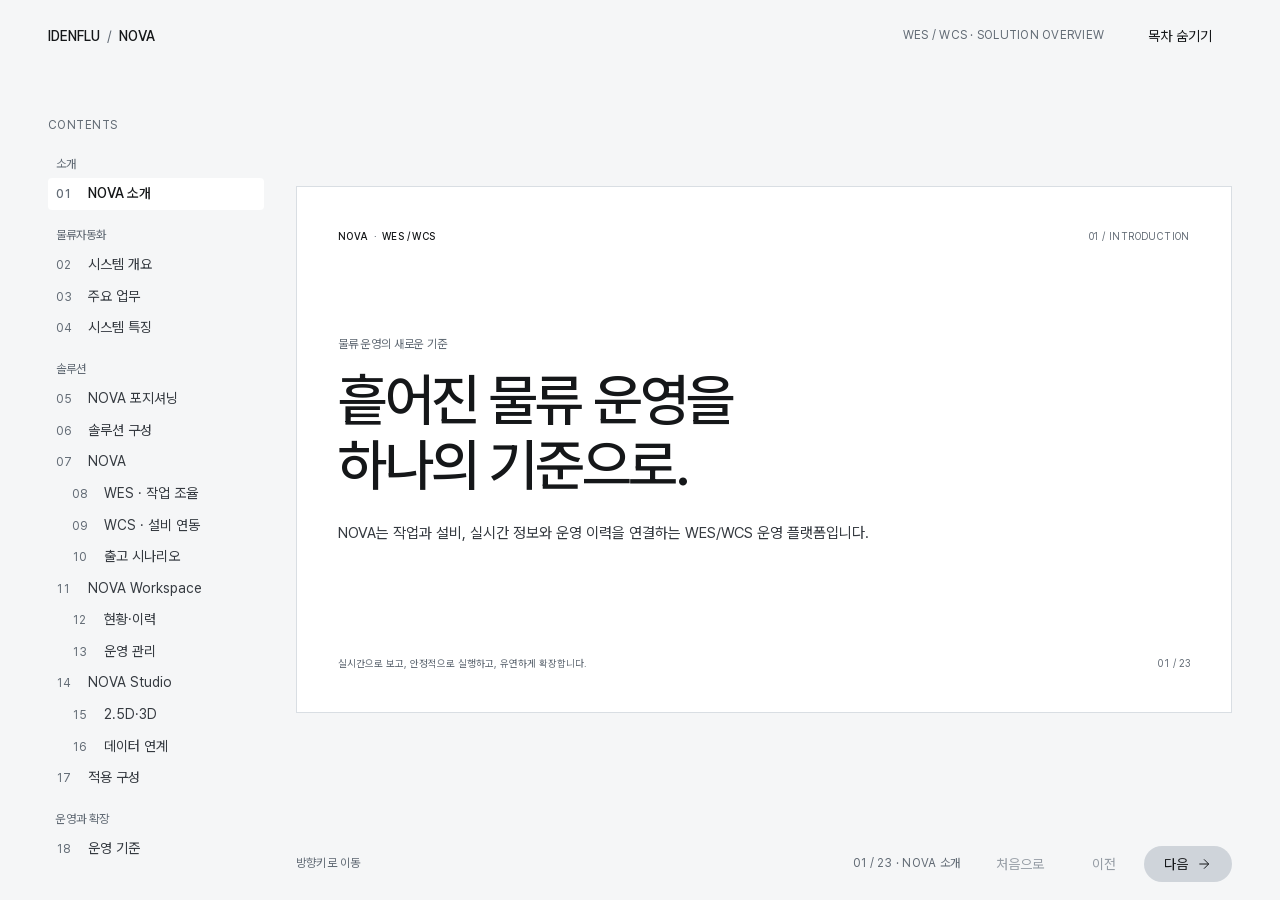
<file: index.html>
<!doctype html>
<html lang="ko">
<head>
  <meta charset="utf-8">
  <meta name="viewport" content="width=device-width, initial-scale=1">
  <meta name="description" content="NOVA WES/WCS 운영 플랫폼 소개 자료">
  <title>NOVA | WES/WCS 운영 플랫폼 소개</title>
  <link rel="stylesheet" href="design-system/font.css">
  <link rel="stylesheet" href="design-system/components.css">
  <link rel="stylesheet" href="presentation/presentation.css?v=eeff4f5d">
  <link rel="stylesheet" href="presentation/diagrams.css?v=619f875d">
  <link rel="stylesheet" href="presentation/product-details.css">
  <script src="presentation/presentation.js" defer></script>
</head>
<body>
  <div class="presentation">
    <header class="presentation-bar" aria-label="소개 자료 정보">
      <a class="presentation-brand" href="#slide-1" data-slide-link="1" aria-label="NOVA 소개 첫 장으로">IDENFLU <span aria-hidden="true">/</span> NOVA</a>
      <div class="presentation-bar__actions"><span class="presentation-bar__meta">WES / WCS <span aria-hidden="true">·</span> SOLUTION OVERVIEW</span><button class="nova-button nova-button--ghost presentation-menu-button" type="button" aria-controls="slide-menu" aria-expanded="true" hidden>목차 숨기기</button></div>
    </header>

    <div class="presentation-layout">
      <details class="slide-menu" id="slide-menu" open>
        <summary class="slide-menu__toggle"><span class="slide-menu__show">목차 보기</span><span class="slide-menu__hide">목차 숨기기</span><svg class="slide-menu__chevron" viewBox="0 0 24 24" fill="none" stroke="currentColor" stroke-width="1.5" stroke-linecap="butt" stroke-linejoin="miter" aria-hidden="true" focusable="false"><path d="m6 9 6 6 6-6"></path></svg></summary>
        <nav class="slide-nav" aria-label="슬라이드 목차">
          <p class="slide-nav__title">CONTENTS</p>
          <ol class="slide-nav__groups">
            <li class="slide-nav__group"><span class="slide-nav__group-title">소개</span><ol>
              <li><a class="slide-nav__link" href="#slide-1" data-slide-link="1"><span aria-hidden="true">01</span><span>NOVA 소개</span></a></li>
            </ol></li>
            <li class="slide-nav__group"><span class="slide-nav__group-title">물류자동화</span><ol>
              <li><a class="slide-nav__link" href="#slide-2" data-slide-link="2"><span aria-hidden="true">02</span><span>시스템 개요</span></a></li>
              <li><a class="slide-nav__link" href="#slide-3" data-slide-link="3"><span aria-hidden="true">03</span><span>주요 업무</span></a></li>
              <li><a class="slide-nav__link" href="#slide-4" data-slide-link="4"><span aria-hidden="true">04</span><span>시스템 특징</span></a></li>
            </ol></li>
            <li class="slide-nav__group"><span class="slide-nav__group-title">솔루션</span><ol>
              <li><a class="slide-nav__link" href="#slide-5" data-slide-link="5"><span aria-hidden="true">05</span><span>NOVA 포지셔닝</span></a></li>
              <li><a class="slide-nav__link" href="#slide-6" data-slide-link="6"><span aria-hidden="true">06</span><span>솔루션 구성</span></a></li>
              <li><a class="slide-nav__link" href="#slide-7" data-slide-link="7"><span aria-hidden="true">07</span><span>NOVA</span></a><ol>
                <li><a class="slide-nav__link slide-nav__link--nested" href="#slide-8" data-slide-link="8"><span aria-hidden="true">08</span><span>WES · 작업 조율</span></a></li>
                <li><a class="slide-nav__link slide-nav__link--nested" href="#slide-9" data-slide-link="9"><span aria-hidden="true">09</span><span>WCS · 설비 연동</span></a></li>
                <li><a class="slide-nav__link slide-nav__link--nested" href="#slide-10" data-slide-link="10"><span aria-hidden="true">10</span><span>출고 시나리오</span></a></li>
              </ol></li>
              <li><a class="slide-nav__link" href="#slide-11" data-slide-link="11"><span aria-hidden="true">11</span><span>NOVA Workspace</span></a><ol>
                <li><a class="slide-nav__link slide-nav__link--nested" href="#slide-12" data-slide-link="12"><span aria-hidden="true">12</span><span>현황·이력</span></a></li>
                <li><a class="slide-nav__link slide-nav__link--nested" href="#slide-13" data-slide-link="13"><span aria-hidden="true">13</span><span>운영 관리</span></a></li>
              </ol></li>
              <li><a class="slide-nav__link" href="#slide-14" data-slide-link="14"><span aria-hidden="true">14</span><span>NOVA Studio</span></a><ol>
                <li><a class="slide-nav__link slide-nav__link--nested" href="#slide-15" data-slide-link="15"><span aria-hidden="true">15</span><span>2.5D·3D</span></a></li>
                <li><a class="slide-nav__link slide-nav__link--nested" href="#slide-16" data-slide-link="16"><span aria-hidden="true">16</span><span>데이터 연계</span></a></li>
              </ol></li>
              <li><a class="slide-nav__link" href="#slide-17" data-slide-link="17"><span aria-hidden="true">17</span><span>적용 구성</span></a></li>
            </ol></li>
            <li class="slide-nav__group"><span class="slide-nav__group-title">운영과 확장</span><ol>
              <li><a class="slide-nav__link" href="#slide-18" data-slide-link="18"><span aria-hidden="true">18</span><span>운영 기준</span></a></li>
              <li><a class="slide-nav__link" href="#slide-19" data-slide-link="19"><span aria-hidden="true">19</span><span>확장 범위</span></a></li>
              <li><a class="slide-nav__link" href="#slide-20" data-slide-link="20"><span aria-hidden="true">20</span><span>플랫폼 구조</span></a></li>
            </ol></li>
            <li class="slide-nav__group"><span class="slide-nav__group-title">도입</span><ol>
              <li><a class="slide-nav__link" href="#slide-21" data-slide-link="21"><span aria-hidden="true">21</span><span>도입 방식</span></a></li>
              <li><a class="slide-nav__link" href="#slide-22" data-slide-link="22"><span aria-hidden="true">22</span><span>도입사례</span></a></li>
              <li><a class="slide-nav__link" href="#slide-23" data-slide-link="23"><span aria-hidden="true">23</span><span>다음 단계</span></a></li>
            </ol></li>
          </ol>
        </nav>
      </details>
      <div class="presentation-content">
    <main class="presentation-main" id="presentation-main" aria-label="NOVA 소개 슬라이드">
      <div class="slide-frame">
        <section class="slide slide--cover slide--section-start" id="slide-1" aria-labelledby="title-1" data-title="NOVA 소개">
          <div class="slide__top"><span class="slide__eyebrow">NOVA <span class="slide__dot" aria-hidden="true">·</span> WES / WCS</span><span class="slide__section">01 / INTRODUCTION</span></div>
          <div class="slide__content cover-content">
            <p class="cover-kicker">물류 운영의 새로운 기준</p>
            <h1 class="cover-title" id="title-1">흩어진 물류 운영을<br>하나의 기준으로.</h1>
            <p class="cover-description">NOVA는 작업과 설비, 실시간 정보와 운영 이력을 연결하는 WES/WCS 운영 플랫폼입니다.</p>
          </div>
          <div class="slide__bottom"><span>실시간으로 보고, 안정적으로 실행하고, 유연하게 확장합니다.</span><span class="slide__page">01 / 23</span></div>
        </section>

        <section class="slide slide--section-start" id="slide-2" aria-labelledby="title-2" data-title="물류자동화 개요">
          <div class="slide__top"><span class="slide__eyebrow">LOGISTICS AUTOMATION / SYSTEM</span><span class="slide__section">02 / 시스템 개요</span></div>
          <div class="slide__content diagram-content">
            <div class="diagram-heading"><h2 class="slide-title" id="title-2">업무 요청에서 현장 실행까지</h2><p class="slide-copy">시스템의 요청을 작업과 설비 명령으로 연결하고, 실행 결과를 다시 운영에 반영합니다.</p></div>
            <figure class="explain-diagram" aria-label="업무 시스템에서 실행·제어 계층을 거쳐 자동화 설비로 요청이 전달되고 결과가 돌아오는 구조">
              <div class="diagram-flow diagram-flow--three">
                <div class="diagram-node "><span class="diagram-node__kicker">주문 · 재고 · 생산</span><h3>업무 시스템</h3><p>ERP · WMS · MES</p></div><div class="diagram-link" aria-hidden="true"><span>요청</span><svg class="diagram-arrow" viewBox="0 0 40 20" fill="none" stroke="currentColor" stroke-width="1.25" stroke-linecap="butt" stroke-linejoin="miter" aria-hidden="true" focusable="false"><path d="M2 10h34m-6-6 6 6-6 6"/></svg></div><div class="diagram-node diagram-node--ink"><span class="diagram-node__kicker">작업과 실행을 연결</span><h3>실행·제어</h3><p>작업 조율 · 설비 연동</p></div><div class="diagram-link" aria-hidden="true"><span>명령</span><svg class="diagram-arrow" viewBox="0 0 40 20" fill="none" stroke="currentColor" stroke-width="1.25" stroke-linecap="butt" stroke-linejoin="miter" aria-hidden="true" focusable="false"><path d="M2 10h34m-6-6 6 6-6 6"/></svg></div><div class="diagram-node "><span class="diagram-node__kicker">보관 · 이송 · 분류</span><h3>자동화 설비</h3><p>ASRS · AGV/AMR · 컨베이어</p></div>
              </div>
              <div class="diagram-return"><span>진행 · 완료 · 알람을 다시 운영에 반영</span></div>
            </figure>
          </div>
          <div class="slide__bottom"><span>실제 연계 대상과 구성은 현장 조건에 따라 달라집니다.</span><span class="slide__page">02 / 23</span></div>
        </section>

        <section class="slide" id="slide-3" aria-labelledby="title-3" data-title="물류자동화 주요 업무">
          <div class="slide__top"><span class="slide__eyebrow">LOGISTICS AUTOMATION / WORK</span><span class="slide__section">03 / 주요 업무</span></div>
          <div class="slide__content problem-layout">
            <div><p class="slide__overline">요청부터 확인까지</p><h2 class="slide-title" id="title-3">작업을 실행하고,<br>설비를 연결하고,<br>운영을 확인합니다.</h2><p class="slide-copy">현장 업무와 설비 조건을 함께 살펴 필요한 실행·제어 범위를 정합니다.</p></div>
            <div class="problem-list" aria-label="물류자동화 주요 업무">
              <article class="problem-item"><span class="problem-item__number">01</span><div><h3>작업 실행 관리</h3><p>요청을 작업으로 구성하고 순서와 진행 상태를 관리합니다.</p></div></article>
              <article class="problem-item"><span class="problem-item__number">02</span><div><h3>설비 연동·제어</h3><p>설비별 명령을 전달하고 진행·완료·알람을 수집합니다.</p></div></article>
              <article class="problem-item"><span class="problem-item__number">03</span><div><h3>운영 현황과 이력</h3><p>작업과 설비 상태, 알람과 운영 이력을 확인합니다.</p></div></article>
            </div>
          </div>
          <div class="slide__bottom"><span>작업 관리 <span aria-hidden="true">/</span> 설비 연동 <span aria-hidden="true">/</span> 현황과 이력</span><span class="slide__page">03 / 23</span></div>
        </section>

        <section class="slide" id="slide-4" aria-labelledby="title-4" data-title="물류자동화 특징">
          <div class="slide__top"><span class="slide__eyebrow">LOGISTICS AUTOMATION / PRINCIPLES</span><span class="slide__section">04 / 시스템 특징</span></div>
          <div class="slide__content stacked-content">
            <div><p class="slide__overline">일관된 기준 위에 현장의 차이를 반영</p><h2 class="slide-title" id="title-4">연결하고, 확인하고,<br>현장에 맞춰 확장합니다.</h2><p class="slide-copy">공통 운영 기준을 바탕으로 시스템과 설비를 연결하고, 실제 업무 조건에 맞게 적용 범위를 설계합니다.</p></div>
            <div class="value-grid" aria-label="물류자동화 특징">
              <article class="value-item"><span class="value-item__index">01 / CONNECT</span><h3>연결된 실행</h3><p>상위 시스템의 요청과 설비의 실행 결과를 같은 흐름으로 이어갑니다.</p></article>
              <article class="value-item"><span class="value-item__index">02 / VISIBILITY</span><h3>운영 가시성</h3><p>작업 진행, 설비 상태와 알람을 확인할 수 있도록 정보를 연결합니다.</p></article>
              <article class="value-item"><span class="value-item__index">03 / ADAPT</span><h3>현장 맞춤 확장</h3><p>업무 규칙과 설비 인터페이스를 확인해 필요한 구간부터 구성합니다.</p></article>
            </div>
          </div>
          <div class="slide__bottom"><span>연결 <span aria-hidden="true">/</span> 가시성 <span aria-hidden="true">/</span> 확장</span><span class="slide__page">04 / 23</span></div>
        </section>

        <section class="slide slide--section-start" id="slide-5" aria-labelledby="title-5" data-title="NOVA 도입 방식의 위치">
          <div class="slide__top"><span class="slide__eyebrow">NOVA / POSITIONING</span><span class="slide__section">05 / NOVA 포지셔닝</span></div>
          <div class="slide__content diagram-content">
            <div class="diagram-heading"><h2 class="slide-title" id="title-5">표준화된 기반, 현장에 맞춘 확장</h2><p class="slide-copy">표준화와 검증을 바탕으로 안정적인 서비스를 제공합니다.</p></div>
            <figure class="explain-diagram position-spectrum" aria-label="SI 개발과 패키지 제품 사이에서, NOVA가 표준화된 플랫폼과 현장별 확장·검증을 결합하는 개념적 범위">
              <ol class="position-spectrum__items">
                <li><h3>SI 개발</h3><p><span class="position-spectrum__point">프로젝트별 설계·개발</span><span class="position-spectrum__point">기간·비용·안정성 확보 부담</span></p></li>
                <li class="position-spectrum__nova"><h3>NOVA</h3><p><span class="position-spectrum__point">표준화·검증된 플랫폼 기반</span><span class="position-spectrum__point">현장에 맞춘 업무·설비 확장</span></p></li>
                <li><h3>패키지 제품</h3><p><span class="position-spectrum__point">제품 기능에 맞춘 도입</span><span class="position-spectrum__point">업무·운영 방식을 조정하는 부담</span></p></li>
              </ol>
            </figure>
          </div>
          <div class="slide__bottom"><span>개념적 위치이며, 개발과 설정 범위는 현장 요구에 따라 달라집니다.</span><span class="slide__page">05 / 23</span></div>
        </section>

        <section class="slide" id="slide-6" aria-labelledby="title-6" data-title="솔루션 구성">
          <div class="slide__top"><span class="slide__eyebrow">NOVA / SOLUTIONS</span><span class="slide__section">06 / 솔루션 구성</span></div>
          <div class="slide__content diagram-content">
            <div class="diagram-heading"><h2 class="slide-title" id="title-6">실행·운영·시각화의 연결</h2><p class="slide-copy">NOVA의 실행 데이터를 운영 화면과 현장 시각화에 연결합니다.</p></div>
            <figure class="explain-diagram solution-map" aria-label="NOVA WES·WCS의 운영 데이터가 NOVA Workspace와 NOVA Studio로 연결되는 관계">
              <div class="solution-map__views">
                <div class="diagram-node "><span class="diagram-node__kicker">NOVA의 운영 화면</span><h3>NOVA Workspace</h3><p>현황 · 이력 · 사용자 · 설정</p></div><div class="diagram-node "><span class="diagram-node__kicker">현장 시각화</span><h3>NOVA Studio</h3><p>2.5D·3D 현장 배치 · 상태 · 알람</p></div>
              </div>
              <div class="diagram-branches" aria-hidden="true"><svg viewBox="0 0 800 48" preserveAspectRatio="none" fill="none" stroke="currentColor" stroke-width="1.25"><path d="M400 47V27H200V2M400 27H600V2" vector-effect="non-scaling-stroke"/><path d="m194 8 6-6 6 6m388 0 6-6 6 6" vector-effect="non-scaling-stroke"/></svg></div>
              <div class="solution-map__core"><h3>NOVA</h3><span>WES · 작업 조율</span><span>WCS · 설비 연동</span></div>
            </figure>
          </div>
          <div class="slide__bottom"><span>Workspace는 NOVA의 운영 화면이며, Studio는 NOVA 또는 기존 시스템과 연계합니다.</span><span class="slide__page">06 / 23</span></div>
        </section>

        <section class="slide" id="slide-7" aria-labelledby="title-7" data-title="NOVA 실행·제어">
          <div class="slide__top"><span class="slide__eyebrow">NOVA / EXECUTION &amp; CONTROL</span><span class="slide__section">07 / NOVA 실행·제어</span></div>
          <div class="slide__content diagram-content">
            <div class="diagram-heading"><h2 class="slide-title" id="title-7">작업 순서를 설비 실행으로</h2><p class="slide-copy">WES가 실행할 작업을 조율하고, WCS가 설비별 명령 전달과 상태 수집을 맡습니다.</p></div>
            <figure class="explain-diagram" aria-label="상위 시스템의 요청이 WES 작업 조율, WCS 명령 변환을 거쳐 설비에 전달되고 상태가 회수되는 흐름">
              <div class="diagram-flow diagram-flow--four">
                <div class="diagram-node"><span class="diagram-node__kicker">요청</span><h3>상위 시스템</h3><p>ERP · WMS · MES</p></div>
                <div class="diagram-link" aria-hidden="true"><span>작업 요청</span><svg class="diagram-arrow" viewBox="0 0 40 20" fill="none" stroke="currentColor" stroke-width="1.25" stroke-linecap="butt" stroke-linejoin="miter" aria-hidden="true" focusable="false"><path d="M2 10h34m-6-6 6 6-6 6"/></svg></div>
                <div class="execution-group" role="group" aria-labelledby="execution-group-title">
                  <div class="execution-group__header"><h3 id="execution-group-title">NOVA</h3><span>실행·제어</span></div>
                  <div class="execution-group__flow">
                    <div class="diagram-node"><span class="diagram-node__kicker">작업 조율</span><h4>WES</h4><p>작업 구성<br>우선순위 · 예외 관리</p></div>
                    <div class="diagram-link" aria-hidden="true"><span>작업 지시</span><svg class="diagram-arrow" viewBox="0 0 40 20" fill="none" stroke="currentColor" stroke-width="1.25" stroke-linecap="butt" stroke-linejoin="miter" aria-hidden="true" focusable="false"><path d="M2 10h34m-6-6 6 6-6 6"/></svg></div>
                    <div class="diagram-node"><span class="diagram-node__kicker">설비 연동</span><h4>WCS</h4><p>명령 변환<br>상태 수집 · 연결 확인</p></div>
                  </div>
                </div>
                <div class="diagram-link" aria-hidden="true"><span>설비 명령</span><svg class="diagram-arrow" viewBox="0 0 40 20" fill="none" stroke="currentColor" stroke-width="1.25" stroke-linecap="butt" stroke-linejoin="miter" aria-hidden="true" focusable="false"><path d="M2 10h34m-6-6 6 6-6 6"/></svg></div>
                <div class="diagram-node"><span class="diagram-node__kicker">현장</span><h3>설비</h3><p>지시 실행<br>진행 · 완료 · 알람</p></div>
              </div>
              <div class="diagram-return"><span>설비 상태 · 실행 결과를 회수해 다음 작업에 반영</span></div>
            </figure>
          </div>
          <div class="slide__bottom"><span>연동 설비 예시: ASRS / AGV·AMR / 컨베이어 / 소터</span><span class="slide__page">07 / 23</span></div>
        </section>

        <section class="slide slide--detail" id="slide-8" aria-labelledby="title-8" data-title="NOVA · WES 상세" data-detail-product="NOVA">
          <div class="slide__top"><span class="slide__eyebrow">NOVA / WES · DETAIL</span><span class="slide__section">08 / WES 상세</span></div>
          <div class="slide__content product-detail-content">
            <h2 class="slide-title" id="title-8">작업 구성과 실행 순서 관리</h2>
            <div class="product-detail-layout"><div class="product-detail-list"><article><span>01</span><div><h3>작업 구성</h3><p>상위 요청을 현장에서 처리할 작업으로 나눕니다.</p></div></article><article><span>02</span><div><h3>순서 조정</h3><p>우선순위와 현장 상황에 맞춰 대기 작업을 정렬합니다.</p></div></article><article><span>03</span><div><h3>상태 관리</h3><p>진행·완료·예외를 확인해 후속 실행에 반영합니다.</p></div></article></div>
            <figure class="explain-diagram detail-state-model" aria-label="작업 상태 개념: 대기에서 진행, 완료로 이어지며 예외는 운영 기준에 따라 확인">
              <figcaption class="detail-figure-label">작업 상태의 개념</figcaption>
              <ol class="detail-states"><li>대기</li><li>진행</li><li>완료</li></ol>
              <div class="detail-exception"><img class="diagram-icon" src="design-system/icons/warning.svg" alt=""><div><h3>예외</h3><p>현장 기준에 따라 확인</p></div></div>
            </figure></div>
          </div>
          <div class="slide__bottom"><span>상태와 전이 기준은 적용 업무에 맞춰 정합니다.</span><span class="slide__page">08 / 23</span></div>
        </section>

        <section class="slide slide--detail" id="slide-9" aria-labelledby="title-9" data-title="NOVA · WCS 상세" data-detail-product="NOVA">
          <div class="slide__top"><span class="slide__eyebrow">NOVA / WCS · DETAIL</span><span class="slide__section">09 / WCS 상세</span></div>
          <div class="slide__content product-detail-content">
            <h2 class="slide-title" id="title-9">설비 명령과 실행 결과 연결</h2>
            <div class="product-detail-layout"><div class="product-detail-list"><article><span>01</span><div><h3>설비 연결</h3><p>장비별 통신 방식과 명령·상태 정보를 연결합니다.</p></div></article><article><span>02</span><div><h3>명령·결과 처리</h3><p>작업 지시를 변환하고 실행 상태를 수집합니다.</p></div></article><article><span>03</span><div><h3>연결 상태 확인</h3><p>통신 단절과 응답 지연을 확인합니다.</p></div></article></div>
            <figure class="explain-diagram detail-exchange" aria-label="작업 지시는 WES에서 WCS를 거쳐 설비로, 상태와 결과는 설비에서 WCS를 거쳐 WES로 전달">
              <div><p class="detail-figure-label">작업 지시</p><div class="detail-exchange-row"><span>WES</span><svg class="diagram-arrow" viewBox="0 0 40 20" fill="none" stroke="currentColor" stroke-width="1.25" stroke-linecap="butt" stroke-linejoin="miter" aria-hidden="true" focusable="false"><path d="M2 10h34m-6-6 6 6-6 6"/></svg><span>WCS</span><svg class="diagram-arrow" viewBox="0 0 40 20" fill="none" stroke="currentColor" stroke-width="1.25" stroke-linecap="butt" stroke-linejoin="miter" aria-hidden="true" focusable="false"><path d="M2 10h34m-6-6 6 6-6 6"/></svg><span>설비</span></div></div>
              <div><p class="detail-figure-label">상태·결과</p><div class="detail-exchange-row"><span>설비</span><svg class="diagram-arrow" viewBox="0 0 40 20" fill="none" stroke="currentColor" stroke-width="1.25" stroke-linecap="butt" stroke-linejoin="miter" aria-hidden="true" focusable="false"><path d="M2 10h34m-6-6 6 6-6 6"/></svg><span>WCS</span><svg class="diagram-arrow" viewBox="0 0 40 20" fill="none" stroke="currentColor" stroke-width="1.25" stroke-linecap="butt" stroke-linejoin="miter" aria-hidden="true" focusable="false"><path d="M2 10h34m-6-6 6 6-6 6"/></svg><span>WES</span></div></div>
            </figure></div>
          </div>
          <div class="slide__bottom"><span>제어 범위와 프로토콜은 설비 사양을 확인해 정합니다.</span><span class="slide__page">09 / 23</span></div>
        </section>

        <section class="slide" id="slide-10" aria-labelledby="title-10" data-title="출고 시나리오 · 실행">
          <div class="slide__top"><span class="slide__eyebrow">NOVA / EXAMPLE</span><span class="slide__section">10 / 출고 시나리오</span></div>
          <div class="slide__content diagram-content">
            <div class="diagram-heading"><h2 class="slide-title" id="title-10">급한 출고 요청이 들어오면</h2><p class="slide-copy">우선순위와 현장 상태를 반영해 대기 작업의 실행 순서를 조정합니다.</p></div>
            <figure class="explain-diagram priority-diagram" aria-label="변경 전에는 일반 출고가 첫 번째, 우선 출고가 두 번째이며 조정 후에는 우선 출고가 먼저 배치되는 예시">
              <div class="priority-diagram__comparison"><div class="queue-state"><p class="diagram-label">변경 전</p><ol class="job-queue" aria-label="변경 전 대기 작업 순서"><li class="queue-job"><span class="queue-job__rank">01</span><div><h3>일반 출고</h3><p>먼저 대기한 작업</p></div></li><li class="queue-job queue-job--priority"><span class="queue-job__rank">02</span><div><h3>우선 출고</h3><p>변경된 우선순위</p></div></li></ol></div><div class="diagram-link" aria-hidden="true"><span>순서 조정</span><svg class="diagram-arrow" viewBox="0 0 40 20" fill="none" stroke="currentColor" stroke-width="1.25" stroke-linecap="butt" stroke-linejoin="miter" aria-hidden="true" focusable="false"><path d="M2 10h34m-6-6 6 6-6 6"/></svg></div><div class="queue-state"><p class="diagram-label">조정 후</p><ol class="job-queue" aria-label="조정 후 대기 작업 순서"><li class="queue-job queue-job--priority"><span class="queue-job__rank">01</span><div><h3>우선 출고</h3><p>변경된 우선순위</p></div></li><li class="queue-job"><span class="queue-job__rank">02</span><div><h3>일반 출고</h3><p>먼저 대기한 작업</p></div></li></ol></div></div>
              <div class="scenario-chain" aria-label="출고 실행의 네 단계"><span>WMS 요청</span><svg class="diagram-arrow" viewBox="0 0 40 20" fill="none" stroke="currentColor" stroke-width="1.25" stroke-linecap="butt" stroke-linejoin="miter" aria-hidden="true" focusable="false"><path d="M2 10h34m-6-6 6 6-6 6"/></svg><span>WES 순서 조정</span><svg class="diagram-arrow" viewBox="0 0 40 20" fill="none" stroke="currentColor" stroke-width="1.25" stroke-linecap="butt" stroke-linejoin="miter" aria-hidden="true" focusable="false"><path d="M2 10h34m-6-6 6 6-6 6"/></svg><span>WCS 실행</span><svg class="diagram-arrow" viewBox="0 0 40 20" fill="none" stroke="currentColor" stroke-width="1.25" stroke-linecap="butt" stroke-linejoin="miter" aria-hidden="true" focusable="false"><path d="M2 10h34m-6-6 6 6-6 6"/></svg><span>진행·결과 확인</span></div>
            </figure>
          </div>
          <div class="slide__bottom"><span>기능 이해를 위한 예시입니다. 작업 순서와 적용 규칙은 현장 조건에 따라 달라집니다.</span><span class="slide__page">10 / 23</span></div>
        </section>

        <section class="slide" id="slide-11" aria-labelledby="title-11" data-title="NOVA Workspace">
          <div class="slide__top"><span class="slide__eyebrow">NOVA / WORKSPACE</span><span class="slide__section">11 / 브라우저 운영 화면</span></div>
          <div class="slide__content stacked-content">
            <div class="experience-layout">
              <div><p class="slide__overline">같은 출고 작업 / 운영 확인</p><h2 class="slide-title" id="title-11">출고 작업의 진행과<br>결과를 확인합니다</h2><p class="slide-copy">NOVA Workspace에서 출고 작업의 진행과 설비 상태, 알람·이력을 확인하고 운영 환경을 관리합니다.</p></div>
              <aside class="visual-slot" aria-label="시각자료 준비 영역: NOVA Workspace 운영 화면">
                <span class="visual-slot__type">VISUAL PLACEHOLDER / 01</span>
                <div><h3>출고 작업 현황 화면</h3><p>운영 요약·작업 상태와 알람·이력 조회</p></div>
                <span class="visual-slot__note">시각자료 준비 영역</span>
              </aside>
            </div>
            <div class="experience-grid" aria-label="Workspace 주요 기능">
              <article><span>01 / 작업</span><h3>진행 확인</h3><p>대기·진행·완료 상태와 설비 현황</p></article>
              <article><span>02 / 이력</span><h3>예외 추적</h3><p>알람 발생 시각과 복구 상태 조회</p></article>
              <article><span>03 / 관리</span><h3>운영 환경</h3><p>사용자·권한·설정·스케줄 관리</p></article>
            </div>
          </div>
          <div class="slide__bottom"><span>화면 구성과 표시 항목은 적용 범위에 따라 달라질 수 있습니다.</span><span class="slide__page">11 / 23</span></div>
        </section>

        <section class="slide slide--detail" id="slide-12" aria-labelledby="title-12" data-title="Workspace · 현황·이력 상세" data-detail-product="Workspace">
          <div class="slide__top"><span class="slide__eyebrow">NOVA WORKSPACE / OPERATIONS · DETAIL</span><span class="slide__section">12 / 현황·이력 상세</span></div>
          <div class="slide__content product-detail-content">
            <h2 class="slide-title" id="title-12">작업 현황과 이력을 한곳에서</h2>
            <div class="product-detail-layout"><div class="product-detail-list"><article><span>01</span><div><h3>운영 요약</h3><p>주요 지표와 처리 추이로 현황을 살펴봅니다.</p></div></article><article><span>02</span><div><h3>작업·설비 조회</h3><p>작업 진행과 설비 사용 현황을 확인합니다.</p></div></article><article><span>03</span><div><h3>알람·이력 조회</h3><p>발생 시각과 이상 내용, 복구 상태를 확인합니다.</p></div></article></div><aside class="visual-slot product-detail-slot" aria-label="시각자료 준비 영역: 현황·이력 화면"><span class="visual-slot__type">VISUAL PLACEHOLDER / 02</span><div><h3>현황·이력 화면</h3><p>작업 진행, 설비 현황과 알람 목록을 설명할 화면</p></div><span class="visual-slot__note">실제 화면 준비 영역</span></aside></div>
          </div>
          <div class="slide__bottom"><span>표시 항목은 적용 업무와 데이터 연계 범위에 맞춰 정합니다.</span><span class="slide__page">12 / 23</span></div>
        </section>

        <section class="slide slide--detail" id="slide-13" aria-labelledby="title-13" data-title="Workspace · 운영 관리 상세" data-detail-product="Workspace">
          <div class="slide__top"><span class="slide__eyebrow">NOVA WORKSPACE / ADMINISTRATION · DETAIL</span><span class="slide__section">13 / 운영 관리 상세</span></div>
          <div class="slide__content product-detail-content">
            <h2 class="slide-title" id="title-13">사용자와 운영 환경 관리</h2>
            <div class="product-detail-layout"><div class="product-detail-list"><article><span>01</span><div><h3>사용자·역할</h3><p>업무별 권한과 접근할 메뉴를 설정합니다.</p></div></article><article><span>02</span><div><h3>설정·스케줄</h3><p>환경 설정과 정기 작업의 일정을 관리합니다.</p></div></article><article><span>03</span><div><h3>운영 점검</h3><p>일일 집계와 서버 상태를 확인합니다.</p></div></article></div><aside class="visual-slot product-detail-slot" aria-label="시각자료 준비 영역: 권한·운영 설정 화면"><span class="visual-slot__type">VISUAL PLACEHOLDER / 03</span><div><h3>권한·운영 설정 화면</h3><p>사용자·역할 또는 설정·스케줄 화면의 주요 항목</p></div><span class="visual-slot__note">실제 화면 준비 영역</span></aside></div>
          </div>
          <div class="slide__bottom"><span>메뉴와 권한의 구성은 담당 업무에 맞춰 정합니다.</span><span class="slide__page">13 / 23</span></div>
        </section>

        <section class="slide" id="slide-14" aria-labelledby="title-14" data-title="NOVA Studio">
          <div class="slide__top"><span class="slide__eyebrow">NOVA / STUDIO</span><span class="slide__section">14 / 시각화·모니터링</span></div>
          <div class="slide__content stacked-content">
            <div class="experience-layout">
              <div><p class="slide__overline">같은 출고 작업 / 현장 파악</p><h2 class="slide-title" id="title-14">출고 구간과 이상 위치를<br>현장 배치에서 확인합니다</h2><p class="slide-copy">출고 구간의 작업과 설비 상태를 2.5D·3D 배치에서 확인합니다. 알람이 발생하면 해당 위치를 함께 살펴봅니다.</p></div>
              <aside class="visual-slot" aria-label="시각자료 준비 영역: NOVA Studio 현장 시각화">
                <span class="visual-slot__type">VISUAL PLACEHOLDER / 04</span>
                <div><h3>출고 구간 현장 배치</h3><p>같은 출고 구간의 설비 상태와 알람 위치</p></div>
                <span class="visual-slot__note">시각자료 준비 영역</span>
              </aside>
            </div>
            <div class="experience-grid" aria-label="Studio 주요 특징">
              <article><span>01 / 2.5D</span><h3>전체 흐름</h3><p>라인 배치와 구역별 상태 비교</p></article>
              <article><span>02 / 3D</span><h3>공간과 구조</h3><p>설비 높이와 주변 연결 관계 확인</p></article>
              <article><span>03 / 알람</span><h3>이상 위치</h3><p>문제 설비와 주변 구간 확인</p></article>
            </div>
          </div>
          <div class="slide__bottom"><span>표현 방식과 외부 연계 범위는 현장 자료와 인터페이스에 따라 달라집니다.</span><span class="slide__page">14 / 23</span></div>
        </section>

        <section class="slide slide--detail" id="slide-15" aria-labelledby="title-15" data-title="Studio · 2.5D·3D 상세" data-detail-product="Studio">
          <div class="slide__top"><span class="slide__eyebrow">NOVA STUDIO / VIEWS · DETAIL</span><span class="slide__section">15 / 2.5D·3D 상세</span></div>
          <div class="slide__content product-detail-content">
            <h2 class="slide-title" id="title-15">확인할 정보에 맞춘 2.5D·3D</h2>
            <div class="product-detail-comparison">
              <article><h3 class="detail-comparison-title">2.5D <span>전체 흐름</span></h3><aside class="visual-slot product-detail-slot" aria-label="시각자료 준비 영역: 2.5D 라인·구역 배치"><span class="visual-slot__type">VISUAL PLACEHOLDER / 05</span><div><h3>2.5D 라인·구역 배치</h3><p>여러 구역의 작업 진행과 대기·이상을 비교할 화면</p></div><span class="visual-slot__note">실제 화면 준비 영역</span></aside><p class="detail-comparison-copy">컨베이어·분류 라인의 전체 배치와 구역 간 흐름을 살펴봅니다.</p></article>
              <article><h3 class="detail-comparison-title">3D <span>높이와 공간</span></h3><aside class="visual-slot product-detail-slot" aria-label="시각자료 준비 영역: 3D 설비·공간 배치"><span class="visual-slot__type">VISUAL PLACEHOLDER / 06</span><div><h3>3D 설비·공간 배치</h3><p>다단 랙과 높이가 다른 이송 설비를 살펴볼 화면</p></div><span class="visual-slot__note">실제 화면 준비 영역</span></aside><p class="detail-comparison-copy">설비의 높이와 주변 연결 관계, 이상 위치를 함께 파악합니다.</p></article>
            </div>
          </div>
          <div class="slide__bottom"><span>두 표현 모두 작업·설비·알람 정보를 현장 배치에 연결합니다.</span><span class="slide__page">15 / 23</span></div>
        </section>

        <section class="slide slide--detail" id="slide-16" aria-labelledby="title-16" data-title="Studio · 데이터 연계 상세" data-detail-product="Studio">
          <div class="slide__top"><span class="slide__eyebrow">NOVA STUDIO / DATA · DETAIL</span><span class="slide__section">16 / 데이터 연계 상세</span></div>
          <div class="slide__content product-detail-content">
            <h2 class="slide-title" id="title-16">운영 데이터와 현장 위치 연결</h2>
            <div class="product-detail-layout"><div class="product-detail-list"><article><span>01</span><div><h3>운영 정보</h3><p>작업 진행, 설비 상태와 알람을 연계합니다.</p></div></article><article><span>02</span><div><h3>설비 위치 연결</h3><p>설비 식별 정보와 상태 값을 현장 위치에 맞춥니다.</p></div></article><article><span>03</span><div><h3>연계 조건</h3><p>데이터 제공 방식, 갱신 기준과 구현 담당을 정합니다.</p></div></article></div>
            <figure class="explain-diagram detail-data-map" aria-label="NOVA 또는 기존 시스템의 운영 데이터를 설비 식별 정보와 맞춰 Studio 현장 배치에 표시">
              <div class="detail-data-map__source"><h3>NOVA / 기존 시스템</h3><p>WMS · WCS · MES 등</p></div>
              <div class="detail-data-map__link"><svg class="diagram-arrow" viewBox="0 0 40 20" fill="none" stroke="currentColor" stroke-width="1.25" stroke-linecap="butt" stroke-linejoin="miter" aria-hidden="true" focusable="false"><path d="M2 10h34m-6-6 6 6-6 6"/></svg><span>운영 데이터 · API</span></div>
              <div class="detail-data-map__target"><span>설비 식별 정보 · 상태 값</span><h3>Studio</h3><p>2.5D·3D 현장 배치</p></div>
            </figure></div>
          </div>
          <div class="slide__bottom"><span>표시할 구간과 데이터 제공 가능 범위를 먼저 확인합니다.</span><span class="slide__page">16 / 23</span></div>
        </section>

        <section class="slide" id="slide-17" aria-labelledby="title-17" data-title="솔루션 적용 구성">
          <div class="slide__top"><span class="slide__eyebrow">NOVA / CONFIGURATION</span><span class="slide__section">17 / 적용 구성</span></div>
          <div class="slide__content diagram-content">
            <div class="diagram-heading"><h2 class="slide-title" id="title-17">현재 시스템에 맞춘 적용 구성</h2><p class="slide-copy">NOVA 통합 또는 기존 시스템과의 Studio 연계를 선택합니다.</p></div>
            <figure class="explain-diagram configuration-map" aria-label="NOVA 통합 구성과 기존 운영 시스템에 Studio를 연결하는 구성의 비교">
              <div class="configuration-map__option"><h3 class="diagram-option-title">01 <span>NOVA 통합</span></h3>
                <div class="configuration-map__screens"><span>Workspace</span><span>Studio</span></div>
                <div class="diagram-branches" aria-hidden="true"><svg viewBox="0 0 800 48" preserveAspectRatio="none" fill="none" stroke="currentColor" stroke-width="1.25"><path d="M400 47V27H200V2M400 27H600V2" vector-effect="non-scaling-stroke"/><path d="m194 8 6-6 6 6m388 0 6-6 6 6" vector-effect="non-scaling-stroke"/></svg><span>운영 데이터</span></div>
                <div class="configuration-map__base configuration-map__base--ink"><strong>NOVA</strong><span>WES · WCS</span></div>
              </div>
              <div class="configuration-map__option"><h3 class="diagram-option-title">02 <span>기존 시스템 연계</span></h3>
                <div class="configuration-map__screens configuration-map__screens--single"><span>Studio <small>현장 뷰어 · 운영 패널</small></span></div>
                <div class="diagram-up-link" aria-hidden="true"><svg class="diagram-arrow" viewBox="0 0 40 20" fill="none" stroke="currentColor" stroke-width="1.25" stroke-linecap="butt" stroke-linejoin="miter" aria-hidden="true" focusable="false"><path d="M2 10h34m-6-6 6 6-6 6"/></svg><span>운영 데이터 · API</span></div>
                <div class="configuration-map__base"><strong>기존 운영 시스템</strong><span>WMS · WCS · MES 등</span></div>
              </div>
            </figure>
          </div>
          <div class="slide__bottom"><span>현장 배치 자료와 데이터 제공 방식에 따라 구성·연계 범위를 협의합니다.</span><span class="slide__page">17 / 23</span></div>
        </section>

        <section class="slide slide--section-start" id="slide-18" aria-labelledby="title-18" data-title="예외 대응과 운영 점검">
          <div class="slide__top"><span class="slide__eyebrow">OPERATIONS / EXCEPTIONS</span><span class="slide__section">18 / 운영 기준</span></div>
          <div class="slide__content problem-layout">
            <div><p class="slide__overline">운영 중 확인할 정보와 대응 절차</p><h2 class="slide-title" id="title-18">예외 대응과<br>운영 점검 기준</h2><p class="slide-copy">작업·설비 상태와 이력을 바탕으로 운영자가 확인할 항목과 대응 절차를 정합니다.</p></div>
            <div class="problem-list" aria-label="운영 기준 검토 항목">
              <article class="problem-item"><span class="problem-item__number">01</span><div><h3>무엇을 확인할지</h3><p>작업 예외, 설비 알람, 통신 단절·응답 지연의 확인 기준을 정합니다.</p></div></article>
              <article class="problem-item"><span class="problem-item__number">02</span><div><h3>누가 대응할지</h3><p>사용자 역할과 권한에 맞춰 확인 업무와 대응 담당을 정리합니다.</p></div></article>
              <article class="problem-item"><span class="problem-item__number">03</span><div><h3>무엇을 개선할지</h3><p>운영 이력과 점검 결과를 바탕으로 설정과 업무 규칙의 개선 범위를 검토합니다.</p></div></article>
            </div>
          </div>
          <div class="slide__bottom"><span>예외 대응과 유지보수의 범위·담당·지원 조건은 도입 시 협의합니다.</span><span class="slide__page">18 / 23</span></div>
        </section>

        <section class="slide" id="slide-19" aria-labelledby="title-19" data-title="업무·설비·화면 확장">
          <div class="slide__top"><span class="slide__eyebrow">OPERATIONS / EXPANSION</span><span class="slide__section">19 / 확장 범위</span></div>
          <div class="slide__content stacked-content">
            <div><p class="slide__overline">적용 결과를 확인한 뒤 다음 공정으로</p><h2 class="slide-title" id="title-19">업무·설비·화면의<br>확장 범위를 정합니다</h2><p class="slide-copy">추가할 공정의 업무 규칙과 인터페이스를 확인하고, 기존 운영에 미치는 영향을 함께 검토합니다.</p></div>
            <div class="value-grid" aria-label="확장 시 검토할 항목">
              <article class="value-item"><span class="value-item__index">01 / 업무</span><h3>작업과 실행 규칙</h3><p>신규 업무의 작업 구성, 우선순위와 예외 처리 기준을 정합니다.</p></article>
              <article class="value-item"><span class="value-item__index">02 / 설비</span><h3>연동 인터페이스</h3><p>추가 설비의 명령과 상태 데이터, 연결 방식을 확인합니다.</p></article>
              <article class="value-item"><span class="value-item__index">03 / 화면</span><h3>운영 정보와 현장 배치</h3><p>표시할 구역과 설비, 지표·알람을 데이터에 맞춰 구성합니다.</p></article>
            </div>
          </div>
          <div class="slide__bottom"><span>기존 구성의 활용 범위와 변경 영향을 확인한 뒤 적용 순서와 범위를 협의합니다.</span><span class="slide__page">19 / 23</span></div>
        </section>

        <section class="slide" id="slide-20" aria-labelledby="title-20" data-title="NOVA 플랫폼 구조">
          <div class="slide__top"><span class="slide__eyebrow">NOVA / STRUCTURE</span><span class="slide__section">20 / 플랫폼 구조</span></div>
          <div class="slide__content diagram-content">
            <div class="diagram-heading"><h2 class="slide-title" id="title-20">공통 기반과 현장별 확장</h2><p class="slide-copy">업무, 실행 흐름과 설비 연동의 역할을 나누고 공통 운영 기능을 함께 사용합니다.</p></div>
            <figure class="explain-diagram platform-map" aria-label="Operation, Orchestration, Agent가 공통 Platform 위에서 업무와 실행 흐름, 설비 연동을 나누어 맡는 구조">
              <div class="platform-map__modules">
                <div class="diagram-node "><span class="diagram-node__kicker">업무</span><h3>Operation</h3><p>업무 규칙 · 작업 관리</p></div><div class="diagram-node "><span class="diagram-node__kicker">흐름</span><h3>Orchestration</h3><p>실행 순서 · 예외 흐름</p></div><div class="diagram-node "><span class="diagram-node__kicker">설비</span><h3>Agent</h3><p>설비 인터페이스 · 상태 수집</p></div>
              </div>
              <div class="platform-map__supports" aria-hidden="true"><span></span><span></span><span></span></div>
              <div class="platform-map__foundation"><h3>Platform</h3><p>권한 · 감사 · 알림 · 설정 · 스케줄</p><span>공통 운영 기반</span></div>
            </figure>
          </div>
          <div class="slide__bottom"><span>하나의 플랫폼, 명확한 책임</span><span class="slide__page">20 / 23</span></div>
        </section>

        <section class="slide slide--section-start" id="slide-21" aria-labelledby="title-21" data-title="단계적 도입 방식">
          <div class="slide__top"><span class="slide__eyebrow">THE ADOPTION</span><span class="slide__section">21 / 도입 방식</span></div>
          <div class="slide__content diagram-content">
            <div class="diagram-heading"><h2 class="slide-title" id="title-21">작게 시작하고, 검증하며 확장</h2><p class="slide-copy">기존 시스템과 설비를 살펴보고, 필요한 구간부터 적용 범위를 정합니다.</p></div>
            <figure class="explain-diagram" aria-label="현장 진단, 파일럿 범위 정의, 운영 검증, 단계적 확장으로 이어지는 도입 로드맵">
              <ol class="adoption-roadmap">
                <li><span class="adoption-roadmap__number">01</span><h3>현장 진단</h3><p>현재 업무 흐름과<br>연동 대상 확인</p></li>
                <li><span class="adoption-roadmap__number">02</span><h3>파일럿 정의</h3><p>우선 적용할<br>업무와 설비 선정</p></li>
                <li><span class="adoption-roadmap__number">03</span><h3>운영 검증</h3><p>정상·예외 작업과<br>운영 절차 확인</p></li>
                <li><span class="adoption-roadmap__number">04</span><h3>단계적 확장</h3><p>검증 결과를 바탕으로<br>다음 공정에 적용</p></li>
              </ol>
            </figure>
          </div>
          <div class="slide__bottom"><span>현장 진단 <span aria-hidden="true">→</span> 파일럿 <span aria-hidden="true">→</span> 검증 <span aria-hidden="true">→</span> 확장</span><span class="slide__page">21 / 23</span></div>
        </section>

        <section class="slide" id="slide-22" aria-labelledby="title-22" data-title="도입사례">
          <div class="slide__top"><span class="slide__eyebrow">THE ADOPTION / CASE STUDY</span><span class="slide__section">22 / 도입사례</span></div>
          <div class="slide__content stacked-content">
            <div class="experience-layout">
              <div><p class="slide__overline">도입사례 준비 중</p><h2 class="slide-title" id="title-22">현장의 변화를<br>사례로 살펴봅니다.</h2><p class="slide-copy">고객사와 현장 정보를 확인한 뒤 도입 배경부터 적용 내용, 운영 결과까지 정리합니다.</p></div>
              <aside class="visual-slot visual-slot--compact" aria-label="시각자료 준비 영역: 도입 현장 이미지">
                <span class="visual-slot__type">VISUAL PLACEHOLDER / 07</span>
                <div><h3>도입 현장 이미지</h3><p>현장 사진 또는 설비·운영 화면</p></div>
                <span class="visual-slot__note">시각자료 준비 영역</span>
              </aside>
            </div>
            <div class="value-grid" aria-label="도입사례 구성">
              <article class="value-item"><span class="value-item__index">01 / BACKGROUND</span><h3>도입 배경</h3><p>고객사·현장과 해결하려던 과제</p></article>
              <article class="value-item"><span class="value-item__index">02 / SOLUTION</span><h3>적용 내용</h3><p>도입 기능과 연동 시스템·설비</p></article>
              <article class="value-item"><span class="value-item__index">03 / RESULT</span><h3>운영 결과</h3><p>운영 변화와 확인된 성과</p></article>
            </div>
          </div>
          <div class="slide__bottom"><span>실제 사례 자료 확인 후 내용을 보완합니다.</span><span class="slide__page">22 / 23</span></div>
        </section>

        <section class="slide slide--closing" id="slide-23" aria-labelledby="title-23" data-title="다음 단계">
          <div class="slide__top"><span class="slide__eyebrow">THE NEXT STEP</span><span class="slide__section">23 / 다음 단계</span></div>
          <div class="slide__content closing-content">
            <p class="slide__overline">NOVA와 함께 시작할 다음 단계</p>
            <h2 class="closing-title" id="title-23">운영의 다음 기준을<br>함께 설계합니다.</h2>
            <p class="closing-copy">현재의 병목 구간과 연결 대상을 바탕으로<br>현장에 맞는 첫 적용 범위를 정합니다.</p>
            <div class="closing-topics" aria-label="논의할 항목"><span>현재 운영 흐름</span><span>설비와 연동 대상</span><span>우선 적용 범위</span></div>
            <p class="closing-sources">참고: <a href="https://idenflu.com/business" target="_blank" rel="noopener noreferrer">물류자동화</a> · <a href="https://idenflu.com/nova" target="_blank" rel="noopener noreferrer">NOVA</a> · <a href="https://idenflu.com/nova-studio" target="_blank" rel="noopener noreferrer">NOVA Studio</a></p>
          </div>
          <div class="slide__bottom"><span>IDENFLU <span aria-hidden="true">/</span> NOVA</span><span class="slide__page">23 / 23</span></div>
        </section>
      </div>
    </main>

    <nav class="presentation-controls" aria-label="슬라이드 탐색" hidden>
      <span class="presentation-controls__hint">방향키로 이동</span>
      <div class="presentation-controls__actions">
        <span class="presentation-counter" aria-live="polite" aria-atomic="true"><span class="presentation-counter__number"></span><span class="presentation-counter__title"></span></span>
        <button class="nova-button nova-button--ghost" type="button" data-action="first" aria-label="첫 슬라이드로 이동">처음으로</button>
        <button class="nova-button nova-button--ghost" type="button" data-action="previous" aria-label="이전 슬라이드">이전</button>
        <button class="nova-button nova-button--secondary nova-button--on-surface" type="button" data-action="next" aria-label="다음 슬라이드">다음 <svg class="nova-icon" viewBox="0 0 24 24" fill="none" stroke="currentColor" stroke-width="1.5" stroke-linecap="butt" stroke-linejoin="miter" aria-hidden="true" focusable="false"><path d="M5 12h14"></path><path d="m12 5 7 7-7 7"></path></svg></button>
      </div>
    </nav>
      <template id="product-reference-notes">
        <h2>제품 소개 구성 참고</h2>
        <p>상세 설명 영역: NOVA는 WES·WCS, Workspace는 현황·이력과 운영 관리, Studio는 2.5D·3D와 데이터 연계를 각각 두 장씩 설명합니다. 실제 화면은 준비 영역에 배치하고, 상세 문구는 공식 자료를 바탕으로 작성한 초안입니다.</p>
        <p>구성 흐름: 솔루션 관계 → WES·WCS 역할 비교 → 우선 출고의 실행 → 같은 작업의 운영 확인 → 현장 위치 파악 → 적용 구성. 운영과 확장은 운영 기준, 확장 범위, 내부 플랫폼 구조 순으로 설명합니다.</p>
        <ul>
          <li><a href="https://www.dematic.com/en-us/software/">Dematic Software</a>: 제품군의 관계와 실행·제어·가시성 계층을 먼저 설명하는 구성 참고.</li>
          <li><a href="https://automation.honeywell.com/us/en/software/warehouse-automation/momentum-warehouse-execution-system">Honeywell Momentum WES</a>: 제품 정의, 주요 기능, 연동 범위, 데모로 이어지는 구성 참고.</li>
          <li><a href="https://grafana.com/products/cloud/grafana/">Grafana</a>: 운영자가 얻는 정보와 화면 예시를 연결하는 구성 참고.</li>
        </ul>
        <p>경쟁사 자료는 설명 순서만 참고합니다. NOVA의 기능 설명 근거는 <a href="https://idenflu.com/nova">NOVA</a>와 <a href="https://idenflu.com/nova-studio">NOVA Studio</a> 공식 자료입니다. 개념과 흐름은 HTML·SVG 다이어그램으로 표현하고, 실제 화면·현장 사진은 자료를 준비할 영역으로 표시합니다.</p>
      </template>
    <noscript><p class="presentation-noscript">슬라이드를 순서대로 표시합니다. JavaScript를 켜면 한 장씩 넘길 수 있습니다.</p></noscript>
      </div>
    </div>
  </div>
</body>
</html>
</file>
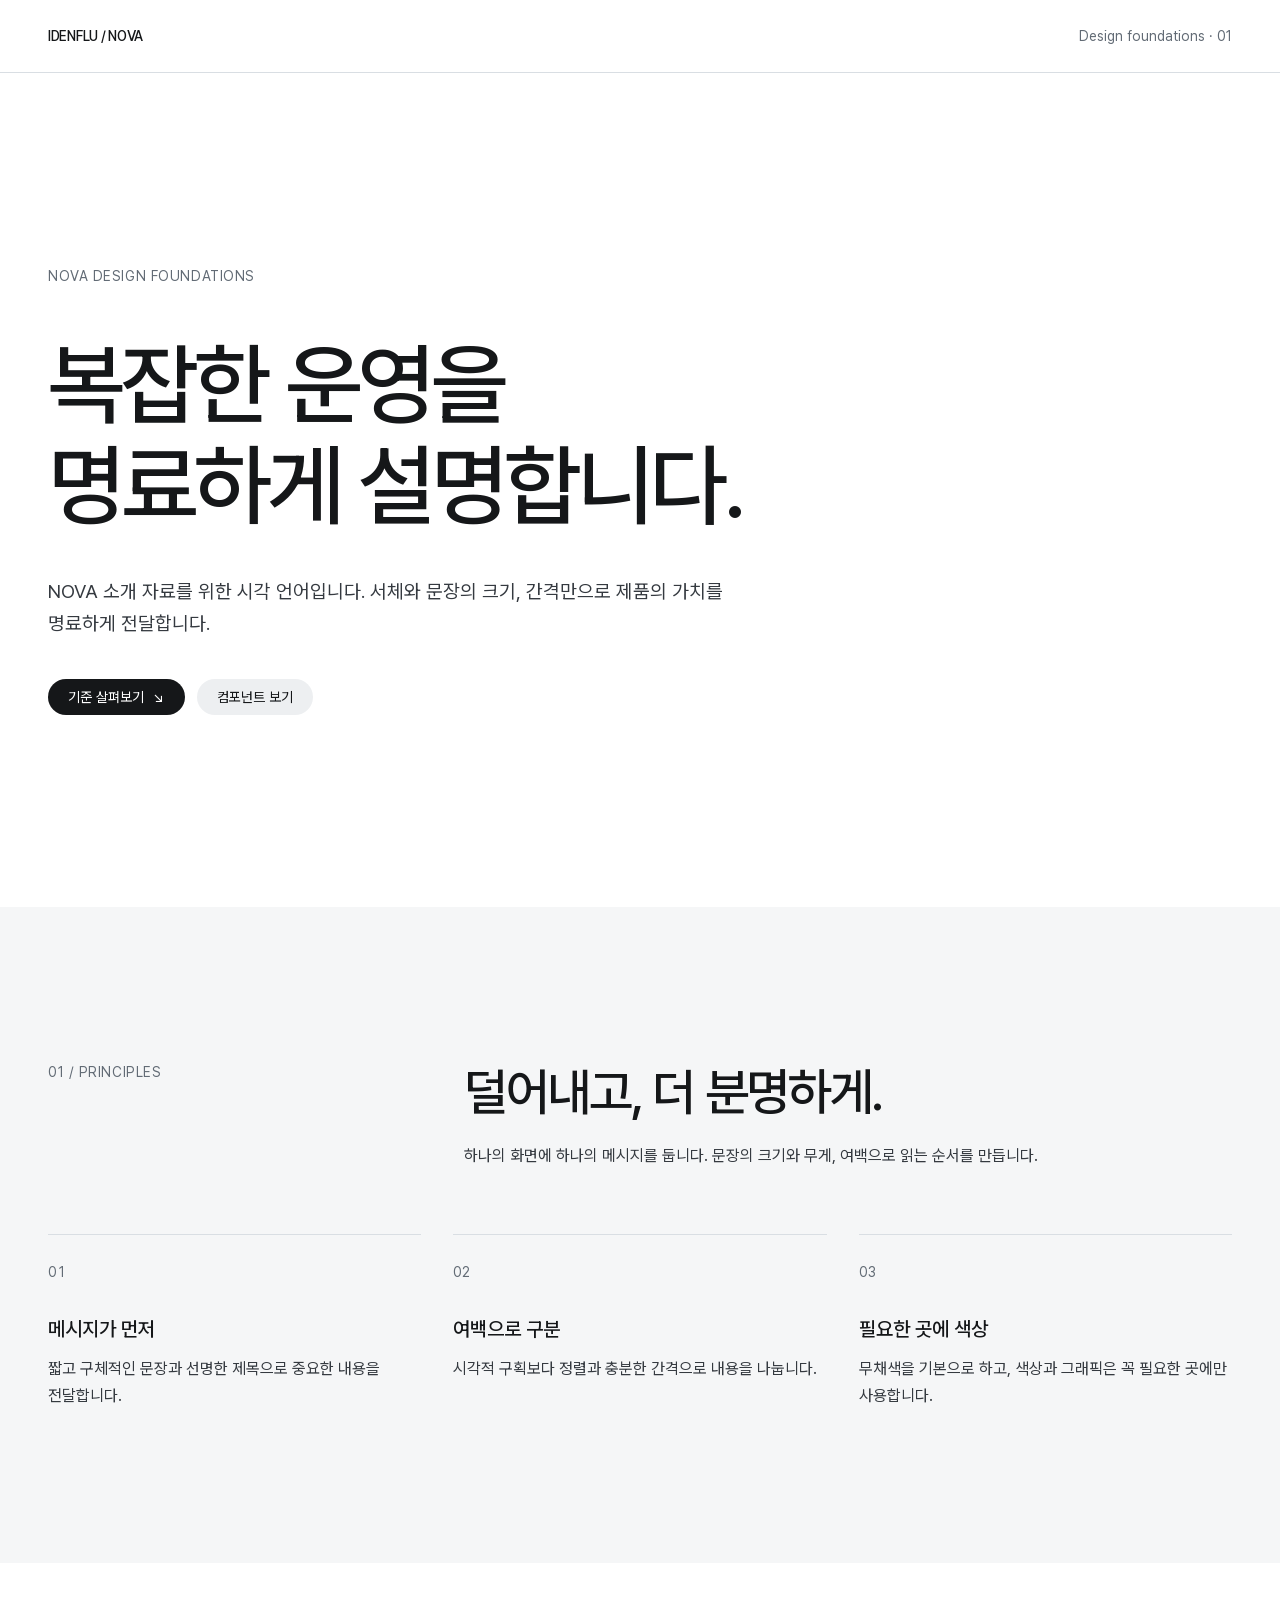
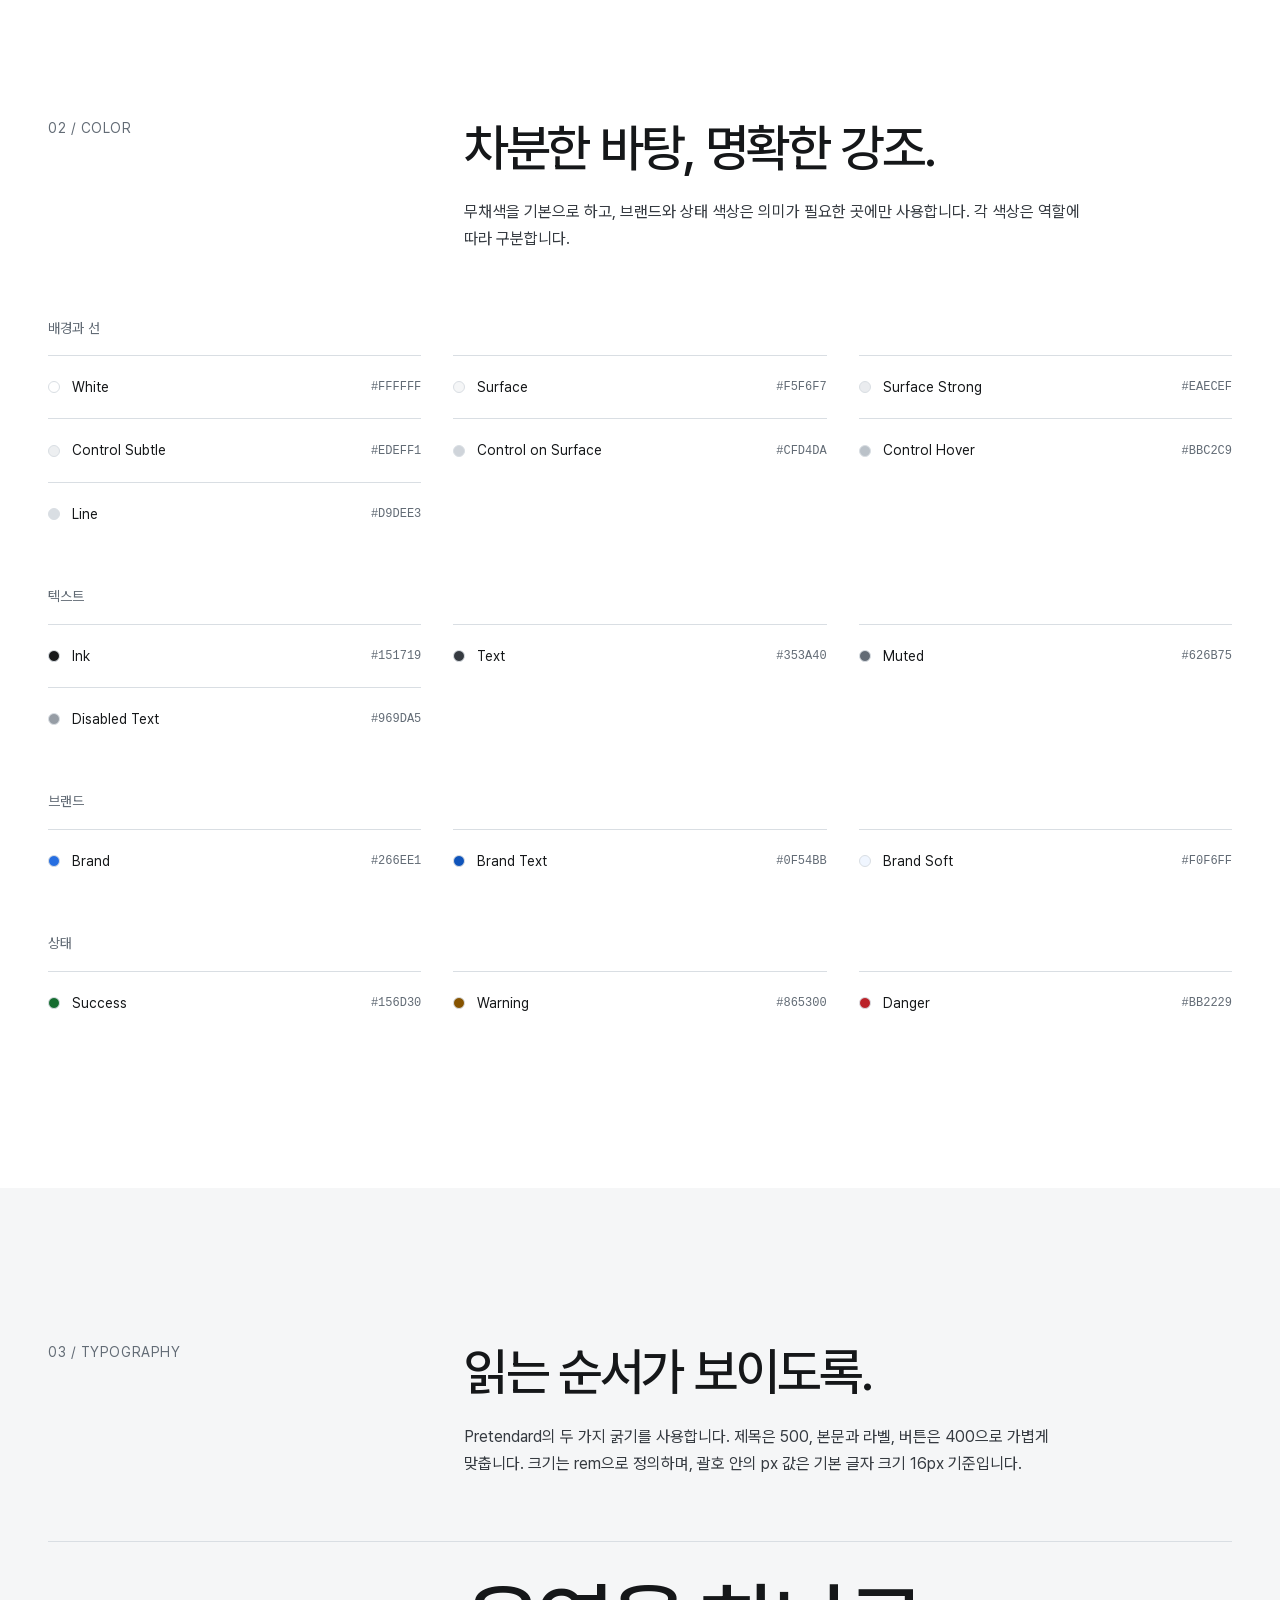
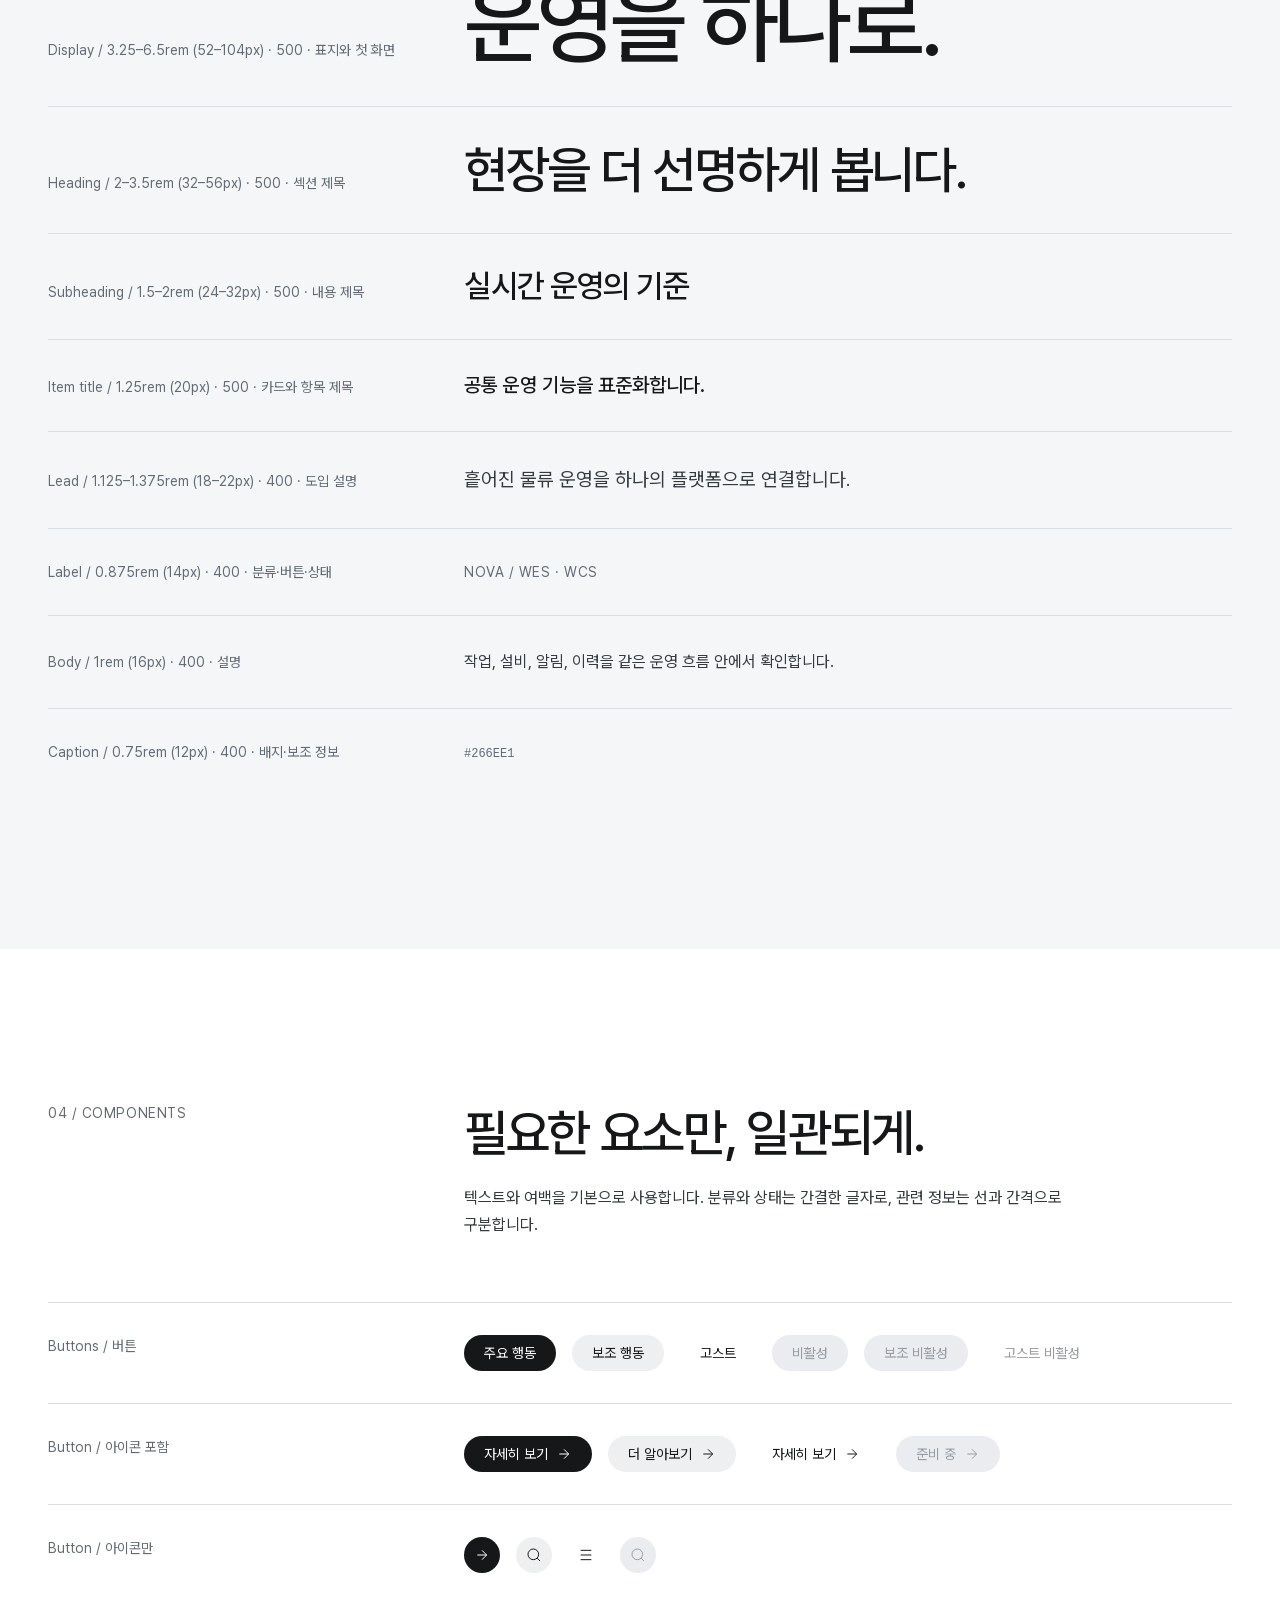
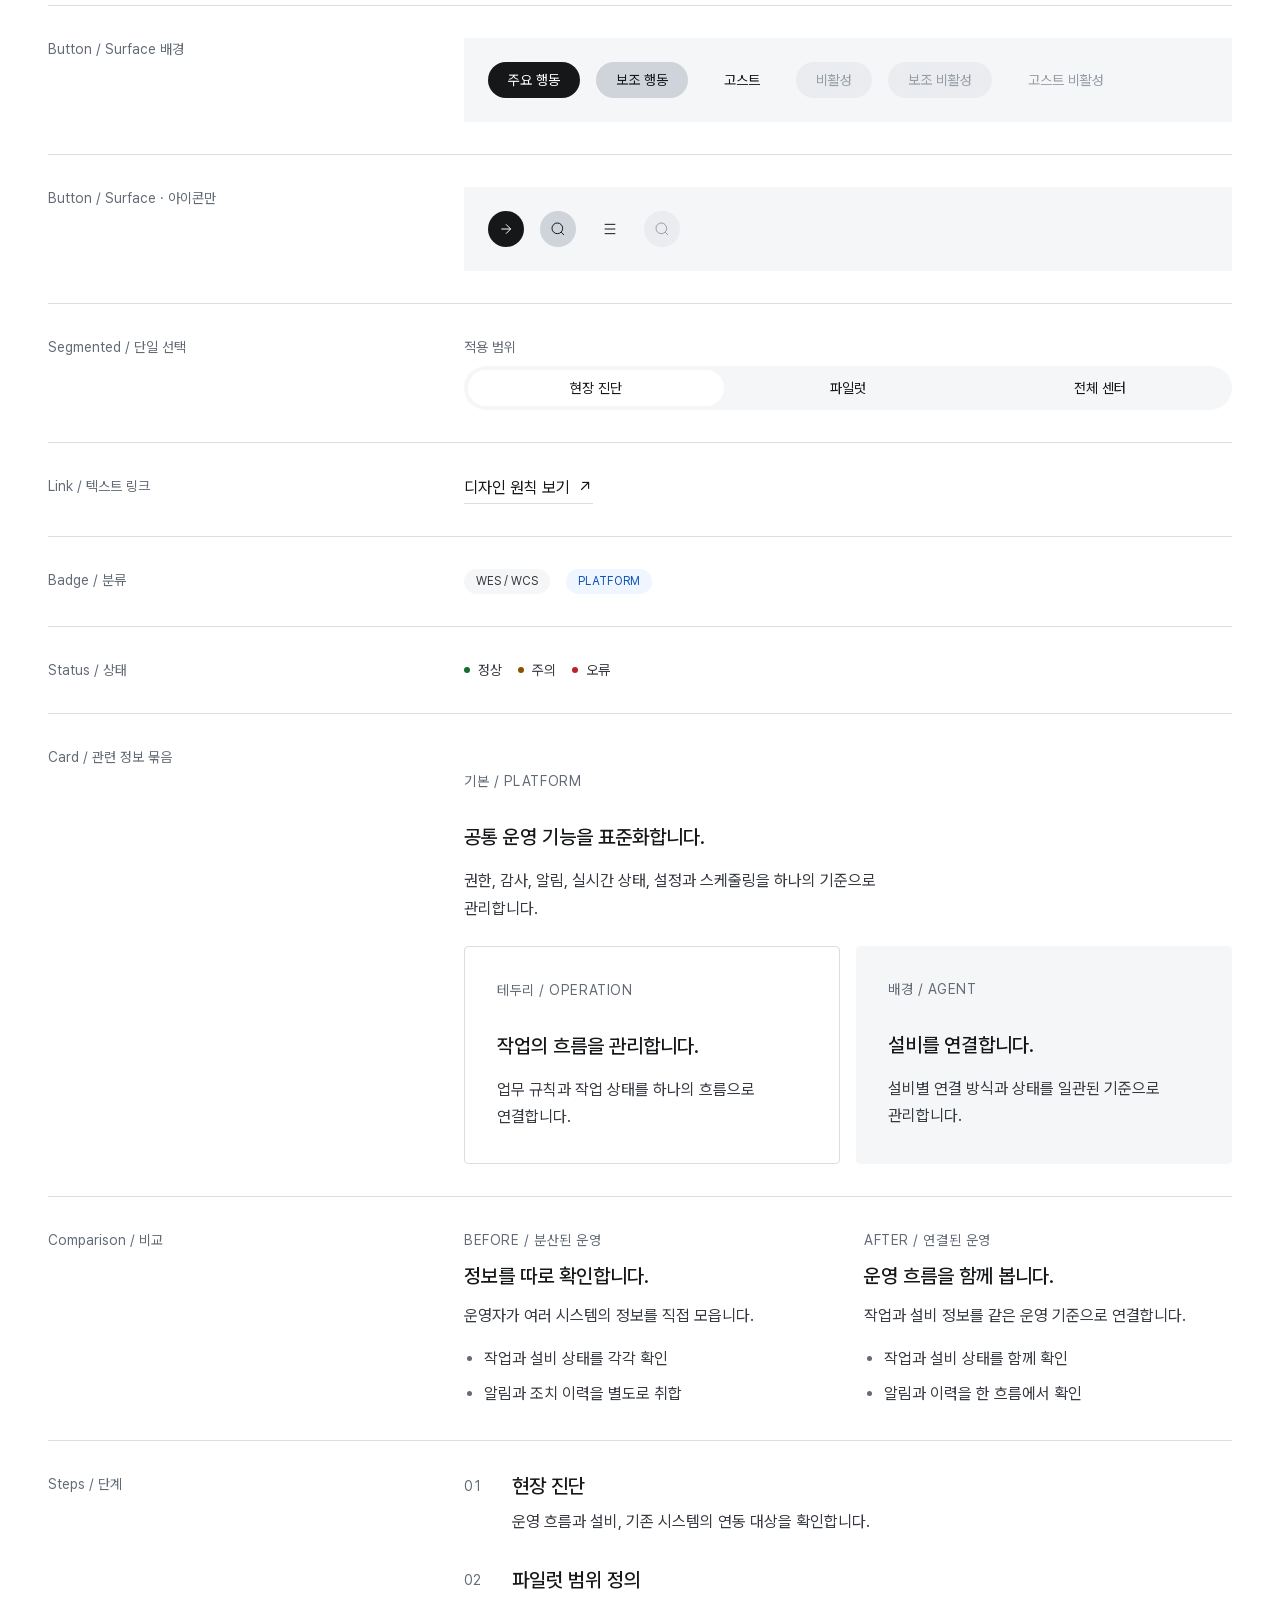
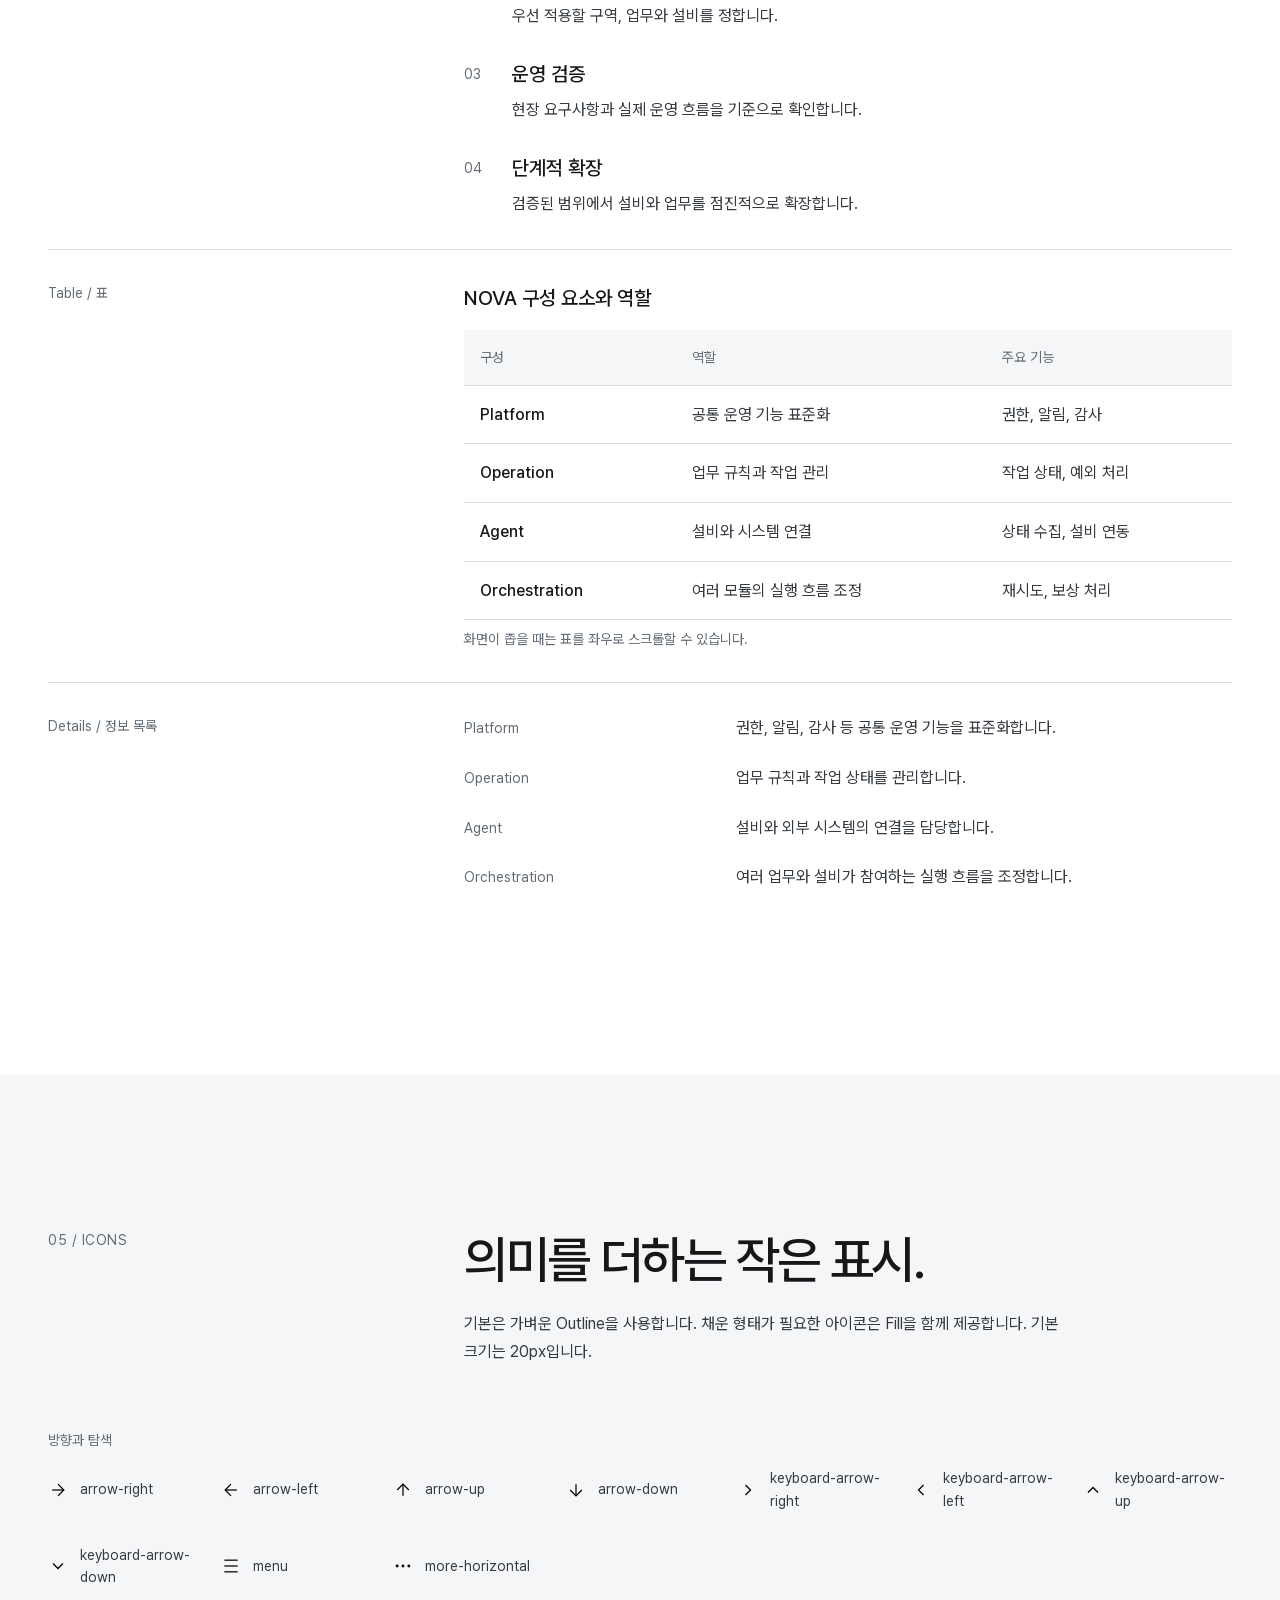
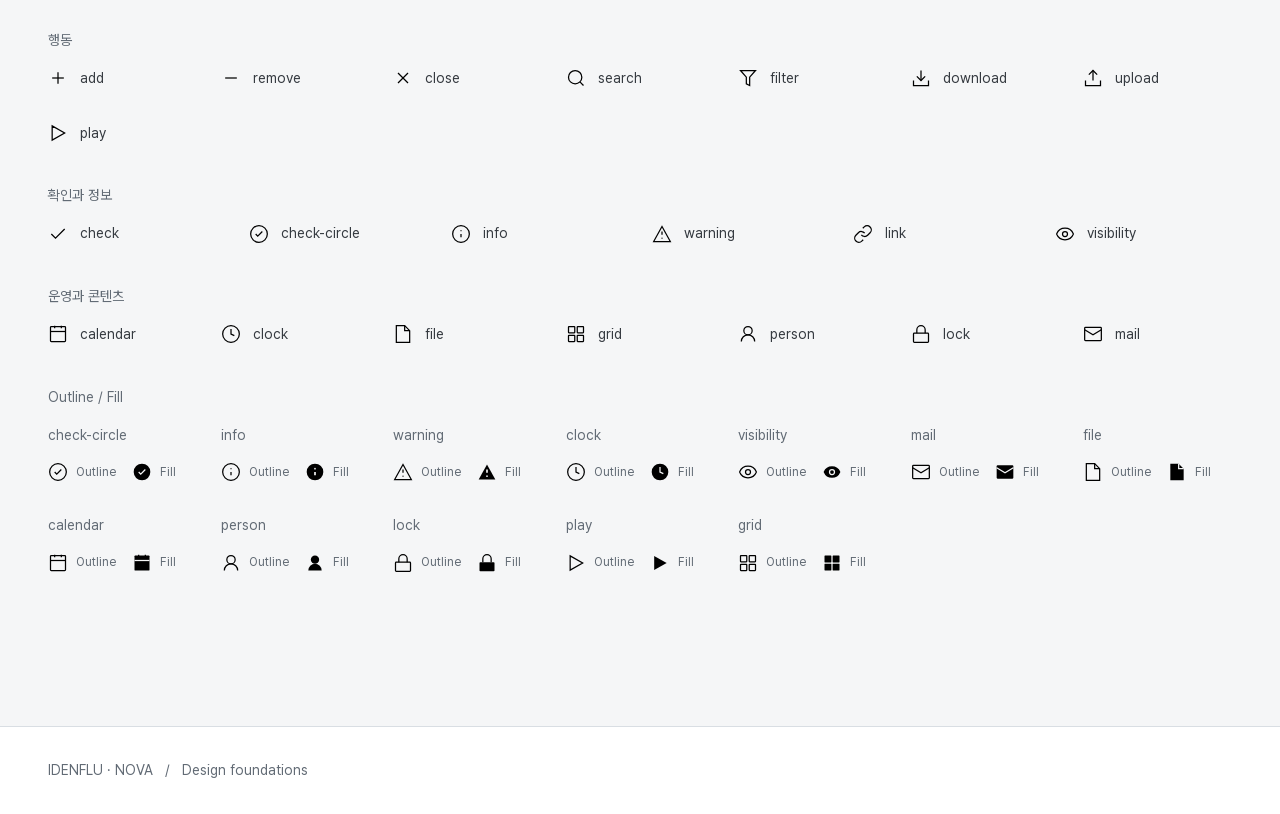
<file: design-system/index.html>
<!doctype html>
<html lang="ko">
<head>
  <meta charset="utf-8">
  <meta name="viewport" content="width=device-width, initial-scale=1">
  <title>NOVA — 디자인 기초</title>
  <link rel="stylesheet" href="font.css">
  <link rel="stylesheet" href="components.css">
  <script src="segmented.js" defer></script>
  <style>
    .guide-nav { border-bottom: 1px solid var(--nova-color-line); }
    .guide-nav__inner { min-height: 72px; display: flex; align-items: center; justify-content: space-between; gap: var(--nova-space-6); }
    .guide-brand { font-size: var(--nova-text-small); font-weight: var(--nova-weight-medium); letter-spacing: -.02em; }
    .guide-nav__label { color: var(--nova-color-muted); font-size: var(--nova-text-small); }
    .guide-hero { padding-block: clamp(7.5rem, 15vw, 13.75rem); }
    .guide-hero .nova-display { max-width: 1100px; margin-top: var(--nova-space-12); }
    .guide-hero .nova-lead { margin: var(--nova-space-10) 0 0; }
    .guide-actions { display: flex; flex-wrap: wrap; gap: var(--nova-space-3); margin-top: var(--nova-space-10); }
    .guide-heading { display: grid; grid-template-columns: 1fr 2fr; gap: var(--nova-space-8); margin-bottom: var(--nova-space-16); }
    .guide-heading p { margin: 0; }
    .guide-heading .nova-body { margin-top: var(--nova-space-5); max-width: 640px; }
    .color-group + .color-group { margin-top: var(--nova-space-10); }
    .color-group__title { margin: 0 0 var(--nova-space-4); color: var(--nova-color-muted); font-size: var(--nova-text-small); font-weight: var(--nova-weight-regular); }
    .swatches { display: grid; grid-template-columns: repeat(3, minmax(0, 1fr)); column-gap: var(--nova-space-8); }
    .swatch { display: grid; grid-template-columns: 12px minmax(0, 1fr) auto; align-items: center; gap: var(--nova-space-3); padding: var(--nova-space-5) 0; border-top: 1px solid var(--nova-color-line); }
    .swatch__sample { width: 12px; height: 12px; border: 1px solid var(--nova-color-line); border-radius: 50%; }
    .swatch strong, .swatch span { display: block; }
    .swatch strong { font-size: var(--nova-text-small); font-weight: var(--nova-weight-regular); }
    .swatch span { color: var(--nova-color-muted); font: var(--nova-text-caption) var(--nova-font-mono); }
    .type-row { display: grid; grid-template-columns: 1fr 2fr; align-items: baseline; gap: var(--nova-space-8); padding: var(--nova-space-8) 0; border-top: 1px solid var(--nova-color-line); }
    .type-label { color: var(--nova-color-muted); font-size: var(--nova-text-small); }
    .type-row p { margin: 0; }
    .component-row { display: grid; grid-template-columns: 1fr 2fr; gap: var(--nova-space-8); padding: var(--nova-space-8) 0; border-top: 1px solid var(--nova-color-line); }
    .component-row > * { min-width: 0; }
    .example-button-surface { padding: var(--nova-space-6); }
    .component-examples { display: flex; flex-wrap: wrap; align-items: center; gap: var(--nova-space-4); }
    .example-cards { display: grid; grid-template-columns: repeat(2, minmax(0, 1fr)); gap: var(--nova-space-4); }
    .example-card { max-width: 480px; }
    .example-card p { margin-bottom: 0; }
    .icon-group + .icon-group { margin-top: var(--nova-space-10); }
    .icon-pair { display: flex; align-items: center; gap: var(--nova-space-4); }
    .icon-pair__item { display: flex; align-items: center; gap: var(--nova-space-2); color: var(--nova-color-muted); font-size: var(--nova-text-caption); }
    .icon-pair__item .nova-icon { color: var(--nova-color-ink); }
    .icon-grid { display: grid; grid-template-columns: repeat(auto-fit, minmax(140px, 1fr)); gap: var(--nova-space-8) var(--nova-space-6); }
    .icon-example { display: flex; align-items: center; gap: var(--nova-space-3); min-width: 0; color: var(--nova-color-text); font-size: var(--nova-text-small); }
    .icon-example span { overflow-wrap: anywhere; }
    .guide-footer { padding: var(--nova-space-8) 0; border-top: 1px solid var(--nova-color-line); color: var(--nova-color-muted); font-size: var(--nova-text-small); }
    .type-caption { color: var(--nova-color-muted); font: var(--nova-text-caption) var(--nova-font-mono); }
    @media (max-width: 700px) { .guide-heading, .type-row, .component-row { grid-template-columns: 1fr; gap: var(--nova-space-4); } .guide-heading { margin-bottom: var(--nova-space-10); } .swatches, .example-cards { grid-template-columns: 1fr; } .guide-nav__label { display: none; } }
  </style>
</head>
<body>
  <header class="guide-nav"><div class="nova-container guide-nav__inner"><span class="guide-brand">IDENFLU / NOVA</span><span class="guide-nav__label">Design foundations · 01</span></div></header>
  <main>
    <section class="guide-hero"><div class="nova-container">
      <span class="nova-eyebrow">NOVA DESIGN FOUNDATIONS</span>
      <h1 class="nova-display">복잡한 운영을<br>명료하게 설명합니다.</h1>
      <p class="nova-lead">NOVA 소개 자료를 위한 시각 언어입니다. 서체와 문장의 크기, 간격만으로 제품의 가치를 명료하게 전달합니다.</p>
      <div class="guide-actions"><a class="nova-button" href="#principles">기준 살펴보기 <span aria-hidden="true">↘</span></a><a class="nova-button nova-button--secondary" href="#components">컴포넌트 보기</a></div>
    </div></section>
    <section class="nova-section nova-section--muted" id="principles"><div class="nova-container">
      <div class="guide-heading"><p class="nova-eyebrow">01 / PRINCIPLES</p><div><h2 class="nova-heading">덜어내고, 더 분명하게.</h2><p class="nova-body">하나의 화면에 하나의 메시지를 둡니다. 문장의 크기와 무게, 여백으로 읽는 순서를 만듭니다.</p></div></div>
      <div class="nova-grid">
        <article class="nova-feature"><span class="nova-feature__number">01</span><h3 class="nova-feature__title">메시지가 먼저</h3><p class="nova-feature__body">짧고 구체적인 문장과 선명한 제목으로 중요한 내용을 전달합니다.</p></article>
        <article class="nova-feature"><span class="nova-feature__number">02</span><h3 class="nova-feature__title">여백으로 구분</h3><p class="nova-feature__body">시각적 구획보다 정렬과 충분한 간격으로 내용을 나눕니다.</p></article>
        <article class="nova-feature"><span class="nova-feature__number">03</span><h3 class="nova-feature__title">필요한 곳에 색상</h3><p class="nova-feature__body">무채색을 기본으로 하고, 색상과 그래픽은 꼭 필요한 곳에만 사용합니다.</p></article>
      </div>
    </div></section>
    <section class="nova-section"><div class="nova-container">
      <div class="guide-heading"><p class="nova-eyebrow">02 / COLOR</p><div><h2 class="nova-heading">차분한 바탕, 명확한 강조.</h2><p class="nova-body">무채색을 기본으로 하고, 브랜드와 상태 색상은 의미가 필요한 곳에만 사용합니다. 각 색상은 역할에 따라 구분합니다.</p></div></div>
      <div class="color-group">
        <h3 class="color-group__title">배경과 선</h3>
        <div class="swatches">
          <div class="swatch"><div class="swatch__sample" style="background:var(--nova-color-white)"></div><strong>White</strong><span>#FFFFFF</span></div>
          <div class="swatch"><div class="swatch__sample" style="background:var(--nova-color-surface)"></div><strong>Surface</strong><span>#F5F6F7</span></div>
          <div class="swatch"><div class="swatch__sample" style="background:var(--nova-color-surface-strong)"></div><strong>Surface Strong</strong><span>#EAECEF</span></div>
          <div class="swatch"><div class="swatch__sample" style="background:var(--nova-color-control-subtle)"></div><strong>Control Subtle</strong><span>#EDEFF1</span></div>
          <div class="swatch"><div class="swatch__sample" style="background:var(--nova-color-control-on-surface)"></div><strong>Control on Surface</strong><span>#CFD4DA</span></div>
          <div class="swatch"><div class="swatch__sample" style="background:var(--nova-color-control-hover-on-surface)"></div><strong>Control Hover</strong><span>#BBC2C9</span></div>
          <div class="swatch"><div class="swatch__sample" style="background:var(--nova-color-line)"></div><strong>Line</strong><span>#D9DEE3</span></div>
        </div>
      </div>
      <div class="color-group">
        <h3 class="color-group__title">텍스트</h3>
        <div class="swatches">
          <div class="swatch"><div class="swatch__sample" style="background:var(--nova-color-ink)"></div><strong>Ink</strong><span>#151719</span></div>
          <div class="swatch"><div class="swatch__sample" style="background:var(--nova-color-text)"></div><strong>Text</strong><span>#353A40</span></div>
          <div class="swatch"><div class="swatch__sample" style="background:var(--nova-color-muted)"></div><strong>Muted</strong><span>#626B75</span></div>
          <div class="swatch"><div class="swatch__sample" style="background:var(--nova-color-disabled-text)"></div><strong>Disabled Text</strong><span>#969DA5</span></div>
        </div>
      </div>
      <div class="color-group">
        <h3 class="color-group__title">브랜드</h3>
        <div class="swatches">
          <div class="swatch"><div class="swatch__sample" style="background:var(--nova-color-brand)"></div><strong>Brand</strong><span>#266EE1</span></div>
          <div class="swatch"><div class="swatch__sample" style="background:var(--nova-color-brand-hover)"></div><strong>Brand Text</strong><span>#0F54BB</span></div>
          <div class="swatch"><div class="swatch__sample" style="background:var(--nova-color-brand-soft)"></div><strong>Brand Soft</strong><span>#F0F6FF</span></div>
        </div>
      </div>
      <div class="color-group">
        <h3 class="color-group__title">상태</h3>
        <div class="swatches">
          <div class="swatch"><div class="swatch__sample" style="background:var(--nova-color-success)"></div><strong>Success</strong><span>#156D30</span></div>
          <div class="swatch"><div class="swatch__sample" style="background:var(--nova-color-warning)"></div><strong>Warning</strong><span>#865300</span></div>
          <div class="swatch"><div class="swatch__sample" style="background:var(--nova-color-danger)"></div><strong>Danger</strong><span>#BB2229</span></div>
        </div>
      </div>
    </div></section>
    <section class="nova-section nova-section--muted"><div class="nova-container">
      <div class="guide-heading"><p class="nova-eyebrow">03 / TYPOGRAPHY</p><div><h2 class="nova-heading">읽는 순서가 보이도록.</h2><p class="nova-body">Pretendard의 두 가지 굵기를 사용합니다. 제목은 500, 본문과 라벨, 버튼은 400으로 가볍게 맞춥니다. 크기는 rem으로 정의하며, 괄호 안의 px 값은 기본 글자 크기 16px 기준입니다.</p></div></div>
      <div class="type-row"><span class="type-label">Display / 3.25–6.5rem (52–104px) · 500 · 표지와 첫 화면</span><p class="nova-display">운영을 하나로.</p></div>
      <div class="type-row"><span class="type-label">Heading / 2–3.5rem (32–56px) · 500 · 섹션 제목</span><p class="nova-heading">현장을 더 선명하게 봅니다.</p></div>
      <div class="type-row"><span class="type-label">Subheading / 1.5–2rem (24–32px) · 500 · 내용 제목</span><p class="nova-subheading">실시간 운영의 기준</p></div>
      <div class="type-row"><span class="type-label">Item title / 1.25rem (20px) · 500 · 카드와 항목 제목</span><p class="nova-feature__title">공통 운영 기능을 표준화합니다.</p></div>
      <div class="type-row"><span class="type-label">Lead / 1.125–1.375rem (18–22px) · 400 · 도입 설명</span><p class="nova-lead">흩어진 물류 운영을 하나의 플랫폼으로 연결합니다.</p></div>
      <div class="type-row"><span class="type-label">Label / 0.875rem (14px) · 400 · 분류·버튼·상태</span><p class="nova-eyebrow">NOVA / WES · WCS</p></div>
      <div class="type-row"><span class="type-label">Body / 1rem (16px) · 400 · 설명</span><p class="nova-body">작업, 설비, 알림, 이력을 같은 운영 흐름 안에서 확인합니다.</p></div>
      <div class="type-row"><span class="type-label">Caption / 0.75rem (12px) · 400 · 배지·보조 정보</span><p class="type-caption">#266EE1</p></div>
    </div></section>
    <section class="nova-section" id="components"><div class="nova-container">
      <div class="guide-heading"><p class="nova-eyebrow">04 / COMPONENTS</p><div><h2 class="nova-heading">필요한 요소만, 일관되게.</h2><p class="nova-body">텍스트와 여백을 기본으로 사용합니다. 분류와 상태는 간결한 글자로, 관련 정보는 선과 간격으로 구분합니다.</p></div></div>
      <div class="component-row"><span class="type-label">Buttons / 버튼</span><div class="component-examples"><button class="nova-button" type="button">주요 행동</button><button class="nova-button nova-button--secondary" type="button">보조 행동</button><button class="nova-button nova-button--ghost" type="button">고스트</button><button class="nova-button" type="button" disabled>비활성</button><button class="nova-button nova-button--secondary" type="button" disabled>보조 비활성</button><button class="nova-button nova-button--ghost" type="button" disabled>고스트 비활성</button></div></div>
      <div class="component-row"><span class="type-label">Button / 아이콘 포함</span><div class="component-examples"><button class="nova-button" type="button">자세히 보기 <svg class="nova-icon" viewBox="0 0 24 24" fill="none" stroke="currentColor" stroke-width="1.5" stroke-linecap="butt" stroke-linejoin="miter" aria-hidden="true" focusable="false"><path d="M5 12h14" />
  <path d="m12 5 7 7-7 7" /></svg></button><button class="nova-button nova-button--secondary" type="button">더 알아보기 <svg class="nova-icon" viewBox="0 0 24 24" fill="none" stroke="currentColor" stroke-width="1.5" stroke-linecap="butt" stroke-linejoin="miter" aria-hidden="true" focusable="false"><path d="M5 12h14" />
  <path d="m12 5 7 7-7 7" /></svg></button><button class="nova-button nova-button--ghost" type="button">자세히 보기 <svg class="nova-icon" viewBox="0 0 24 24" fill="none" stroke="currentColor" stroke-width="1.5" stroke-linecap="butt" stroke-linejoin="miter" aria-hidden="true" focusable="false"><path d="M5 12h14" />
  <path d="m12 5 7 7-7 7" /></svg></button><button class="nova-button" type="button" disabled>준비 중 <svg class="nova-icon" viewBox="0 0 24 24" fill="none" stroke="currentColor" stroke-width="1.5" stroke-linecap="butt" stroke-linejoin="miter" aria-hidden="true" focusable="false"><path d="M5 12h14" />
  <path d="m12 5 7 7-7 7" /></svg></button></div></div>
      <div class="component-row"><span class="type-label">Button / 아이콘만</span><div class="component-examples"><button class="nova-button nova-button--icon" type="button" aria-label="다음"><svg class="nova-icon" viewBox="0 0 24 24" fill="none" stroke="currentColor" stroke-width="1.5" stroke-linecap="butt" stroke-linejoin="miter" aria-hidden="true" focusable="false"><path d="M5 12h14" />
  <path d="m12 5 7 7-7 7" /></svg></button><button class="nova-button nova-button--secondary nova-button--icon" type="button" aria-label="검색"><svg class="nova-icon" viewBox="0 0 24 24" fill="none" stroke="currentColor" stroke-width="1.5" stroke-linecap="butt" stroke-linejoin="miter" aria-hidden="true" focusable="false"><path d="m21 21-4.34-4.34" />
  <circle cx="11" cy="11" r="8" /></svg></button><button class="nova-button nova-button--ghost nova-button--icon" type="button" aria-label="메뉴 열기"><svg class="nova-icon" viewBox="0 0 24 24" fill="none" stroke="currentColor" stroke-width="1.5" stroke-linecap="butt" stroke-linejoin="miter" aria-hidden="true" focusable="false"><path d="M4 5h16" />
  <path d="M4 12h16" />
  <path d="M4 19h16" /></svg></button><button class="nova-button nova-button--icon" type="button" aria-label="검색 준비 중" disabled><svg class="nova-icon" viewBox="0 0 24 24" fill="none" stroke="currentColor" stroke-width="1.5" stroke-linecap="butt" stroke-linejoin="miter" aria-hidden="true" focusable="false"><path d="m21 21-4.34-4.34" />
  <circle cx="11" cy="11" r="8" /></svg></button></div></div>
      <div class="component-row"><span class="type-label">Button / Surface 배경</span><div class="nova-section--muted example-button-surface component-examples"><button class="nova-button" type="button">주요 행동</button><button class="nova-button nova-button--secondary" type="button">보조 행동</button><button class="nova-button nova-button--ghost" type="button">고스트</button><button class="nova-button" type="button" disabled>비활성</button><button class="nova-button nova-button--secondary" type="button" disabled>보조 비활성</button><button class="nova-button nova-button--ghost" type="button" disabled>고스트 비활성</button></div></div>
      <div class="component-row"><span class="type-label">Button / Surface · 아이콘만</span><div class="nova-section--muted example-button-surface component-examples"><button class="nova-button nova-button--icon" type="button" aria-label="다음"><svg class="nova-icon" viewBox="0 0 24 24" fill="none" stroke="currentColor" stroke-width="1.5" stroke-linecap="butt" stroke-linejoin="miter" aria-hidden="true" focusable="false"><path d="M5 12h14" />
  <path d="m12 5 7 7-7 7" /></svg></button><button class="nova-button nova-button--secondary nova-button--icon" type="button" aria-label="검색"><svg class="nova-icon" viewBox="0 0 24 24" fill="none" stroke="currentColor" stroke-width="1.5" stroke-linecap="butt" stroke-linejoin="miter" aria-hidden="true" focusable="false"><path d="m21 21-4.34-4.34" />
  <circle cx="11" cy="11" r="8" /></svg></button><button class="nova-button nova-button--ghost nova-button--icon" type="button" aria-label="메뉴 열기"><svg class="nova-icon" viewBox="0 0 24 24" fill="none" stroke="currentColor" stroke-width="1.5" stroke-linecap="butt" stroke-linejoin="miter" aria-hidden="true" focusable="false"><path d="M4 5h16" />
  <path d="M4 12h16" />
  <path d="M4 19h16" /></svg></button><button class="nova-button nova-button--icon" type="button" aria-label="검색 준비 중" disabled><svg class="nova-icon" viewBox="0 0 24 24" fill="none" stroke="currentColor" stroke-width="1.5" stroke-linecap="butt" stroke-linejoin="miter" aria-hidden="true" focusable="false"><path d="m21 21-4.34-4.34" />
  <circle cx="11" cy="11" r="8" /></svg></button></div></div>
      <div class="component-row"><span class="type-label">Segmented / 단일 선택</span><fieldset class="nova-segmented-group"><legend class="nova-segmented-group__legend">적용 범위</legend><div class="nova-segmented"><label class="nova-segment"><input class="nova-segment__input" type="radio" name="scope-segmented" value="diagnosis" checked><span class="nova-segment__label">현장 진단</span></label><label class="nova-segment"><input class="nova-segment__input" type="radio" name="scope-segmented" value="pilot"><span class="nova-segment__label">파일럿</span></label><label class="nova-segment"><input class="nova-segment__input" type="radio" name="scope-segmented" value="center"><span class="nova-segment__label">전체 센터</span></label></div></fieldset></div>
      <div class="component-row"><span class="type-label">Link / 텍스트 링크</span><div class="component-examples"><a class="nova-text-link" href="#principles">디자인 원칙 보기 <span aria-hidden="true">↗</span></a></div></div>
      <div class="component-row"><span class="type-label">Badge / 분류</span><div class="component-examples"><span class="nova-badge">WES / WCS</span><span class="nova-badge nova-badge--brand">PLATFORM</span></div></div>
      <div class="component-row"><span class="type-label">Status / 상태</span><div class="component-examples"><span class="nova-status nova-status--success">정상</span><span class="nova-status nova-status--warning">주의</span><span class="nova-status nova-status--danger">오류</span></div></div>
      <div class="component-row"><span class="type-label">Card / 관련 정보 묶음</span><div><article class="nova-card example-card"><span class="nova-eyebrow">기본 / PLATFORM</span><h3 class="nova-feature__title">공통 운영 기능을 표준화합니다.</h3><p class="nova-body">권한, 감사, 알림, 실시간 상태, 설정과 스케줄링을 하나의 기준으로 관리합니다.</p></article><div class="example-cards"><article class="nova-card nova-card--outlined example-card"><span class="nova-eyebrow">테두리 / OPERATION</span><h3 class="nova-feature__title">작업의 흐름을 관리합니다.</h3><p class="nova-body">업무 규칙과 작업 상태를 하나의 흐름으로 연결합니다.</p></article><article class="nova-card nova-card--filled example-card"><span class="nova-eyebrow">배경 / AGENT</span><h3 class="nova-feature__title">설비를 연결합니다.</h3><p class="nova-body">설비별 연결 방식과 상태를 일관된 기준으로 관리합니다.</p></article></div></div></div>
      <div class="component-row"><span class="type-label">Comparison / 비교</span>
        <div class="nova-comparison">
          <article class="nova-comparison__item">
            <span class="nova-eyebrow">BEFORE / 분산된 운영</span>
            <h3 class="nova-comparison__title">정보를 따로 확인합니다.</h3>
            <p class="nova-comparison__body">운영자가 여러 시스템의 정보를 직접 모읍니다.</p>
            <ul class="nova-comparison__points"><li>작업과 설비 상태를 각각 확인</li><li>알림과 조치 이력을 별도로 취합</li></ul>
          </article>
          <article class="nova-comparison__item">
            <span class="nova-eyebrow">AFTER / 연결된 운영</span>
            <h3 class="nova-comparison__title">운영 흐름을 함께 봅니다.</h3>
            <p class="nova-comparison__body">작업과 설비 정보를 같은 운영 기준으로 연결합니다.</p>
            <ul class="nova-comparison__points"><li>작업과 설비 상태를 함께 확인</li><li>알림과 이력을 한 흐름에서 확인</li></ul>
          </article>
        </div>
      </div>
      <div class="component-row"><span class="type-label">Steps / 단계</span>
        <ol class="nova-steps" role="list" aria-label="NOVA 도입 과정 예시">
          <li class="nova-step"><span class="nova-step__number" aria-hidden="true">01</span><div><h3 class="nova-step__title">현장 진단</h3><p class="nova-step__body">운영 흐름과 설비, 기존 시스템의 연동 대상을 확인합니다.</p></div></li>
          <li class="nova-step"><span class="nova-step__number" aria-hidden="true">02</span><div><h3 class="nova-step__title">파일럿 범위 정의</h3><p class="nova-step__body">우선 적용할 구역, 업무와 설비를 정합니다.</p></div></li>
          <li class="nova-step"><span class="nova-step__number" aria-hidden="true">03</span><div><h3 class="nova-step__title">운영 검증</h3><p class="nova-step__body">현장 요구사항과 실제 운영 흐름을 기준으로 확인합니다.</p></div></li>
          <li class="nova-step"><span class="nova-step__number" aria-hidden="true">04</span><div><h3 class="nova-step__title">단계적 확장</h3><p class="nova-step__body">검증된 범위에서 설비와 업무를 점진적으로 확장합니다.</p></div></li>
        </ol>
      </div>
      <div class="component-row"><span class="type-label">Table / 표</span>
        <div>
          <div class="nova-table-wrap" role="region" aria-label="NOVA 구성 요소와 역할 표" aria-describedby="nova-table-scroll-hint" tabindex="0">
            <table class="nova-table">
              <caption>NOVA 구성 요소와 역할</caption>
              <thead><tr><th scope="col">구성</th><th scope="col">역할</th><th scope="col">주요 기능</th></tr></thead>
              <tbody>
                <tr><th scope="row">Platform</th><td>공통 운영 기능 표준화</td><td>권한, 알림, 감사</td></tr>
                <tr><th scope="row">Operation</th><td>업무 규칙과 작업 관리</td><td>작업 상태, 예외 처리</td></tr>
                <tr><th scope="row">Agent</th><td>설비와 시스템 연결</td><td>상태 수집, 설비 연동</td></tr>
                <tr><th scope="row">Orchestration</th><td>여러 모듈의 실행 흐름 조정</td><td>재시도, 보상 처리</td></tr>
              </tbody>
            </table>
          </div>
          <p class="nova-table-hint" id="nova-table-scroll-hint">화면이 좁을 때는 표를 좌우로 스크롤할 수 있습니다.</p>
        </div>
      </div>
      <div class="component-row"><span class="type-label">Details / 정보 목록</span>
        <dl class="nova-details">
          <div class="nova-details__row"><dt class="nova-details__term">Platform</dt><dd class="nova-details__description">권한, 알림, 감사 등 공통 운영 기능을 표준화합니다.</dd></div>
          <div class="nova-details__row"><dt class="nova-details__term">Operation</dt><dd class="nova-details__description">업무 규칙과 작업 상태를 관리합니다.</dd></div>
          <div class="nova-details__row"><dt class="nova-details__term">Agent</dt><dd class="nova-details__description">설비와 외부 시스템의 연결을 담당합니다.</dd></div>
          <div class="nova-details__row"><dt class="nova-details__term">Orchestration</dt><dd class="nova-details__description">여러 업무와 설비가 참여하는 실행 흐름을 조정합니다.</dd></div>
        </dl>
      </div>
    </div></section>
    <section class="nova-section nova-section--muted" id="icons"><div class="nova-container">
      <div class="guide-heading"><p class="nova-eyebrow">05 / ICONS</p><div><h2 class="nova-heading">의미를 더하는 작은 표시.</h2><p class="nova-body">기본은 가벼운 Outline을 사용합니다. 채운 형태가 필요한 아이콘은 Fill을 함께 제공합니다. 기본 크기는 20px입니다.</p></div></div>
      <div class="icon-group">
        <h3 class="color-group__title">방향과 탐색</h3>
        <div class="icon-grid">
          <div class="icon-example"><img class="nova-icon" src="icons/arrow-right.svg" alt=""><span>arrow-right</span></div>
          <div class="icon-example"><img class="nova-icon" src="icons/arrow-left.svg" alt=""><span>arrow-left</span></div>
          <div class="icon-example"><img class="nova-icon" src="icons/arrow-up.svg" alt=""><span>arrow-up</span></div>
          <div class="icon-example"><img class="nova-icon" src="icons/arrow-down.svg" alt=""><span>arrow-down</span></div>
          <div class="icon-example"><img class="nova-icon" src="icons/keyboard-arrow-right.svg" alt=""><span>keyboard-arrow-right</span></div>
          <div class="icon-example"><img class="nova-icon" src="icons/keyboard-arrow-left.svg" alt=""><span>keyboard-arrow-left</span></div>
          <div class="icon-example"><img class="nova-icon" src="icons/keyboard-arrow-up.svg" alt=""><span>keyboard-arrow-up</span></div>
          <div class="icon-example"><img class="nova-icon" src="icons/keyboard-arrow-down.svg" alt=""><span>keyboard-arrow-down</span></div>
          <div class="icon-example"><img class="nova-icon" src="icons/menu.svg" alt=""><span>menu</span></div>
          <div class="icon-example"><img class="nova-icon" src="icons/more-horizontal.svg" alt=""><span>more-horizontal</span></div>
        </div>
      </div>
      <div class="icon-group">
        <h3 class="color-group__title">행동</h3>
        <div class="icon-grid">
          <div class="icon-example"><img class="nova-icon" src="icons/add.svg" alt=""><span>add</span></div>
          <div class="icon-example"><img class="nova-icon" src="icons/remove.svg" alt=""><span>remove</span></div>
          <div class="icon-example"><img class="nova-icon" src="icons/close.svg" alt=""><span>close</span></div>
          <div class="icon-example"><img class="nova-icon" src="icons/search.svg" alt=""><span>search</span></div>
          <div class="icon-example"><img class="nova-icon" src="icons/filter.svg" alt=""><span>filter</span></div>
          <div class="icon-example"><img class="nova-icon" src="icons/download.svg" alt=""><span>download</span></div>
          <div class="icon-example"><img class="nova-icon" src="icons/upload.svg" alt=""><span>upload</span></div>
          <div class="icon-example"><img class="nova-icon" src="icons/play.svg" alt=""><span>play</span></div>
        </div>
      </div>
      <div class="icon-group">
        <h3 class="color-group__title">확인과 정보</h3>
        <div class="icon-grid">
          <div class="icon-example"><img class="nova-icon" src="icons/check.svg" alt=""><span>check</span></div>
          <div class="icon-example"><img class="nova-icon" src="icons/check-circle.svg" alt=""><span>check-circle</span></div>
          <div class="icon-example"><img class="nova-icon" src="icons/info.svg" alt=""><span>info</span></div>
          <div class="icon-example"><img class="nova-icon" src="icons/warning.svg" alt=""><span>warning</span></div>
          <div class="icon-example"><img class="nova-icon" src="icons/link.svg" alt=""><span>link</span></div>
          <div class="icon-example"><img class="nova-icon" src="icons/visibility.svg" alt=""><span>visibility</span></div>
        </div>
      </div>
      <div class="icon-group">
        <h3 class="color-group__title">운영과 콘텐츠</h3>
        <div class="icon-grid">
          <div class="icon-example"><img class="nova-icon" src="icons/calendar.svg" alt=""><span>calendar</span></div>
          <div class="icon-example"><img class="nova-icon" src="icons/clock.svg" alt=""><span>clock</span></div>
          <div class="icon-example"><img class="nova-icon" src="icons/file.svg" alt=""><span>file</span></div>
          <div class="icon-example"><img class="nova-icon" src="icons/grid.svg" alt=""><span>grid</span></div>
          <div class="icon-example"><img class="nova-icon" src="icons/person.svg" alt=""><span>person</span></div>
          <div class="icon-example"><img class="nova-icon" src="icons/lock.svg" alt=""><span>lock</span></div>
          <div class="icon-example"><img class="nova-icon" src="icons/mail.svg" alt=""><span>mail</span></div>
        </div>
      </div>
      <div class="icon-group">
        <h3 class="color-group__title">Outline / Fill</h3>
        <div class="icon-grid">
          <div><p class="color-group__title">check-circle</p><div class="icon-pair"><span class="icon-pair__item"><img class="nova-icon" src="icons/check-circle.svg" alt="">Outline</span><span class="icon-pair__item"><img class="nova-icon" src="icons/check-circle-fill.svg" alt="">Fill</span></div></div>
          <div><p class="color-group__title">info</p><div class="icon-pair"><span class="icon-pair__item"><img class="nova-icon" src="icons/info.svg" alt="">Outline</span><span class="icon-pair__item"><img class="nova-icon" src="icons/info-fill.svg" alt="">Fill</span></div></div>
          <div><p class="color-group__title">warning</p><div class="icon-pair"><span class="icon-pair__item"><img class="nova-icon" src="icons/warning.svg" alt="">Outline</span><span class="icon-pair__item"><img class="nova-icon" src="icons/warning-fill.svg" alt="">Fill</span></div></div>
          <div><p class="color-group__title">clock</p><div class="icon-pair"><span class="icon-pair__item"><img class="nova-icon" src="icons/clock.svg" alt="">Outline</span><span class="icon-pair__item"><img class="nova-icon" src="icons/clock-fill.svg" alt="">Fill</span></div></div>
          <div><p class="color-group__title">visibility</p><div class="icon-pair"><span class="icon-pair__item"><img class="nova-icon" src="icons/visibility.svg" alt="">Outline</span><span class="icon-pair__item"><img class="nova-icon" src="icons/visibility-fill.svg" alt="">Fill</span></div></div>
          <div><p class="color-group__title">mail</p><div class="icon-pair"><span class="icon-pair__item"><img class="nova-icon" src="icons/mail.svg" alt="">Outline</span><span class="icon-pair__item"><img class="nova-icon" src="icons/mail-fill.svg" alt="">Fill</span></div></div>
          <div><p class="color-group__title">file</p><div class="icon-pair"><span class="icon-pair__item"><img class="nova-icon" src="icons/file.svg" alt="">Outline</span><span class="icon-pair__item"><img class="nova-icon" src="icons/file-fill.svg" alt="">Fill</span></div></div>
          <div><p class="color-group__title">calendar</p><div class="icon-pair"><span class="icon-pair__item"><img class="nova-icon" src="icons/calendar.svg" alt="">Outline</span><span class="icon-pair__item"><img class="nova-icon" src="icons/calendar-fill.svg" alt="">Fill</span></div></div>
          <div><p class="color-group__title">person</p><div class="icon-pair"><span class="icon-pair__item"><img class="nova-icon" src="icons/person.svg" alt="">Outline</span><span class="icon-pair__item"><img class="nova-icon" src="icons/person-fill.svg" alt="">Fill</span></div></div>
          <div><p class="color-group__title">lock</p><div class="icon-pair"><span class="icon-pair__item"><img class="nova-icon" src="icons/lock.svg" alt="">Outline</span><span class="icon-pair__item"><img class="nova-icon" src="icons/lock-fill.svg" alt="">Fill</span></div></div>
          <div><p class="color-group__title">play</p><div class="icon-pair"><span class="icon-pair__item"><img class="nova-icon" src="icons/play.svg" alt="">Outline</span><span class="icon-pair__item"><img class="nova-icon" src="icons/play-fill.svg" alt="">Fill</span></div></div>
          <div><p class="color-group__title">grid</p><div class="icon-pair"><span class="icon-pair__item"><img class="nova-icon" src="icons/grid.svg" alt="">Outline</span><span class="icon-pair__item"><img class="nova-icon" src="icons/grid-fill.svg" alt="">Fill</span></div></div>
        </div>
      </div>
    </div></section>
  </main>
  <footer class="guide-footer"><div class="nova-container">IDENFLU · NOVA &nbsp; / &nbsp; Design foundations</div></footer>
</body>
</html>
</file>
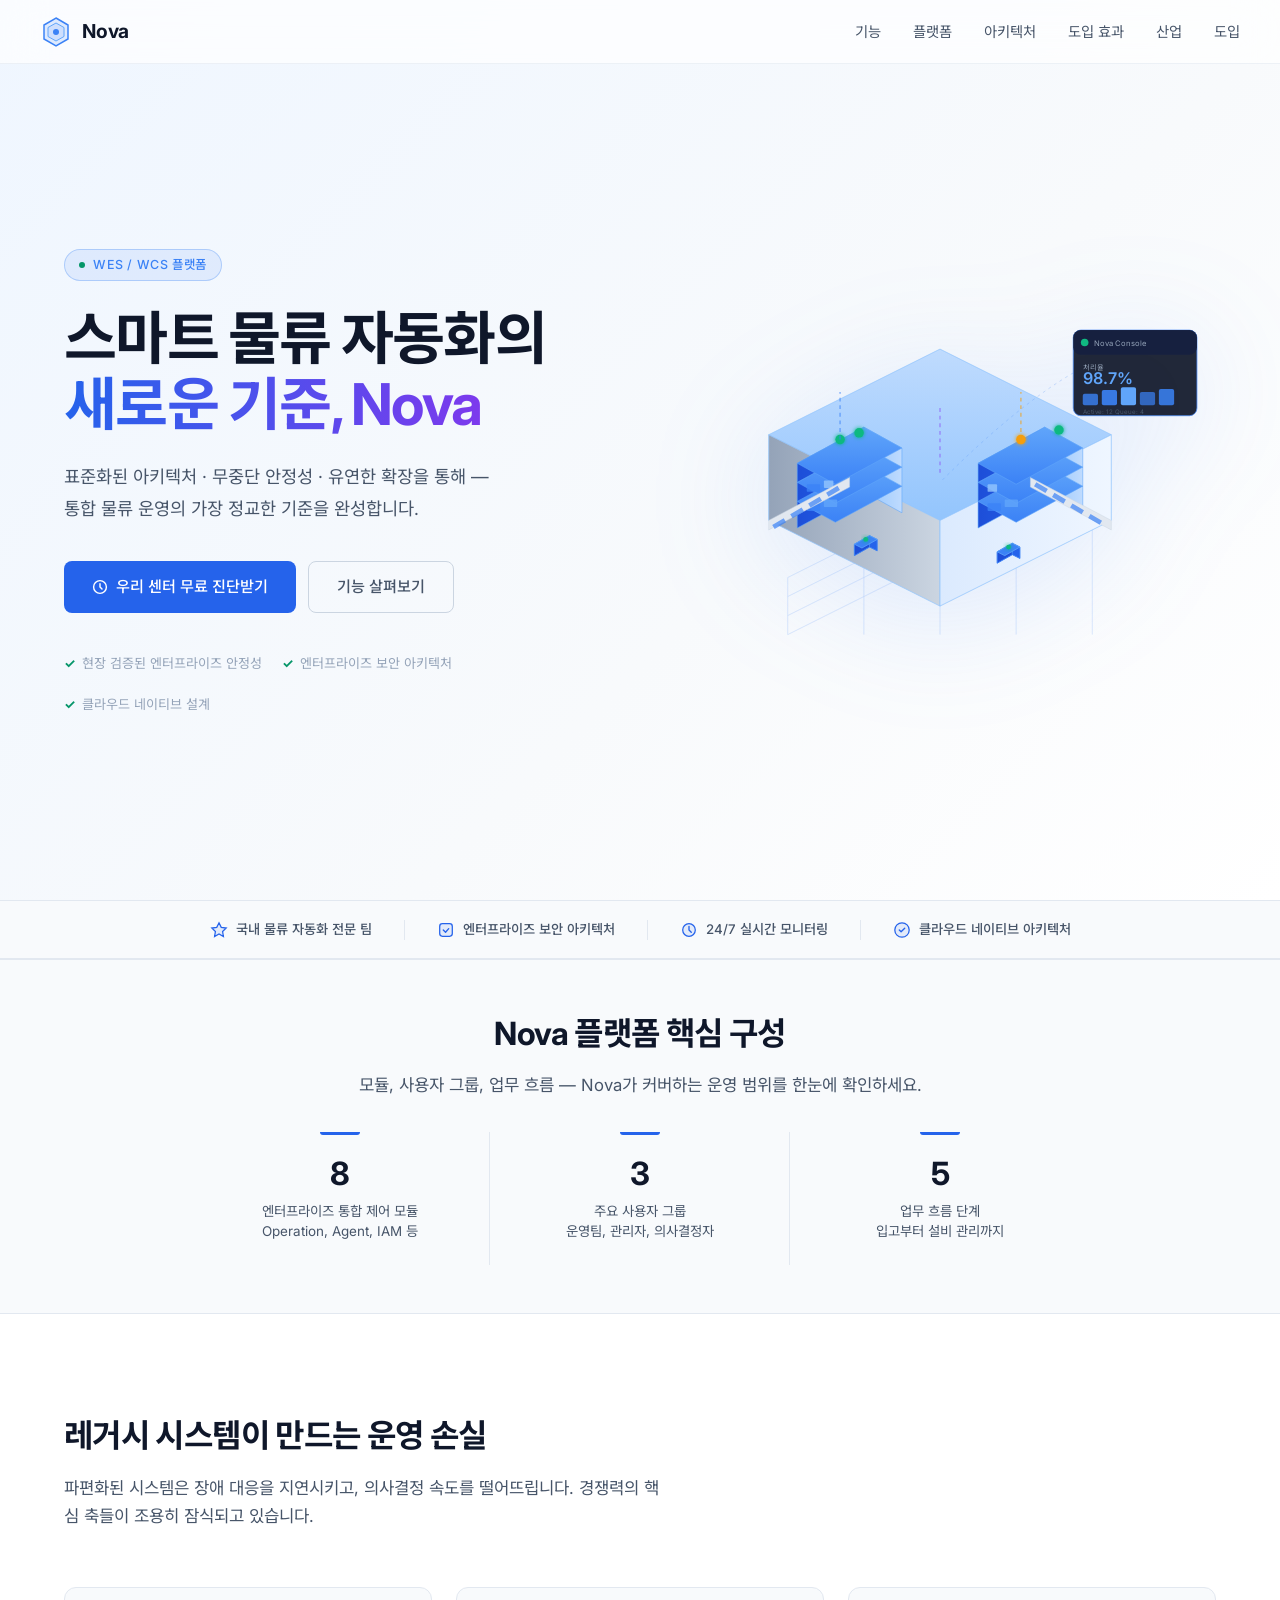
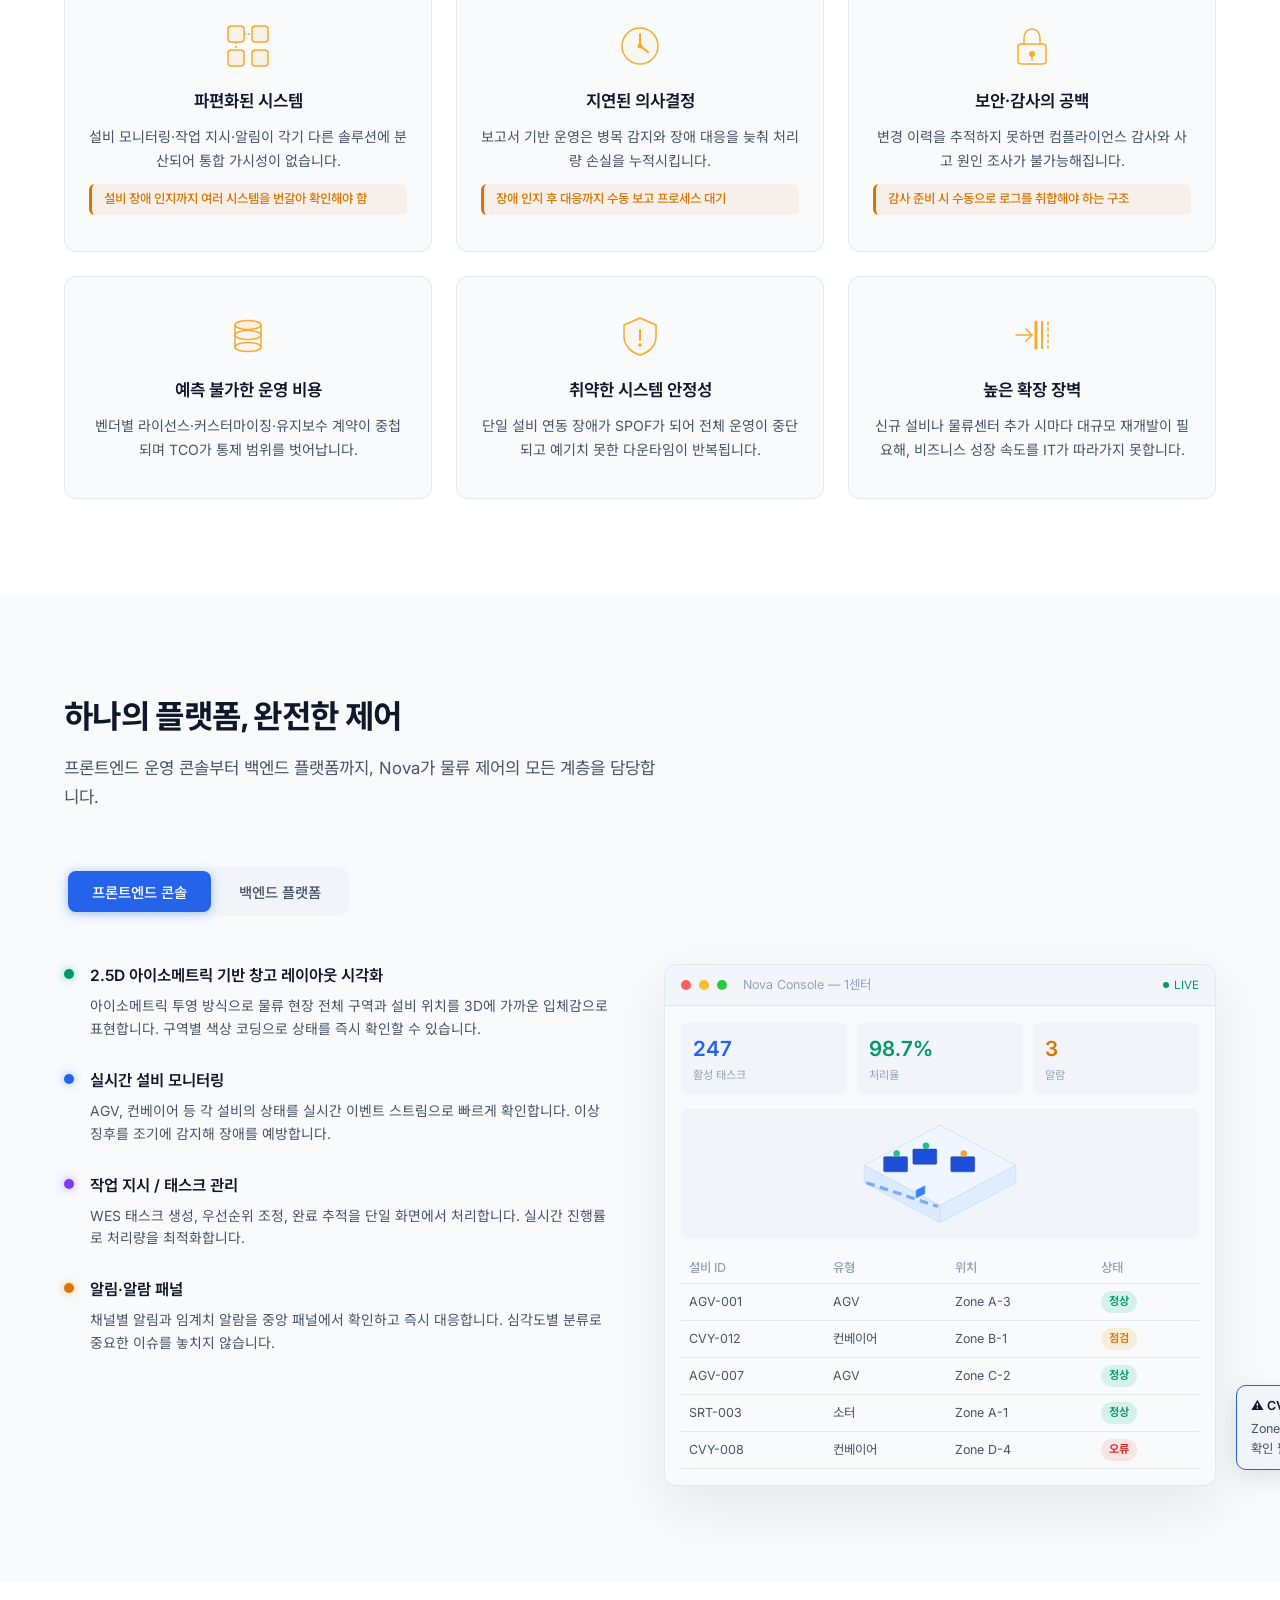
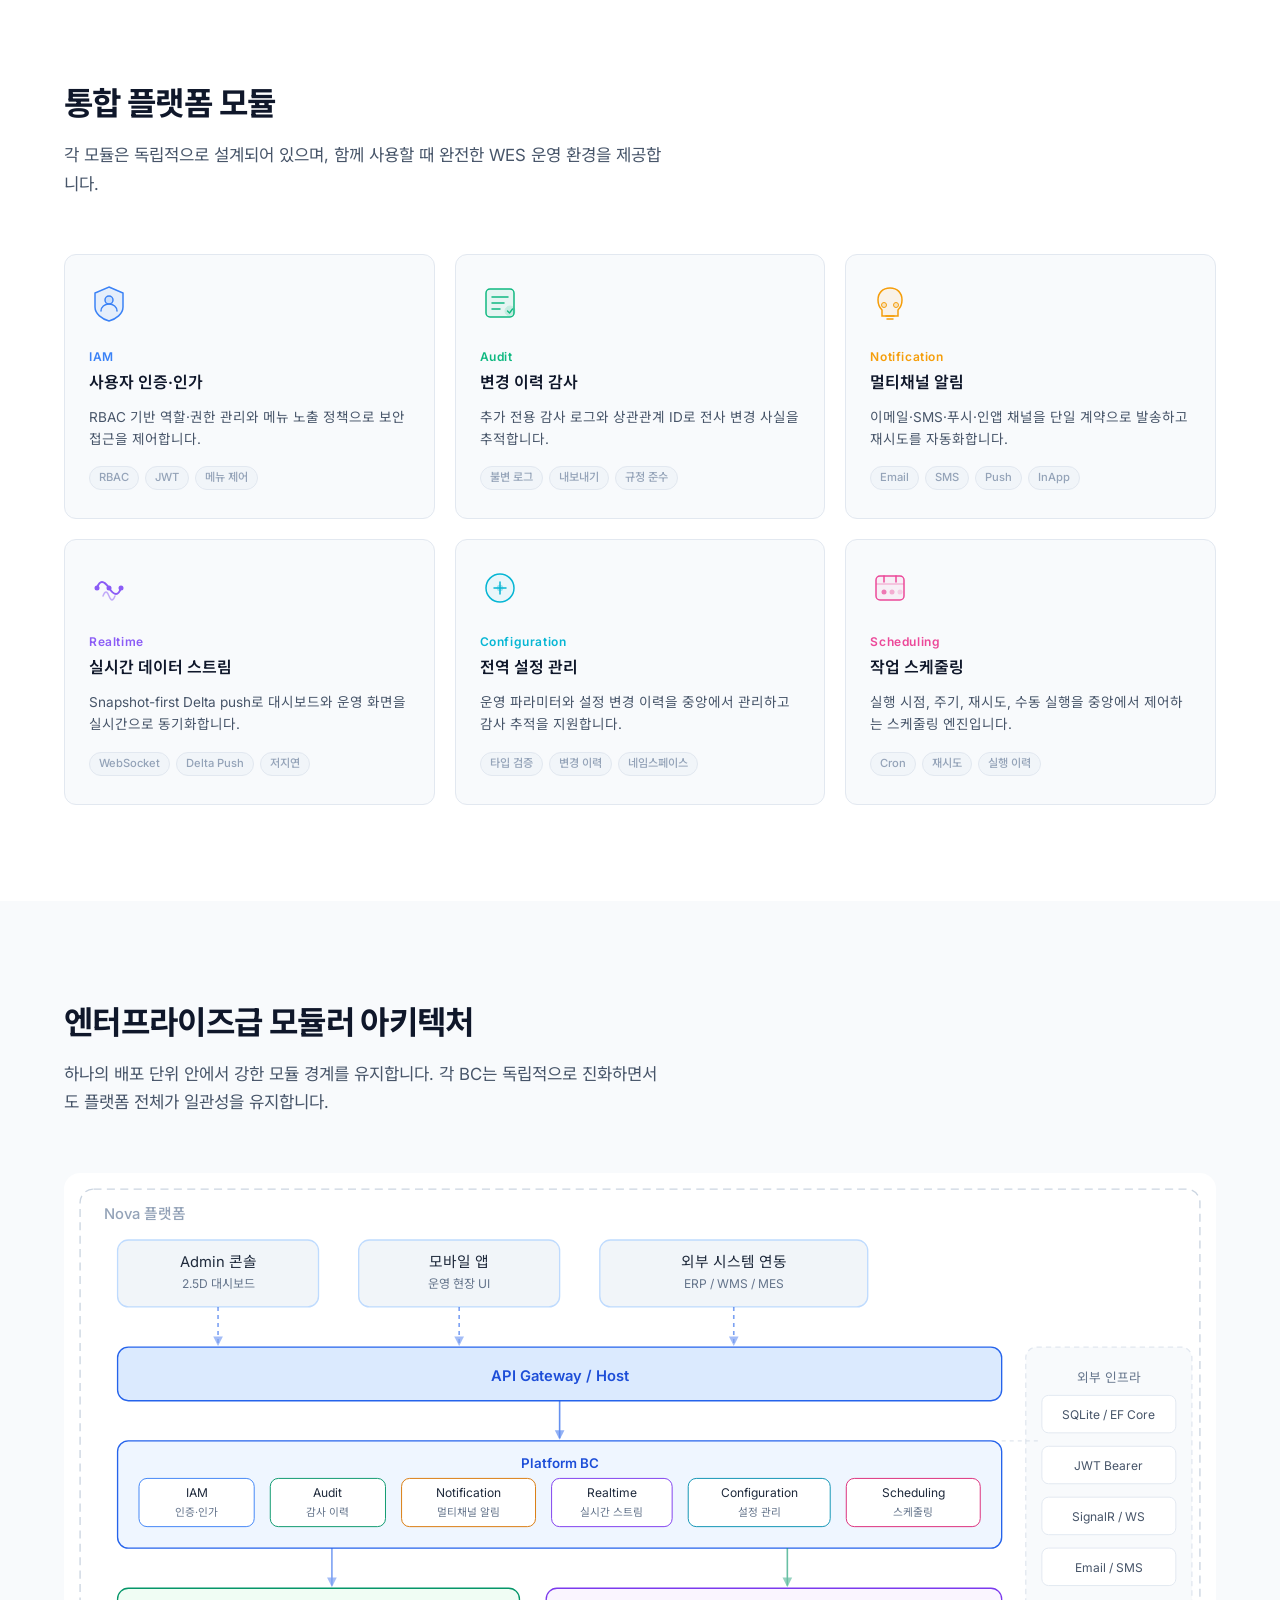
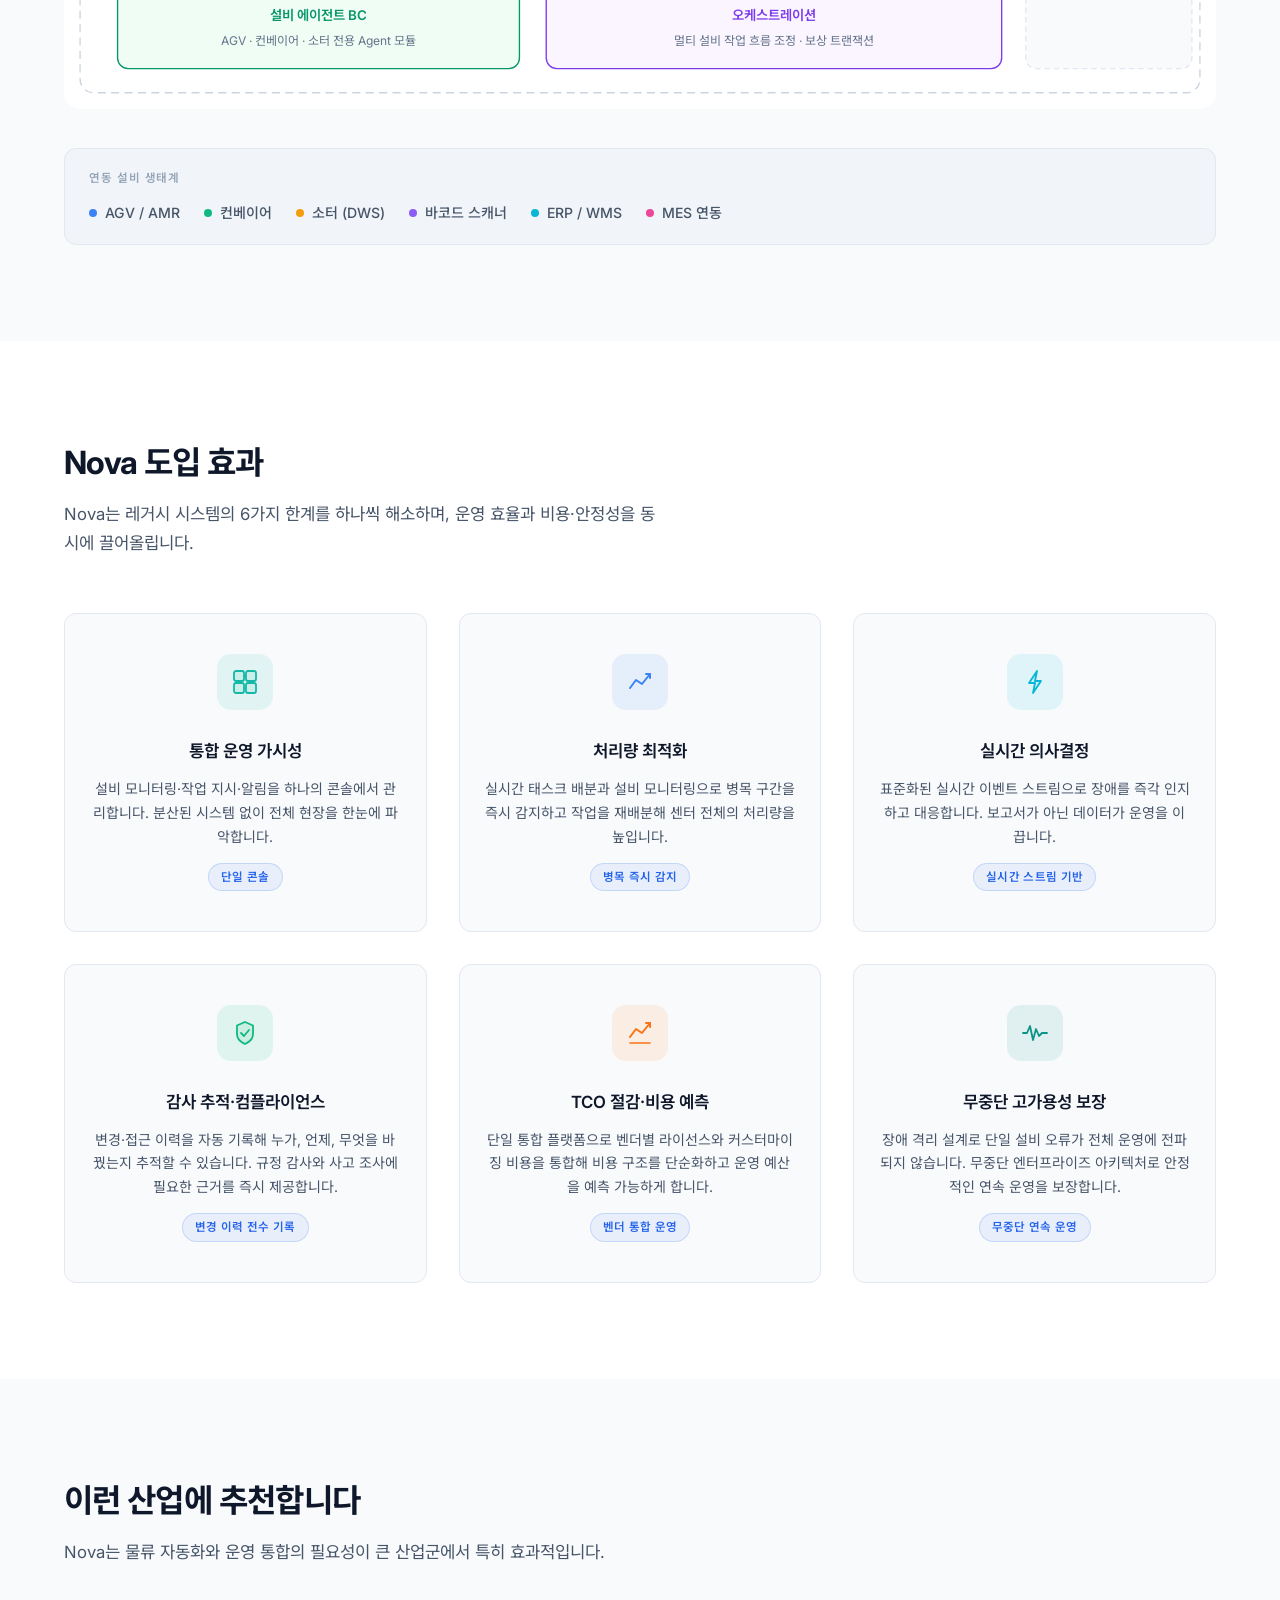
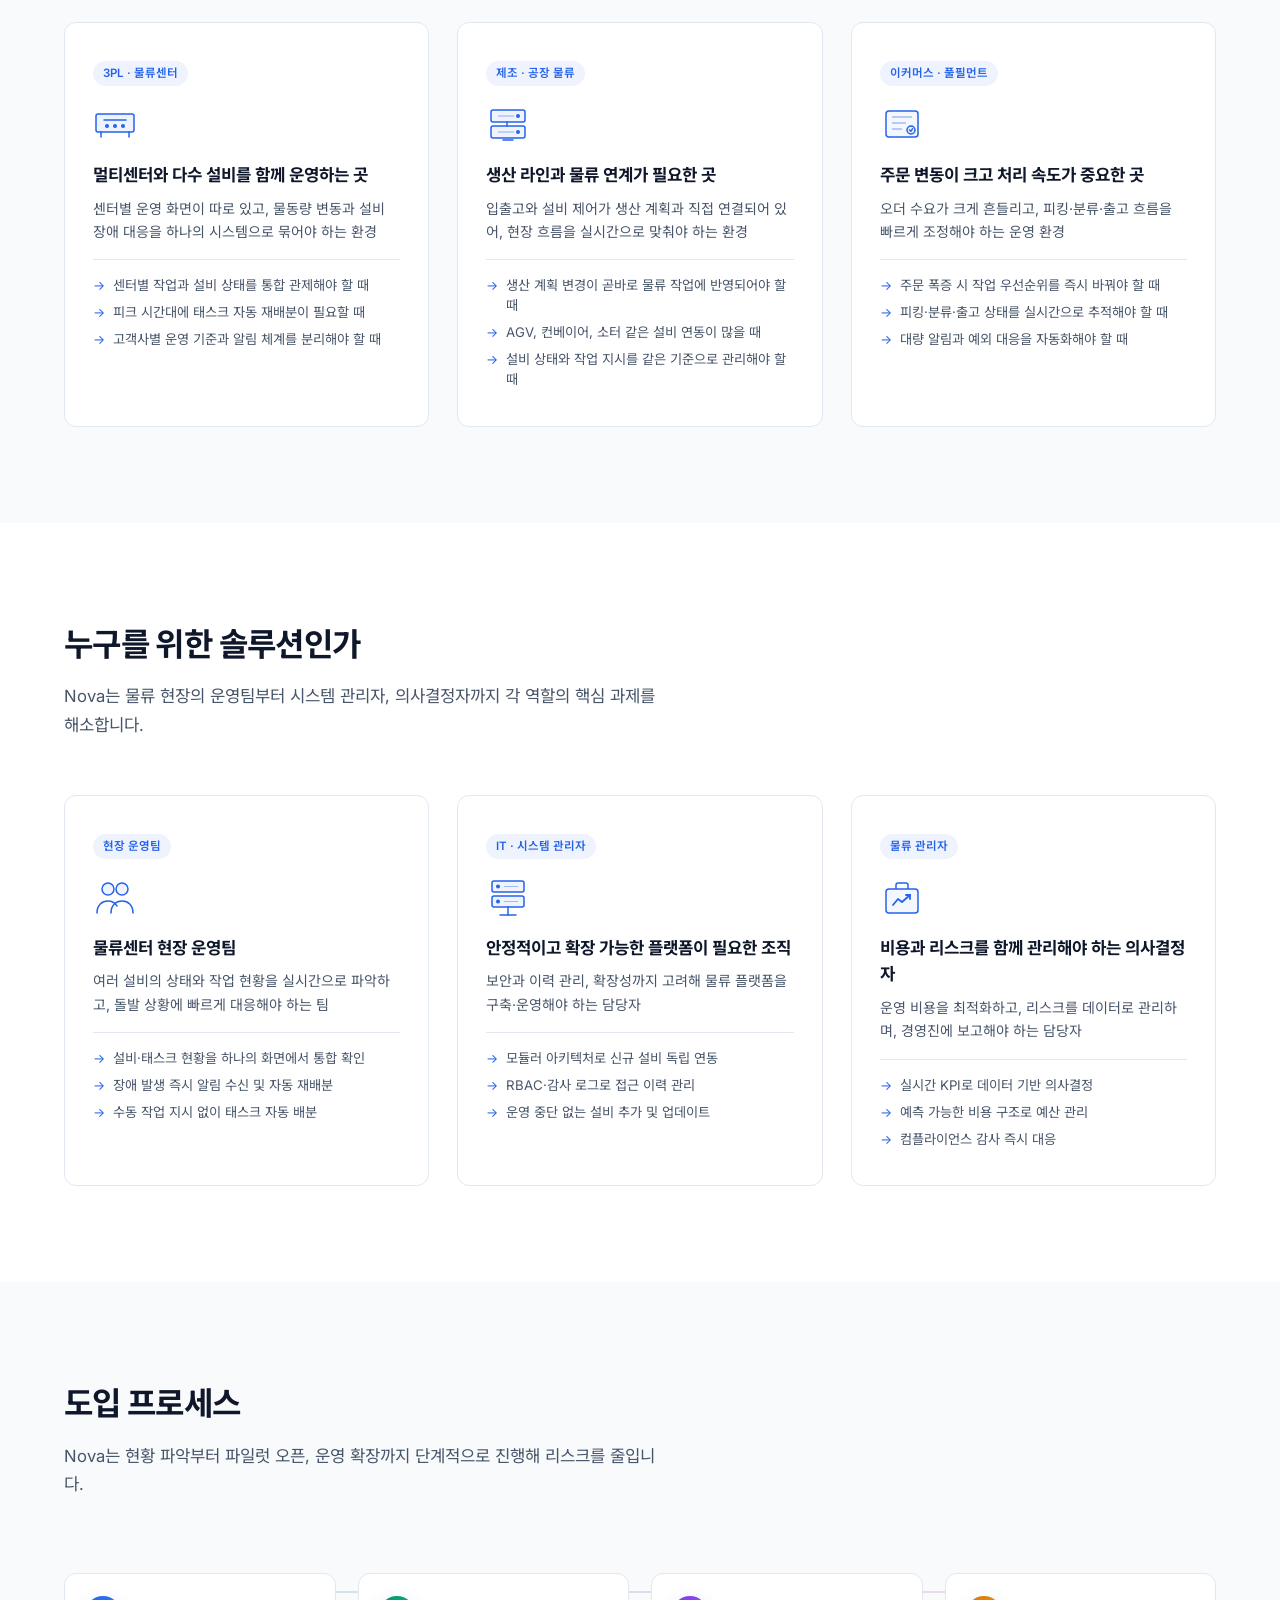
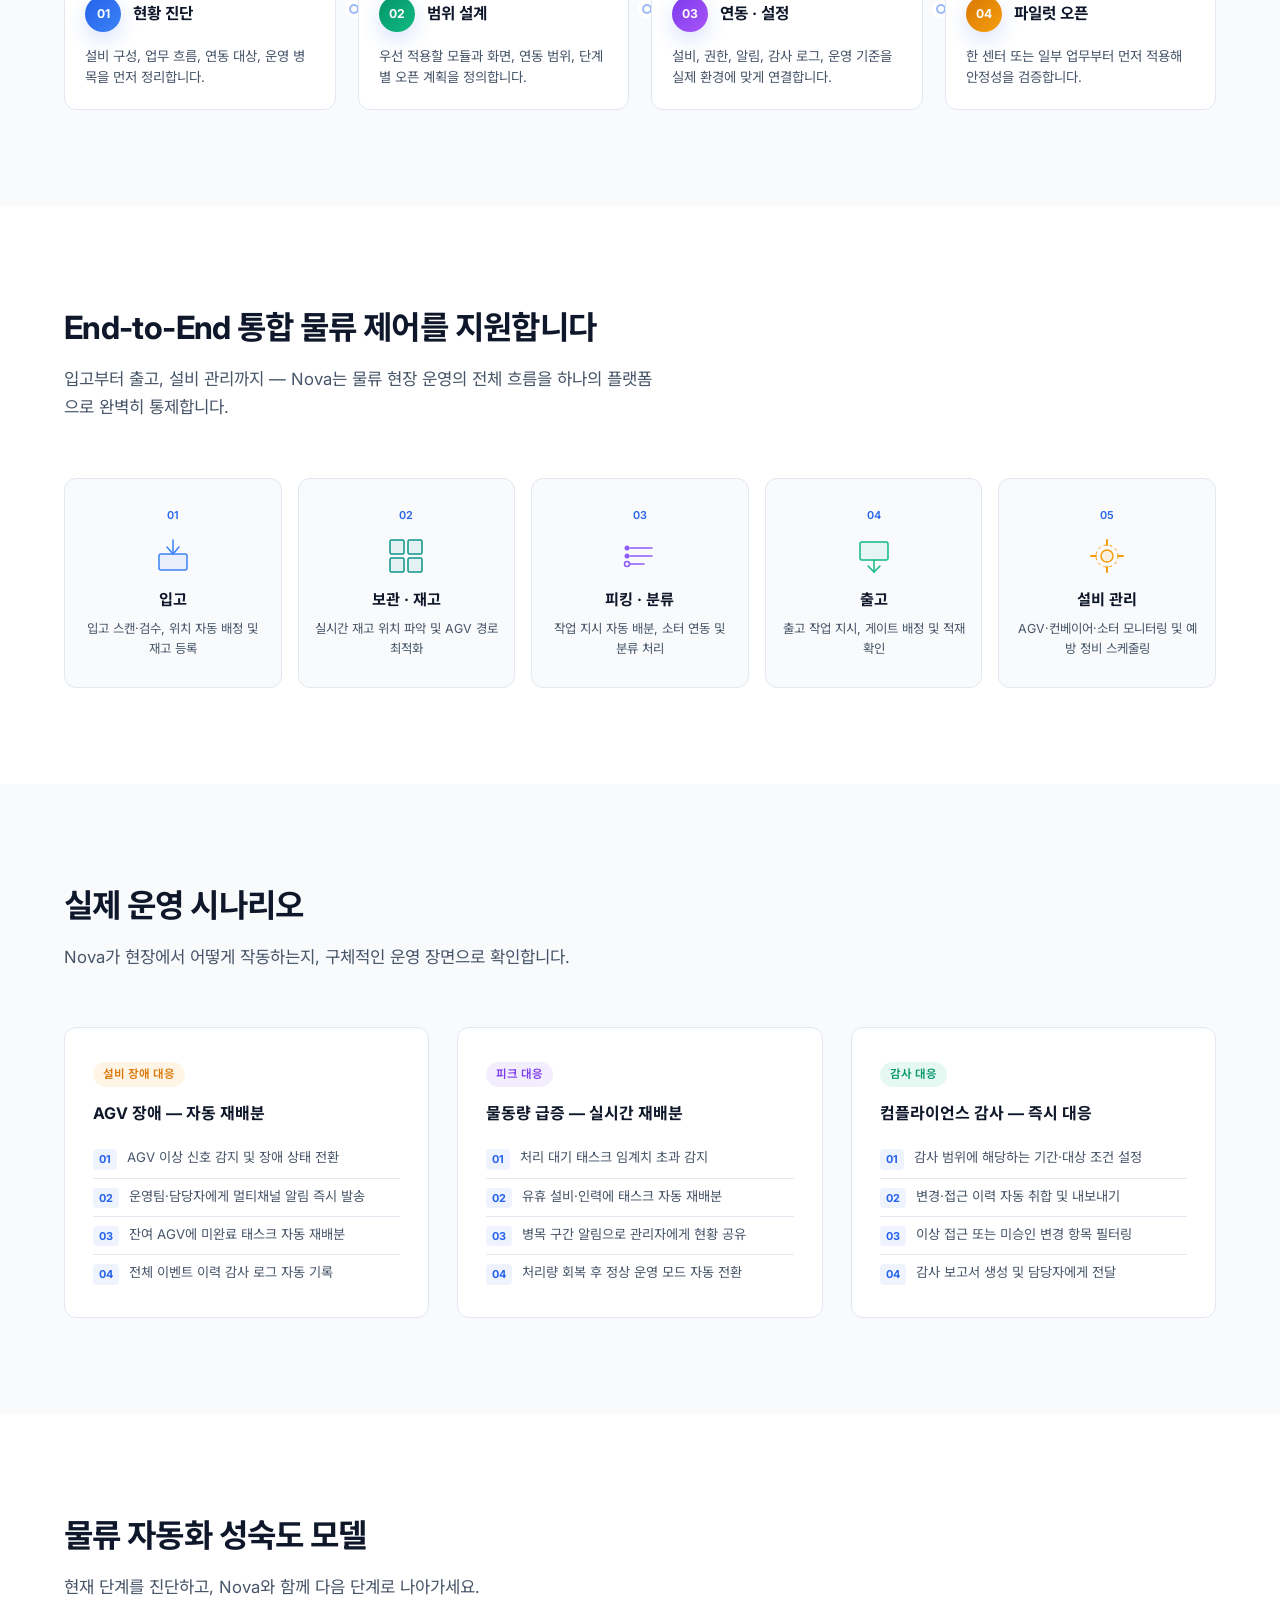
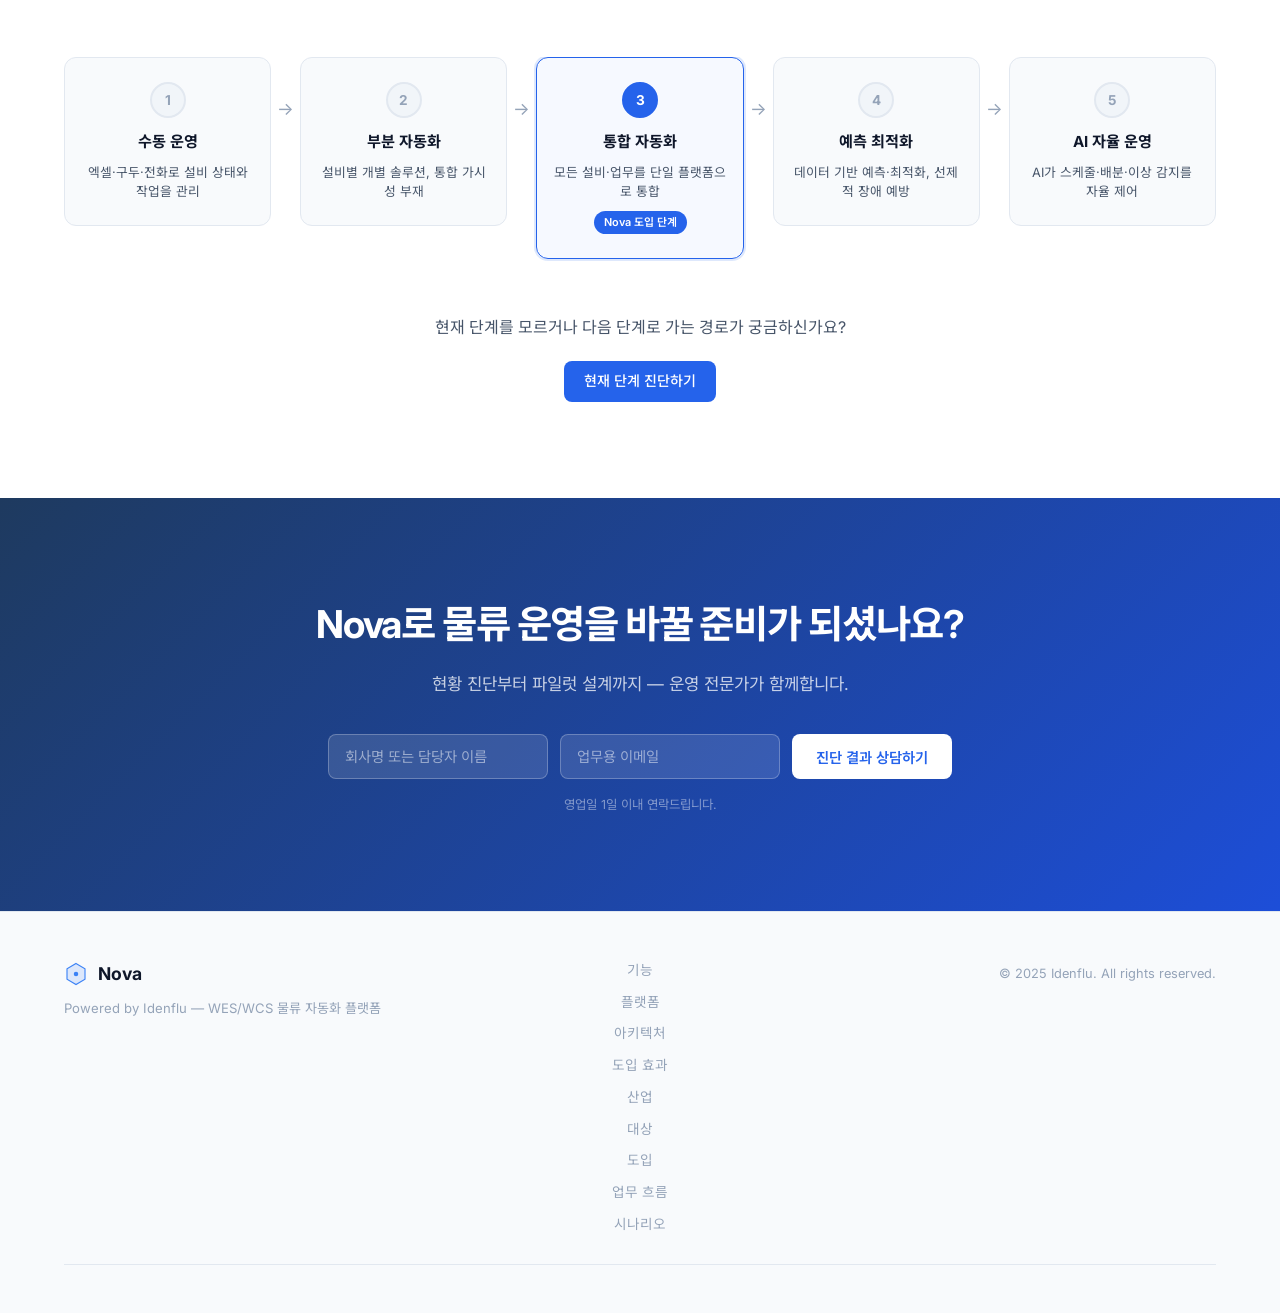
<file: type0.html>
<!DOCTYPE html>
<html lang="ko">
<head>
  <meta charset="UTF-8">
  <meta name="viewport" content="width=device-width, initial-scale=1.0">
  <title>Nova — WES/WCS 물류 자동화 플랫폼</title>
  <meta name="description" content="실시간 설비 모니터링부터 작업 지시·스케줄링까지, 스마트 물류 현장의 새로운 기준">
  <!-- SEO -->
  <meta name="keywords" content="WES, WCS, 물류 자동화, 물류 센터 관리, Nova, Idenflu, 스마트 물류">
  <meta name="robots" content="index, follow">
  <link rel="canonical" href="https://idenflu.com/nova">
  <!-- Open Graph -->
  <meta property="og:type" content="website">
  <meta property="og:title" content="Nova — WES/WCS 물류 자동화 플랫폼">
  <meta property="og:description" content="실시간 설비 모니터링부터 작업 지시·스케줄링까지, 스마트 물류 현장의 새로운 기준">
  <meta property="og:url" content="https://idenflu.com/nova">
  <meta property="og:image" content="https://idenflu.com/nova/og-image.png">
  <meta property="og:locale" content="ko_KR">
  <meta property="og:site_name" content="Idenflu Nova">
  <!-- Twitter Card -->
  <meta name="twitter:card" content="summary_large_image">
  <meta name="twitter:title" content="Nova — WES/WCS 물류 자동화 플랫폼">
  <meta name="twitter:description" content="실시간 설비 모니터링부터 작업 지시·스케줄링까지, 스마트 물류 현장의 새로운 기준">
  <meta name="twitter:image" content="https://idenflu.com/nova/og-image.png">
  <link rel="preconnect" href="https://fonts.googleapis.com">
  <link rel="preconnect" href="https://fonts.gstatic.com" crossorigin>
  <link href="https://fonts.googleapis.com/css2?family=Inter:wght@400;500;600;700&family=Noto+Sans+KR:wght@300;400;500;700&display=swap" rel="stylesheet">
  <style>
    /* ===== 1. Reset & Variables ===== */
    *, *::before, *::after { box-sizing: border-box; margin: 0; padding: 0; }
    :root {
      --bg-base:         #FFFFFF;
      --bg-surface:      #F8FAFC;
      --bg-elevated:     #F1F5F9;
      --bg-border:       #E2E8F0;
      --accent-primary:  #2563EB;
      --accent-glow:     #3B82F6;
      --accent-secondary:#059669;
      --accent-warning:  #D97706;
      --accent-purple:   #7C3AED;
      --text-primary:    #0F172A;
      --text-secondary:  #475569;
      --text-muted:      #94A3B8;
      --font-sans: 'Inter', 'Noto Sans KR', -apple-system, BlinkMacSystemFont, sans-serif;
      --font-mono: 'Inter', 'Noto Sans KR', sans-serif;
      --radius-card: 12px;
      --radius-btn:  8px;
    }
    html { scroll-behavior: smooth; }
    body {
      font-family: var(--font-sans);
      background: var(--bg-base);
      color: var(--text-primary);
      line-height: 1.6;
      overflow-x: hidden;
    }
    a { color: inherit; text-decoration: none; }
    button { cursor: pointer; border: none; background: none; font-family: var(--font-sans); }

    /* ===== 2. Layout Utilities ===== */
    .container { max-width: 1200px; margin: 0 auto; padding: 0 24px; }
    .section { padding: 96px 0; }
    .section-title {
      font-size: 2rem; font-weight: 700; letter-spacing: -0.02em;
      color: var(--text-primary); margin-bottom: 12px;
    }
    .section-sub {
      font-size: 1.05rem; color: var(--text-secondary);
      max-width: 600px; line-height: 1.7;
    }
    .section-header { margin-bottom: 56px; }

    /* ===== 3. Navigation ===== */
    #nav {
      position: fixed; top: 0; left: 0; right: 0; z-index: 100;
      padding: 0 24px; height: 64px;
      display: flex; align-items: center; justify-content: space-between;
      background: rgba(255, 255, 255, 0.7);
      backdrop-filter: blur(20px); -webkit-backdrop-filter: blur(20px);
      border-bottom: 1px solid rgba(226, 232, 240, 0.6);
      transition: background 0.3s, border-color 0.3s;
    }
    #nav.scrolled {
      background: rgba(255, 255, 255, 0.97);
      border-bottom-color: var(--bg-border);
    }
    .nav-inner { max-width: 1200px; width: 100%; margin: 0 auto; display: flex; align-items: center; justify-content: space-between; }
    .nav-logo { display: flex; align-items: center; gap: 10px; font-size: 1.2rem; font-weight: 700; letter-spacing: -0.01em; }
    .nav-logo svg { width: 32px; height: 32px; }
    .nav-links { display: flex; align-items: center; gap: 32px; }
    .nav-links a { font-size: 0.9rem; color: var(--text-secondary); transition: color 0.2s; }
    .nav-links a:hover { color: var(--text-primary); }
    .nav-actions { display: flex; align-items: center; gap: 12px; }
    .btn { display: inline-flex; align-items: center; gap: 8px; padding: 9px 20px; border-radius: var(--radius-btn); font-size: 0.88rem; font-weight: 500; transition: all 0.2s; }
    .btn-primary { background: var(--accent-primary); color: #fff; }
    .btn-primary:hover { background: #2563EB; transform: translateY(-1px); box-shadow: 0 4px 16px rgba(59,130,246,0.4); }
    .btn-ghost { border: 1px solid #CBD5E1; color: var(--text-secondary); }
    .btn-ghost:hover { border-color: var(--accent-primary); color: var(--text-primary); }
    .nav-hamburger { display: none; flex-direction: column; gap: 5px; padding: 4px; cursor: pointer; }
    .nav-hamburger span { display: block; width: 22px; height: 2px; background: var(--text-secondary); border-radius: 2px; transition: all 0.3s; }
    .mobile-nav { display: none; position: fixed; top: 64px; left: 0; right: 0; z-index: 99; background: var(--bg-surface); border-bottom: 1px solid var(--bg-border); padding: 20px 24px; flex-direction: column; gap: 16px; }
    .mobile-nav.open { display: flex; }
    .mobile-nav a { font-size: 1rem; color: var(--text-secondary); padding: 8px 0; border-bottom: 1px solid var(--bg-border); }

    /* ===== 4. Hero ===== */
    #hero {
      min-height: 100vh;
      display: grid; grid-template-columns: 1fr 1fr; align-items: center; gap: 48px;
      padding-top: 64px;
      background: linear-gradient(135deg, #EFF6FF 0%, #F8FAFC 60%, #FFFFFF 100%);
    }
    .hero-copy { padding: 80px 0 80px 0; }
    .hero-badge {
      display: inline-flex; align-items: center; gap: 8px;
      background: rgba(59,130,246,0.1); border: 1px solid rgba(59,130,246,0.3);
      color: var(--accent-glow); border-radius: 100px; padding: 5px 14px;
      font-size: 0.78rem; font-weight: 500; letter-spacing: 0.05em; text-transform: uppercase;
      margin-bottom: 24px;
    }
    .hero-badge::before { content: ''; width: 6px; height: 6px; border-radius: 50%; background: var(--accent-secondary); animation: pulse-dot 2s ease-in-out infinite; }
    @keyframes pulse-dot { 0%,100%{opacity:1;transform:scale(1)} 50%{opacity:0.5;transform:scale(1.4)} }
    .hero-h1 {
      font-size: clamp(2.3rem, 4.8vw, 3.6rem); font-weight: 700;
      line-height: 1.15; letter-spacing: -0.03em;
      margin-bottom: 24px;
    }
    .hero-h1 .highlight {
      background: linear-gradient(90deg, var(--accent-primary), var(--accent-purple));
      -webkit-background-clip: text; -webkit-text-fill-color: transparent; background-clip: text;
    }
    .hero-sub { font-size: 1.1rem; color: var(--text-secondary); line-height: 1.8; margin-bottom: 36px; max-width: 480px; }
    .hero-actions { display: flex; gap: 12px; flex-wrap: wrap; margin-bottom: 40px; }
    .hero-actions .btn { padding: 13px 28px; font-size: 0.95rem; }
    .hero-trust { display: flex; gap: 20px; flex-wrap: wrap; }
    .hero-trust-item { display: flex; align-items: center; gap: 6px; font-size: 0.82rem; color: var(--text-muted); }
    .hero-trust-item::before { content: '✓'; color: var(--accent-secondary); font-weight: 700; }
    .hero-visual { position: relative; display: flex; align-items: center; justify-content: center; padding: 40px 0; }
    #warehouse-iso { width: 100%; max-width: 580px; animation: svg-float 5s ease-in-out infinite; filter: drop-shadow(0 20px 60px rgba(59,130,246,0.15)); }
    @keyframes svg-float { 0%,100%{transform:translateY(0)} 50%{transform:translateY(-10px)} }

    /* ===== 5. Warehouse SVG Animations ===== */
    @keyframes conveyor-scroll { from{stroke-dashoffset:60} to{stroke-dashoffset:0} }
    @keyframes conveyor-scroll2 { from{stroke-dashoffset:60} to{stroke-dashoffset:0} }
    .belt-anim { animation: conveyor-scroll 1.4s linear infinite; }
    .belt-anim2 { animation: conveyor-scroll2 1.8s linear infinite; }
    @keyframes robot-patrol {
      0%{transform:translate(0,0)} 30%{transform:translate(48px,24px)}
      60%{transform:translate(48px,24px)} 90%{transform:translate(0,0)} 100%{transform:translate(0,0)}
    }
    @keyframes robot-patrol2 {
      0%{transform:translate(0,0)} 40%{transform:translate(-40px,20px)}
      70%{transform:translate(-40px,20px)} 100%{transform:translate(0,0)}
    }
    #robot-1 { animation: robot-patrol 7s ease-in-out infinite; }
    #robot-2 { animation: robot-patrol2 7s ease-in-out infinite 3.5s; }
    @keyframes dot-pulse { 0%,100%{opacity:1} 50%{opacity:0.3} }
    .pdot { animation: dot-pulse 2s ease-in-out infinite; }
    .pdot2 { animation: dot-pulse 2s ease-in-out infinite 0.7s; }
    .pdot3 { animation: dot-pulse 2s ease-in-out infinite 1.4s; }
    @keyframes data-rise { 0%{stroke-dashoffset:60;opacity:0.7} 100%{stroke-dashoffset:0;opacity:0} }
    .dline { animation: data-rise 2s ease-out infinite; }
    .dline2 { animation: data-rise 2s ease-out infinite 0.6s; }
    .dline3 { animation: data-rise 2s ease-out infinite 1.2s; }
    @keyframes hud-blink { 0%,100%{opacity:1} 50%{opacity:0.6} }
    .hud-live { animation: hud-blink 1.5s ease-in-out infinite; }

    /* ===== 6. Stats Bar ===== */
    #stats {
      background: var(--bg-surface);
      border-top: 1px solid var(--bg-border); border-bottom: 1px solid var(--bg-border);
      padding: 48px 0;
    }
    .stats-header { text-align: center; margin-bottom: 32px; }
    .stats-header .section-sub { margin: 0 auto; }
    .stats-row { display: flex; justify-content: center; gap: 0; }
    .stat-item {
      flex: 1; max-width: 300px; text-align: center; padding: 24px 32px;
      border-right: 1px solid var(--bg-border); position: relative;
    }
    .stat-item:last-child { border-right: none; }
    .stat-item::before { content: ''; position: absolute; top: 0; left: 50%; transform: translateX(-50%); width: 40px; height: 3px; background: var(--accent-primary); border-radius: 0 0 3px 3px; }
    .stat-value { font-family: var(--font-mono); font-size: 2rem; font-weight: 700; color: var(--text-primary); line-height: 1.1; margin-bottom: 10px; }
    .stat-label { font-size: 0.84rem; color: var(--text-secondary); line-height: 1.5; }

    /* ===== 7. Problem Section ===== */
    #problem { padding: 96px 0; background: var(--bg-base); }
    .problem-grid { display: grid; grid-template-columns: repeat(3, 1fr); gap: 24px; }
    .problem-card {
      background: var(--bg-surface); border-radius: var(--radius-card);
      padding: 36px 24px; border: 1px solid var(--bg-border);
      text-align: center;
      transition: transform 0.25s, box-shadow 0.25s;
    }
    .problem-card:hover { transform: translateY(-4px); box-shadow: 0 12px 40px rgba(0,0,0,0.08); }
    .problem-icon { width: 44px; height: 44px; margin: 0 auto 20px; display: block; opacity: 0.85; }
    .problem-card h3 { font-size: 1.05rem; font-weight: 600; margin-bottom: 10px; }
    .problem-card p { font-size: 0.88rem; color: var(--text-secondary); line-height: 1.7; }

    /* ===== 8. Features Section ===== */
    #features { padding: 96px 0; background: var(--bg-surface); }
    .tab-row { display: flex; gap: 4px; background: var(--bg-elevated); border-radius: 10px; padding: 4px; width: fit-content; margin-bottom: 48px; }
    .tab-btn {
      padding: 10px 24px; border-radius: 8px; font-size: 0.9rem; font-weight: 500;
      color: var(--text-secondary); transition: all 0.2s; cursor: pointer; background: none; border: none; font-family: var(--font-sans);
    }
    .tab-btn.active { background: var(--accent-primary); color: #fff; box-shadow: 0 2px 12px rgba(59,130,246,0.4); }
    .tab-panel { display: none; }
    .tab-panel.active { display: grid; grid-template-columns: 1fr 1fr; gap: 48px; align-items: start; }
    .feature-list { display: flex; flex-direction: column; gap: 28px; }
    .feature-item { display: flex; gap: 16px; align-items: flex-start; }
    .feature-dot {
      width: 10px; height: 10px; border-radius: 50%; background: var(--accent-primary);
      margin-top: 5px; flex-shrink: 0; box-shadow: 0 0 8px rgba(59,130,246,0.6);
    }
    .feature-item h4 { font-size: 0.97rem; font-weight: 600; margin-bottom: 6px; }
    .feature-item p { font-size: 0.87rem; color: var(--text-secondary); line-height: 1.65; }

    /* Mock Console Panel */
    .mock-panel {
      --bg-base: #F8FAFC; --bg-surface: #FFFFFF; --bg-elevated: #F1F5F9; --bg-border: #E2E8F0;
      --text-primary: #0F172A; --text-secondary: #475569; --text-muted: #94A3B8; --accent-glow: #2563EB;
    }
    .log-panel {
      --bg-elevated: #F1F5F9; --bg-border: #E2E8F0; --text-muted: #94A3B8;
    }
    .mock-panel {
      background: var(--bg-base); border: 1px solid var(--bg-border);
      border-radius: var(--radius-card); overflow: hidden;
      box-shadow: 0 20px 60px rgba(0,0,0,0.08);
    }
    .mock-titlebar {
      background: var(--bg-elevated); padding: 10px 16px;
      display: flex; align-items: center; gap: 8px; border-bottom: 1px solid var(--bg-border);
    }
    .mock-dot { width: 10px; height: 10px; border-radius: 50%; }
    .mock-titlebar-label { margin-left: 8px; font-size: 0.78rem; color: var(--text-muted); font-family: var(--font-mono); }
    .live-badge { margin-left: auto; display: flex; align-items: center; gap: 5px; font-size: 0.72rem; color: var(--accent-secondary); font-family: var(--font-mono); }
    .live-dot { width: 6px; height: 6px; border-radius: 50%; background: var(--accent-secondary); animation: pulse-dot 1.5s infinite; }
    .mock-body { padding: 16px; }
    .mock-kpi-row { display: flex; gap: 10px; margin-bottom: 14px; }
    .mock-kpi { flex: 1; background: var(--bg-elevated); border-radius: 8px; padding: 10px 12px; }
    .mock-kpi-val { font-family: var(--font-mono); font-size: 1.3rem; font-weight: 600; color: var(--accent-glow); }
    .mock-kpi-lbl { font-size: 0.7rem; color: var(--text-muted); margin-top: 2px; }
    .mock-iso-mini { width: 100%; height: 130px; background: var(--bg-elevated); border-radius: 8px; margin-bottom: 14px; display: flex; align-items: center; justify-content: center; overflow: hidden; }
    .mock-table { width: 100%; border-collapse: collapse; font-size: 0.78rem; }
    .mock-table th { color: var(--text-muted); font-weight: 500; padding: 5px 8px; text-align: left; border-bottom: 1px solid var(--bg-border); }
    .mock-table td { padding: 7px 8px; color: var(--text-secondary); border-bottom: 1px solid var(--bg-border); }
    .status-badge { display: inline-block; padding: 2px 8px; border-radius: 100px; font-size: 0.7rem; font-weight: 600; }
    .s-ok   { background: rgba(16,185,129,0.15); color: var(--accent-secondary); }
    .s-warn { background: rgba(245,158,11,0.15);  color: var(--accent-warning); }
    .s-err  { background: rgba(239,68,68,0.12);   color: #DC2626; }
    .notif-slide {
      position: absolute; bottom: 16px; right: -260px;
      background: var(--bg-elevated); border: 1px solid var(--accent-primary);
      border-radius: 10px; padding: 10px 14px; width: 240px;
      font-size: 0.78rem; box-shadow: 0 8px 24px rgba(0,0,0,0.1);
      animation: notif-in 5s ease-in-out infinite;
    }
    @keyframes notif-in {
      0%{transform:translateX(0);opacity:0} 10%{transform:translateX(-260px);opacity:1}
      70%{transform:translateX(-260px);opacity:1} 85%{transform:translateX(0);opacity:0} 100%{transform:translateX(0);opacity:0}
    }
    .notif-title { font-weight: 600; color: var(--text-primary); margin-bottom: 3px; }
    .notif-body { color: var(--text-secondary); }
    .mock-panel-wrapper { position: relative; }

    /* Log stream panel */
    .log-panel {
      background: var(--bg-base); border: 1px solid var(--bg-border);
      border-radius: var(--radius-card); overflow: hidden; height: 360px;
      box-shadow: 0 20px 60px rgba(0,0,0,0.08);
    }
    .log-titlebar {
      background: var(--bg-elevated); padding: 10px 16px;
      display: flex; align-items: center; gap: 8px; border-bottom: 1px solid var(--bg-border);
    }
    .log-titlebar-label { margin-left: 8px; font-size: 0.78rem; color: var(--text-muted); font-family: var(--font-mono); }
    #log-stream {
      padding: 12px 16px; overflow: hidden; height: calc(360px - 40px);
      display: flex; flex-direction: column; gap: 4px; justify-content: flex-end;
    }
    .log-line {
      font-family: var(--font-mono); font-size: 0.78rem; color: var(--text-secondary);
      opacity: 0; transform: translateY(8px); transition: opacity 0.3s, transform 0.3s;
      white-space: nowrap; overflow: hidden; text-overflow: ellipsis;
    }
    .log-line.visible { opacity: 1; transform: translateY(0); }
    .log-line.fade-out { opacity: 0; transform: translateY(-8px); }
    .log-line .log-tag { color: var(--accent-glow); }
    .log-line .log-ok  { color: var(--accent-secondary); }
    .log-line .log-val { color: var(--accent-warning); }

    /* ===== 9. Platform Modules ===== */
    #platform { padding: 96px 0; background: var(--bg-base); }
    .modules-grid { display: grid; grid-template-columns: repeat(3, 1fr); gap: 20px; }
    .module-card {
      background: var(--bg-surface); border: 1px solid var(--bg-border);
      border-radius: var(--radius-card); padding: 28px 24px;
      transition: all 0.25s; position: relative; overflow: hidden;
    }
    .module-card::before {
      content: ''; position: absolute; top: 0; left: 0; right: 0; height: 2px;
      background: var(--card-accent, var(--accent-primary));
      transform: scaleX(0); transform-origin: left; transition: transform 0.3s;
    }
    .module-card:hover { border-color: var(--card-accent, var(--accent-primary)); transform: translateY(-3px); box-shadow: 0 12px 36px rgba(0,0,0,0.1); }
    .module-card:hover::before { transform: scaleX(1); }
    .module-icon { width: 40px; height: 40px; margin-bottom: 16px; }
    .module-name-en { font-size: 0.75rem; font-family: var(--font-mono); color: var(--card-accent, var(--accent-primary)); font-weight: 600; letter-spacing: 0.05em; margin-bottom: 4px; }
    .module-name-ko { font-size: 1rem; font-weight: 600; margin-bottom: 10px; }
    .module-desc { font-size: 0.85rem; color: var(--text-secondary); line-height: 1.65; margin-bottom: 16px; }
    .module-tags { display: flex; gap: 6px; flex-wrap: wrap; }
    .tag { display: inline-block; padding: 2px 9px; border-radius: 100px; font-size: 0.7rem; font-weight: 500; background: var(--bg-elevated); color: var(--text-muted); border: 1px solid var(--bg-border); }

    /* ===== 10. Architecture Section ===== */
    #architecture { padding: 96px 0; background: var(--bg-surface); }
    .arch-svg-wrap { overflow-x: auto; border-radius: var(--radius-card); }
    #arch-svg { width: 100%; min-width: 700px; }

    /* ===== 11. Benefits ===== */
    #benefits { padding: 96px 0; background: var(--bg-base); }
    .benefits-grid { display: grid; grid-template-columns: repeat(3, 1fr); gap: 32px; }
    .benefit-card {
      text-align: center; padding: 40px 24px;
      background: var(--bg-surface); border-radius: var(--radius-card);
      border: 1px solid var(--bg-border); transition: transform 0.25s;
    }
    .benefit-card:hover { transform: translateY(-4px); }
    .benefit-icon { width: 56px; height: 56px; margin: 0 auto 20px; padding: 14px; background: rgba(59,130,246,0.1); border-radius: 14px; }
    .benefit-card h3 { font-size: 1.05rem; font-weight: 600; margin-bottom: 12px; }
    .benefit-card p { font-size: 0.88rem; color: var(--text-secondary); line-height: 1.7; }

    /* ===== 12. Footer ===== */
    footer {
      background: var(--bg-surface); padding: 48px 0 32px;
      border-top: 1px solid var(--bg-border);
    }
    .footer-inner { display: grid; grid-template-columns: 1fr auto 1fr; gap: 32px; align-items: start; }
    .footer-brand { display: flex; flex-direction: column; gap: 10px; }
    .footer-logo { display: flex; align-items: center; gap: 10px; font-size: 1.1rem; font-weight: 700; }
    .footer-tagline { font-size: 0.82rem; color: var(--text-muted); }
    .footer-nav { display: flex; flex-direction: column; gap: 10px; align-items: center; }
    .footer-nav a { font-size: 0.85rem; color: var(--text-muted); transition: color 0.2s; }
    .footer-nav a:hover { color: var(--text-primary); }
    .footer-copy { text-align: right; font-size: 0.8rem; color: var(--text-muted); padding-top: 4px; }
    .footer-divider { border: none; border-top: 1px solid var(--bg-border); margin: 28px 0 16px; }

    /* ===== 13. Scroll Animations ===== */
    [data-animate] { opacity: 0; transform: translateY(28px); transition: opacity 0.6s ease, transform 0.6s ease; }
    [data-animate].animate-in { opacity: 1; transform: translateY(0); }
    [data-animate][data-delay="1"] { transition-delay: 0.1s; }
    [data-animate][data-delay="2"] { transition-delay: 0.2s; }
    [data-animate][data-delay="3"] { transition-delay: 0.3s; }
    [data-animate][data-delay="4"] { transition-delay: 0.4s; }
    [data-animate][data-delay="5"] { transition-delay: 0.5s; }

    /* ===== 14. Responsive ===== */
    /* ===== 13. Personas Section ===== */
    #personas { padding: 96px 0; background: var(--bg-surface); }
    #target { padding: 96px 0; background: var(--bg-base); }
    #adoption { padding: 96px 0; background: var(--bg-surface); }
    .personas-grid { display: grid; grid-template-columns: repeat(3, 1fr); gap: 28px; }
    .persona-card {
      background: var(--bg-base); border-radius: var(--radius-card);
      padding: 36px 28px; border: 1px solid var(--bg-border);
      transition: transform 0.25s, box-shadow 0.25s;
    }
    .persona-card:hover { transform: translateY(-4px); box-shadow: 0 12px 40px rgba(0,0,0,0.08); }
    .persona-role { display: inline-block; padding: 3px 10px; border-radius: 100px; font-size: 0.72rem; font-weight: 600; background: rgba(37,99,235,0.08); color: var(--accent-primary); margin-bottom: 16px; font-family: var(--font-mono); }
    .persona-icon { width: 44px; height: 44px; margin-bottom: 16px; display: block; }
    .persona-card h3 { font-size: 1.05rem; font-weight: 700; margin-bottom: 8px; }
    .persona-desc { font-size: 0.88rem; color: var(--text-secondary); margin-bottom: 16px; line-height: 1.65; }
    .persona-needs { list-style: none; padding: 0; margin: 0; border-top: 1px solid var(--bg-border); padding-top: 16px; display: flex; flex-direction: column; gap: 7px; }
    .persona-needs li { font-size: 0.83rem; color: var(--text-secondary); display: flex; gap: 8px; line-height: 1.5; }
    .persona-needs li::before { content: '→'; color: var(--accent-primary); flex-shrink: 0; font-size: 0.8rem; }

    /* ===== 14. Process Coverage Section ===== */
    #process { padding: 96px 0; }
    .process-flow { display: grid; grid-template-columns: repeat(5, 1fr); gap: 16px; }
    .process-step {
      text-align: center; padding: 28px 16px;
      background: var(--bg-surface); border-radius: var(--radius-card);
      border: 1px solid var(--bg-border); transition: transform 0.25s, box-shadow 0.25s;
    }
    .process-step:hover { transform: translateY(-4px); box-shadow: 0 12px 40px rgba(0,0,0,0.08); }
    .process-num { font-family: var(--font-mono); font-size: 0.68rem; color: var(--accent-primary); font-weight: 600; margin-bottom: 12px; }
    .process-step-icon { width: 40px; height: 40px; margin: 0 auto 12px; display: block; }
    .process-step h4 { font-size: 0.95rem; font-weight: 700; margin-bottom: 6px; color: var(--text-primary); }
    .process-step p { font-size: 0.78rem; color: var(--text-secondary); line-height: 1.6; }

    .adoption-timeline {
      display: grid;
      grid-template-columns: repeat(4, 1fr);
      gap: 22px;
      position: relative;
      padding-top: 18px;
    }
    .adoption-timeline::before {
      content: '';
      position: absolute;
      left: 4%;
      right: 4%;
      top: 36px;
      height: 2px;
      background: linear-gradient(90deg, var(--accent-primary), var(--accent-secondary), var(--accent-purple), var(--accent-warning));
      opacity: 0.18;
    }
    .adoption-step {
      position: relative;
      background: var(--bg-base);
      border: 1px solid var(--bg-border);
      border-radius: var(--radius-card);
      padding: 22px 20px 20px;
      z-index: 1;
    }
    .adoption-step:not(:last-child)::after {
      content: '';
      position: absolute;
      top: 30px;
      right: -24px;
      width: 10px;
      height: 10px;
      border-radius: 50%;
      background: var(--bg-base);
      border: 2px solid rgba(37,99,235,0.45);
      box-shadow: 0 0 0 4px var(--bg-base);
    }
    .adoption-step-head {
      display: flex;
      align-items: center;
      gap: 12px;
      margin-bottom: 14px;
    }
    .adoption-step-no {
      width: 36px;
      height: 36px;
      border-radius: 999px;
      display: flex;
      align-items: center;
      justify-content: center;
      font-family: var(--font-mono);
      font-size: 0.76rem;
      font-weight: 700;
      color: #fff;
      background: linear-gradient(135deg, var(--accent-primary), var(--accent-glow));
      box-shadow: 0 8px 20px rgba(37,99,235,0.18);
      flex-shrink: 0;
    }
    .adoption-step:nth-child(2) .adoption-step-no { background: linear-gradient(135deg, var(--accent-secondary), #10B981); }
    .adoption-step:nth-child(3) .adoption-step-no { background: linear-gradient(135deg, var(--accent-purple), #A855F7); }
    .adoption-step:nth-child(4) .adoption-step-no { background: linear-gradient(135deg, var(--accent-warning), #F59E0B); }
    .adoption-step h4 { font-size: 0.98rem; font-weight: 700; color: var(--text-primary); }
    .adoption-step p { font-size: 0.84rem; color: var(--text-secondary); line-height: 1.6; }

    /* ===== 15. Scenarios Section ===== */
    #scenarios { padding: 96px 0; background: var(--bg-surface); }
    .scenarios-grid { display: grid; grid-template-columns: repeat(3, 1fr); gap: 28px; }
    .scenario-card {
      background: var(--bg-base); border-radius: var(--radius-card);
      padding: 32px 28px; border: 1px solid var(--bg-border);
      transition: transform 0.25s, box-shadow 0.25s;
    }
    .scenario-card:hover { transform: translateY(-4px); box-shadow: 0 12px 40px rgba(0,0,0,0.08); }
    .scenario-tag { display: inline-block; padding: 3px 10px; border-radius: 100px; font-size: 0.72rem; font-weight: 600; margin-bottom: 14px; }
    .scenario-card h3 { font-size: 1rem; font-weight: 700; margin-bottom: 14px; }
    .scenario-steps { list-style: none; padding: 0; margin: 0; display: flex; flex-direction: column; }
    .scenario-steps li { font-size: 0.83rem; color: var(--text-secondary); padding: 8px 0; border-bottom: 1px solid var(--bg-border); display: flex; gap: 10px; align-items: flex-start; line-height: 1.5; }
    .scenario-steps li:last-child { border-bottom: none; padding-bottom: 0; }
    .step-num { font-family: var(--font-mono); font-size: 0.68rem; color: var(--accent-primary); font-weight: 700; flex-shrink: 0; background: rgba(37,99,235,0.08); padding: 2px 6px; border-radius: 4px; margin-top: 1px; }

    /* ===== Benefit Keyword Tag ===== */
    .benefit-keyword {
      display: inline-block; margin-top: 14px; padding: 4px 12px;
      border-radius: 100px; font-family: var(--font-mono); font-size: 0.72rem; font-weight: 600;
      background: rgba(37,99,235,0.07); color: var(--accent-primary);
      border: 1px solid rgba(37,99,235,0.18); letter-spacing: 0.03em;
    }

    /* ===== Problem Tag ===== */
    .problem-tag {
      margin-top: 12px; padding: 6px 12px; border-radius: 6px;
      background: rgba(217,119,6,0.07); border-left: 3px solid var(--accent-warning);
      font-size: 0.78rem; font-weight: 500; color: var(--accent-warning);
      line-height: 1.5; text-align: left;
    }

    /* ===== Trust Bar ===== */
    #trust-bar {
      background: var(--bg-surface);
      border-top: 1px solid var(--bg-border);
      border-bottom: 1px solid var(--bg-border);
      padding: 18px 0;
    }
    .trust-bar-inner {
      display: flex; align-items: center; justify-content: center;
      gap: 32px; flex-wrap: wrap;
    }
    .trust-item {
      display: flex; align-items: center; gap: 8px;
      font-size: 0.83rem; color: var(--text-secondary); font-weight: 500;
    }
    .trust-divider { width: 1px; height: 20px; background: var(--bg-border); }

    /* ===== Testimonials ===== */
    #testimonials { padding: 96px 0; background: var(--bg-surface); }
    .testimonials-grid { display: grid; grid-template-columns: repeat(3, 1fr); gap: 28px; }
    .testimonial-card {
      background: var(--bg-base); border-radius: var(--radius-card);
      padding: 36px 28px; border: 1px solid var(--bg-border);
      display: flex; flex-direction: column; gap: 20px;
      transition: transform 0.25s, box-shadow 0.25s;
    }
    .testimonial-card:hover { transform: translateY(-4px); box-shadow: 0 12px 40px rgba(0,0,0,0.08); }
    .testimonial-quote {
      font-size: 0.97rem; line-height: 1.75; color: var(--text-primary);
      position: relative; padding-left: 18px; flex: 1;
    }
    .testimonial-quote::before {
      content: '"'; position: absolute; left: 0; top: -6px;
      font-size: 2.2rem; color: var(--accent-primary); opacity: 0.35; line-height: 1;
    }
    .testimonial-meta { display: flex; align-items: center; gap: 12px; }
    .testimonial-avatar {
      width: 40px; height: 40px; border-radius: 50%;
      background: linear-gradient(135deg, var(--accent-primary), var(--accent-purple));
      display: flex; align-items: center; justify-content: center;
      font-family: var(--font-mono); font-size: 0.78rem; font-weight: 600; color: #fff;
      flex-shrink: 0;
    }
    .testimonial-name { font-size: 0.9rem; font-weight: 600; color: var(--text-primary); }
    .testimonial-org { font-size: 0.78rem; color: var(--text-muted); margin-top: 2px; }

    /* ===== Equipment Ecosystem Strip ===== */
    .eco-strip {
      margin-top: 32px; padding: 20px 24px;
      background: var(--bg-elevated); border-radius: var(--radius-card);
      border: 1px solid var(--bg-border);
    }
    .eco-strip-label {
      font-size: 0.72rem; font-weight: 600; color: var(--text-muted);
      font-family: var(--font-mono); text-transform: uppercase; letter-spacing: 0.08em;
      margin-bottom: 14px;
    }
    .eco-items { display: flex; gap: 24px; flex-wrap: wrap; }
    .eco-item {
      display: flex; align-items: center; gap: 8px;
      font-size: 0.88rem; color: var(--text-secondary); font-weight: 500;
    }
    .eco-dot { width: 8px; height: 8px; border-radius: 50%; flex-shrink: 0; }

    /* ===== Maturity Model ===== */
    #maturity { padding: 96px 0; background: var(--bg-base); }
    .maturity-track {
      display: flex; align-items: flex-start; gap: 0;
      overflow-x: auto; padding-bottom: 8px;
    }
    .maturity-step {
      flex: 1; min-width: 160px; background: var(--bg-surface);
      border: 1px solid var(--bg-border); border-radius: var(--radius-card);
      padding: 24px 16px; text-align: center; position: relative;
      transition: transform 0.25s, box-shadow 0.25s;
    }
    .maturity-step--active {
      border-color: var(--accent-primary);
      background: rgba(37,99,235,0.04);
      box-shadow: 0 0 0 2px rgba(37,99,235,0.15);
    }
    .maturity-step-num {
      width: 36px; height: 36px; border-radius: 50%;
      background: var(--bg-elevated); border: 2px solid var(--bg-border);
      display: flex; align-items: center; justify-content: center;
      font-family: var(--font-mono); font-size: 0.85rem; font-weight: 700;
      color: var(--text-muted); margin: 0 auto 12px;
    }
    .maturity-step--active .maturity-step-num {
      background: var(--accent-primary); border-color: var(--accent-primary); color: #fff;
    }
    .maturity-label { font-size: 0.95rem; font-weight: 700; margin-bottom: 8px; }
    .maturity-desc { font-size: 0.8rem; color: var(--text-secondary); line-height: 1.5; }
    .maturity-nova-badge {
      display: inline-block; margin-top: 10px; padding: 3px 10px; border-radius: 100px;
      background: var(--accent-primary); color: #fff;
      font-size: 0.68rem; font-weight: 600; font-family: var(--font-mono);
    }
    .maturity-arrow {
      display: flex; align-items: flex-start; justify-content: center;
      padding: 0 6px; font-size: 1.1rem; color: var(--text-muted);
      flex-shrink: 0; padding-top: 38px;
    }
    .maturity-cta {
      text-align: center; margin-top: 48px;
      display: flex; flex-direction: column; align-items: center; gap: 20px;
    }
    .maturity-cta p { font-size: 1rem; color: var(--text-secondary); }

    /* ===== Contact CTA ===== */
    #contact { padding: 96px 0; background: linear-gradient(135deg, #1E3A5F 0%, #1D4ED8 100%); }
    .contact-cta-inner { text-align: center; max-width: 700px; margin: 0 auto; }
    .contact-cta-title {
      font-size: clamp(1.8rem, 3.5vw, 2.4rem); font-weight: 700;
      color: #fff; letter-spacing: -0.03em; margin-bottom: 16px;
    }
    .contact-cta-sub { font-size: 1.05rem; color: rgba(255,255,255,0.75); margin-bottom: 36px; }
    .contact-form-row {
      display: flex; gap: 12px; flex-wrap: wrap; justify-content: center; margin-bottom: 16px;
    }
    .contact-input {
      flex: 1; min-width: 180px; max-width: 220px;
      padding: 12px 16px; border-radius: var(--radius-btn);
      border: 1px solid rgba(255,255,255,0.25); background: rgba(255,255,255,0.12);
      color: #fff; font-family: var(--font-sans); font-size: 0.9rem;
      outline: none; transition: border-color 0.2s;
    }
    .contact-input::placeholder { color: rgba(255,255,255,0.5); }
    .contact-input:focus { border-color: rgba(255,255,255,0.6); }
    .btn-white {
      background: #fff; color: var(--accent-primary); font-weight: 600;
      padding: 12px 24px; border-radius: var(--radius-btn);
      transition: all 0.2s; font-family: var(--font-sans); font-size: 0.9rem;
      display: inline-flex; align-items: center; cursor: pointer; border: none;
    }
    .btn-white:hover { background: #EFF6FF; transform: translateY(-1px); box-shadow: 0 4px 16px rgba(0,0,0,0.2); }
    .contact-disclaimer { font-size: 0.78rem; color: rgba(255,255,255,0.45); }

    /* ===== Nav Active State ===== */
    .nav-links a.nav-active { color: var(--accent-primary); font-weight: 600; }

    @media (max-width: 1024px) {
      #hero { grid-template-columns: 1fr; text-align: center; padding-bottom: 60px; }
      .hero-copy { padding: 100px 0 20px; }
      .hero-sub { max-width: 100%; }
      .hero-trust { justify-content: center; }
      .hero-actions { justify-content: center; }
      .hero-visual { padding: 0 0 60px; }
      #warehouse-iso { max-width: 400px; }
      .tab-panel.active { grid-template-columns: 1fr; }
      .adoption-timeline { grid-template-columns: repeat(2, 1fr); }
      .adoption-timeline::before { display: none; }
    }
    @media (max-width: 768px) {
      .nav-links, .nav-actions { display: none; }
      .nav-hamburger { display: flex; }
      .section-title { font-size: 1.7rem; }
      .problem-grid { grid-template-columns: 1fr; }
      .modules-grid { grid-template-columns: repeat(2, 1fr); }
      .benefits-grid { grid-template-columns: 1fr; }
      .testimonials-grid { grid-template-columns: 1fr; }
      .trust-divider { display: none; }
      .trust-bar-inner { gap: 16px; }
      .maturity-track { flex-direction: column; overflow-x: visible; }
      .maturity-arrow { transform: rotate(90deg); padding: 4px 0; align-self: center; padding-top: 4px; }
      .maturity-step { min-width: unset; width: 100%; }
      .contact-form-row { flex-direction: column; align-items: stretch; }
      .contact-input { max-width: none; }
      .personas-grid { grid-template-columns: 1fr; }
      .process-flow { grid-template-columns: repeat(2, 1fr); }
      .scenarios-grid { grid-template-columns: 1fr; }
      .stats-row { flex-wrap: wrap; }
      .stat-item { border-right: none; border-bottom: 1px solid var(--bg-border); flex: 1 1 200px; }
      .adoption-timeline { grid-template-columns: 1fr; gap: 16px; }
      .adoption-step:not(:last-child)::after {
        top: auto;
        right: auto;
        left: 30px;
        bottom: -17px;
      }
      .footer-inner { grid-template-columns: 1fr; text-align: center; }
      .footer-copy { text-align: center; }
      .footer-nav { flex-direction: row; flex-wrap: wrap; justify-content: center; gap: 16px; }
    }
    @media (max-width: 560px) {
      .modules-grid { grid-template-columns: 1fr; }
      .form-row { grid-template-columns: 1fr; }
      .hero-h1 { font-size: 1.9rem; }
    }

    /* ===== Scroll Progress Bar ===== */
    #scroll-progress {
      position: fixed;
      top: 0;
      left: 0;
      height: 3px;
      width: 0%;
      background: linear-gradient(90deg, var(--accent-primary), var(--accent-glow));
      z-index: 9999;
      transition: width 0.1s linear;
    }

    /* ===== Back to Top Button ===== */
    #back-to-top {
      position: fixed;
      bottom: 2rem;
      right: 2rem;
      width: 44px;
      height: 44px;
      border-radius: 50%;
      background: var(--accent-primary);
      color: #fff;
      border: none;
      cursor: pointer;
      display: flex;
      align-items: center;
      justify-content: center;
      box-shadow: 0 4px 16px rgba(37,99,235,0.4);
      opacity: 0;
      transform: translateY(12px);
      transition: opacity 0.3s, transform 0.3s;
      z-index: 1000;
    }
    #back-to-top.visible {
      opacity: 1;
      transform: translateY(0);
    }
    #back-to-top:hover {
      background: var(--accent-glow);
    }
  </style>
</head>
<body>

<div id="scroll-progress"></div>

<!-- ===== NAV ===== -->
<nav id="nav">
  <div class="nav-inner">
    <a href="#hero" class="nav-logo">
      <svg viewBox="0 0 32 32" fill="none" xmlns="http://www.w3.org/2000/svg">
        <polygon points="16,2 28,9 28,23 16,30 4,23 4,9" fill="rgba(59,130,246,0.15)" stroke="#3B82F6" stroke-width="1.5"/>
        <polygon points="16,7 24,11.5 24,20.5 16,25 8,20.5 8,11.5" fill="rgba(59,130,246,0.1)" stroke="#60A5FA" stroke-width="1"/>
        <circle cx="16" cy="16" r="3" fill="#3B82F6"/>
      </svg>
      Nova
    </a>
    <div class="nav-links">
      <a href="#features">기능</a>
      <a href="#platform">플랫폼</a>
      <a href="#architecture">아키텍처</a>
      <a href="#benefits">도입 효과</a>
      <a href="#personas">산업</a>
      <a href="#adoption">도입</a>
    </div>
    <button class="nav-hamburger" id="hamburger" aria-label="메뉴">
      <span></span><span></span><span></span>
    </button>
  </div>
</nav>
<div class="mobile-nav" id="mobile-nav">
  <a href="#features" class="mobile-nav-link">기능</a>
  <a href="#platform" class="mobile-nav-link">플랫폼</a>
  <a href="#architecture" class="mobile-nav-link">아키텍처</a>
  <a href="#benefits" class="mobile-nav-link">도입 효과</a>
  <a href="#personas" class="mobile-nav-link">산업</a>
  <a href="#adoption" class="mobile-nav-link">도입</a>
</div>

<!-- ===== HERO ===== -->
<section id="hero">
  <div class="container" style="display:contents;">
    <div class="hero-copy container" style="display:block;padding-left:max(24px, calc((100vw - 1200px)/2 + 24px));padding-right:40px;">
      <div class="hero-badge">WES / WCS 플랫폼</div>
      <h1 class="hero-h1">스마트 물류 자동화의<br><span class="highlight">새로운 기준, Nova</span></h1>
      <p class="hero-sub">표준화된 아키텍처 · 무중단 안정성 · 유연한 확장을 통해 —<br>통합 물류 운영의 가장 정교한 기준을 완성합니다.</p>
      <div class="hero-actions">
        <a href="#adoption" class="btn btn-primary">
          <svg width="16" height="16" viewBox="0 0 20 20" fill="none"><circle cx="10" cy="10" r="8" stroke="currentColor" stroke-width="1.8"/><path d="M10 6v4l2.5 2.5" stroke="currentColor" stroke-width="1.8" stroke-linecap="round"/></svg>
          우리 센터 무료 진단받기
        </a>
        <a href="#features" class="btn btn-ghost">기능 살펴보기</a>
      </div>
      <div class="hero-trust">
        <span class="hero-trust-item">현장 검증된 엔터프라이즈 안정성</span>
        <span class="hero-trust-item">엔터프라이즈 보안 아키텍처</span>
        <span class="hero-trust-item">클라우드 네이티브 설계</span>
      </div>
    </div>
    <div class="hero-visual" style="padding-right:max(24px, calc((100vw - 1200px)/2 + 24px));">
      <!-- 2.5D Isometric Warehouse SVG -->
      <svg id="warehouse-iso" viewBox="0 0 580 400" xmlns="http://www.w3.org/2000/svg" role="img" aria-label="2.5D 아이소메트릭 창고 시각화">
        <defs>
          <linearGradient id="g-top" x1="0" y1="0" x2="0" y2="1">
            <stop offset="0%" stop-color="#BFDBFE"/>
            <stop offset="100%" stop-color="#93C5FD"/>
          </linearGradient>
          <linearGradient id="g-left" x1="0" y1="0" x2="1" y2="0">
            <stop offset="0%" stop-color="#94A3B8"/>
            <stop offset="100%" stop-color="#CBD5E1"/>
          </linearGradient>
          <linearGradient id="g-right" x1="0" y1="0" x2="1" y2="0">
            <stop offset="0%" stop-color="#DBEAFE"/>
            <stop offset="100%" stop-color="#EFF6FF"/>
          </linearGradient>
          <linearGradient id="g-rack-top" x1="0" y1="0" x2="0" y2="1">
            <stop offset="0%" stop-color="#60A5FA"/>
            <stop offset="100%" stop-color="#3B82F6"/>
          </linearGradient>
          <linearGradient id="g-rack-l" x1="0" y1="0" x2="1" y2="0">
            <stop offset="0%" stop-color="#1D4ED8"/>
            <stop offset="100%" stop-color="#2563EB"/>
          </linearGradient>
          <linearGradient id="g-rack-r" x1="0" y1="0" x2="1" y2="0">
            <stop offset="0%" stop-color="#93C5FD"/>
            <stop offset="100%" stop-color="#BFDBFE"/>
          </linearGradient>
          <filter id="glow-b" x="-50%" y="-50%" width="200%" height="200%">
            <feGaussianBlur stdDeviation="3" result="b"/>
            <feMerge><feMergeNode in="b"/><feMergeNode in="SourceGraphic"/></feMerge>
          </filter>
          <filter id="glow-g" x="-50%" y="-50%" width="200%" height="200%">
            <feGaussianBlur stdDeviation="2.5" result="b"/>
            <feMerge><feMergeNode in="b"/><feMergeNode in="SourceGraphic"/></feMerge>
          </filter>
          <marker id="arr" markerWidth="6" markerHeight="6" refX="3" refY="3" orient="auto">
            <path d="M0,0 L6,3 L0,6 Z" fill="#3B82F6" opacity="0.6"/>
          </marker>
        </defs>

        <!-- Floor grid -->
        <g opacity="0.35" stroke="#3B82F6" stroke-width="0.5" fill="none">
          <!-- Horizontal iso lines -->
          <line x1="130" y1="300" x2="450" y2="140"/>
          <line x1="130" y1="320" x2="450" y2="160"/>
          <line x1="130" y1="340" x2="450" y2="180"/>
          <line x1="130" y1="360" x2="450" y2="200"/>
          <!-- Vertical iso lines -->
          <line x1="130" y1="300" x2="130" y2="360"/>
          <line x1="210" y1="260" x2="210" y2="360"/>
          <line x1="290" y1="220" x2="290" y2="360"/>
          <line x1="370" y1="180" x2="370" y2="360"/>
          <line x1="450" y1="140" x2="450" y2="360"/>
        </g>

        <!-- Main warehouse shell -->
        <!-- Top face -->
        <polygon points="290,60 470,150 290,240 110,150" fill="url(#g-top)" stroke="#93C5FD" stroke-width="0.8"/>
        <!-- Left face -->
        <polygon points="110,150 290,240 290,330 110,240" fill="url(#g-left)" stroke="#93C5FD" stroke-width="0.8"/>
        <!-- Right face -->
        <polygon points="470,150 290,240 290,330 470,240" fill="url(#g-right)" stroke="#93C5FD" stroke-width="0.8"/>

        <!-- Rack group LEFT (3 stacked shelves) -->
        <g id="rack-L">
          <!-- shelf 1 bottom -->
          <polygon points="140,220 210,182 210,210 140,248" fill="url(#g-rack-l)" stroke="#60A5FA" stroke-width="0.6"/>
          <polygon points="210,182 250,204 250,232 210,210" fill="url(#g-rack-r)" stroke="#60A5FA" stroke-width="0.6"/>
          <polygon points="140,220 210,182 250,204 180,242" fill="url(#g-rack-top)" stroke="#60A5FA" stroke-width="0.6"/>
          <!-- shelf 2 middle -->
          <polygon points="140,200 210,162 210,182 140,220" fill="url(#g-rack-l)" stroke="#60A5FA" stroke-width="0.6"/>
          <polygon points="210,162 250,184 250,204 210,182" fill="url(#g-rack-r)" stroke="#60A5FA" stroke-width="0.6"/>
          <polygon points="140,200 210,162 250,184 180,222" fill="url(#g-rack-top)" stroke="#60A5FA" stroke-width="0.6"/>
          <!-- shelf 3 top -->
          <polygon points="140,180 210,142 210,162 140,200" fill="url(#g-rack-l)" stroke="#60A5FA" stroke-width="0.6"/>
          <polygon points="210,142 250,164 250,184 210,162" fill="url(#g-rack-r)" stroke="#60A5FA" stroke-width="0.6"/>
          <polygon points="140,180 210,142 250,164 180,202" fill="url(#g-rack-top)" stroke="#60A5FA" stroke-width="0.6"/>
          <!-- cargo dots on shelves -->
          <rect x="150" y="222" width="14" height="8" rx="1" fill="#3B82F6" opacity="0.8"/>
          <rect x="168" y="218" width="14" height="8" rx="1" fill="#60A5FA" opacity="0.8"/>
          <rect x="150" y="202" width="14" height="8" rx="1" fill="#3B82F6" opacity="0.8"/>
          <rect x="168" y="198" width="10" height="8" rx="1" fill="#93C5FD" opacity="0.8"/>
        </g>

        <!-- Rack group RIGHT -->
        <g id="rack-R">
          <polygon points="330,220 400,182 400,210 330,248" fill="url(#g-rack-l)" stroke="#60A5FA" stroke-width="0.6"/>
          <polygon points="400,182 440,204 440,232 400,210" fill="url(#g-rack-r)" stroke="#60A5FA" stroke-width="0.6"/>
          <polygon points="330,220 400,182 440,204 370,242" fill="url(#g-rack-top)" stroke="#60A5FA" stroke-width="0.6"/>
          <polygon points="330,200 400,162 400,182 330,220" fill="url(#g-rack-l)" stroke="#60A5FA" stroke-width="0.6"/>
          <polygon points="400,162 440,184 440,204 400,182" fill="url(#g-rack-r)" stroke="#60A5FA" stroke-width="0.6"/>
          <polygon points="330,200 400,162 440,184 370,222" fill="url(#g-rack-top)" stroke="#60A5FA" stroke-width="0.6"/>
          <polygon points="330,180 400,142 400,162 330,200" fill="url(#g-rack-l)" stroke="#60A5FA" stroke-width="0.6"/>
          <polygon points="400,142 440,164 440,184 400,162" fill="url(#g-rack-r)" stroke="#60A5FA" stroke-width="0.6"/>
          <polygon points="330,180 400,142 440,164 370,202" fill="url(#g-rack-top)" stroke="#60A5FA" stroke-width="0.6"/>
          <rect x="340" y="222" width="14" height="8" rx="1" fill="#3B82F6" opacity="0.8"/>
          <rect x="358" y="218" width="14" height="8" rx="1" fill="#60A5FA" opacity="0.8"/>
          <rect x="340" y="202" width="10" height="8" rx="1" fill="#93C5FD" opacity="0.8"/>
        </g>

        <!-- Conveyor belt 1 (left to center) -->
        <g>
          <polygon points="110,240 195,195 195,205 110,250" fill="#E2E8F0" stroke="#CBD5E1" stroke-width="0.5"/>
          <line x1="115" y1="247" x2="190" y2="202" stroke="#3B82F6" stroke-width="5" stroke-dasharray="14,8" class="belt-anim" opacity="0.7"/>
        </g>
        <!-- Conveyor belt 2 (center to right) -->
        <g>
          <polygon points="385,195 470,240 470,250 385,205" fill="#E2E8F0" stroke="#CBD5E1" stroke-width="0.5"/>
          <line x1="390" y1="202" x2="465" y2="246" stroke="#3B82F6" stroke-width="5" stroke-dasharray="14,8" class="belt-anim2" opacity="0.7"/>
        </g>

        <!-- AMR Robot 1 -->
        <g id="robot-1" style="transform-origin:210px 260px">
          <polygon points="200,265 216,256 216,268 200,277" fill="#1D4ED8" stroke="#3B82F6" stroke-width="1"/>
          <polygon points="216,256 224,260 224,272 216,268" fill="#2563EB" stroke="#3B82F6" stroke-width="1"/>
          <polygon points="200,265 216,256 224,260 208,269" fill="#3B82F6" stroke="#60A5FA" stroke-width="0.8"/>
          <circle cx="212" cy="260" r="2.5" fill="#10B981" filter="url(#glow-g)" class="pdot"/>
        </g>

        <!-- AMR Robot 2 -->
        <g id="robot-2" style="transform-origin:360px 268px">
          <polygon points="350,273 366,264 366,276 350,285" fill="#1D4ED8" stroke="#3B82F6" stroke-width="1"/>
          <polygon points="366,264 374,268 374,280 366,276" fill="#2563EB" stroke="#3B82F6" stroke-width="1"/>
          <polygon points="350,273 366,264 374,268 358,277" fill="#3B82F6" stroke="#60A5FA" stroke-width="0.8"/>
          <circle cx="362" cy="268" r="2.5" fill="#10B981" filter="url(#glow-g)" class="pdot2"/>
        </g>

        <!-- Status indicators above racks -->
        <circle cx="185" cy="155" r="5" fill="#10B981" filter="url(#glow-g)" class="pdot"/>
        <circle cx="205" cy="148" r="5" fill="#10B981" filter="url(#glow-g)" class="pdot2"/>
        <circle cx="375" cy="155" r="5" fill="#F59E0B" filter="url(#glow-g)" class="pdot3"/>
        <circle cx="415" cy="145" r="5" fill="#10B981" filter="url(#glow-g)" class="pdot"/>

        <!-- Data stream lines -->
        <line x1="185" y1="155" x2="185" y2="105" stroke="#3B82F6" stroke-width="1.5" stroke-dasharray="4,4" class="dline" opacity="0.6"/>
        <line x1="290" y1="190" x2="290" y2="120" stroke="#8B5CF6" stroke-width="1.5" stroke-dasharray="4,4" class="dline2" opacity="0.6"/>
        <line x1="375" y1="155" x2="375" y2="105" stroke="#F59E0B" stroke-width="1.5" stroke-dasharray="4,4" class="dline3" opacity="0.6"/>

        <!-- HUD Panel (top right) -->
        <g transform="translate(430, 40)">
          <rect rx="8" ry="8" width="130" height="90" fill="#0F1629" stroke="#3B82F6" stroke-width="0.8" opacity="0.92"/>
          <rect rx="8" ry="8" width="130" height="26" fill="#162040" opacity="0.95"/>
          <circle cx="12" cy="13" r="4" fill="#10B981" class="hud-live"/>
          <text x="22" y="17" fill="#94A3B8" font-size="8" font-family="'Inter', 'Noto Sans KR', sans-serif">Nova Console</text>
          <text x="10" y="42" fill="#94A3B8" font-size="7.5" font-family="'Inter', 'Noto Sans KR', sans-serif">처리율</text>
          <text x="10" y="57" fill="#60A5FA" font-size="17" font-weight="600" font-family="'Inter', 'Noto Sans KR', sans-serif">98.7%</text>
          <rect x="10" y="67" width="16" height="12" rx="2" fill="#3B82F6" opacity="0.8"/>
          <rect x="30" y="63" width="16" height="16" rx="2" fill="#3B82F6" opacity="0.9"/>
          <rect x="50" y="60" width="16" height="19" rx="2" fill="#60A5FA"/>
          <rect x="70" y="65" width="16" height="14" rx="2" fill="#3B82F6" opacity="0.7"/>
          <rect x="90" y="62" width="16" height="17" rx="2" fill="#3B82F6" opacity="0.85"/>
          <text x="10" y="88" fill="#475569" font-size="6.5" font-family="'Inter', 'Noto Sans KR', sans-serif">Active: 12  Queue: 4</text>
        </g>

        <!-- Connection arc from HUD to robots -->
        <path d="M430,85 Q370,120 290,200" stroke="#3B82F6" stroke-width="0.8" stroke-dasharray="3,4" fill="none" opacity="0.3"/>
      </svg>
    </div>
  </div>
</section>

<!-- ===== TRUST BAR ===== -->
<div id="trust-bar">
  <div class="container">
    <div class="trust-bar-inner">
      <div class="trust-item">
        <svg width="18" height="18" viewBox="0 0 20 20" fill="none"><path d="M10 2l2.5 5 5.5.8-4 3.9.9 5.5L10 14.5 5.1 17.2 6 11.7 2 7.8l5.5-.8z" stroke="#2563EB" stroke-width="1.4" fill="rgba(37,99,235,0.1)"/></svg>
        <span>국내 물류 자동화 전문 팀</span>
      </div>
      <div class="trust-divider"></div>
      <div class="trust-item">
        <svg width="18" height="18" viewBox="0 0 20 20" fill="none"><rect x="3" y="3" width="14" height="14" rx="3" stroke="#2563EB" stroke-width="1.4" fill="rgba(37,99,235,0.1)"/><path d="M7 10l2.5 2.5 3.5-4" stroke="#2563EB" stroke-width="1.5" stroke-linecap="round" stroke-linejoin="round"/></svg>
        <span>엔터프라이즈 보안 아키텍처</span>
      </div>
      <div class="trust-divider"></div>
      <div class="trust-item">
        <svg width="18" height="18" viewBox="0 0 20 20" fill="none"><circle cx="10" cy="10" r="7" stroke="#2563EB" stroke-width="1.4" fill="rgba(37,99,235,0.1)"/><path d="M10 6v4l2.5 2.5" stroke="#2563EB" stroke-width="1.5" stroke-linecap="round"/></svg>
        <span>24/7 실시간 모니터링</span>
      </div>
      <div class="trust-divider"></div>
      <div class="trust-item">
        <svg width="18" height="18" viewBox="0 0 20 20" fill="none"><path d="M10 2C5.6 2 2 5.6 2 10s3.6 8 8 8 8-3.6 8-8-3.6-8-8-8z" stroke="#2563EB" stroke-width="1.4" fill="rgba(37,99,235,0.1)"/><path d="M7 10l2 2 4-4" stroke="#2563EB" stroke-width="1.5" stroke-linecap="round" stroke-linejoin="round"/></svg>
        <span>클라우드 네이티브 아키텍처</span>
      </div>
    </div>
  </div>
</div>

<!-- ===== STATS ===== -->
<section id="stats">
  <div class="container">
    <div class="section-header stats-header" data-animate>
      <h2 class="section-title">Nova 플랫폼 핵심 구성</h2>
      <p class="section-sub">모듈, 사용자 그룹, 업무 흐름 — Nova가 커버하는 운영 범위를 한눈에 확인하세요.</p>
    </div>
    <div class="stats-row">
      <div class="stat-item" data-animate>
        <div class="stat-value" data-count="8">8+</div>
        <div class="stat-label">엔터프라이즈 통합 제어 모듈<br>Operation, Agent, IAM 등</div>
      </div>
      <div class="stat-item" data-animate data-delay="2">
        <div class="stat-value" data-count="3">3</div>
        <div class="stat-label">주요 사용자 그룹<br>운영팀, 관리자, 의사결정자</div>
      </div>
      <div class="stat-item" data-animate data-delay="4">
        <div class="stat-value" data-count="5">5</div>
        <div class="stat-label">업무 흐름 단계<br>입고부터 설비 관리까지</div>
      </div>
    </div>
  </div>
</section>

<!-- ===== PROBLEM ===== -->
<section id="problem" class="section">
  <div class="container">
    <div class="section-header" data-animate>
      <h2 class="section-title">레거시 시스템이 만드는 운영 손실</h2>
      <p class="section-sub">파편화된 시스템은 장애 대응을 지연시키고, 의사결정 속도를 떨어뜨립니다. 경쟁력의 핵심 축들이 조용히 잠식되고 있습니다.</p>
    </div>
    <div class="problem-grid">
      <div class="problem-card" data-animate data-delay="1">
        <svg class="problem-icon" viewBox="0 0 44 44" fill="none" xmlns="http://www.w3.org/2000/svg">
          <rect x="2" y="2" width="16" height="16" rx="3" stroke="#F59E0B" stroke-width="1.5" fill="rgba(245,158,11,0.1)"/>
          <rect x="26" y="2" width="16" height="16" rx="3" stroke="#F59E0B" stroke-width="1.5" fill="rgba(245,158,11,0.1)"/>
          <rect x="2" y="26" width="16" height="16" rx="3" stroke="#F59E0B" stroke-width="1.5" fill="rgba(245,158,11,0.1)"/>
          <rect x="26" y="26" width="16" height="16" rx="3" stroke="#F59E0B" stroke-width="1.5" fill="rgba(245,158,11,0.1)"/>
          <line x1="18" y1="10" x2="26" y2="10" stroke="#F59E0B" stroke-width="1.5" stroke-dasharray="2,2"/>
          <line x1="10" y1="18" x2="10" y2="26" stroke="#F59E0B" stroke-width="1.5" stroke-dasharray="2,2"/>
        </svg>
        <h3>파편화된 시스템</h3>
        <p>설비 모니터링·작업 지시·알림이 각기 다른 솔루션에 분산되어 통합 가시성이 없습니다.</p>
        <div class="problem-tag">설비 장애 인지까지 여러 시스템을 번갈아 확인해야 함</div>
      </div>
      <div class="problem-card" data-animate data-delay="2">
        <svg class="problem-icon" viewBox="0 0 44 44" fill="none" xmlns="http://www.w3.org/2000/svg">
          <circle cx="22" cy="22" r="18" stroke="#F59E0B" stroke-width="1.5" fill="rgba(245,158,11,0.05)"/>
          <line x1="22" y1="10" x2="22" y2="22" stroke="#F59E0B" stroke-width="2" stroke-linecap="round"/>
          <line x1="22" y1="22" x2="30" y2="28" stroke="#F59E0B" stroke-width="2" stroke-linecap="round"/>
          <circle cx="22" cy="22" r="2.5" fill="#F59E0B"/>
        </svg>
        <h3>지연된 의사결정</h3>
        <p>보고서 기반 운영은 병목 감지와 장애 대응을 늦춰 처리량 손실을 누적시킵니다.</p>
        <div class="problem-tag">장애 인지 후 대응까지 수동 보고 프로세스 대기</div>
      </div>
      <div class="problem-card" data-animate data-delay="3">
        <svg class="problem-icon" viewBox="0 0 44 44" fill="none" xmlns="http://www.w3.org/2000/svg">
          <rect x="8" y="20" width="28" height="20" rx="3" stroke="#F59E0B" stroke-width="1.5" fill="rgba(245,158,11,0.05)"/>
          <path d="M14,20 V14 C14,8.477 17.477,5 22,5 C26.523,5 30,8.477 30,14 V20" stroke="#F59E0B" stroke-width="1.5" fill="none" stroke-linecap="round"/>
          <circle cx="22" cy="30" r="3" fill="#F59E0B"/>
          <line x1="22" y1="33" x2="22" y2="36" stroke="#F59E0B" stroke-width="1.5" stroke-linecap="round"/>
        </svg>
        <h3>보안·감사의 공백</h3>
        <p>변경 이력을 추적하지 못하면 컴플라이언스 감사와 사고 원인 조사가 불가능해집니다.</p>
        <div class="problem-tag">감사 준비 시 수동으로 로그를 취합해야 하는 구조</div>
      </div>
      <div class="problem-card" data-animate data-delay="1">
        <svg class="problem-icon" viewBox="0 0 44 44" fill="none" xmlns="http://www.w3.org/2000/svg">
          <ellipse cx="22" cy="34" rx="13" ry="4.5" stroke="#F59E0B" stroke-width="1.5" fill="rgba(245,158,11,0.05)"/>
          <line x1="9" y1="22" x2="9" y2="34" stroke="#F59E0B" stroke-width="1.5"/>
          <line x1="35" y1="22" x2="35" y2="34" stroke="#F59E0B" stroke-width="1.5"/>
          <ellipse cx="22" cy="22" rx="13" ry="4.5" stroke="#F59E0B" stroke-width="1.5" fill="rgba(245,158,11,0.08)"/>
          <line x1="9" y1="12" x2="9" y2="22" stroke="#F59E0B" stroke-width="1.5"/>
          <line x1="35" y1="12" x2="35" y2="22" stroke="#F59E0B" stroke-width="1.5"/>
          <ellipse cx="22" cy="12" rx="13" ry="4.5" stroke="#F59E0B" stroke-width="1.5" fill="rgba(245,158,11,0.13)"/>
        </svg>
        <h3>예측 불가한 운영 비용</h3>
        <p>벤더별 라이선스·커스터마이징·유지보수 계약이 중첩되며 TCO가 통제 범위를 벗어납니다.</p>
      </div>
      <div class="problem-card" data-animate data-delay="2">
        <svg class="problem-icon" viewBox="0 0 44 44" fill="none" xmlns="http://www.w3.org/2000/svg">
          <path d="M22 5 L38 12 V24 C38 33 30 40 22 42 C14 40 6 33 6 24 V12 Z" stroke="#F59E0B" stroke-width="1.5" fill="rgba(245,158,11,0.05)" stroke-linejoin="round"/>
          <line x1="22" y1="17" x2="22" y2="27" stroke="#F59E0B" stroke-width="2" stroke-linecap="round"/>
          <circle cx="22" cy="32" r="1.8" fill="#F59E0B"/>
        </svg>
        <h3>취약한 시스템 안정성</h3>
        <p>단일 설비 연동 장애가 SPOF가 되어 전체 운영이 중단되고 예기치 못한 다운타임이 반복됩니다.</p>
      </div>
      <div class="problem-card" data-animate data-delay="3">
        <svg class="problem-icon" viewBox="0 0 44 44" fill="none" xmlns="http://www.w3.org/2000/svg">
          <line x1="6" y1="22" x2="22" y2="22" stroke="#F59E0B" stroke-width="1.5" stroke-linecap="round"/>
          <path d="M16 16 L22 22 L16 28" stroke="#F59E0B" stroke-width="1.5" fill="none" stroke-linecap="round" stroke-linejoin="round"/>
          <line x1="26" y1="9" x2="26" y2="35" stroke="#F59E0B" stroke-width="3" stroke-linecap="round"/>
          <line x1="32" y1="9" x2="32" y2="35" stroke="#F59E0B" stroke-width="2" stroke-linecap="round"/>
          <line x1="38" y1="9" x2="38" y2="35" stroke="#F59E0B" stroke-width="1.5" stroke-linecap="round" stroke-dasharray="3,3"/>
        </svg>
        <h3>높은 확장 장벽</h3>
        <p>신규 설비나 물류센터 추가 시마다 대규모 재개발이 필요해, 비즈니스 성장 속도를 IT가 따라가지 못합니다.</p>
      </div>
    </div>
  </div>
</section>

<!-- ===== FEATURES ===== -->
<section id="features" class="section">
  <div class="container">
    <div class="section-header" data-animate>
      <h2 class="section-title">하나의 플랫폼, 완전한 제어</h2>
      <p class="section-sub">프론트엔드 운영 콘솔부터 백엔드 플랫폼까지, Nova가 물류 제어의 모든 계층을 담당합니다.</p>
    </div>
    <div class="tab-row" data-animate>
      <button class="tab-btn active" data-tab="tab-fe">프론트엔드 콘솔</button>
      <button class="tab-btn" data-tab="tab-be">백엔드 플랫폼</button>
    </div>

    <!-- FE Tab -->
    <div class="tab-panel active" id="tab-fe">
      <div class="feature-list">
        <div class="feature-item" data-animate data-delay="1">
          <div class="feature-dot" style="background:var(--accent-secondary);box-shadow:0 0 8px rgba(16,185,129,0.6)"></div>
          <div>
            <h4>2.5D 아이소메트릭 기반 창고 레이아웃 시각화</h4>
            <p>아이소메트릭 투영 방식으로 물류 현장 전체 구역과 설비 위치를 3D에 가까운 입체감으로 표현합니다. 구역별 색상 코딩으로 상태를 즉시 확인할 수 있습니다.</p>
          </div>
        </div>
        <div class="feature-item" data-animate data-delay="2">
          <div class="feature-dot" style="background:var(--accent-primary);box-shadow:0 0 8px rgba(59,130,246,0.6)"></div>
          <div>
            <h4>실시간 설비 모니터링</h4>
            <p>AGV, 컨베이어 등 각 설비의 상태를 실시간 이벤트 스트림으로 빠르게 확인합니다. 이상 징후를 조기에 감지해 장애를 예방합니다.</p>
          </div>
        </div>
        <div class="feature-item" data-animate data-delay="3">
          <div class="feature-dot" style="background:var(--accent-purple);box-shadow:0 0 8px rgba(139,92,246,0.6)"></div>
          <div>
            <h4>작업 지시 / 태스크 관리</h4>
            <p>WES 태스크 생성, 우선순위 조정, 완료 추적을 단일 화면에서 처리합니다. 실시간 진행률로 처리량을 최적화합니다.</p>
          </div>
        </div>
        <div class="feature-item" data-animate data-delay="4">
          <div class="feature-dot" style="background:var(--accent-warning);box-shadow:0 0 8px rgba(245,158,11,0.6)"></div>
          <div>
            <h4>알림·알람 패널</h4>
            <p>채널별 알림과 임계치 알람을 중앙 패널에서 확인하고 즉시 대응합니다. 심각도별 분류로 중요한 이슈를 놓치지 않습니다.</p>
          </div>
        </div>
      </div>
      <div class="mock-panel-wrapper" data-animate data-delay="2">
        <div class="mock-panel">
          <div class="mock-titlebar">
            <div class="mock-dot" style="background:#FF5F57"></div>
            <div class="mock-dot" style="background:#FEBC2E"></div>
            <div class="mock-dot" style="background:#28C840"></div>
            <span class="mock-titlebar-label">Nova Console — 1센터</span>
            <span class="live-badge"><span class="live-dot"></span>LIVE</span>
          </div>
          <div class="mock-body">
            <div class="mock-kpi-row">
              <div class="mock-kpi">
                <div class="mock-kpi-val">247</div>
                <div class="mock-kpi-lbl">활성 태스크</div>
              </div>
              <div class="mock-kpi">
                <div class="mock-kpi-val" style="color:var(--accent-secondary)">98.7%</div>
                <div class="mock-kpi-lbl">처리율</div>
              </div>
              <div class="mock-kpi">
                <div class="mock-kpi-val" style="color:var(--accent-warning)">3</div>
                <div class="mock-kpi-lbl">알람</div>
              </div>
            </div>
            <!-- Mini ISO map -->
            <div class="mock-iso-mini">
              <svg viewBox="0 0 280 120" xmlns="http://www.w3.org/2000/svg" style="width:100%;height:100%">
                <polygon points="140,15 210,52 140,89 70,52" fill="#EFF6FF" stroke="#BFDBFE" stroke-width="0.6"/>
                <polygon points="70,52 140,89 140,105 70,68" fill="#DBEAFE" stroke="#BFDBFE" stroke-width="0.6"/>
                <polygon points="210,52 140,89 140,105 210,68" fill="#E0ECFF" stroke="#BFDBFE" stroke-width="0.6"/>
                <rect x="88" y="44" width="22" height="14" rx="1" fill="#1D4ED8" stroke="#2A4A9E" stroke-width="0.5"/>
                <rect x="115" y="37" width="22" height="14" rx="1" fill="#1D4ED8" stroke="#2A4A9E" stroke-width="0.5"/>
                <rect x="150" y="44" width="22" height="14" rx="1" fill="#1D4ED8" stroke="#2A4A9E" stroke-width="0.5"/>
                <circle cx="100" cy="41" r="3" fill="#10B981" opacity="0.9"/>
                <circle cx="127" cy="34" r="3" fill="#10B981" opacity="0.9"/>
                <circle cx="162" cy="41" r="3" fill="#F59E0B" opacity="0.9"/>
                <line x1="72" y1="68" x2="138" y2="90" stroke="#3B82F6" stroke-width="3" stroke-dasharray="8,5" class="belt-anim" opacity="0.6"/>
                <polygon points="118,75 126,71 126,78 118,82" fill="#3B82F6" stroke="#3B82F6" stroke-width="0.6"/>
              </svg>
            </div>
            <table class="mock-table">
              <thead>
                <tr><th>설비 ID</th><th>유형</th><th>위치</th><th>상태</th></tr>
              </thead>
              <tbody>
                <tr><td>AGV-001</td><td>AGV</td><td>Zone A-3</td><td><span class="status-badge s-ok">정상</span></td></tr>
                <tr><td>CVY-012</td><td>컨베이어</td><td>Zone B-1</td><td><span class="status-badge s-warn">점검</span></td></tr>
                <tr><td>AGV-007</td><td>AGV</td><td>Zone C-2</td><td><span class="status-badge s-ok">정상</span></td></tr>
                <tr><td>SRT-003</td><td>소터</td><td>Zone A-1</td><td><span class="status-badge s-ok">정상</span></td></tr>
                <tr><td>CVY-008</td><td>컨베이어</td><td>Zone D-4</td><td><span class="status-badge s-err">오류</span></td></tr>
              </tbody>
            </table>
          </div>
        </div>
        <div class="notif-slide">
          <div class="notif-title">⚠ CVY-008 오류 감지</div>
          <div class="notif-body">Zone D-4 컨베이어 모터 과부하 — 즉시 확인 필요</div>
        </div>
      </div>
    </div>

    <!-- BE Tab -->
    <div class="tab-panel" id="tab-be">
      <div class="feature-list">
        <div class="feature-item" data-animate data-delay="1">
          <div class="feature-dot" style="background:var(--accent-primary);box-shadow:0 0 8px rgba(59,130,246,0.6)"></div>
          <div>
            <h4>IAM — 역할 기반 접근 제어</h4>
            <p>RBAC 기반 사용자·역할·권한 관리와 메뉴 노출 정책으로 보안 접근을 제어합니다. JWT Bearer 인증으로 안전한 API 통신을 보장합니다.</p>
          </div>
        </div>
        <div class="feature-item" data-animate data-delay="2">
          <div class="feature-dot" style="background:var(--accent-secondary);box-shadow:0 0 8px rgba(16,185,129,0.6)"></div>
          <div>
            <h4>Audit — 변경 증적 추적</h4>
            <p>추가 전용 감사 로그와 상관관계 ID로 전사 변경 사실을 추적합니다. 규정 준수와 사고 조사를 위한 완전한 감사 이력을 제공합니다.</p>
          </div>
        </div>
        <div class="feature-item" data-animate data-delay="3">
          <div class="feature-dot" style="background:var(--accent-warning);box-shadow:0 0 8px rgba(245,158,11,0.6)"></div>
          <div>
            <h4>Notification — 멀티채널 알림</h4>
            <p>이메일·SMS·푸시·인앱 채널을 단일 계약으로 발송하고 재시도를 자동화합니다. 중복 발송 방지와 전달 이력 추적을 기본 제공합니다.</p>
          </div>
        </div>
        <div class="feature-item" data-animate data-delay="4">
          <div class="feature-dot" style="background:var(--accent-purple);box-shadow:0 0 8px rgba(139,92,246,0.6)"></div>
          <div>
            <h4>Realtime — 실시간 데이터 스트림</h4>
            <p>Snapshot-first Delta push 구조로 대시보드와 운영 화면을 실시간 동기화합니다. 재연결 시에도 최신 상태를 즉시 복원합니다.</p>
          </div>
        </div>
      </div>
      <div class="log-panel" data-animate data-delay="2">
        <div class="log-titlebar">
          <div class="mock-dot" style="background:#FF5F57"></div>
          <div class="mock-dot" style="background:#FEBC2E"></div>
          <div class="mock-dot" style="background:#28C840"></div>
          <span class="log-titlebar-label">Nova Platform — Live Log Stream</span>
          <span class="live-badge" style="margin-left:auto"><span class="live-dot"></span>RUNNING</span>
        </div>
        <div id="log-stream"></div>
      </div>
    </div>
  </div>
</section>

<!-- ===== PLATFORM MODULES ===== -->
<section id="platform" class="section">
  <div class="container">
    <div class="section-header" data-animate>
      <h2 class="section-title">통합 플랫폼 모듈</h2>
      <p class="section-sub">각 모듈은 독립적으로 설계되어 있으며, 함께 사용할 때 완전한 WES 운영 환경을 제공합니다.</p>
    </div>
    <div class="modules-grid">

      <div class="module-card" style="--card-accent:#3B82F6" data-animate data-delay="1">
        <svg class="module-icon" viewBox="0 0 40 40" fill="none" xmlns="http://www.w3.org/2000/svg">
          <path d="M20,4 L34,10 L34,24 C34,31 27,36 20,38 C13,36 6,31 6,24 L6,10 Z" stroke="#3B82F6" stroke-width="1.5" fill="rgba(59,130,246,0.1)"/>
          <circle cx="20" cy="17" r="4" stroke="#3B82F6" stroke-width="1.5" fill="rgba(59,130,246,0.15)"/>
          <path d="M12,28 C12,24 15.5,21 20,21 C24.5,21 28,24 28,28" stroke="#3B82F6" stroke-width="1.5" fill="none" stroke-linecap="round"/>
        </svg>
        <div class="module-name-en">IAM</div>
        <div class="module-name-ko">사용자 인증·인가</div>
        <p class="module-desc">RBAC 기반 역할·권한 관리와 메뉴 노출 정책으로 보안 접근을 제어합니다.</p>
        <div class="module-tags"><span class="tag">RBAC</span><span class="tag">JWT</span><span class="tag">메뉴 제어</span></div>
      </div>

      <div class="module-card" style="--card-accent:#10B981" data-animate data-delay="2">
        <svg class="module-icon" viewBox="0 0 40 40" fill="none" xmlns="http://www.w3.org/2000/svg">
          <rect x="6" y="6" width="28" height="28" rx="4" stroke="#10B981" stroke-width="1.5" fill="rgba(16,185,129,0.08)"/>
          <line x1="12" y1="14" x2="28" y2="14" stroke="#10B981" stroke-width="1.5" stroke-linecap="round"/>
          <line x1="12" y1="20" x2="24" y2="20" stroke="#10B981" stroke-width="1.5" stroke-linecap="round"/>
          <line x1="12" y1="26" x2="20" y2="26" stroke="#10B981" stroke-width="1.5" stroke-linecap="round"/>
          <circle cx="30" cy="28" r="5" fill="#10B981" opacity="0.15" stroke="#10B981" stroke-width="1"/>
          <path d="M27.5,28 L29.5,30 L32.5,26" stroke="#10B981" stroke-width="1.3" fill="none" stroke-linecap="round" stroke-linejoin="round"/>
        </svg>
        <div class="module-name-en">Audit</div>
        <div class="module-name-ko">변경 이력 감사</div>
        <p class="module-desc">추가 전용 감사 로그와 상관관계 ID로 전사 변경 사실을 추적합니다.</p>
        <div class="module-tags"><span class="tag">불변 로그</span><span class="tag">내보내기</span><span class="tag">규정 준수</span></div>
      </div>

      <div class="module-card" style="--card-accent:#F59E0B" data-animate data-delay="3">
        <svg class="module-icon" viewBox="0 0 40 40" fill="none" xmlns="http://www.w3.org/2000/svg">
          <path d="M20,5 C12.5,5 8,10 8,17 C8,21 9.5,24.5 12,27 L12,33 L28,33 L28,27 C30.5,24.5 32,21 32,17 C32,10 27.5,5 20,5 Z" stroke="#F59E0B" stroke-width="1.5" fill="rgba(245,158,11,0.08)"/>
          <line x1="16" y1="33" x2="24" y2="33" stroke="#F59E0B" stroke-width="1.5" stroke-linecap="round"/>
          <line x1="17" y1="36" x2="23" y2="36" stroke="#F59E0B" stroke-width="1.5" stroke-linecap="round"/>
          <circle cx="14" cy="22" r="2.5" stroke="#F59E0B" stroke-width="1" fill="rgba(245,158,11,0.2)"/>
          <circle cx="26" cy="22" r="2.5" stroke="#F59E0B" stroke-width="1" fill="rgba(245,158,11,0.2)"/>
        </svg>
        <div class="module-name-en">Notification</div>
        <div class="module-name-ko">멀티채널 알림</div>
        <p class="module-desc">이메일·SMS·푸시·인앱 채널을 단일 계약으로 발송하고 재시도를 자동화합니다.</p>
        <div class="module-tags"><span class="tag">Email</span><span class="tag">SMS</span><span class="tag">Push</span><span class="tag">InApp</span></div>
      </div>

      <div class="module-card" style="--card-accent:#8B5CF6" data-animate data-delay="1">
        <svg class="module-icon" viewBox="0 0 40 40" fill="none" xmlns="http://www.w3.org/2000/svg">
          <path d="M8,20 Q12,8 20,20 Q28,32 32,20" stroke="#8B5CF6" stroke-width="2" fill="none" stroke-linecap="round"/>
          <circle cx="8" cy="20" r="2.5" fill="#8B5CF6"/>
          <circle cx="20" cy="20" r="2.5" fill="#8B5CF6"/>
          <circle cx="32" cy="20" r="2.5" fill="#8B5CF6"/>
          <path d="M14,28 Q17,20 20,28 Q23,36 26,28" stroke="#8B5CF6" stroke-width="1.5" fill="none" stroke-linecap="round" opacity="0.5"/>
        </svg>
        <div class="module-name-en">Realtime</div>
        <div class="module-name-ko">실시간 데이터 스트림</div>
        <p class="module-desc">Snapshot-first Delta push로 대시보드와 운영 화면을 실시간으로 동기화합니다.</p>
        <div class="module-tags"><span class="tag">WebSocket</span><span class="tag">Delta Push</span><span class="tag">저지연</span></div>
      </div>

      <div class="module-card" style="--card-accent:#06B6D4" data-animate data-delay="2">
        <svg class="module-icon" viewBox="0 0 40 40" fill="none" xmlns="http://www.w3.org/2000/svg">
          <circle cx="20" cy="20" r="14" stroke="#06B6D4" stroke-width="1.5" fill="rgba(6,182,212,0.06)"/>
          <line x1="14" y1="20" x2="26" y2="20" stroke="#06B6D4" stroke-width="1.5" stroke-linecap="round"/>
          <line x1="20" y1="14" x2="20" y2="26" stroke="#06B6D4" stroke-width="1.5" stroke-linecap="round"/>
          <circle cx="20" cy="20" r="3" fill="#06B6D4" opacity="0.3" stroke="#06B6D4" stroke-width="1"/>
        </svg>
        <div class="module-name-en">Configuration</div>
        <div class="module-name-ko">전역 설정 관리</div>
        <p class="module-desc">운영 파라미터와 설정 변경 이력을 중앙에서 관리하고 감사 추적을 지원합니다.</p>
        <div class="module-tags"><span class="tag">타입 검증</span><span class="tag">변경 이력</span><span class="tag">네임스페이스</span></div>
      </div>

      <div class="module-card" style="--card-accent:#EC4899" data-animate data-delay="3">
        <svg class="module-icon" viewBox="0 0 40 40" fill="none" xmlns="http://www.w3.org/2000/svg">
          <rect x="6" y="8" width="28" height="24" rx="4" stroke="#EC4899" stroke-width="1.5" fill="rgba(236,72,153,0.06)"/>
          <line x1="6" y1="16" x2="34" y2="16" stroke="#EC4899" stroke-width="1.2" opacity="0.5"/>
          <line x1="14" y1="8" x2="14" y2="14" stroke="#EC4899" stroke-width="1.5" stroke-linecap="round"/>
          <line x1="26" y1="8" x2="26" y2="14" stroke="#EC4899" stroke-width="1.5" stroke-linecap="round"/>
          <circle cx="14" cy="24" r="2.5" fill="#EC4899" opacity="0.7"/>
          <circle cx="22" cy="24" r="2.5" fill="#EC4899" opacity="0.4"/>
          <circle cx="30" cy="24" r="2.5" fill="#EC4899" opacity="0.2"/>
        </svg>
        <div class="module-name-en">Scheduling</div>
        <div class="module-name-ko">작업 스케줄링</div>
        <p class="module-desc">실행 시점, 주기, 재시도, 수동 실행을 중앙에서 제어하는 스케줄링 엔진입니다.</p>
        <div class="module-tags"><span class="tag">Cron</span><span class="tag">재시도</span><span class="tag">실행 이력</span></div>
      </div>

    </div>
  </div>
</section>

<!-- ===== ARCHITECTURE ===== -->
<section id="architecture" class="section">
  <div class="container">
    <div class="section-header" data-animate>
      <h2 class="section-title">엔터프라이즈급 모듈러 아키텍처</h2>
      <p class="section-sub">하나의 배포 단위 안에서 강한 모듈 경계를 유지합니다. 각 BC는 독립적으로 진화하면서도 플랫폼 전체가 일관성을 유지합니다.</p>
    </div>
    <div class="arch-svg-wrap" data-animate>
      <svg id="arch-svg" viewBox="0 0 860 400" xmlns="http://www.w3.org/2000/svg">
        <defs>
          <marker id="arrow-b" markerWidth="8" markerHeight="8" refX="6" refY="4" orient="auto">
            <path d="M1,1 L7,4 L1,7 Z" fill="#2563EB" opacity="0.7"/>
          </marker>
          <marker id="arrow-g" markerWidth="8" markerHeight="8" refX="6" refY="4" orient="auto">
            <path d="M1,1 L7,4 L1,7 Z" fill="#059669" opacity="0.7"/>
          </marker>
        </defs>

        <!-- Background -->
        <rect width="860" height="400" fill="#FFFFFF" rx="12"/>

        <!-- Outer Nova boundary -->
        <rect x="12" y="12" width="836" height="376" rx="10" fill="none" stroke="#CBD5E1" stroke-width="1" stroke-dasharray="6,4"/>
        <text x="30" y="34" fill="#94A3B8" font-size="11" font-family="'Inter', 'Noto Sans KR', sans-serif" font-weight="500">Nova 플랫폼</text>

        <!-- Client layer (top) -->
        <rect x="40" y="50" width="150" height="50" rx="8" fill="#F1F5F9" stroke="#BFDBFE" stroke-width="1"/>
        <text x="115" y="70" fill="#1E293B" font-size="11" text-anchor="middle" font-family="'Inter', 'Noto Sans KR', sans-serif">Admin 콘솔</text>
        <text x="115" y="86" fill="#64748B" font-size="9" text-anchor="middle" font-family="'Inter', 'Noto Sans KR', sans-serif">2.5D 대시보드</text>

        <rect x="220" y="50" width="150" height="50" rx="8" fill="#F1F5F9" stroke="#BFDBFE" stroke-width="1"/>
        <text x="295" y="70" fill="#1E293B" font-size="11" text-anchor="middle" font-family="'Inter', 'Noto Sans KR', sans-serif">모바일 앱</text>
        <text x="295" y="86" fill="#64748B" font-size="9" text-anchor="middle" font-family="'Inter', 'Noto Sans KR', sans-serif">운영 현장 UI</text>

        <rect x="400" y="50" width="200" height="50" rx="8" fill="#F1F5F9" stroke="#BFDBFE" stroke-width="1"/>
        <text x="500" y="70" fill="#1E293B" font-size="11" text-anchor="middle" font-family="'Inter', 'Noto Sans KR', sans-serif">외부 시스템 연동</text>
        <text x="500" y="86" fill="#64748B" font-size="9" text-anchor="middle" font-family="'Inter', 'Noto Sans KR', sans-serif">ERP / WMS / MES</text>

        <!-- Arrows down to gateway -->
        <line x1="115" y1="100" x2="115" y2="128" stroke="#2563EB" stroke-width="1.2" stroke-dasharray="3,3" marker-end="url(#arrow-b)" opacity="0.6"/>
        <line x1="295" y1="100" x2="295" y2="128" stroke="#2563EB" stroke-width="1.2" stroke-dasharray="3,3" marker-end="url(#arrow-b)" opacity="0.6"/>
        <line x1="500" y1="100" x2="500" y2="128" stroke="#2563EB" stroke-width="1.2" stroke-dasharray="3,3" marker-end="url(#arrow-b)" opacity="0.6"/>

        <!-- API Gateway -->
        <rect x="40" y="130" width="660" height="40" rx="8" fill="#DBEAFE" stroke="#2563EB" stroke-width="1"/>
        <text x="370" y="155" fill="#1D4ED8" font-size="11" text-anchor="middle" font-family="'Inter', 'Noto Sans KR', sans-serif" font-weight="600">API Gateway / Host</text>

        <!-- Arrow down to platform -->
        <line x1="370" y1="170" x2="370" y2="198" stroke="#2563EB" stroke-width="1.2" marker-end="url(#arrow-b)" opacity="0.7"/>

        <!-- Platform Modules -->
        <rect x="40" y="200" width="660" height="80" rx="8" fill="#EFF6FF" stroke="#2563EB" stroke-width="1"/>
        <text x="370" y="220" fill="#1D4ED8" font-size="10" text-anchor="middle" font-family="'Inter', 'Noto Sans KR', sans-serif" font-weight="600">Platform BC</text>

        <!-- 6 module boxes inside -->
        <rect x="56"  y="228" width="86" height="36" rx="6" fill="#FFFFFF" stroke="#3B82F6" stroke-width="0.7"/>
        <text x="99"  y="242" fill="#1E293B" font-size="9" text-anchor="middle" font-family="'Inter', 'Noto Sans KR', sans-serif">IAM</text>
        <text x="99"  y="256" fill="#64748B" font-size="8" text-anchor="middle" font-family="'Inter', 'Noto Sans KR', sans-serif">인증·인가</text>

        <rect x="154" y="228" width="86" height="36" rx="6" fill="#FFFFFF" stroke="#059669" stroke-width="0.7"/>
        <text x="197" y="242" fill="#1E293B" font-size="9" text-anchor="middle" font-family="'Inter', 'Noto Sans KR', sans-serif">Audit</text>
        <text x="197" y="256" fill="#64748B" font-size="8" text-anchor="middle" font-family="'Inter', 'Noto Sans KR', sans-serif">감사 이력</text>

        <rect x="252" y="228" width="100" height="36" rx="6" fill="#FFFFFF" stroke="#D97706" stroke-width="0.7"/>
        <text x="302" y="242" fill="#1E293B" font-size="9" text-anchor="middle" font-family="'Inter', 'Noto Sans KR', sans-serif">Notification</text>
        <text x="302" y="256" fill="#64748B" font-size="8" text-anchor="middle" font-family="'Inter', 'Noto Sans KR', sans-serif">멀티채널 알림</text>

        <rect x="364" y="228" width="90" height="36" rx="6" fill="#FFFFFF" stroke="#7C3AED" stroke-width="0.7"/>
        <text x="409" y="242" fill="#1E293B" font-size="9" text-anchor="middle" font-family="'Inter', 'Noto Sans KR', sans-serif">Realtime</text>
        <text x="409" y="256" fill="#64748B" font-size="8" text-anchor="middle" font-family="'Inter', 'Noto Sans KR', sans-serif">실시간 스트림</text>

        <rect x="466" y="228" width="106" height="36" rx="6" fill="#FFFFFF" stroke="#0891B2" stroke-width="0.7"/>
        <text x="519" y="242" fill="#1E293B" font-size="9" text-anchor="middle" font-family="'Inter', 'Noto Sans KR', sans-serif">Configuration</text>
        <text x="519" y="256" fill="#64748B" font-size="8" text-anchor="middle" font-family="'Inter', 'Noto Sans KR', sans-serif">설정 관리</text>

        <rect x="584" y="228" width="100" height="36" rx="6" fill="#FFFFFF" stroke="#DB2777" stroke-width="0.7"/>
        <text x="634" y="242" fill="#1E293B" font-size="9" text-anchor="middle" font-family="'Inter', 'Noto Sans KR', sans-serif">Scheduling</text>
        <text x="634" y="256" fill="#64748B" font-size="8" text-anchor="middle" font-family="'Inter', 'Noto Sans KR', sans-serif">스케줄링</text>

        <!-- Arrows down from platform -->
        <line x1="200" y1="280" x2="200" y2="308" stroke="#2563EB" stroke-width="1.2" marker-end="url(#arrow-b)" opacity="0.6"/>
        <line x1="540" y1="280" x2="540" y2="308" stroke="#059669" stroke-width="1.2" marker-end="url(#arrow-g)" opacity="0.6"/>

        <!-- Agent BCs -->
        <rect x="40" y="310" width="300" height="60" rx="8" fill="#F0FDF4" stroke="#059669" stroke-width="1"/>
        <text x="190" y="334" fill="#059669" font-size="10" text-anchor="middle" font-family="'Inter', 'Noto Sans KR', sans-serif" font-weight="600">설비 에이전트 BC</text>
        <text x="190" y="352" fill="#64748B" font-size="9" text-anchor="middle" font-family="'Inter', 'Noto Sans KR', sans-serif">AGV · 컨베이어 · 소터 전용 Agent 모듈</text>

        <!-- Orchestration -->
        <rect x="360" y="310" width="340" height="60" rx="8" fill="#FAF5FF" stroke="#7C3AED" stroke-width="1"/>
        <text x="530" y="334" fill="#7C3AED" font-size="10" text-anchor="middle" font-family="'Inter', 'Noto Sans KR', sans-serif" font-weight="600">오케스트레이션</text>
        <text x="530" y="352" fill="#64748B" font-size="9" text-anchor="middle" font-family="'Inter', 'Noto Sans KR', sans-serif">멀티 설비 작업 흐름 조정 · 보상 트랜잭션</text>

        <!-- Right side: external -->
        <rect x="718" y="130" width="124" height="240" rx="8" fill="#F8FAFC" stroke="#E2E8F0" stroke-width="1" stroke-dasharray="4,3"/>
        <text x="780" y="156" fill="#64748B" font-size="9.5" text-anchor="middle" font-family="'Inter', 'Noto Sans KR', sans-serif">외부 인프라</text>
        <rect x="730" y="166" width="100" height="28" rx="5" fill="#FFFFFF" stroke="#E2E8F0" stroke-width="0.7"/>
        <text x="780" y="184" fill="#475569" font-size="9" text-anchor="middle" font-family="'Inter', 'Noto Sans KR', sans-serif">SQLite / EF Core</text>
        <rect x="730" y="204" width="100" height="28" rx="5" fill="#FFFFFF" stroke="#E2E8F0" stroke-width="0.7"/>
        <text x="780" y="222" fill="#475569" font-size="9" text-anchor="middle" font-family="'Inter', 'Noto Sans KR', sans-serif">JWT Bearer</text>
        <rect x="730" y="242" width="100" height="28" rx="5" fill="#FFFFFF" stroke="#E2E8F0" stroke-width="0.7"/>
        <text x="780" y="260" fill="#475569" font-size="9" text-anchor="middle" font-family="'Inter', 'Noto Sans KR', sans-serif">SignalR / WS</text>
        <rect x="730" y="280" width="100" height="28" rx="5" fill="#FFFFFF" stroke="#E2E8F0" stroke-width="0.7"/>
        <text x="780" y="298" fill="#475569" font-size="9" text-anchor="middle" font-family="'Inter', 'Noto Sans KR', sans-serif">Email / SMS</text>
        <line x1="700" y1="200" x2="730" y2="200" stroke="#CBD5E1" stroke-width="0.8" stroke-dasharray="3,3" opacity="0.6"/>
      </svg>
    </div>
    <div class="eco-strip" data-animate>
      <div class="eco-strip-label">연동 설비 생태계</div>
      <div class="eco-items">
        <div class="eco-item"><div class="eco-dot" style="background:#3B82F6"></div><span>AGV / AMR</span></div>
        <div class="eco-item"><div class="eco-dot" style="background:#10B981"></div><span>컨베이어</span></div>
        <div class="eco-item"><div class="eco-dot" style="background:#F59E0B"></div><span>소터 (DWS)</span></div>
        <div class="eco-item"><div class="eco-dot" style="background:#8B5CF6"></div><span>바코드 스캐너</span></div>
        <div class="eco-item"><div class="eco-dot" style="background:#06B6D4"></div><span>ERP / WMS</span></div>
        <div class="eco-item"><div class="eco-dot" style="background:#EC4899"></div><span>MES 연동</span></div>
      </div>
    </div>
  </div>
</section>

<!-- ===== BENEFITS ===== -->
<section id="benefits" class="section">
  <div class="container">
    <div class="section-header" data-animate>
      <h2 class="section-title">Nova 도입 효과</h2>
      <p class="section-sub">Nova는 레거시 시스템의 6가지 한계를 하나씩 해소하며, 운영 효율과 비용·안정성을 동시에 끌어올립니다.</p>
    </div>
    <div class="benefits-grid">
      <div class="benefit-card" data-animate data-delay="1">
        <svg class="benefit-icon" style="background:rgba(20,184,166,0.1)" viewBox="0 0 28 28" fill="none" xmlns="http://www.w3.org/2000/svg">
          <rect x="3" y="3" width="10" height="10" rx="2" stroke="#14B8A6" stroke-width="1.8" fill="rgba(20,184,166,0.1)"/>
          <rect x="15" y="3" width="10" height="10" rx="2" stroke="#14B8A6" stroke-width="1.8" fill="rgba(20,184,166,0.1)"/>
          <rect x="3" y="15" width="10" height="10" rx="2" stroke="#14B8A6" stroke-width="1.8" fill="rgba(20,184,166,0.1)"/>
          <rect x="15" y="15" width="10" height="10" rx="2" stroke="#14B8A6" stroke-width="1.8" fill="rgba(20,184,166,0.1)"/>
          <line x1="13" y1="8" x2="15" y2="8" stroke="#14B8A6" stroke-width="1.5"/>
          <line x1="8" y1="13" x2="8" y2="15" stroke="#14B8A6" stroke-width="1.5"/>
          <line x1="20" y1="13" x2="20" y2="15" stroke="#14B8A6" stroke-width="1.5"/>
          <line x1="13" y1="20" x2="15" y2="20" stroke="#14B8A6" stroke-width="1.5"/>
        </svg>
        <h3>통합 운영 가시성</h3>
        <p>설비 모니터링·작업 지시·알림을 하나의 콘솔에서 관리합니다. 분산된 시스템 없이 전체 현장을 한눈에 파악합니다.</p>
        <span class="benefit-keyword">단일 콘솔</span>
      </div>
      <div class="benefit-card" data-animate data-delay="2">
        <svg class="benefit-icon" style="background:rgba(59,130,246,0.1)" viewBox="0 0 28 28" fill="none" xmlns="http://www.w3.org/2000/svg">
          <polyline points="4,20 10,12 16,16 24,6" stroke="#3B82F6" stroke-width="2" fill="none" stroke-linecap="round" stroke-linejoin="round"/>
          <polyline points="20,6 24,6 24,10" stroke="#3B82F6" stroke-width="2" fill="none" stroke-linecap="round" stroke-linejoin="round"/>
        </svg>
        <h3>처리량 최적화</h3>
        <p>실시간 태스크 배분과 설비 모니터링으로 병목 구간을 즉시 감지하고 작업을 재배분해 센터 전체의 처리량을 높입니다.</p>
        <span class="benefit-keyword">병목 즉시 감지</span>
      </div>
      <div class="benefit-card" data-animate data-delay="2">
        <svg class="benefit-icon" style="background:rgba(6,182,212,0.1)" viewBox="0 0 28 28" fill="none" xmlns="http://www.w3.org/2000/svg">
          <path d="M16 3 L8 15 H14 L12 25 L20 13 H14 Z" stroke="#06B6D4" stroke-width="1.8" fill="rgba(6,182,212,0.1)" stroke-linejoin="round" stroke-linecap="round"/>
        </svg>
        <h3>실시간 의사결정</h3>
        <p>표준화된 실시간 이벤트 스트림으로 장애를 즉각 인지하고 대응합니다. 보고서가 아닌 데이터가 운영을 이끕니다.</p>
        <span class="benefit-keyword">실시간 스트림 기반</span>
      </div>
      <div class="benefit-card" data-animate data-delay="3">
        <svg class="benefit-icon" style="background:rgba(16,185,129,0.1)" viewBox="0 0 28 28" fill="none" xmlns="http://www.w3.org/2000/svg">
          <path d="M14,3 L22,6.5 L22,15 C22,19.5 18.5,23 14,25 C9.5,23 6,19.5 6,15 L6,6.5 Z" stroke="#10B981" stroke-width="1.8" fill="rgba(16,185,129,0.1)"/>
          <path d="M10,14 L13,17 L18,11" stroke="#10B981" stroke-width="1.8" fill="none" stroke-linecap="round" stroke-linejoin="round"/>
        </svg>
        <h3>감사 추적·컴플라이언스</h3>
        <p>변경·접근 이력을 자동 기록해 누가, 언제, 무엇을 바꿨는지 추적할 수 있습니다. 규정 감사와 사고 조사에 필요한 근거를 즉시 제공합니다.</p>
        <span class="benefit-keyword">변경 이력 전수 기록</span>
      </div>
      <div class="benefit-card" data-animate data-delay="1">
        <svg class="benefit-icon" style="background:rgba(249,115,22,0.1)" viewBox="0 0 28 28" fill="none" xmlns="http://www.w3.org/2000/svg">
          <polyline points="4,18 10,10 16,14 24,4" stroke="#F97316" stroke-width="2" fill="none" stroke-linecap="round" stroke-linejoin="round"/>
          <polyline points="20,4 24,4 24,8" stroke="#F97316" stroke-width="2" fill="none" stroke-linecap="round" stroke-linejoin="round"/>
          <line x1="4" y1="24" x2="24" y2="24" stroke="#F97316" stroke-width="1.5" stroke-linecap="round"/>
        </svg>
        <h3>TCO 절감·비용 예측</h3>
        <p>단일 통합 플랫폼으로 벤더별 라이선스와 커스터마이징 비용을 통합해 비용 구조를 단순화하고 운영 예산을 예측 가능하게 합니다.</p>
        <span class="benefit-keyword">벤더 통합 운영</span>
      </div>
      <div class="benefit-card" data-animate data-delay="2">
        <svg class="benefit-icon" style="background:rgba(13,148,136,0.1)" viewBox="0 0 28 28" fill="none" xmlns="http://www.w3.org/2000/svg">
          <polyline points="2,14 6,14 9,7 12,21 15,10 18,17 21,14 26,14" stroke="#0D9488" stroke-width="1.8" fill="none" stroke-linecap="round" stroke-linejoin="round"/>
        </svg>
        <h3>무중단 고가용성 보장</h3>
        <p>장애 격리 설계로 단일 설비 오류가 전체 운영에 전파되지 않습니다. 무중단 엔터프라이즈 아키텍처로 안정적인 연속 운영을 보장합니다.</p>
        <span class="benefit-keyword">무중단 연속 운영</span>
      </div>
    </div>
  </div>
</section>

<!-- ===== PERSONAS ===== -->
<section id="personas" class="section">
  <div class="container">
    <div class="section-header" data-animate>
      <h2 class="section-title">이런 산업에 추천합니다</h2>
      <p class="section-sub">Nova는 물류 자동화와 운영 통합의 필요성이 큰 산업군에서 특히 효과적입니다.</p>
    </div>
    <div class="personas-grid">
      <div class="persona-card" data-animate data-delay="1">
        <div class="persona-role">3PL · 물류센터</div>
        <svg class="persona-icon" viewBox="0 0 44 44" fill="none" xmlns="http://www.w3.org/2000/svg">
          <rect x="3" y="12" width="38" height="18" rx="2" stroke="#2563EB" stroke-width="1.5" fill="rgba(37,99,235,0.08)"/>
          <path d="M8 30 V35 M36 30 V35" stroke="#2563EB" stroke-width="1.5" stroke-linecap="round"/>
          <path d="M11 18 H33" stroke="#2563EB" stroke-width="1.5" stroke-linecap="round"/>
          <circle cx="14" cy="24" r="2" fill="#2563EB"/>
          <circle cx="22" cy="24" r="2" fill="#2563EB"/>
          <circle cx="30" cy="24" r="2" fill="#2563EB"/>
        </svg>
        <h3>멀티센터와 다수 설비를 함께 운영하는 곳</h3>
        <p class="persona-desc">센터별 운영 화면이 따로 있고, 물동량 변동과 설비 장애 대응을 하나의 시스템으로 묶어야 하는 환경</p>
        <ul class="persona-needs">
          <li>센터별 작업과 설비 상태를 통합 관제해야 할 때</li>
          <li>피크 시간대에 태스크 자동 재배분이 필요할 때</li>
          <li>고객사별 운영 기준과 알림 체계를 분리해야 할 때</li>
        </ul>
      </div>
      <div class="persona-card" data-animate data-delay="2">
        <div class="persona-role">제조 · 공장 물류</div>
        <svg class="persona-icon" viewBox="0 0 44 44" fill="none" xmlns="http://www.w3.org/2000/svg">
          <rect x="5" y="8" width="34" height="12" rx="2" stroke="#2563EB" stroke-width="1.5" fill="rgba(37,99,235,0.08)"/>
          <rect x="5" y="24" width="34" height="12" rx="2" stroke="#2563EB" stroke-width="1.5" fill="rgba(37,99,235,0.08)"/>
          <line x1="12" y1="14" x2="28" y2="14" stroke="#2563EB" stroke-width="1" opacity="0.5"/>
          <line x1="12" y1="30" x2="28" y2="30" stroke="#2563EB" stroke-width="1" opacity="0.5"/>
          <circle cx="32" cy="14" r="2" fill="#2563EB"/>
          <circle cx="32" cy="30" r="2" fill="#2563EB"/>
          <path d="M21 20 V24" stroke="#2563EB" stroke-width="1.5" stroke-linecap="round"/>
          <path d="M17 38 H27" stroke="#2563EB" stroke-width="1.5" stroke-linecap="round"/>
        </svg>
        <h3>생산 라인과 물류 연계가 필요한 곳</h3>
        <p class="persona-desc">입출고와 설비 제어가 생산 계획과 직접 연결되어 있어, 현장 흐름을 실시간으로 맞춰야 하는 환경</p>
        <ul class="persona-needs">
          <li>생산 계획 변경이 곧바로 물류 작업에 반영되어야 할 때</li>
          <li>AGV, 컨베이어, 소터 같은 설비 연동이 많을 때</li>
          <li>설비 상태와 작업 지시를 같은 기준으로 관리해야 할 때</li>
        </ul>
      </div>
      <div class="persona-card" data-animate data-delay="3">
        <div class="persona-role">이커머스 · 풀필먼트</div>
        <svg class="persona-icon" viewBox="0 0 44 44" fill="none" xmlns="http://www.w3.org/2000/svg">
          <rect x="6" y="9" width="32" height="26" rx="3" stroke="#2563EB" stroke-width="1.5" fill="rgba(37,99,235,0.05)"/>
          <path d="M12 15 H32" stroke="#2563EB" stroke-width="1.2" opacity="0.5"/>
          <path d="M12 21 H26" stroke="#2563EB" stroke-width="1.2" opacity="0.5"/>
          <path d="M12 27 H22" stroke="#2563EB" stroke-width="1.2" opacity="0.5"/>
          <circle cx="31" cy="28" r="4" stroke="#2563EB" stroke-width="1.5" fill="rgba(37,99,235,0.08)"/>
          <path d="M29.5 28 L30.8 29.3 L32.6 26.7" stroke="#2563EB" stroke-width="1.4" fill="none" stroke-linecap="round" stroke-linejoin="round"/>
        </svg>
        <h3>주문 변동이 크고 처리 속도가 중요한 곳</h3>
        <p class="persona-desc">오더 수요가 크게 흔들리고, 피킹·분류·출고 흐름을 빠르게 조정해야 하는 운영 환경</p>
        <ul class="persona-needs">
          <li>주문 폭증 시 작업 우선순위를 즉시 바꿔야 할 때</li>
          <li>피킹·분류·출고 상태를 실시간으로 추적해야 할 때</li>
          <li>대량 알림과 예외 대응을 자동화해야 할 때</li>
        </ul>
      </div>
    </div>
  </div>
</section>

<!-- ===== TARGET ROLES ===== -->
<section id="target" class="section">
  <div class="container">
    <div class="section-header" data-animate>
      <h2 class="section-title">누구를 위한 솔루션인가</h2>
      <p class="section-sub">Nova는 물류 현장의 운영팀부터 시스템 관리자, 의사결정자까지 각 역할의 핵심 과제를 해소합니다.</p>
    </div>
    <div class="personas-grid">
      <div class="persona-card" data-animate data-delay="1">
        <div class="persona-role">현장 운영팀</div>
        <svg class="persona-icon" viewBox="0 0 44 44" fill="none" xmlns="http://www.w3.org/2000/svg">
          <circle cx="15" cy="14" r="6" stroke="#2563EB" stroke-width="1.5" fill="rgba(37,99,235,0.08)"/>
          <circle cx="29" cy="14" r="6" stroke="#2563EB" stroke-width="1.5" fill="rgba(37,99,235,0.08)"/>
          <path d="M4 38 C4 30 9 26 15 26 C19 26 22 28 24 31" stroke="#2563EB" stroke-width="1.5" fill="none" stroke-linecap="round"/>
          <path d="M18 38 C18 30 23 26 29 26 C35 26 40 30 40 38" stroke="#2563EB" stroke-width="1.5" fill="none" stroke-linecap="round"/>
        </svg>
        <h3>물류센터 현장 운영팀</h3>
        <p class="persona-desc">여러 설비의 상태와 작업 현황을 실시간으로 파악하고, 돌발 상황에 빠르게 대응해야 하는 팀</p>
        <ul class="persona-needs">
          <li>설비·태스크 현황을 하나의 화면에서 통합 확인</li>
          <li>장애 발생 즉시 알림 수신 및 자동 재배분</li>
          <li>수동 작업 지시 없이 태스크 자동 배분</li>
        </ul>
      </div>
      <div class="persona-card" data-animate data-delay="2">
        <div class="persona-role">IT · 시스템 관리자</div>
        <svg class="persona-icon" viewBox="0 0 44 44" fill="none" xmlns="http://www.w3.org/2000/svg">
          <rect x="6" y="6" width="32" height="11" rx="2" stroke="#2563EB" stroke-width="1.5" fill="rgba(37,99,235,0.08)"/>
          <rect x="6" y="21" width="32" height="11" rx="2" stroke="#2563EB" stroke-width="1.5" fill="rgba(37,99,235,0.08)"/>
          <circle cx="12" cy="11.5" r="2" fill="#2563EB"/>
          <circle cx="12" cy="26.5" r="2" fill="#2563EB"/>
          <line x1="18" y1="11.5" x2="32" y2="11.5" stroke="#2563EB" stroke-width="1" opacity="0.4"/>
          <line x1="18" y1="26.5" x2="32" y2="26.5" stroke="#2563EB" stroke-width="1" opacity="0.4"/>
          <line x1="22" y1="32" x2="22" y2="40" stroke="#2563EB" stroke-width="1.5" stroke-linecap="round"/>
          <line x1="14" y1="40" x2="30" y2="40" stroke="#2563EB" stroke-width="1.5" stroke-linecap="round"/>
        </svg>
        <h3>안정적이고 확장 가능한 플랫폼이 필요한 조직</h3>
        <p class="persona-desc">보안과 이력 관리, 확장성까지 고려해 물류 플랫폼을 구축·운영해야 하는 담당자</p>
        <ul class="persona-needs">
          <li>모듈러 아키텍처로 신규 설비 독립 연동</li>
          <li>RBAC·감사 로그로 접근 이력 관리</li>
          <li>운영 중단 없는 설비 추가 및 업데이트</li>
        </ul>
      </div>
      <div class="persona-card" data-animate data-delay="3">
        <div class="persona-role">물류 관리자</div>
        <svg class="persona-icon" viewBox="0 0 44 44" fill="none" xmlns="http://www.w3.org/2000/svg">
          <rect x="6" y="14" width="32" height="24" rx="3" stroke="#2563EB" stroke-width="1.5" fill="rgba(37,99,235,0.05)"/>
          <path d="M16 14 V10 C16 8.9 16.9 8 18 8 H26 C27.1 8 28 8.9 28 10 V14" stroke="#2563EB" stroke-width="1.5" fill="none"/>
          <polyline points="13,30 18,24 22,27 30,20" stroke="#2563EB" stroke-width="1.8" fill="none" stroke-linecap="round" stroke-linejoin="round"/>
          <polyline points="26,20 30,20 30,24" stroke="#2563EB" stroke-width="1.8" fill="none" stroke-linecap="round"/>
        </svg>
        <h3>비용과 리스크를 함께 관리해야 하는 의사결정자</h3>
        <p class="persona-desc">운영 비용을 최적화하고, 리스크를 데이터로 관리하며, 경영진에 보고해야 하는 담당자</p>
        <ul class="persona-needs">
          <li>실시간 KPI로 데이터 기반 의사결정</li>
          <li>예측 가능한 비용 구조로 예산 관리</li>
          <li>컴플라이언스 감사 즉시 대응</li>
        </ul>
      </div>
    </div>
  </div>
</section>

<!-- ===== ADOPTION PROCESS ===== -->
<section id="adoption" class="section">
  <div class="container">
    <div class="section-header" data-animate>
      <h2 class="section-title">도입 프로세스</h2>
      <p class="section-sub">Nova는 현황 파악부터 파일럿 오픈, 운영 확장까지 단계적으로 진행해 리스크를 줄입니다.</p>
    </div>
    <div class="adoption-timeline">
      <div class="adoption-step" data-animate data-delay="1">
        <div class="adoption-step-head">
          <div class="adoption-step-no">01</div>
          <h4>현황 진단</h4>
        </div>
        <p>설비 구성, 업무 흐름, 연동 대상, 운영 병목을 먼저 정리합니다.</p>
      </div>
      <div class="adoption-step" data-animate data-delay="2">
        <div class="adoption-step-head">
          <div class="adoption-step-no">02</div>
          <h4>범위 설계</h4>
        </div>
        <p>우선 적용할 모듈과 화면, 연동 범위, 단계별 오픈 계획을 정의합니다.</p>
      </div>
      <div class="adoption-step" data-animate data-delay="3">
        <div class="adoption-step-head">
          <div class="adoption-step-no">03</div>
          <h4>연동 · 설정</h4>
        </div>
        <p>설비, 권한, 알림, 감사 로그, 운영 기준을 실제 환경에 맞게 연결합니다.</p>
      </div>
      <div class="adoption-step" data-animate data-delay="4">
        <div class="adoption-step-head">
          <div class="adoption-step-no">04</div>
          <h4>파일럿 오픈</h4>
        </div>
        <p>한 센터 또는 일부 업무부터 먼저 적용해 안정성을 검증합니다.</p>
      </div>
    </div>
  </div>
</section>

<!-- ===== PROCESS COVERAGE ===== -->
<section id="process" class="section">
  <div class="container">
    <div class="section-header" data-animate>
      <h2 class="section-title">End-to-End 통합 물류 제어를 지원합니다</h2>
      <p class="section-sub">입고부터 출고, 설비 관리까지 — Nova는 물류 현장 운영의 전체 흐름을 하나의 플랫폼으로 완벽히 통제합니다.</p>
    </div>
    <div class="process-flow">
      <div class="process-step" data-animate data-delay="1">
        <div class="process-num">01</div>
        <svg class="process-step-icon" viewBox="0 0 40 40" fill="none" xmlns="http://www.w3.org/2000/svg">
          <rect x="6" y="18" width="28" height="16" rx="2" stroke="#3B82F6" stroke-width="1.5" fill="rgba(59,130,246,0.08)"/>
          <line x1="20" y1="4" x2="20" y2="18" stroke="#3B82F6" stroke-width="1.5" stroke-linecap="round"/>
          <polyline points="14,11 20,18 26,11" stroke="#3B82F6" stroke-width="1.5" fill="none" stroke-linecap="round" stroke-linejoin="round"/>
        </svg>
        <h4>입고</h4>
        <p>입고 스캔·검수, 위치 자동 배정 및 재고 등록</p>
      </div>
      <div class="process-step" data-animate data-delay="2">
        <div class="process-num">02</div>
        <svg class="process-step-icon" viewBox="0 0 40 40" fill="none" xmlns="http://www.w3.org/2000/svg">
          <rect x="4" y="4" width="14" height="14" rx="1.5" stroke="#0D9488" stroke-width="1.5" fill="rgba(13,148,136,0.08)"/>
          <rect x="22" y="4" width="14" height="14" rx="1.5" stroke="#0D9488" stroke-width="1.5" fill="rgba(13,148,136,0.08)"/>
          <rect x="4" y="22" width="14" height="14" rx="1.5" stroke="#0D9488" stroke-width="1.5" fill="rgba(13,148,136,0.08)"/>
          <rect x="22" y="22" width="14" height="14" rx="1.5" stroke="#0D9488" stroke-width="1.5" fill="rgba(13,148,136,0.08)"/>
        </svg>
        <h4>보관 · 재고</h4>
        <p>실시간 재고 위치 파악 및 AGV 경로 최적화</p>
      </div>
      <div class="process-step" data-animate data-delay="3">
        <div class="process-num">03</div>
        <svg class="process-step-icon" viewBox="0 0 40 40" fill="none" xmlns="http://www.w3.org/2000/svg">
          <line x1="10" y1="12" x2="32" y2="12" stroke="#8B5CF6" stroke-width="1.5" stroke-linecap="round"/>
          <line x1="10" y1="20" x2="32" y2="20" stroke="#8B5CF6" stroke-width="1.5" stroke-linecap="round"/>
          <line x1="10" y1="28" x2="24" y2="28" stroke="#8B5CF6" stroke-width="1.5" stroke-linecap="round"/>
          <circle cx="7" cy="12" r="2.5" fill="#8B5CF6"/>
          <circle cx="7" cy="20" r="2.5" fill="#8B5CF6"/>
          <circle cx="7" cy="28" r="2.5" fill="none" stroke="#8B5CF6" stroke-width="1.5"/>
        </svg>
        <h4>피킹 · 분류</h4>
        <p>작업 지시 자동 배분, 소터 연동 및 분류 처리</p>
      </div>
      <div class="process-step" data-animate data-delay="4">
        <div class="process-num">04</div>
        <svg class="process-step-icon" viewBox="0 0 40 40" fill="none" xmlns="http://www.w3.org/2000/svg">
          <rect x="6" y="6" width="28" height="18" rx="2" stroke="#10B981" stroke-width="1.5" fill="rgba(16,185,129,0.08)"/>
          <line x1="20" y1="24" x2="20" y2="36" stroke="#10B981" stroke-width="1.5" stroke-linecap="round"/>
          <polyline points="14,30 20,36 26,30" stroke="#10B981" stroke-width="1.5" fill="none" stroke-linecap="round" stroke-linejoin="round"/>
        </svg>
        <h4>출고</h4>
        <p>출고 작업 지시, 게이트 배정 및 적재 확인</p>
      </div>
      <div class="process-step" data-animate data-delay="5">
        <div class="process-num">05</div>
        <svg class="process-step-icon" viewBox="0 0 40 40" fill="none" xmlns="http://www.w3.org/2000/svg">
          <circle cx="20" cy="20" r="6" stroke="#F59E0B" stroke-width="1.5" fill="rgba(245,158,11,0.1)"/>
          <circle cx="20" cy="20" r="11" stroke="#F59E0B" stroke-width="1" fill="none" stroke-dasharray="3,3"/>
          <line x1="20" y1="4" x2="20" y2="9" stroke="#F59E0B" stroke-width="2" stroke-linecap="round"/>
          <line x1="20" y1="31" x2="20" y2="36" stroke="#F59E0B" stroke-width="2" stroke-linecap="round"/>
          <line x1="4" y1="20" x2="9" y2="20" stroke="#F59E0B" stroke-width="2" stroke-linecap="round"/>
          <line x1="31" y1="20" x2="36" y2="20" stroke="#F59E0B" stroke-width="2" stroke-linecap="round"/>
        </svg>
        <h4>설비 관리</h4>
        <p>AGV·컨베이어·소터 모니터링 및 예방 정비 스케줄링</p>
      </div>
    </div>
  </div>
</section>

<!-- ===== SCENARIOS ===== -->
<section id="scenarios" class="section">
  <div class="container">
    <div class="section-header" data-animate>
      <h2 class="section-title">실제 운영 시나리오</h2>
      <p class="section-sub">Nova가 현장에서 어떻게 작동하는지, 구체적인 운영 장면으로 확인합니다.</p>
    </div>
    <div class="scenarios-grid">
      <div class="scenario-card" data-animate data-delay="1">
        <div class="scenario-tag" style="background:rgba(245,158,11,0.1);color:#D97706;">설비 장애 대응</div>
        <h3>AGV 장애 — 자동 재배분</h3>
        <ul class="scenario-steps">
          <li><span class="step-num">01</span>AGV 이상 신호 감지 및 장애 상태 전환</li>
          <li><span class="step-num">02</span>운영팀·담당자에게 멀티채널 알림 즉시 발송</li>
          <li><span class="step-num">03</span>잔여 AGV에 미완료 태스크 자동 재배분</li>
          <li><span class="step-num">04</span>전체 이벤트 이력 감사 로그 자동 기록</li>
        </ul>
      </div>
      <div class="scenario-card" data-animate data-delay="2">
        <div class="scenario-tag" style="background:rgba(139,92,246,0.1);color:#7C3AED;">피크 대응</div>
        <h3>물동량 급증 — 실시간 재배분</h3>
        <ul class="scenario-steps">
          <li><span class="step-num">01</span>처리 대기 태스크 임계치 초과 감지</li>
          <li><span class="step-num">02</span>유휴 설비·인력에 태스크 자동 재배분</li>
          <li><span class="step-num">03</span>병목 구간 알림으로 관리자에게 현황 공유</li>
          <li><span class="step-num">04</span>처리량 회복 후 정상 운영 모드 자동 전환</li>
        </ul>
      </div>
      <div class="scenario-card" data-animate data-delay="3">
        <div class="scenario-tag" style="background:rgba(16,185,129,0.1);color:#059669;">감사 대응</div>
        <h3>컴플라이언스 감사 — 즉시 대응</h3>
        <ul class="scenario-steps">
          <li><span class="step-num">01</span>감사 범위에 해당하는 기간·대상 조건 설정</li>
          <li><span class="step-num">02</span>변경·접근 이력 자동 취합 및 내보내기</li>
          <li><span class="step-num">03</span>이상 접근 또는 미승인 변경 항목 필터링</li>
          <li><span class="step-num">04</span>감사 보고서 생성 및 담당자에게 전달</li>
        </ul>
      </div>
    </div>
  </div>
</section>

<!-- ===== MATURITY MODEL ===== -->
<section id="maturity" class="section">
  <div class="container">
    <div class="section-header" data-animate>
      <h2 class="section-title">물류 자동화 성숙도 모델</h2>
      <p class="section-sub">현재 단계를 진단하고, Nova와 함께 다음 단계로 나아가세요.</p>
    </div>
    <div class="maturity-track">
      <div class="maturity-step" data-animate data-delay="1">
        <div class="maturity-step-num">1</div>
        <div class="maturity-label">수동 운영</div>
        <p class="maturity-desc">엑셀·구두·전화로 설비 상태와 작업을 관리</p>
      </div>
      <div class="maturity-arrow">→</div>
      <div class="maturity-step" data-animate data-delay="2">
        <div class="maturity-step-num">2</div>
        <div class="maturity-label">부분 자동화</div>
        <p class="maturity-desc">설비별 개별 솔루션, 통합 가시성 부재</p>
      </div>
      <div class="maturity-arrow">→</div>
      <div class="maturity-step maturity-step--active" data-animate data-delay="3">
        <div class="maturity-step-num">3</div>
        <div class="maturity-label">통합 자동화</div>
        <p class="maturity-desc">모든 설비·업무를 단일 플랫폼으로 통합</p>
        <div class="maturity-nova-badge">Nova 도입 단계</div>
      </div>
      <div class="maturity-arrow">→</div>
      <div class="maturity-step" data-animate data-delay="4">
        <div class="maturity-step-num">4</div>
        <div class="maturity-label">예측 최적화</div>
        <p class="maturity-desc">데이터 기반 예측·최적화, 선제적 장애 예방</p>
      </div>
      <div class="maturity-arrow">→</div>
      <div class="maturity-step" data-animate data-delay="5">
        <div class="maturity-step-num">5</div>
        <div class="maturity-label">AI 자율 운영</div>
        <p class="maturity-desc">AI가 스케줄·배분·이상 감지를 자율 제어</p>
      </div>
    </div>
    <div class="maturity-cta" data-animate>
      <p>현재 단계를 모르거나 다음 단계로 가는 경로가 궁금하신가요?</p>
      <a href="#adoption" class="btn btn-primary">현재 단계 진단하기</a>
    </div>
  </div>
</section>

<!-- ===== CONTACT CTA ===== -->
<section id="contact">
  <div class="container">
    <div class="contact-cta-inner" data-animate>
      <h2 class="contact-cta-title">Nova로 물류 운영을 바꿀 준비가 되셨나요?</h2>
      <p class="contact-cta-sub">현황 진단부터 파일럿 설계까지 — 운영 전문가가 함께합니다.</p>
      <div class="contact-form-row">
        <input type="text" class="contact-input" placeholder="회사명 또는 담당자 이름">
        <input type="email" class="contact-input" placeholder="업무용 이메일">
        <button class="btn-white">진단 결과 상담하기</button>
      </div>
      <p class="contact-disclaimer">영업일 1일 이내 연락드립니다.</p>
    </div>
  </div>
</section>

<!-- ===== FOOTER ===== -->
<footer>
  <div class="container">
    <div class="footer-inner">
      <div class="footer-brand">
        <div class="footer-logo">
          <svg width="24" height="24" viewBox="0 0 32 32" fill="none" xmlns="http://www.w3.org/2000/svg">
            <polygon points="16,2 28,9 28,23 16,30 4,23 4,9" fill="rgba(59,130,246,0.15)" stroke="#3B82F6" stroke-width="1.5"/>
            <circle cx="16" cy="16" r="3" fill="#3B82F6"/>
          </svg>
          Nova
        </div>
        <p class="footer-tagline">Powered by Idenflu — WES/WCS 물류 자동화 플랫폼</p>
      </div>
      <nav class="footer-nav">
        <a href="#features">기능</a>
        <a href="#platform">플랫폼</a>
        <a href="#architecture">아키텍처</a>
        <a href="#benefits">도입 효과</a>
        <a href="#personas">산업</a>
        <a href="#target">대상</a>
        <a href="#adoption">도입</a>
        <a href="#process">업무 흐름</a>
        <a href="#scenarios">시나리오</a>
      </nav>
      <div class="footer-copy">
        <p>© 2025 Idenflu. All rights reserved.</p>
      </div>
    </div>
    <hr class="footer-divider">
  </div>
</footer>

<script>
  // Nav scroll + progress bar + back-to-top
  const nav = document.getElementById('nav');
  const scrollBar = document.getElementById('scroll-progress');
  window.addEventListener('scroll', () => {
    nav.classList.toggle('scrolled', window.scrollY > 40);
    const pct = (window.scrollY / (document.body.scrollHeight - window.innerHeight)) * 100;
    scrollBar.style.width = pct + '%';
    backToTop.classList.toggle('visible', window.scrollY > 300);
  });

  // Hamburger
  const hamburger = document.getElementById('hamburger');
  const mobileNav = document.getElementById('mobile-nav');
  hamburger.addEventListener('click', () => {
    mobileNav.classList.toggle('open');
  });
  mobileNav.querySelectorAll('a').forEach(a => {
    a.addEventListener('click', () => mobileNav.classList.remove('open'));
  });

  // Smooth scroll
  document.querySelectorAll('a[href^="#"]').forEach(a => {
    a.addEventListener('click', e => {
      const target = document.querySelector(a.getAttribute('href'));
      if (target) { e.preventDefault(); target.scrollIntoView({ behavior: 'smooth', block: 'start' }); }
    });
  });

  // Scroll animate
  const observer = new IntersectionObserver(entries => {
    entries.forEach(e => { if (e.isIntersecting) { e.target.classList.add('animate-in'); } });
  }, { threshold: 0.12 });
  document.querySelectorAll('[data-animate]').forEach(el => observer.observe(el));

  // KPI counters
  function animateCounter(el) {
    const target = parseFloat(el.dataset.count);
    const suffix = el.dataset.suffix || '';
    const prefix = el.dataset.prefix || '';
    const duration = 1600;
    const start = performance.now();
    const isDecimal = String(target).includes('.');
    const update = now => {
      const p = Math.min((now - start) / duration, 1);
      const ease = 1 - Math.pow(1 - p, 3);
      const val = ease * target;
      el.textContent = prefix + (isDecimal ? val.toFixed(1) : Math.floor(val)) + suffix;
      if (p < 1) requestAnimationFrame(update);
    };
    requestAnimationFrame(update);
  }
  const statsObserver = new IntersectionObserver(entries => {
    entries.forEach(e => {
      if (e.isIntersecting) {
        e.target.querySelectorAll('[data-count]').forEach(animateCounter);
        statsObserver.unobserve(e.target);
      }
    });
  }, { threshold: 0.3 });
  const statsSection = document.getElementById('stats');
  if (statsSection) statsObserver.observe(statsSection);

  // Tab switching
  document.querySelectorAll('.tab-btn').forEach(btn => {
    btn.addEventListener('click', () => {
      const target = btn.dataset.tab;
      document.querySelectorAll('.tab-btn').forEach(b => b.classList.remove('active'));
      document.querySelectorAll('.tab-panel').forEach(p => p.classList.remove('active'));
      btn.classList.add('active');
      const panel = document.getElementById(target);
      if (panel) {
        panel.classList.add('active');
        panel.querySelectorAll('[data-animate]').forEach(el => {
          el.classList.remove('animate-in');
          setTimeout(() => el.classList.add('animate-in'), 30);
        });
      }
    });
  });

  // Log stream
  const logLines = [
    { tag: 'IAM',           msg: ' Permission check: ', ok: '✓ task.execute', rest: ' — user:operator-01' },
    { tag: 'Realtime',      msg: ' Frame pushed: stream:floor-1 (', val: '12ms', rest: ')' },
    { tag: 'Notification',  msg: ' Email delivered → ', rest: 'ops-team@warehouse.kr' },
    { tag: 'Audit',         msg: ' Entry recorded: entityId=task-ab3f (', rest: 'correlation:c9d2)' },
    { tag: 'Scheduling',    msg: ' Job fired: ', rest: 'conveyor-maintenance-check' },
    { tag: 'Configuration', msg: ' Key refreshed: ', rest: 'conveyor.max_speed = 1.8' },
    { tag: 'IAM',           msg: ' Role resolved: ', ok: '✓ ops-manager', rest: ' → 14 permissions' },
    { tag: 'Realtime',      msg: ' Subscription: stream:agv-status (', val: '8ms', rest: ' snapshot)' },
    { tag: 'Notification',  msg: ' SMS delivered → ', rest: '+82-10-xxxx-1234' },
    { tag: 'Audit',         msg: ' Bulk export: 1,240 records (', rest: 'since 2025-04-01)' },
  ];
  let lineIdx = 0;
  const tagColors = { IAM:'#60A5FA', Realtime:'#A78BFA', Notification:'#FBD38D', Audit:'#6EE7B7', Scheduling:'#F9A8D4', Configuration:'#67E8F9' };

  function appendLog() {
    const container = document.getElementById('log-stream');
    if (!container) return;
    const d = logLines[lineIdx % logLines.length];
    const line = document.createElement('div');
    line.className = 'log-line';
    const color = tagColors[d.tag] || '#60A5FA';
    line.innerHTML = `→ [<span class="log-tag" style="color:${color}">${d.tag}</span>]${d.msg}${d.ok ? `<span class="log-ok">${d.ok}</span>` : ''}${d.val ? `<span class="log-val">${d.val}</span>` : ''}${d.rest}`;
    container.appendChild(line);
    requestAnimationFrame(() => line.classList.add('visible'));
    if (container.children.length > 10) {
      const old = container.children[0];
      old.classList.add('fade-out');
      setTimeout(() => old.remove(), 400);
    }
    lineIdx++;
  }
  setInterval(appendLog, 1100);
  appendLog(); appendLog(); appendLog(); appendLog();

  // Back to Top
  const backToTop = document.getElementById('back-to-top');
  backToTop.addEventListener('click', () => window.scrollTo({ top: 0, behavior: 'smooth' }));

  // Contact form soft validation
  const contactFormRow = document.querySelector('.contact-form-row');
  if (contactFormRow) {
    const submitBtn = contactFormRow.querySelector('.btn-white');
    submitBtn.addEventListener('click', () => {
      const inputs = contactFormRow.querySelectorAll('.contact-input');
      let valid = true;
      inputs.forEach(input => {
        if (!input.value.trim()) {
          input.style.borderColor = 'rgba(239,68,68,0.7)';
          valid = false;
        } else {
          input.style.borderColor = '';
        }
      });
      if (valid) {
        submitBtn.textContent = '접수되었습니다 ✓';
        submitBtn.style.background = '#D1FAE5';
        submitBtn.style.color = '#065F46';
        submitBtn.disabled = true;
      }
    });
  }

  // Nav scroll spy
  const spySections = document.querySelectorAll('section[id]');
  const navAnchors = document.querySelectorAll('.nav-links a, .mobile-nav a');
  const spyObserver = new IntersectionObserver(entries => {
    entries.forEach(entry => {
      if (entry.isIntersecting) {
        const id = entry.target.id;
        navAnchors.forEach(link => {
          link.classList.toggle('nav-active', link.getAttribute('href') === '#' + id);
        });
      }
    });
  }, { rootMargin: '-40% 0px -55% 0px' });
  spySections.forEach(s => spyObserver.observe(s));
</script>

<button id="back-to-top" aria-label="맨 위로">
  <svg width="20" height="20" viewBox="0 0 20 20" fill="none">
    <path d="M10 15V5M10 5L5 10M10 5l5 5" stroke="currentColor" stroke-width="2"
          stroke-linecap="round" stroke-linejoin="round"/>
  </svg>
</button>
</body>
</html>
</file>
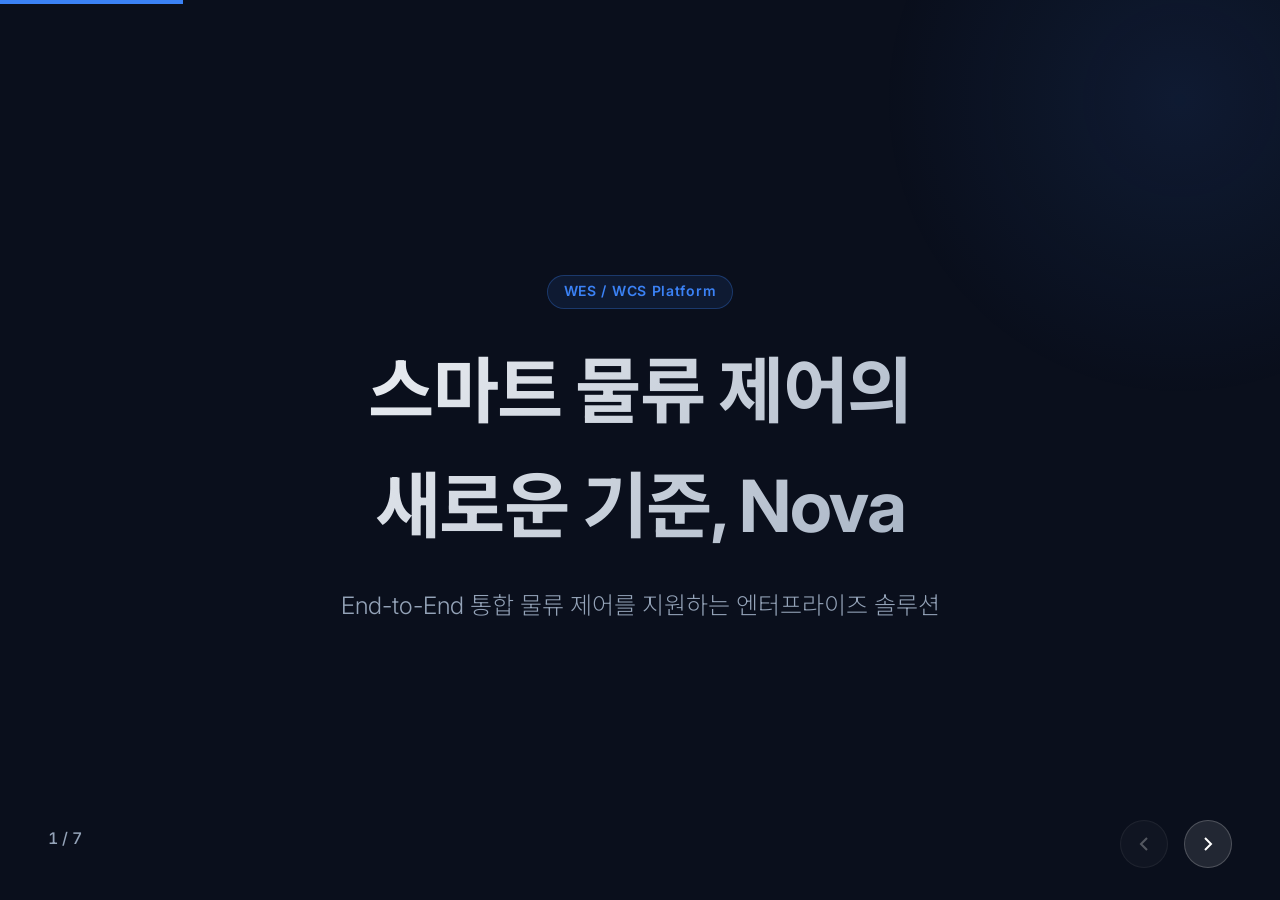
<file: type1.html>
<!DOCTYPE html>
<html lang="ko">
<head>
  <meta charset="UTF-8">
  <meta name="viewport" content="width=device-width, initial-scale=1.0">
  <title>Nova Pitch Deck — WES/WCS</title>
  <link rel="preconnect" href="https://fonts.googleapis.com">
  <link rel="preconnect" href="https://fonts.gstatic.com" crossorigin>
  <link href="https://fonts.googleapis.com/css2?family=Inter:wght@400;500;600;700&family=Noto+Sans+KR:wght@300;400;500;700&display=swap" rel="stylesheet">
  <style>
    :root {
      --bg-dark: #0A0F1C;
      --bg-panel: #111827;
      --text-main: #F8FAFC;
      --text-muted: #94A3B8;
      --accent-primary: #3B82F6;
      --accent-secondary: #10B981;
      --font-sans: 'Inter', 'Noto Sans KR', sans-serif;
    }

    * { box-sizing: border-box; margin: 0; padding: 0; }
    
    body {
      background-color: var(--bg-dark);
      color: var(--text-main);
      font-family: var(--font-sans);
      overflow: hidden; /* Prevent native scroll */
      line-height: 1.6;
    }

    #slider-container {
      display: flex;
      width: 100vw;
      height: 100vh;
      will-change: transform;
      transition: transform 0.6s cubic-bezier(0.25, 1, 0.5, 1);
    }

    .slide {
      flex: 0 0 100vw;
      width: 100vw;
      height: 100vh;
      display: flex;
      flex-direction: column;
      justify-content: center;
      align-items: center;
      padding: 4rem;
      position: relative;
    }

    /* Inner Container */
    .slide-content {
      max-width: 1000px;
      width: 100%;
      z-index: 2;
    }

    h1, h2, h3 { font-weight: 700; letter-spacing: -0.02em; }
    
    /* Cover Slide */
    .slide-cover h1 { font-size: 4.5rem; margin-bottom: 1.5rem; background: linear-gradient(135deg, #fff, #94A3B8); -webkit-background-clip: text; -webkit-text-fill-color: transparent; }
    .slide-cover p { font-size: 1.5rem; color: var(--text-muted); font-weight: 300; }
    .badge { display: inline-block; padding: 0.3rem 1rem; border: 1px solid rgba(59,130,246,0.3); border-radius: 999px; background: rgba(59,130,246,0.1); color: var(--accent-primary); font-size: 0.875rem; font-weight: 600; margin-bottom: 1.5rem; letter-spacing: 0.05em; }

    /* Standard Slide Typography */
    .slide-title { font-size: 3rem; margin-bottom: 3rem; border-bottom: 2px solid rgba(255,255,255,0.1); padding-bottom: 1rem; }
    .grid-2 { display: grid; grid-template-columns: 1fr 1fr; gap: 4rem; }
    
    .list-item { background: var(--bg-panel); padding: 2rem; border-radius: 12px; border: 1px solid rgba(255,255,255,0.05); margin-bottom: 1rem; }
    .list-item h3 { font-size: 1.5rem; margin-bottom: 0.5rem; color: var(--accent-primary); }
    .list-item p { font-size: 1.125rem; color: var(--text-muted); }

    /* Modules Grid */
    .grid-4 { display: grid; grid-template-columns: repeat(4, 1fr); gap: 1.5rem; }
    .module-card { background: var(--bg-panel); padding: 1.5rem; border-radius: 12px; border: 1px solid rgba(255,255,255,0.05); text-align: center; }
    .module-card h4 { font-size: 1.25rem; margin-bottom: 0.5rem; color: white; }
    .module-card p { font-size: 0.95rem; color: var(--text-muted); }

    /* Values Grid */
    .value-card { background: var(--bg-panel); padding: 2.5rem 2rem; border-radius: 16px; border-top: 3px solid var(--accent-secondary); text-align: center; }
    .value-card h3 { font-size: 1.75rem; margin-bottom: 1rem; color: white; }
    .value-card p { color: var(--text-muted); font-size: 1.1rem; }

    /* Architecture Visual */
    .arch-box { border: 2px dashed rgba(255,255,255,0.2); padding: 2rem; border-radius: 16px; text-align: center; }

    /* Controls */
    .controls { position: fixed; bottom: 2rem; right: 3rem; display: flex; gap: 1rem; z-index: 100; }
    .btn-nav { background: rgba(255,255,255,0.1); border: 1px solid rgba(255,255,255,0.2); color: white; width: 48px; height: 48px; border-radius: 50%; display: flex; justify-content: center; align-items: center; cursor: pointer; transition: 0.2s; }
    .btn-nav:hover { background: var(--accent-primary); border-color: var(--accent-primary); }
    .btn-nav:disabled { opacity: 0.3; cursor: not-allowed; }
    
    .progress-bar { position: fixed; top: 0; left: 0; height: 4px; background: var(--accent-primary); z-index: 100; transition: width 0.3s; }
    .slide-counter { position: fixed; bottom: 3rem; left: 3rem; color: var(--text-muted); font-weight: 500; font-variant-numeric: tabular-nums; z-index: 100; }
    
    /* Decoration */
    .bg-glow { position: absolute; width: 600px; height: 600px; background: radial-gradient(circle, rgba(59,130,246,0.1) 0%, rgba(10,15,28,0) 70%); top: -200px; right: -200px; z-index: 1; pointer-events: none; }
  </style>
</head>
<body>

  <div class="progress-bar" id="progress"></div>
  <div class="slide-counter"><span id="curr-num">1</span> / <span id="total-num">7</span></div>
  
  <div class="controls">
    <button class="btn-nav" id="btn-prev" disabled>
      <svg width="24" height="24" viewBox="0 0 24 24" fill="none" stroke="currentColor" stroke-width="2"><polyline points="15 18 9 12 15 6"></polyline></svg>
    </button>
    <button class="btn-nav" id="btn-next">
      <svg width="24" height="24" viewBox="0 0 24 24" fill="none" stroke="currentColor" stroke-width="2"><polyline points="9 18 15 12 9 6"></polyline></svg>
    </button>
  </div>

  <div id="slider-container">
    
    <!-- Slide 1: Cover -->
    <div class="slide slide-cover">
      <div class="bg-glow"></div>
      <div class="slide-content text-center" style="text-align: center;">
        <div class="badge">WES / WCS Platform</div>
        <h1>스마트 물류 제어의<br>새로운 기준, Nova</h1>
        <p>End-to-End 통합 물류 제어를 지원하는 엔터프라이즈 솔루션</p>
      </div>
    </div>

    <!-- Slide 2: Problem -->
    <div class="slide">
      <div class="slide-content">
        <h2 class="slide-title">물류 현장의 한계</h2>
        <div class="grid-2">
          <div class="list-item">
            <h3>파편화된 시스템</h3>
            <p>모니터링, 작업 지시, 알림이 각기 다른 솔루션에 분산되어 통합 가시성이 결여되어 있습니다.</p>
          </div>
          <div class="list-item">
            <h3>단절된 의사결정</h3>
            <p>실시간 데이터가 부재하여 병목을 즉시 파악하지 못하고 아날로그 보고서에 의존합니다.</p>
          </div>
          <div class="list-item">
            <h3>취약한 통제력</h3>
            <p>단일 설비의 장애가 전체 프로세스로 전파되며 예기치 못한 다운타임이 누적됩니다.</p>
          </div>
          <div class="list-item">
            <h3>높은 확장 장벽</h3>
            <p>새로운 설비나 센터를 추가할 때마다 대규모 재개발 비용과 시간이 소요됩니다.</p>
          </div>
        </div>
      </div>
    </div>

    <!-- Slide 3: Solution Narrative -->
    <div class="slide">
      <div class="slide-content">
        <h2 class="slide-title">하나의 플랫폼으로 통제하다</h2>
        <div class="grid-2" style="align-items: center;">
          <div>
            <h3 style="color:#EF4444; margin-bottom: 1rem;">기존 WCS / WES 시스템</h3>
            <h4 style="color:white; font-size:1.1rem; margin-bottom:0.5rem; margin-top:1.5rem;">경직된 사일로(Silo) 환경</h4>
            <p style="color:var(--text-muted); font-size:1rem; line-height:1.6;">이기종 설비(AGV, 컨베이어)마다 제조사 시스템이 분리되어 <strong>교차 제어 불가능</strong></p>
            
            <h4 style="color:white; font-size:1.1rem; margin-bottom:0.5rem; margin-top:1.5rem;">높은 벤더(Vendor) 종속성</h4>
            <p style="color:var(--text-muted); font-size:1rem; line-height:1.6;">작은 에러나 병목 발생 시에도 스스로 해결하지 못하고 <strong>설비 제조사 엔지니어에 전적으로 의존</strong></p>
            
            <h4 style="color:white; font-size:1.1rem; margin-bottom:0.5rem; margin-top:1.5rem;">새로운 투자에 대한 높은 장벽</h4>
            <p style="color:var(--text-muted); font-size:1rem; line-height:1.6;">피크 시즌에 로봇 1대를 추가하려 해도 <strong>수개월의 대규모 IT 연동 프로젝트(SI) 동반</strong></p>
          </div>
          <div style="border-left: 2px solid rgba(255,255,255,0.1); padding-left: 3rem;">
            <h3 style="color:var(--accent-secondary); margin-bottom: 1rem;">Nova 플랫폼 도입 후</h3>
            <h4 style="color:white; font-size:1.1rem; margin-bottom:0.5rem; margin-top:1.5rem;">단일 지점에서의 통합 제어</h4>
            <p style="color:var(--text-muted); font-size:1rem; line-height:1.6;">제조사가 달라도 Nova의 <strong>단일 생태계 안에서 최적화된 오케스트레이션 수행</strong></p>
            
            <h4 style="color:white; font-size:1.1rem; margin-bottom:0.5rem; margin-top:1.5rem;">자기 주도적(Self-Control) 운영</h4>
            <p style="color:var(--text-muted); font-size:1rem; line-height:1.6;">벤더 개입 없이 현장 운영팀이 직접 트래픽을 분산하고 <strong>직관적인 콘솔로 설비 제어</strong></p>
            
            <h4 style="color:white; font-size:1.1rem; margin-bottom:0.5rem; margin-top:1.5rem;">Plug & Play 방식의 확장</h4>
            <p style="color:var(--text-muted); font-size:1rem; line-height:1.6;">새로운 벤더의 설비도 API 인프라에 레고 블록처럼 <strong>플러그인 형태로 즉시 연동 및 투입</strong></p>
          </div>
        </div>
      </div>
    </div>

    <!-- Slide 4: Values -->
    <div class="slide">
      <div class="slide-content">
        <h2 class="slide-title">새로운 기준을 만드는 Nova의 3가지 철학</h2>
        <div class="grid-3">
          <div class="value-card" style="border-top-color: #3B82F6;">
            <h3>모든 것의 표준화</h3>
            <p>특정 벤더에 얽매이지 않고, 파편화된 다양한 제조사 설비와 이기종 백엔드 인프라를 오직 하나의 표준 인터페이스로 통일하는 것을 추구합니다.</p>
          </div>
          <div class="value-card" style="border-top-color: #10B981;">
            <h3>타협 없는 안정성</h3>
            <p>장애 격리 설계와 독립된 컨텍스트를 구조화하여, 단일 설비의 에러가 전체 라인을 마비시키지 않도록 '무중단 운영의 가치'를 최우선으로 여깁니다.</p>
          </div>
          <div class="value-card" style="border-top-color: #8B5CF6;">
            <h3>중단 없는 유연함</h3>
            <p>플랫폼의 대규모 재개발을 지양합니다. 고객의 비즈니스가 성장할 때 꼭 필요한 모듈과 장비만 레고 블록처럼 투입할 수 있는 유연한 생태계를 지향합니다.</p>
          </div>
        </div>
      </div>
    </div>

    <!-- Slide 5: Modules -->
    <div class="slide">
      <div class="slide-content">
        <h2 class="slide-title">엔터프라이즈 통합 제어 모듈</h2>
        <div class="grid-4">
          <div class="module-card">
            <h4 style="color:#06B6D4">Operation</h4>
            <p>다양한 물류 현장에 최적화된 입출고 및 라우팅 제어</p>
          </div>
          <div class="module-card">
            <h4 style="color:#10B981">Agent</h4>
            <p>이기종 설비 프로토콜 표준화 지원 및 직접 통신</p>
          </div>
          <div class="module-card">
            <h4 style="color:#3B82F6">IAM</h4>
            <p>RBAC 기반 사용자 인증 및 역할 제어</p>
          </div>
          <div class="module-card">
            <h4 style="color:#F59E0B">Notification</h4>
            <p>Email/SMS 등 멀티채널 자동 알림</p>
          </div>
          <div class="module-card">
            <h4 style="color:#8B5CF6">Realtime</h4>
            <p>이벤트 기반의 쌍방향 실시간 동기화</p>
          </div>
          <div class="module-card">
            <h4 style="color:#EC4899">Scheduling</h4>
            <p>Cron 기반 예측 가능한 배치 처리 엔진</p>
          </div>
          <div class="module-card">
            <h4 style="color:#6366F1">Configuration</h4>
            <p>안전한 타입 검증이 포함된 전역 설정 패널</p>
          </div>
          <div class="module-card">
            <h4 style="color:#EF4444">Audit</h4>
            <p>변경 이력 추적 및 무결성 감사 로그</p>
          </div>
        </div>
      </div>
    </div>

    <!-- Slide 6: Architecture -->
    <div class="slide">
      <div class="slide-content">
        <h2 class="slide-title">엔터프라이즈 아키텍처 다이어그램</h2>
        <div class="arch-container" style="display: flex; flex-direction: column; gap: 1rem; text-align: left;">
          
          <!-- Layer 1: Client & External -->
          <div class="arch-layer" style="background: rgba(255,255,255,0.03); border: 1px solid rgba(255,255,255,0.1); padding: 1.5rem; border-radius: 12px;">
            <h4 style="color: var(--text-muted); font-size: 0.9rem; text-transform: uppercase; letter-spacing: 0.1em; margin-bottom: 1rem;">Client & External Systems</h4>
            <div style="display: flex; gap: 1rem;">
              <span class="badge" style="margin:0;">Web Console (대시보드)</span>
              <span class="badge" style="margin:0;">Mobile PDA</span>
              <span class="badge" style="margin:0; border-color: #F59E0B; color: #F59E0B; background: rgba(245,158,11,0.1);">WMS / ERP 연동 API</span>
            </div>
          </div>

          <!-- Gateway -->
          <div style="text-align: center; color: var(--accent-primary); font-size: 0.9rem;">▼ 고성능 API 통신 (gRPC / WebSocket)</div>

          <!-- Layer 2: Core Platform -->
          <div class="arch-layer" style="background: rgba(59,130,246,0.05); border: 1px solid rgba(59,130,246,0.3); padding: 1.5rem; border-radius: 12px;">
            <h4 style="color: var(--accent-primary); font-size: 0.9rem; text-transform: uppercase; letter-spacing: 0.1em; margin-bottom: 1rem;">Nova Platform (Micro Bounded Contexts)</h4>
            <div style="display: grid; grid-template-columns: repeat(4, 1fr); gap: 1rem;">
              <div style="padding: 0.8rem; background: var(--bg-panel); border-radius: 8px; font-size: 0.9rem;"><strong>보안/감사</strong><br><span style="color:var(--text-muted); font-size:0.8rem;">IAM, Audit</span></div>
              <div style="padding: 0.8rem; background: var(--bg-panel); border-radius: 8px; font-size: 0.9rem;"><strong>알림/통신</strong><br><span style="color:var(--text-muted); font-size:0.8rem;">Notification, Realtime</span></div>
              <div style="padding: 0.8rem; background: var(--bg-panel); border-radius: 8px; font-size: 0.9rem;"><strong>설정/제어</strong><br><span style="color:var(--text-muted); font-size:0.8rem;">Config, Scheduling</span></div>
              <div style="padding: 0.8rem; background: rgba(139,92,246,0.15); border: 1px solid #8B5CF6; border-radius: 8px; font-size: 0.9rem; color: white;"><strong>오케스트레이터</strong><br><span style="color:#D8B4FE; font-size:0.8rem;">멀티 설비 트랜잭션 조정</span></div>
            </div>
          </div>

          <!-- Layer 3: Edge Agents -->
          <div style="text-align: center; color: var(--accent-secondary); font-size: 0.9rem;">▼ 독립적인 에이전트 확장 통신 (Kafka / MQTT)</div>

          <div class="arch-layer" style="background: rgba(16,185,129,0.05); border: 1px solid rgba(16,185,129,0.3); padding: 1.5rem; border-radius: 12px;">
            <h4 style="color: var(--accent-secondary); font-size: 0.9rem; text-transform: uppercase; letter-spacing: 0.1em; margin-bottom: 1rem;">Edge & Equipment Layer</h4>
            <div style="display: flex; gap: 1rem;">
              <div style="flex:1; padding: 1rem; background: var(--bg-panel); border-left: 3px solid #10B981; border-radius: 4px;"><strong>AGV Agent</strong><p style="font-size:0.8rem; color:var(--text-muted); margin-top:0.3rem;">VDA5050 규격 제어</p></div>
              <div style="flex:1; padding: 1rem; background: var(--bg-panel); border-left: 3px solid #10B981; border-radius: 4px;"><strong>Conveyor Agent</strong><p style="font-size:0.8rem; color:var(--text-muted); margin-top:0.3rem;">PLC 프로토콜 통신</p></div>
              <div style="flex:1; padding: 1rem; background: var(--bg-panel); border-left: 3px solid #10B981; border-radius: 4px;"><strong>Sorter Agent</strong><p style="font-size:0.8rem; color:var(--text-muted); margin-top:0.3rem;">TCP/Socket 연동</p></div>
            </div>
          </div>

        </div>
      </div>
    </div>

    <!-- Slide 7: CTA -->
    <div class="slide text-center" style="text-align: center;">
      <div class="slide-content">
        <h2 style="font-size: 3.5rem; margin-bottom: 1.5rem;">다음 단계로 나아갈 준비가 되셨나요?</h2>
        <p style="font-size: 1.25rem; color: var(--text-muted); margin-bottom: 3rem;">현장 진단부터 파일럿 테스트 설계까지, 물류 자동화 전문가가 함께합니다.</p>
        <div style="display: inline-block; padding: 1rem 2.5rem; background: var(--accent-primary); color: white; border-radius: 999px; font-weight: 600; font-size: 1.2rem; cursor: pointer;">
          무료 성숙도 진단 신청하기
        </div>
        <p style="margin-top: 1.5rem; color: #64748B; font-size: 0.9rem;">ops-team@idenflu.com | 02-XXXX-XXXX</p>
      </div>
    </div>

  </div>

  <script>
    const container = document.getElementById('slider-container');
    const slides = document.querySelectorAll('.slide');
    const btnPrev = document.getElementById('btn-prev');
    const btnNext = document.getElementById('btn-next');
    const progress = document.getElementById('progress');
    const currNum = document.getElementById('curr-num');
    const totalNumSpan = document.getElementById('total-num');
    
    let currentIdx = 0;
    const totalSlides = slides.length;
    totalNumSpan.textContent = totalSlides;

    function updateSlider() {
      // Move slider
      container.style.transform = `translateX(-${currentIdx * 100}vw)`;
      
      // Update controls
      btnPrev.disabled = currentIdx === 0;
      btnNext.disabled = currentIdx === totalSlides - 1;
      
      // Update counters & progress
      currNum.textContent = currentIdx + 1;
      progress.style.width = `${((currentIdx + 1) / totalSlides) * 100}%`;
    }

    function goNext() {
      if (currentIdx < totalSlides - 1) { currentIdx++; updateSlider(); }
    }
    
    function goPrev() {
      if (currentIdx > 0) { currentIdx--; updateSlider(); }
    }

    btnNext.addEventListener('click', goNext);
    btnPrev.addEventListener('click', goPrev);

    document.addEventListener('keydown', (e) => {
      if (e.key === 'ArrowRight' || e.key === 'Space') {
        goNext();
      } else if (e.key === 'ArrowLeft') {
        goPrev();
      }
    });

    // Optional mouse wheel support (debounced)
    let isScrolling = false;
    document.addEventListener('wheel', (e) => {
      if (isScrolling) return;
      isScrolling = true;
      if (e.deltaY > 50) { goNext(); }
      else if (e.deltaY < -50) { goPrev(); }
      setTimeout(() => { isScrolling = false; }, 800);
    });

    // Init
    updateSlider();
  </script>
</body>
</html>
</file>
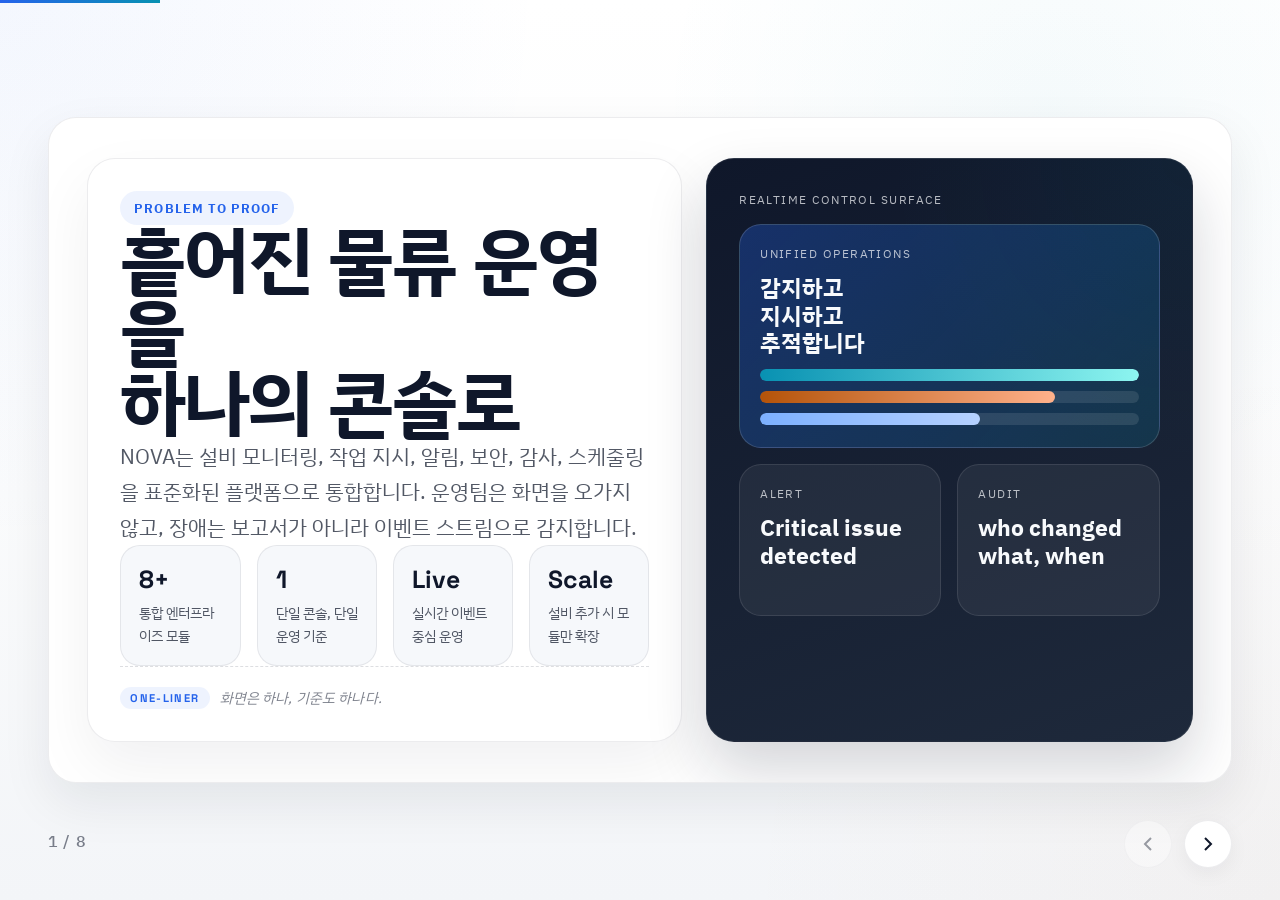
<file: type2.html>
<!DOCTYPE html>
<html lang="ko">
<head>
  <meta charset="UTF-8">
  <meta name="viewport" content="width=device-width, initial-scale=1.0">
  <title>Nova Story Deck — Type 2</title>
  <link rel="preconnect" href="https://fonts.googleapis.com">
  <link rel="preconnect" href="https://fonts.gstatic.com" crossorigin>
  <link href="https://fonts.googleapis.com/css2?family=IBM+Plex+Sans+KR:wght@400;500;600;700&amp;family=Space+Grotesk:wght@500;700&amp;display=swap" rel="stylesheet">
  <style>
    :root {
      --bg: #FAFBFC;
      --bg-deep: #F3F5F8;
      --bg-elevated: #FFFFFF;
      --bg-soft: #F6F8FB;
      --panel: #FFFFFF;
      --panel-strong: #FFFFFF;
      --panel-muted: #F7F9FC;
      --line: rgba(15, 23, 42, 0.08);
      --line-strong: rgba(15, 23, 42, 0.14);
      --ink: #0F172A;
      --ink-soft: rgba(15, 23, 42, 0.72);
      --ink-muted: rgba(15, 23, 42, 0.54);
      --blue: #2563EB;
      --blue-soft: #3B82F6;
      --cyan: #0891B2;
      --amber: #B45309;
      --green: #059669;
      --red: #DC2626;
      --navy: #1E293B;
      --shadow: 0 20px 50px rgba(15, 23, 42, 0.08);
      --shadow-soft: 0 6px 20px rgba(15, 23, 42, 0.05);
      --radius-xl: 28px;
      --radius-lg: 22px;
      --radius-md: 16px;
      --space-1: 12px;
      --space-2: 16px;
      --space-3: 20px;
      --space-4: 24px;
      --space-5: 32px;
    }

    * {
      box-sizing: border-box;
      margin: 0;
      padding: 0;
    }

    html, body {
      width: 100%;
      height: 100%;
      overflow: hidden;
    }

    body {
      font-family: "IBM Plex Sans KR", sans-serif;
      color: var(--ink);
      background:
        radial-gradient(circle at top left, rgba(37, 99, 235, 0.05), transparent 35%),
        radial-gradient(circle at 82% 12%, rgba(8, 145, 178, 0.04), transparent 30%),
        radial-gradient(circle at bottom right, rgba(180, 83, 9, 0.03), transparent 35%),
        linear-gradient(180deg, #FFFFFF 0%, #FAFBFC 55%, #F3F5F8 100%);
    }

    h1, h2, h3, h4, .display, .counter {
      font-family: "Space Grotesk", "IBM Plex Sans KR", sans-serif;
      letter-spacing: -0.03em;
    }

    button {
      font: inherit;
      border: 0;
      background: none;
      cursor: pointer;
    }

    .progress-bar {
      position: fixed;
      top: 0;
      left: 0;
      height: 3px;
      background: linear-gradient(90deg, var(--blue), var(--cyan));
      z-index: 100;
      transition: width 0.3s;
    }

    .slide-counter {
      position: fixed;
      bottom: 3rem;
      left: 3rem;
      color: var(--ink-muted);
      font-weight: 500;
      font-variant-numeric: tabular-nums;
      letter-spacing: 0.04em;
      z-index: 100;
    }

    .controls {
      position: fixed;
      bottom: 2rem;
      right: 3rem;
      display: flex;
      gap: 0.75rem;
      z-index: 100;
    }

    .btn-nav {
      background: #FFFFFF;
      border: 1px solid var(--line);
      color: var(--ink);
      width: 48px;
      height: 48px;
      border-radius: 50%;
      display: flex;
      justify-content: center;
      align-items: center;
      cursor: pointer;
      transition: 0.2s;
      box-shadow: var(--shadow-soft);
    }

    .btn-nav:hover { background: var(--blue); border-color: var(--blue); color: #FFFFFF; }
    .btn-nav:disabled { opacity: 0.4; cursor: not-allowed; box-shadow: none; }

    .viewport {
      width: 100vw;
      height: 100dvh;
      overflow: hidden;
    }

    .slider {
      display: flex;
      width: 800vw;
      height: 100%;
      transition: transform 0.65s cubic-bezier(0.2, 0.8, 0.2, 1);
      will-change: transform;
    }

    .slide {
      position: relative;
      flex: 0 0 100vw;
      width: 100vw;
      height: 100dvh;
      padding: 3rem;
      display: flex;
      justify-content: center;
      align-items: center;
    }

    .slide-inner {
      position: relative;
      z-index: 1;
      width: min(100%, calc((100dvh - 6rem) * 16 / 9), 1600px);
      aspect-ratio: 16 / 9;
      margin: 0 auto;
      padding: clamp(1.5rem, 3vw, 3rem);
      border-radius: 28px;
      border: 1px solid var(--line);
      background: var(--bg-elevated);
      box-shadow: var(--shadow);
      display: flex;
      flex-direction: column;
      justify-content: center;
      gap: var(--space-4);
      overflow: hidden;
    }

    .eyebrow {
      display: inline-flex;
      align-items: center;
      gap: 8px;
      width: fit-content;
      padding: 8px 14px;
      border-radius: 999px;
      background: rgba(37, 99, 235, 0.08);
      color: var(--blue);
      font-size: 0.82rem;
      font-weight: 700;
      letter-spacing: 0.08em;
      text-transform: uppercase;
    }

    .eyebrow.alt {
      background: rgba(180, 83, 9, 0.08);
      color: var(--amber);
    }

    .display {
      font-size: clamp(3rem, 5.8vw, 5.5rem);
      line-height: 0.96;
      max-width: 11ch;
    }

    .display-wide {
      max-width: 14ch;
    }

    .lead {
      max-width: 760px;
      font-size: clamp(1rem, 1.65vw, 1.3rem);
      line-height: 1.7;
      color: var(--ink-soft);
    }

    .hero-grid,
    .split-grid,
    .compare-grid,
    .timeline-grid {
      display: grid;
      gap: var(--space-4);
      align-items: stretch;
    }

    .hero-grid {
      grid-template-columns: 1.1fr 0.9fr;
    }

    .split-grid {
      grid-template-columns: 0.94fr 1.06fr;
    }

    .compare-grid {
      grid-template-columns: repeat(3, 1fr);
    }

    .timeline-grid {
      grid-template-columns: 1.05fr 0.95fr;
    }

    .panel {
      position: relative;
      border-radius: var(--radius-xl);
      padding: 32px;
      background: var(--panel);
      border: 1px solid var(--line);
      box-shadow: var(--shadow);
      overflow: hidden;
    }

    .panel.strong {
      background: var(--panel-strong);
      box-shadow: 0 24px 60px rgba(15, 23, 42, 0.06);
    }

    .panel.dark {
      background:
        radial-gradient(circle at top right, rgba(8, 145, 178, 0.06), transparent 40%),
        linear-gradient(160deg, #0F172A 0%, #1E293B 100%);
      color: #F8FAFC;
      border-color: rgba(255, 255, 255, 0.08);
      box-shadow: 0 28px 60px rgba(15, 23, 42, 0.18);
    }

    .panel.dark .muted,
    .panel.dark p,
    .panel.dark .mini-label,
    .panel.dark .flow-copy,
    .panel.dark .card-copy {
      color: rgba(248, 250, 252, 0.72);
    }

    .panel.dark h3,
    .panel.dark h2,
    .panel.dark h1 {
      color: #F8FAFC;
    }

    .hero-metrics {
      display: grid;
      grid-template-columns: repeat(4, 1fr);
      gap: var(--space-2);
    }

    .metric {
      padding: 18px;
      border-radius: 20px;
      background: var(--bg-soft);
      border: 1px solid var(--line);
    }

    .metric strong {
      display: block;
      margin-bottom: 6px;
      font-family: "Space Grotesk", sans-serif;
      font-size: 1.55rem;
      color: var(--ink);
    }

    .metric span {
      color: var(--ink-soft);
      font-size: 0.9rem;
      line-height: 1.45;
    }

    .signal-stack {
      display: grid;
      gap: var(--space-2);
    }

    .signal-board {
      display: grid;
      grid-template-columns: 1fr 1fr;
      gap: var(--space-2);
    }

    .signal-card {
      position: relative;
      min-height: 152px;
      border-radius: 22px;
      padding: 20px;
      background: rgba(255, 255, 255, 0.06);
      border: 1px solid rgba(255, 255, 255, 0.1);
    }

    .signal-card.primary {
      grid-column: span 2;
      min-height: 224px;
      background: linear-gradient(135deg, rgba(37, 99, 235, 0.32), rgba(8, 145, 178, 0.18));
      border-color: rgba(255, 255, 255, 0.15);
    }

    .mini-label {
      font-size: 0.76rem;
      letter-spacing: 0.12em;
      text-transform: uppercase;
      color: var(--ink-muted);
    }

    .signal-title {
      margin-top: 12px;
      font-size: 1.45rem;
      font-weight: 700;
      line-height: 1.18;
    }

    .signal-bar {
      position: absolute;
      left: 20px;
      right: 20px;
      bottom: 22px;
      display: grid;
      gap: 10px;
    }

    .signal-line {
      height: 12px;
      border-radius: 999px;
      background: rgba(255, 255, 255, 0.1);
      overflow: hidden;
    }

    .signal-line::after {
      content: "";
      display: block;
      height: 100%;
      border-radius: inherit;
      background: linear-gradient(90deg, var(--cyan), #8df5f0);
      animation: pulseBar 2.4s ease-in-out infinite;
    }

    .signal-line:nth-child(2)::after {
      width: 78%;
      background: linear-gradient(90deg, var(--amber), #ffb18b);
      animation-delay: 0.4s;
    }

    .signal-line:nth-child(3)::after {
      width: 58%;
      background: linear-gradient(90deg, #7cb0ff, #b5d1ff);
      animation-delay: 0.8s;
    }

    @keyframes pulseBar {
      0%, 100% { width: 66%; }
      50% { width: 88%; }
    }

    .section-title {
      font-size: clamp(2rem, 3vw, 3.15rem);
      line-height: 1.08;
      max-width: 11ch;
      color: var(--ink);
    }

    .section-copy {
      max-width: 680px;
      color: var(--ink-soft);
      font-size: 1.03rem;
      line-height: 1.72;
    }

    .pain-grid {
      display: grid;
      grid-template-columns: repeat(3, 1fr);
      gap: var(--space-2);
    }

    .pain-card,
    .pillar-card,
    .persona-card {
      border-radius: 20px;
      padding: 24px;
      background: var(--bg-elevated);
      border: 1px solid var(--line);
      min-height: 184px;
      box-shadow: var(--shadow-soft);
      transition: transform 0.2s ease, box-shadow 0.2s ease;
    }

    .pain-card:hover,
    .persona-card:hover {
      transform: translateY(-2px);
      box-shadow: var(--shadow);
    }

    .pain-num,
    .step-num {
      display: inline-flex;
      align-items: center;
      justify-content: center;
      width: 38px;
      height: 38px;
      margin-bottom: 18px;
      border-radius: 50%;
      background: rgba(220, 38, 38, 0.08);
      color: var(--red);
      font-family: "Space Grotesk", sans-serif;
      font-size: 1rem;
      font-weight: 700;
    }

    .pain-card h3,
    .pillar-card h3,
    .persona-card h3,
    .compare-card h3,
    .timeline-card h3 {
      margin-bottom: 12px;
      font-size: 1.18rem;
      line-height: 1.28;
      color: var(--ink);
    }

    .card-copy {
      font-size: 0.96rem;
      line-height: 1.64;
      color: var(--ink-soft);
    }

    .cost-ribbon {
      display: grid;
      grid-template-columns: repeat(4, 1fr);
      gap: var(--space-2);
      align-items: center;
    }

    .ribbon-step {
      position: relative;
      padding: 18px 20px;
      border-radius: 18px;
      background: var(--bg-elevated);
      border: 1px solid var(--line);
      font-weight: 600;
      color: var(--ink);
      box-shadow: var(--shadow-soft);
    }

    .ribbon-step::after {
      content: "→";
      position: absolute;
      top: 50%;
      right: -18px;
      transform: translateY(-50%);
      color: var(--ink-muted);
      font-size: 1.25rem;
    }

    .ribbon-step:last-child::after {
      display: none;
    }

    .legacy-map {
      display: grid;
      gap: var(--space-2);
    }

    .legacy-node,
    .stack-layer,
    .flow-step,
    .timeline-card,
    .compare-card {
      border-radius: 22px;
      border: 1px solid var(--line);
      background: var(--bg-elevated);
    }

    .legacy-node {
      position: relative;
      padding: 20px 20px 20px 64px;
      min-height: 92px;
      box-shadow: var(--shadow-soft);
    }

    .legacy-node::before {
      content: "";
      position: absolute;
      left: 20px;
      top: 20px;
      width: 28px;
      height: 28px;
      border-radius: 10px;
      background: linear-gradient(135deg, var(--blue), var(--cyan));
    }

    .legacy-node small {
      display: block;
      margin-top: 8px;
      color: var(--amber);
      font-size: 0.86rem;
      font-weight: 600;
    }

    .connector-note {
      display: flex;
      justify-content: center;
      align-items: center;
      min-height: 34px;
      color: var(--amber);
      font-size: 0.87rem;
      font-weight: 700;
      letter-spacing: 0.02em;
    }

    .reason-list {
      display: grid;
      gap: var(--space-2);
    }

    .reason-item {
      padding: 20px;
      border-radius: 20px;
      background: var(--bg-soft);
      border: 1px solid var(--line);
    }

    .reason-item strong {
      display: block;
      margin-bottom: 8px;
      font-size: 1rem;
      color: var(--ink);
    }

    .stack-diagram {
      display: grid;
      gap: var(--space-2);
    }

    .stack-layer {
      padding: 20px;
    }

    .stack-layer.console {
      background: linear-gradient(135deg, rgba(37, 99, 235, 0.06), rgba(8, 145, 178, 0.04));
      border-color: rgba(37, 99, 235, 0.14);
    }

    .stack-layer.platform {
      background: linear-gradient(135deg, #0F172A, #1E293B);
      color: #F8FAFC;
      border-color: rgba(255, 255, 255, 0.08);
    }

    .stack-layer.domain {
      background: linear-gradient(135deg, rgba(5, 150, 105, 0.06), rgba(8, 145, 178, 0.04));
      border-color: rgba(5, 150, 105, 0.14);
    }

    .stack-layer.edge {
      background: linear-gradient(135deg, rgba(180, 83, 9, 0.06), rgba(220, 38, 38, 0.04));
      border-color: rgba(180, 83, 9, 0.14);
    }

    .stack-head {
      display: flex;
      align-items: baseline;
      justify-content: space-between;
      gap: 16px;
      margin-bottom: 14px;
    }

    .stack-head h3 {
      font-size: 1.18rem;
    }

    .chip-row {
      display: flex;
      flex-wrap: wrap;
      gap: 10px;
    }

    .chip {
      display: inline-flex;
      align-items: center;
      padding: 8px 14px;
      border-radius: 999px;
      background: var(--bg-soft);
      border: 1px solid var(--line);
      font-size: 0.9rem;
      font-weight: 600;
      color: var(--ink);
    }

    .platform .chip {
      background: rgba(255, 255, 255, 0.08);
      color: #F8FAFC;
      border-color: rgba(255, 255, 255, 0.1);
    }

    .principle-list {
      display: grid;
      gap: var(--space-2);
    }

    .principle-item {
      padding: 20px;
      border-radius: 20px;
      background: var(--bg-soft);
      border: 1px solid var(--line);
    }

    .principle-item strong {
      display: block;
      margin-bottom: 8px;
      font-size: 1rem;
      color: var(--ink);
    }

    .flow-rail {
      display: grid;
      grid-template-columns: repeat(5, 1fr);
      gap: var(--space-2);
      align-items: stretch;
    }

    .flow-step {
      position: relative;
      padding: 20px;
      min-height: 216px;
    }

    .step-num {
      background: rgba(37, 99, 235, 0.08);
      color: var(--blue);
    }

    .flow-step::after {
      content: "";
      position: absolute;
      top: 50%;
      right: -7px;
      width: 14px;
      height: 14px;
      border-top: 2px solid var(--line-strong);
      border-right: 2px solid var(--line-strong);
      transform: translateY(-50%) rotate(45deg);
    }

    .flow-step:last-child::after {
      display: none;
    }

    .event-feed {
      display: grid;
      gap: var(--space-1);
    }

    .event-item {
      display: grid;
      grid-template-columns: 76px 1fr;
      gap: var(--space-2);
      padding: 14px 0;
      border-bottom: 1px solid rgba(255, 255, 255, 0.1);
    }

    .event-item:last-child {
      border-bottom: 0;
      padding-bottom: 0;
    }

    .event-time {
      color: #93C5FD;
      font-family: "Space Grotesk", sans-serif;
      font-size: 0.96rem;
    }

    .compare-card {
      padding: 28px;
      min-height: 336px;
      box-shadow: var(--shadow-soft);
    }

    .compare-card.nova {
      background: linear-gradient(180deg, rgba(37, 99, 235, 0.05), rgba(8, 145, 178, 0.03));
      border-color: rgba(37, 99, 235, 0.2);
      box-shadow: 0 16px 40px rgba(37, 99, 235, 0.08);
    }

    .proof-list,
    .mini-list,
    .timeline-steps {
      display: grid;
      gap: var(--space-1);
    }

    .mini-list div,
    .proof-list div,
    .timeline-step {
      padding: 14px 16px;
      border-radius: 16px;
      background: var(--bg-soft);
      border: 1px solid var(--line);
      color: var(--ink-soft);
      font-size: 0.94rem;
      line-height: 1.58;
    }

    .timeline-card {
      padding: 32px;
      min-height: 100%;
      box-shadow: var(--shadow-soft);
    }

    .timeline-step strong {
      color: var(--ink);
      margin-right: 8px;
    }

    .timeline-step span {
      color: var(--amber);
      font-weight: 600;
      font-size: 0.85rem;
    }

    .persona-grid {
      display: grid;
      grid-template-columns: repeat(3, 1fr);
      gap: var(--space-2);
    }

    .persona-card {
      min-height: 216px;
    }

    .persona-role {
      display: inline-flex;
      margin-bottom: 16px;
      padding: 7px 12px;
      border-radius: 999px;
      background: rgba(37, 99, 235, 0.08);
      color: var(--blue);
      font-size: 0.82rem;
      font-weight: 700;
    }

    .closing-panel {
      display: grid;
      grid-template-columns: 1.1fr 0.9fr;
      gap: var(--space-4);
    }

    .closing-points {
      display: grid;
      gap: var(--space-2);
    }

    .closing-points div {
      padding: 18px 20px;
      border-radius: 18px;
      background: rgba(255, 255, 255, 0.06);
      border: 1px solid rgba(255, 255, 255, 0.1);
      color: rgba(248, 250, 252, 0.78);
    }

    .quote-box {
      padding: 36px;
      border-radius: 28px;
      background: linear-gradient(145deg, rgba(255, 255, 255, 0.08), rgba(255, 255, 255, 0.02));
      border: 1px solid rgba(255, 255, 255, 0.1);
    }

    .quote-box p {
      font-size: clamp(1.4rem, 2.7vw, 2.4rem);
      line-height: 1.2;
      color: #fff;
    }

    .quote-box strong {
      color: #67E8F9;
    }

    .footer-note {
      color: rgba(248, 250, 252, 0.6);
      font-size: 0.92rem;
    }

    .one-liner {
      margin-top: auto;
      padding-top: var(--space-3);
      border-top: 1px dashed var(--line-strong);
      color: var(--ink-muted);
      font-size: 0.9rem;
      font-style: italic;
      letter-spacing: 0.01em;
      display: flex;
      align-items: center;
      gap: 10px;
    }

    .one-liner::before {
      content: "One-liner";
      font-style: normal;
      font-family: "Space Grotesk", sans-serif;
      font-size: 0.7rem;
      font-weight: 700;
      letter-spacing: 0.12em;
      text-transform: uppercase;
      padding: 4px 10px;
      border-radius: 999px;
      background: rgba(37, 99, 235, 0.08);
      color: var(--blue);
    }

    .panel.dark .one-liner {
      color: rgba(248, 250, 252, 0.72);
      border-top-color: rgba(255, 255, 255, 0.14);
    }

    .panel.dark .one-liner::before {
      background: rgba(147, 197, 253, 0.14);
      color: #93C5FD;
    }

    @media (max-width: 1100px) {
      .hero-grid,
      .split-grid,
      .timeline-grid,
      .closing-panel {
        grid-template-columns: 1fr;
      }

      .compare-grid,
      .pain-grid,
      .persona-grid,
      .flow-rail {
        grid-template-columns: 1fr 1fr;
      }

      .hero-metrics,
      .cost-ribbon {
        grid-template-columns: 1fr 1fr;
      }

      .display {
        max-width: none;
      }
    }

    @media (max-width: 780px) {
      .slide {
        padding: 1.5rem 1rem;
      }

      .slide-inner {
        border-radius: 20px;
        padding: 1.25rem;
      }

      .panel,
      .compare-card,
      .timeline-card {
        padding: 20px;
        border-radius: 22px;
      }

      .pain-grid,
      .compare-grid,
      .persona-grid,
      .flow-rail,
      .hero-metrics,
      .cost-ribbon,
      .signal-board {
        grid-template-columns: 1fr;
      }

      .metric strong {
        font-size: 1.3rem;
      }

      .legacy-node {
        padding-left: 56px;
      }

      .flow-step::after,
      .ribbon-step::after {
        display: none;
      }

      .controls {
        right: 1rem;
        bottom: 1rem;
      }

      .slide-counter {
        left: 1rem;
        bottom: 1.5rem;
      }
    }
  </style>
</head>
<body>
  <div class="progress-bar" id="progress"></div>
  <div class="slide-counter"><span id="curr-num">1</span> / <span id="total-num">8</span></div>

  <div class="controls">
    <button class="btn-nav" id="btn-prev" disabled>
      <svg width="24" height="24" viewBox="0 0 24 24" fill="none" stroke="currentColor" stroke-width="2"><polyline points="15 18 9 12 15 6"></polyline></svg>
    </button>
    <button class="btn-nav" id="btn-next">
      <svg width="24" height="24" viewBox="0 0 24 24" fill="none" stroke="currentColor" stroke-width="2"><polyline points="9 18 15 12 9 6"></polyline></svg>
    </button>
  </div>

  <div class="viewport">
    <div class="slider" id="slider">
      <!-- 01. Hero — 약속을 건넨다 -->
      <section class="slide">
        <div class="slide-inner">
          <div class="hero-grid">
            <div class="panel strong">
              <div class="eyebrow">Problem to Proof</div>
              <h1 class="display">흩어진 물류 운영을<br>하나의 콘솔로</h1>
              <p class="lead">
                NOVA는 설비 모니터링, 작업 지시, 알림, 보안, 감사, 스케줄링을
                표준화된 플랫폼으로 통합합니다. 운영팀은 화면을 오가지 않고,
                장애는 보고서가 아니라 이벤트 스트림으로 감지합니다.
              </p>
              <div class="hero-metrics">
                <div class="metric">
                  <strong>8+</strong>
                  <span>통합 엔터프라이즈 모듈</span>
                </div>
                <div class="metric">
                  <strong>1</strong>
                  <span>단일 콘솔, 단일 운영 기준</span>
                </div>
                <div class="metric">
                  <strong>Live</strong>
                  <span>실시간 이벤트 중심 운영</span>
                </div>
                <div class="metric">
                  <strong>Scale</strong>
                  <span>설비 추가 시 모듈만 확장</span>
                </div>
              </div>
              <p class="one-liner">화면은 하나, 기준도 하나다.</p>
            </div>

            <div class="panel dark">
              <div class="signal-stack">
                <div class="mini-label">Realtime Control Surface</div>
                <div class="signal-board">
                  <div class="signal-card primary">
                    <div class="mini-label">Unified Operations</div>
                    <div class="signal-title">감지하고<br>지시하고<br>추적합니다</div>
                    <div class="signal-bar">
                      <div class="signal-line"></div>
                      <div class="signal-line"></div>
                      <div class="signal-line"></div>
                    </div>
                  </div>
                  <div class="signal-card">
                    <div class="mini-label">Alert</div>
                    <div class="signal-title">Critical issue<br>detected</div>
                  </div>
                  <div class="signal-card">
                    <div class="mini-label">Audit</div>
                    <div class="signal-title">who changed<br>what, when</div>
                  </div>
                </div>
              </div>
            </div>
          </div>
        </div>
      </section>

      <!-- 02. Hidden Cost — 고통을 비용으로 번역한다 -->
      <section class="slide">
        <div class="slide-inner">
          <div class="eyebrow alt">Hidden Cost</div>
          <h2 class="section-title">레거시의 문제는<br>불편이 아니라 비용 누수입니다</h2>
          <p class="section-copy">
            현장 고통은 눈에 잘 보이지 않습니다. 하지만 파편화된 시스템,
            지연된 판단, 감사 공백, 확장 장벽이 매일 조금씩 처리량과 시간을 잃게 만듭니다.
          </p>
          <div class="pain-grid">
            <article class="pain-card">
              <div class="pain-num">01</div>
              <h3>파편화된 시스템</h3>
              <p class="card-copy">모니터링, 작업 지시, 알림 앱을 번갈아 열어야 합니다.</p>
            </article>
            <article class="pain-card">
              <div class="pain-num">02</div>
              <h3>지연된 의사결정</h3>
              <p class="card-copy">어제의 보고서로 오늘의 병목을 판단합니다.</p>
            </article>
            <article class="pain-card">
              <div class="pain-num">03</div>
              <h3>보안·감사 공백</h3>
              <p class="card-copy">누가 설정을 바꿨는지 즉시 답하지 못합니다.</p>
            </article>
            <article class="pain-card">
              <div class="pain-num">04</div>
              <h3>예측 불가한 비용</h3>
              <p class="card-copy">벤더별 라이선스와 유지보수가 계속 누적됩니다.</p>
            </article>
            <article class="pain-card">
              <div class="pain-num">05</div>
              <h3>취약한 안정성</h3>
              <p class="card-copy">연동 하나의 장애가 전체 운영 리스크로 번집니다.</p>
            </article>
            <article class="pain-card">
              <div class="pain-num">06</div>
              <h3>높은 확장 장벽</h3>
              <p class="card-copy">새 설비를 붙일 때마다 재개발 프로젝트가 시작됩니다.</p>
            </article>
          </div>
          <div class="cost-ribbon">
            <div class="ribbon-step">인지 지연</div>
            <div class="ribbon-step">판단 오류</div>
            <div class="ribbon-step">다운타임 확대</div>
            <div class="ribbon-step">조용한 비용 누수</div>
          </div>
          <p class="one-liner">불편이 아니라, 매일 새어나가는 처리량과 시간이다.</p>
        </div>
      </section>

      <!-- 03. Legacy Structure — 고통이 반복되는 이유 -->
      <section class="slide">
        <div class="slide-inner">
          <div class="split-grid">
            <div class="panel strong">
              <div class="eyebrow alt">Legacy Structure</div>
              <h2 class="section-title">문제가 반복되는 이유는<br>구조가 분리돼 있기 때문입니다</h2>
              <div class="legacy-map">
                <div class="legacy-node">
                  <h3>모니터링 툴</h3>
                  <p class="card-copy">설비 상태만 보여주고 작업 흐름은 모릅니다.</p>
                  <small>Vendor A</small>
                </div>
                <div class="connector-note">데이터와 책임이 끊겨 있습니다</div>
                <div class="legacy-node">
                  <h3>작업 지시 시스템</h3>
                  <p class="card-copy">장애 원인을 모르고 수동 재배분에 의존합니다.</p>
                  <small>Vendor B</small>
                </div>
                <div class="connector-note">알림과 감사는 사후 대응으로 남습니다</div>
                <div class="legacy-node">
                  <h3>알림 / 감사 도구</h3>
                  <p class="card-copy">운영 맥락과 연결되지 않아 원인 추적이 늦습니다.</p>
                  <small>Vendor C</small>
                </div>
              </div>
            </div>

            <div class="panel">
              <div class="eyebrow">Why It Breaks</div>
              <div class="reason-list">
                <div class="reason-item">
                  <strong>운영 화면과 설비 연동이 분리돼 있습니다</strong>
                  사용자는 여러 화면을 보고, 실제 연동은 다른 시스템이 처리합니다.
                </div>
                <div class="reason-item">
                  <strong>공통 기능이 플랫폼이 아니라 프로젝트별 부속물입니다</strong>
                  인증, 권한, 알림, 감사, 스케줄링이 반복 구축됩니다.
                </div>
                <div class="reason-item">
                  <strong>새 설비 추가가 확장이 아니라 재개발이 됩니다</strong>
                  기존 운영 영향 범위를 다시 검토하고 일정이 길어집니다.
                </div>
                <div class="reason-item">
                  <strong>결국 운영팀은 시스템을 관리하는 대신 예외를 수습합니다</strong>
                  늦게 감지하고, 늦게 판단하고, 늦게 대응하는 구조가 고착됩니다.
                </div>
              </div>
              <p class="one-liner">증상이 반복되는 이유는 구조 안에 있다.</p>
            </div>
          </div>
        </div>
      </section>

      <!-- 04. Platform Architecture — 구조적 답 -->
      <section class="slide">
        <div class="slide-inner">
          <div class="split-grid">
            <div class="panel dark">
              <div class="eyebrow">Platform Architecture</div>
              <h2 class="section-title">NOVA는 공통 기능을 표준화하고<br>설비 연동은 모듈로 분리합니다</h2>
              <div class="stack-diagram">
                <div class="stack-layer console">
                  <div class="stack-head">
                    <h3>NOVA Console</h3>
                    <span class="mini-label">Monitoring / Work / Alert / Audit</span>
                  </div>
                  <div class="chip-row">
                    <span class="chip">2.5D Console</span>
                    <span class="chip">Task Control</span>
                    <span class="chip">KPI Dashboard</span>
                  </div>
                </div>
                <div class="stack-layer platform">
                  <div class="stack-head">
                    <h3>공통 플랫폼 계층</h3>
                    <span class="mini-label">Standardized once, reused everywhere</span>
                  </div>
                  <div class="chip-row">
                    <span class="chip">IAM</span>
                    <span class="chip">Audit</span>
                    <span class="chip">Notification</span>
                    <span class="chip">Realtime</span>
                    <span class="chip">Scheduler</span>
                    <span class="chip">Configuration</span>
                    <span class="chip">API Gateway</span>
                  </div>
                </div>
                <div class="stack-layer domain">
                  <div class="stack-head">
                    <h3>도메인 모듈 계층</h3>
                    <span class="mini-label">Independent bounded contexts</span>
                  </div>
                  <div class="chip-row">
                    <span class="chip">Operation</span>
                    <span class="chip">Agent</span>
                    <span class="chip">Facility BC</span>
                    <span class="chip">Integration BC</span>
                  </div>
                </div>
                <div class="stack-layer edge">
                  <div class="stack-head">
                    <h3>현장 설비 및 외부 시스템</h3>
                    <span class="mini-label">AGV / AMR / Conveyor / Sorter / WMS / ERP / MES</span>
                  </div>
                  <div class="chip-row">
                    <span class="chip">AGV</span>
                    <span class="chip">AMR</span>
                    <span class="chip">Conveyor</span>
                    <span class="chip">Sorter</span>
                    <span class="chip">WMS</span>
                    <span class="chip">ERP</span>
                  </div>
                </div>
              </div>
            </div>

            <div class="panel strong">
              <div class="eyebrow alt">Architecture Principles</div>
              <div class="principle-list">
                <div class="principle-item">
                  <strong>공통 기능 표준화</strong>
                  인증, 권한, 감사, 알림, 스케줄링, 실시간 스트림을 플랫폼 기본값으로 제공합니다.
                </div>
                <div class="principle-item">
                  <strong>운영과 연동의 분리</strong>
                  콘솔 경험과 설비 연동 계층을 분리해 변경 영향을 최소화합니다.
                </div>
                <div class="principle-item">
                  <strong>도메인 모듈 독립성</strong>
                  설비별 요구사항은 BC 단위로 수용하고 기존 운영은 흔들지 않습니다.
                </div>
                <div class="principle-item">
                  <strong>새 센터에 같은 구조를 반복 적용</strong>
                  한 번 검증한 플랫폼을 다른 설비와 다른 센터로 확장합니다.
                </div>
              </div>
              <p class="one-liner">공통은 표준화하고, 다름은 모듈로 분리한다.</p>
            </div>
          </div>
        </div>
      </section>

      <!-- 05. Realtime Loop — 운영이 움직이는 방식 -->
      <section class="slide">
        <div class="slide-inner">
          <div class="eyebrow">Realtime Loop</div>
          <h2 class="section-title">실시간 운영은 보고가 아니라<br>이벤트 흐름으로 움직입니다</h2>
          <p class="section-copy">
            Snapshot-first Delta push 구조로 화면과 현장을 지속 동기화합니다.
            장애는 감지되고, 알림은 전달되고, 재배분은 실행되고, 이력은 자동으로 남습니다.
          </p>
          <div class="timeline-grid">
            <div class="panel strong">
              <div class="flow-rail">
                <article class="flow-step">
                  <div class="step-num">01</div>
                  <h3>설비 이벤트 수집</h3>
                  <p class="flow-copy">AGV·컨베이어·소터 상태를 실시간 스트림으로 수신합니다.</p>
                </article>
                <article class="flow-step">
                  <div class="step-num">02</div>
                  <h3>이상 징후 감지</h3>
                  <p class="flow-copy">임계치와 예외 조건을 기준으로 이상 상태를 즉시 판별합니다.</p>
                </article>
                <article class="flow-step">
                  <div class="step-num">03</div>
                  <h3>멀티채널 알림</h3>
                  <p class="flow-copy">심각도 기준으로 운영자와 관리자에게 자동 전파합니다.</p>
                </article>
                <article class="flow-step">
                  <div class="step-num">04</div>
                  <h3>작업 재배분</h3>
                  <p class="flow-copy">유휴 설비나 대체 라인으로 태스크를 신속히 분산합니다.</p>
                </article>
                <article class="flow-step">
                  <div class="step-num">05</div>
                  <h3>감사 이력 기록</h3>
                  <p class="flow-copy">누가 무엇을 조치했는지 자동으로 추적하고 내보냅니다.</p>
                </article>
              </div>
            </div>

            <div class="panel dark">
              <div class="eyebrow">Live Timeline</div>
              <div class="event-feed">
                <div class="event-item">
                  <div class="event-time">09:14</div>
                  <div>
                    <h3>Sorter-02 overload detected</h3>
                    <p class="card-copy">이벤트 스트림이 임계치 초과를 감지합니다.</p>
                  </div>
                </div>
                <div class="event-item">
                  <div class="event-time">09:14</div>
                  <div>
                    <h3>Ops alert sent</h3>
                    <p class="card-copy">운영팀과 관리자에게 심각도 기반 알림이 전파됩니다.</p>
                  </div>
                </div>
                <div class="event-item">
                  <div class="event-time">09:15</div>
                  <div>
                    <h3>Task rerouted to idle lane</h3>
                    <p class="card-copy">병목을 우회하도록 작업이 재배분됩니다.</p>
                  </div>
                </div>
                <div class="event-item">
                  <div class="event-time">09:16</div>
                  <div>
                    <h3>Audit log exported</h3>
                    <p class="card-copy">조치 이력과 변경 로그가 즉시 조회 가능한 상태로 남습니다.</p>
                  </div>
                </div>
              </div>
            </div>
          </div>
          <p class="one-liner">보고서가 아니라, 2분 안에 기록까지 끝난다.</p>
        </div>
      </section>

      <!-- 06. Core Messages — 세 가지 가치 -->
      <section class="slide">
        <div class="slide-inner">
          <div class="eyebrow alt">Core Messages</div>
          <h2 class="section-title">NOVA의 가치는 세 가지로 압축됩니다</h2>
          <div class="compare-grid">
            <article class="compare-card">
              <h3>통합</h3>
              <p class="card-copy">모니터링, 작업, 알림, 보안, 감사, 스케줄링을 하나의 운영 구조로 묶습니다.</p>
              <div class="proof-list">
                <div>단일 콘솔에서 설비 상태와 태스크를 함께 제어</div>
                <div>공통 플랫폼 계층으로 반복 구축 제거</div>
                <div>단일 계약 구조로 운영 복잡도 축소</div>
              </div>
            </article>
            <article class="compare-card nova">
              <h3>안정성</h3>
              <p class="card-copy">운영 판단의 기준을 보고서에서 이벤트 스트림으로 바꿉니다.</p>
              <div class="proof-list">
                <div>Snapshot-first Delta push 기반 동기화</div>
                <div>WebSocket 실시간 스트림과 멀티채널 자동 알림</div>
                <div>장애 감지부터 조치 이력까지 연속 추적</div>
              </div>
            </article>
            <article class="compare-card">
              <h3>확장성</h3>
              <p class="card-copy">새 설비나 새 센터를 붙여도 플랫폼 전체를 다시 만들지 않습니다.</p>
              <div class="proof-list">
                <div>독립 설비 BC 구조</div>
                <div>기존 운영 영향 최소화</div>
                <div>수평 확장 가능한 모듈형 아키텍처</div>
              </div>
            </article>
          </div>
          <p class="one-liner">세 단어로 기억한다 — 통합, 안정성, 확장성.</p>
        </div>
      </section>

      <!-- 07. Adoption Timeline + Persona Fit — 시작하는 법과 얻는 사람 -->
      <section class="slide">
        <div class="slide-inner">
          <div class="timeline-grid">
            <div class="timeline-card">
              <div class="eyebrow">Adoption Timeline</div>
              <h2 class="section-title">도입은 일괄 전환이 아니라<br>작게 검증하고 안정적으로 확장합니다</h2>
              <div class="timeline-steps">
                <div class="timeline-step"><strong>01 진단</strong><span>1~2주</span><br>운영 구조, 설비 인터페이스, 보안 요구사항을 정리합니다.</div>
                <div class="timeline-step"><strong>02 파일럿 범위 확정</strong><span>2~3주</span><br>대상 구간, KPI, 테스트 시나리오를 명확히 정의합니다.</div>
                <div class="timeline-step"><strong>03 플랫폼 연결</strong><span>4~8주</span><br>공통 플랫폼과 현장 설비를 실제 데이터로 연동합니다.</div>
                <div class="timeline-step"><strong>04 안정화</strong><span>2~4주</span><br>운영팀이 기준 시스템으로 사용할 수 있게 예외를 다듬습니다.</div>
                <div class="timeline-step"><strong>05 확장</strong><span>이후 지속</span><br>검증된 구조를 다른 설비와 다른 센터로 반복 적용합니다.</div>
              </div>
            </div>

            <div class="panel strong">
              <div class="eyebrow alt">Persona Fit</div>
              <div class="persona-grid">
                <article class="persona-card">
                  <div class="persona-role">현장 운영팀</div>
                  <h3>한 화면에서 대응합니다</h3>
                  <p class="card-copy">설비 상태, 태스크, 심각도 알림을 한 시야에서 보고 즉시 조치합니다.</p>
                </article>
                <article class="persona-card">
                  <div class="persona-role">IT 관리자</div>
                  <h3>기존 운영을 멈추지 않고 확장합니다</h3>
                  <p class="card-copy">독립 모듈 구조와 RBAC, Audit이 플랫폼 기본 기능으로 제공됩니다.</p>
                </article>
                <article class="persona-card">
                  <div class="persona-role">의사결정자</div>
                  <h3>비용과 리스크를 더 빨리 봅니다</h3>
                  <p class="card-copy">단일 계약 구조와 즉시 조회 가능한 감사 이력으로 예측 가능성을 높입니다.</p>
                </article>
              </div>
              <p class="one-liner">5단계로 시작하고, 세 페르소나가 각자의 이득을 얻는다.</p>
            </div>
          </div>
        </div>
      </section>

      <section class="slide">
        <div class="slide-inner">
          <div class="panel dark">
            <div class="closing-panel">
              <div>
                <div class="eyebrow">Closing Message</div>
                <h2 class="display display-wide">센터가 늘어도<br>콘솔은 하나</h2>
                <p class="lead">
                  Nova는 운영팀이 여러 시스템을 오가며 뒤늦게 대응하던 구조를,
                  하나의 콘솔에서 실시간으로 감지하고 지시하고 추적하는 구조로 바꿉니다.
                </p>
                <div class="closing-points">
                  <div>표준화된 플랫폼 위에서 공통 기능을 한 번만 구축합니다.</div>
                  <div>이벤트 기반 운영으로 장애 대응 속도와 의사결정 품질을 끌어올립니다.</div>
                  <div>새 설비와 새 센터를 독립 모듈 단위로 확장합니다.</div>
                </div>
              </div>

              <div>
                <div class="quote-box">
                  <p><strong>실시간성</strong>, <strong>통합성</strong>, <strong>확장성</strong>을 동시에 확보하는 WES/WCS 플랫폼</p>
                </div>
                <p class="footer-note" style="margin-top: 18px;">
                  기준 문서: docs/nova-content-source.md<br>
                  메시지 흐름: 문제 → 원인 → 결과 → Nova의 해결 → 증명
                </p>
              </div>
            </div>
          </div>
        </div>
      </section>
    </div>
  </div>

  <script>
    const container = document.getElementById('slider');
    const slides = document.querySelectorAll('.slide');
    const btnPrev = document.getElementById('btn-prev');
    const btnNext = document.getElementById('btn-next');
    const progress = document.getElementById('progress');
    const currNum = document.getElementById('curr-num');
    const totalNumSpan = document.getElementById('total-num');

    let currentIdx = 0;
    const totalSlides = slides.length;
    totalNumSpan.textContent = totalSlides;

    function updateSlider() {
      container.style.transform = `translateX(-${currentIdx * 100}vw)`;
      btnPrev.disabled = currentIdx === 0;
      btnNext.disabled = currentIdx === totalSlides - 1;
      currNum.textContent = currentIdx + 1;
      progress.style.width = `${((currentIdx + 1) / totalSlides) * 100}%`;
    }

    function goNext() {
      if (currentIdx < totalSlides - 1) { currentIdx++; updateSlider(); }
    }

    function goPrev() {
      if (currentIdx > 0) { currentIdx--; updateSlider(); }
    }

    btnNext.addEventListener('click', goNext);
    btnPrev.addEventListener('click', goPrev);

    document.addEventListener('keydown', (e) => {
      if (e.key === 'ArrowRight' || e.key === 'Space') { goNext(); }
      else if (e.key === 'ArrowLeft') { goPrev(); }
    });

    let isScrolling = false;
    document.addEventListener('wheel', (e) => {
      if (isScrolling) return;
      isScrolling = true;
      if (e.deltaY > 50) { goNext(); }
      else if (e.deltaY < -50) { goPrev(); }
      setTimeout(() => { isScrolling = false; }, 800);
    });

    updateSlider();
  </script>
</body>
</html>
</file>
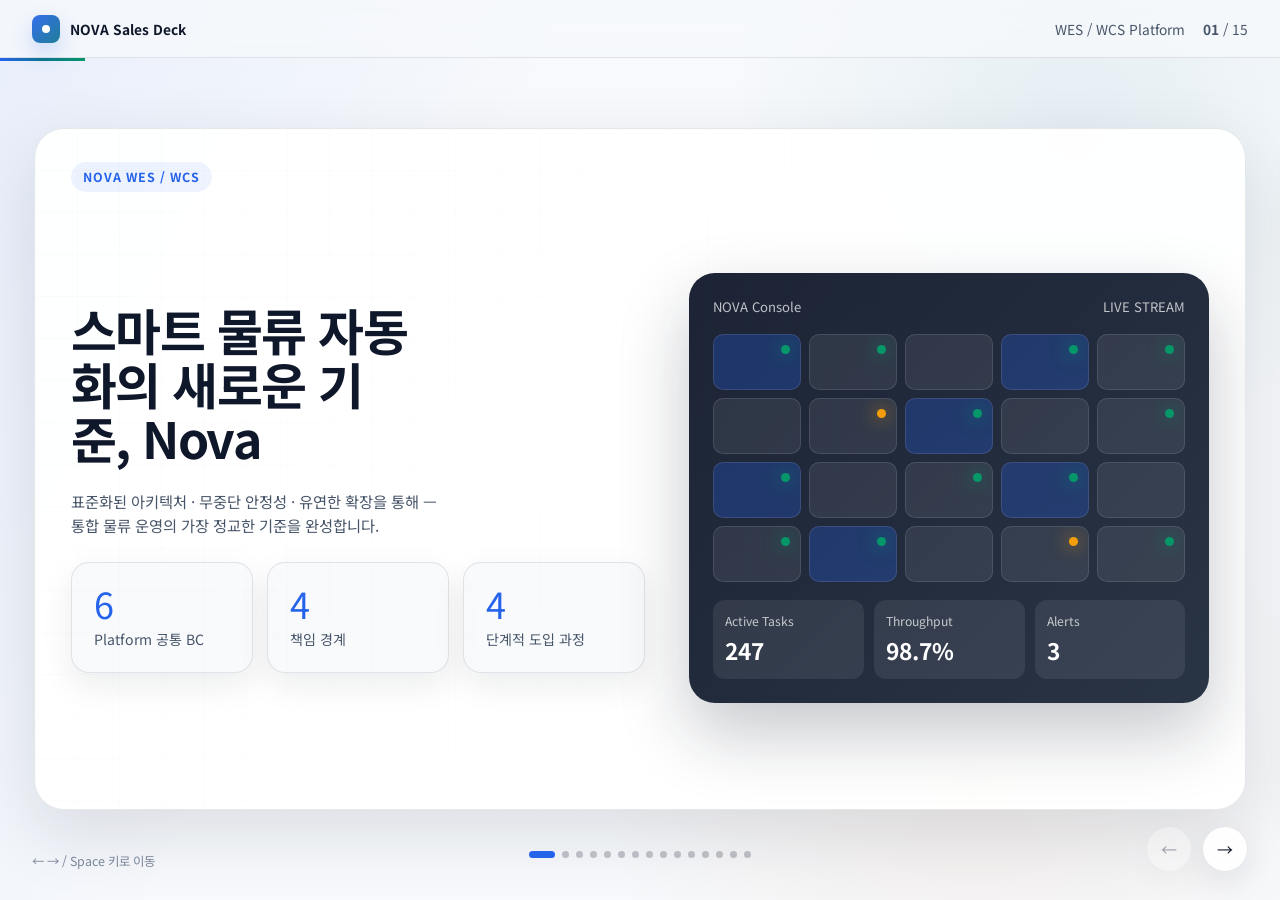
<file: type3.html>
<!DOCTYPE html>
<html lang="ko">
<head>
  <meta charset="UTF-8">
  <meta name="viewport" content="width=device-width, initial-scale=1.0">
  <title>NOVA 영업자료 슬라이드</title>
  <meta name="description" content="기존 설비와 시스템을 살리면서 WES/WCS 운영을 표준화하는 NOVA 영업자료 슬라이드">
  <link rel="preconnect" href="https://fonts.googleapis.com">
  <link rel="preconnect" href="https://fonts.gstatic.com" crossorigin>
  <link href="https://fonts.googleapis.com/css2?family=Noto+Sans+KR:wght@400;500;600;700;800&display=swap" rel="stylesheet">
  <style>
    :root {
      --bg: #F7F9FC;
      --paper: #FFFFFF;
      --paper-soft: #F2F5F9;
      --ink: #0F172A;
      --ink-soft: #475569;
      --ink-muted: #7A8699;
      --line: rgba(15, 23, 42, 0.1);
      --line-strong: rgba(15, 23, 42, 0.18);
      --blue: #2563EB;
      --cyan: #0E7490;
      --green: #059669;
      --amber: #B45309;
      --red: #DC2626;
      --violet: #6D28D9;
      --shadow: 0 24px 70px rgba(15, 23, 42, 0.12);
      --shadow-soft: 0 12px 32px rgba(15, 23, 42, 0.08);
      --radius-xl: 30px;
      --radius-lg: 18px;
      --radius-md: 10px;
      --font-sans: "Noto Sans KR", -apple-system, BlinkMacSystemFont, sans-serif;
      --font-display: "Noto Sans KR", -apple-system, BlinkMacSystemFont, sans-serif;
    }

    * {
      box-sizing: border-box;
      margin: 0;
      padding: 0;
    }

    html,
    body {
      width: 100%;
      height: 100%;
      overflow: hidden;
      background:
        linear-gradient(115deg, rgba(37, 99, 235, 0.07), transparent 34%),
        radial-gradient(circle at 84% 14%, rgba(14, 116, 144, 0.08), transparent 26%),
        radial-gradient(circle at 76% 86%, rgba(180, 83, 9, 0.06), transparent 30%),
        var(--bg);
      color: var(--ink);
      font-family: var(--font-sans);
    }

    button {
      border: 0;
      background: none;
      color: inherit;
      font: inherit;
      cursor: pointer;
    }

    .deck-shell {
      position: relative;
      width: 100vw;
      height: 100dvh;
      overflow: hidden;
    }

    .deck-topbar {
      position: fixed;
      inset: 0 0 auto 0;
      z-index: 20;
      height: 58px;
      display: flex;
      align-items: center;
      justify-content: space-between;
      padding: 0 32px;
      color: var(--ink-soft);
      font-size: 0.86rem;
      background: rgba(247, 249, 252, 0.78);
      backdrop-filter: blur(18px);
      border-bottom: 1px solid var(--line);
    }

    .brand {
      display: inline-flex;
      align-items: center;
      gap: 10px;
      font-weight: 700;
      color: var(--ink);
    }

    .brand-mark {
      width: 28px;
      height: 28px;
      border-radius: 8px;
      background:
        linear-gradient(135deg, rgba(37, 99, 235, 0.92), rgba(14, 116, 144, 0.92));
      box-shadow: 0 10px 22px rgba(37, 99, 235, 0.22);
      position: relative;
    }

    .brand-mark::after {
      content: "";
      position: absolute;
      width: 8px;
      height: 8px;
      border-radius: 999px;
      background: #FFFFFF;
      left: 10px;
      top: 10px;
    }

    .deck-meta {
      display: flex;
      align-items: center;
      gap: 18px;
      font-variant-numeric: tabular-nums;
    }

    .progress {
      position: fixed;
      left: 0;
      top: 58px;
      height: 3px;
      width: 0%;
      z-index: 25;
      background: linear-gradient(90deg, var(--blue), var(--cyan), var(--green));
      transition: width 0.32s ease;
    }

    .slider {
      display: flex;
      height: 100%;
      transition: transform 0.55s cubic-bezier(0.2, 0.8, 0.2, 1);
      will-change: transform;
    }

    .slide {
      flex: 0 0 100vw;
      width: 100vw;
      height: 100dvh;
      padding: 72px 34px 34px;
      display: flex;
      align-items: center;
      justify-content: center;
    }

    .slide-card {
      position: relative;
      width: min(100%, calc((100dvh - 140px) * 16 / 9), 1480px);
      aspect-ratio: 16 / 9;
      min-height: min(560px, calc(100dvh - 128px));
      max-height: calc(100dvh - 128px);
      border-radius: var(--radius-xl);
      background: rgba(255, 255, 255, 0.94);
      border: 1px solid var(--line);
      box-shadow: var(--shadow);
      padding: clamp(28px, 2.8vw, 44px);
      overflow: hidden;
      display: flex;
      flex-direction: column;
      justify-content: flex-start;
      gap: 20px;
    }

    .slide-card::before {
      content: "";
      position: absolute;
      inset: 0;
      z-index: 0;
      pointer-events: none;
      background:
        linear-gradient(90deg, rgba(37, 99, 235, 0.045) 1px, transparent 1px),
        linear-gradient(0deg, rgba(15, 23, 42, 0.035) 1px, transparent 1px);
      background-size: 42px 42px;
      mask-image: linear-gradient(120deg, black, transparent 72%);
      opacity: 0.5;
    }

    .slide-content {
      position: static;
      padding-top: 38px;
      width: 100%;
      height: 100%;
    }

    .eyebrow {
      position: absolute;
      top: clamp(22px, 2.6vw, 36px);
      left: clamp(28px, 2.8vw, 44px);
      z-index: 3;
      display: inline-flex;
      align-items: center;
      width: fit-content;
      min-height: 30px;
      padding: 5px 12px;
      border-radius: 999px;
      background: rgba(37, 99, 235, 0.08);
      color: var(--blue);
      font-size: 0.78rem;
      font-weight: 700;
      letter-spacing: 0.08em;
      text-transform: uppercase;
      margin-bottom: 0;
    }

    .eyebrow.warning {
      background: rgba(180, 83, 9, 0.1);
      color: var(--amber);
    }

    h1,
    h2,
    h3,
    .metric-value {
      font-family: var(--font-display);
      letter-spacing: -0.03em;
    }

    h1 {
      max-width: 12ch;
      font-size: clamp(2.35rem, 3.9vw, 4.05rem);
      line-height: 1.08;
    }

    h2 {
      max-width: 22ch;
      font-size: clamp(1.78rem, 2.65vw, 2.75rem);
      line-height: 1.16;
    }

    h3 {
      font-size: clamp(1rem, 1.18vw, 1.18rem);
      line-height: 1.35;
      margin-bottom: 10px;
    }

    .lead {
      max-width: 720px;
      color: var(--ink-soft);
      font-size: clamp(0.96rem, 1.18vw, 1.08rem);
      line-height: 1.58;
    }

    .muted {
      color: var(--ink-muted);
    }

    .accent {
      color: var(--blue);
    }

    .hero-grid,
    .two-col,
    .three-col,
    .four-col,
    .six-grid,
    .timeline,
    .industry-grid {
      display: grid;
      gap: 18px;
    }

    .hero-grid {
      grid-template-columns: 1.05fr 0.95fr;
      align-items: center;
      gap: 44px;
    }

    .two-col {
      grid-template-columns: 0.98fr 1.02fr;
      align-items: stretch;
      gap: 28px;
    }

    .three-col {
      grid-template-columns: repeat(3, 1fr);
    }

    .four-col {
      grid-template-columns: repeat(4, 1fr);
    }

    .six-grid {
      grid-template-columns: repeat(3, 1fr);
    }

    .industry-grid {
      grid-template-columns: repeat(3, 1fr);
    }

    .panel,
    .tile,
    .metric,
    .flow-step,
    .module,
    .quote-card {
      border-radius: var(--radius-lg);
      border: 1px solid var(--line);
      background: rgba(247, 249, 252, 0.82);
      box-shadow: var(--shadow-soft);
    }

    .panel {
      padding: 28px;
    }

    .tile,
    .metric,
    .flow-step,
    .module,
    .quote-card {
      padding: 22px;
    }

    .tile p,
    .panel p,
    .module p,
    .flow-step p,
    .quote-card p {
      color: var(--ink-soft);
      font-size: 0.93rem;
      line-height: 1.52;
    }

    .metric-row {
      display: grid;
      grid-template-columns: repeat(3, 1fr);
      gap: 14px;
      margin-top: 24px;
    }

    .metric-value {
      color: var(--blue);
      font-size: 2.25rem;
      line-height: 1;
      margin-bottom: 8px;
    }

    .metric-label {
      color: var(--ink-soft);
      font-size: 0.88rem;
      line-height: 1.48;
    }

    .warehouse-board {
      min-height: 360px;
      display: grid;
      grid-template-rows: auto 1fr auto;
      gap: 18px;
      background:
        linear-gradient(135deg, rgba(15, 23, 42, 0.95), rgba(30, 41, 59, 0.95));
      color: #FFFFFF;
      border-radius: 26px;
      padding: 24px;
      box-shadow: 0 30px 70px rgba(15, 23, 42, 0.24);
    }

    .board-top {
      display: flex;
      justify-content: space-between;
      color: rgba(255, 255, 255, 0.72);
      font-size: 0.82rem;
    }

    .map-grid {
      display: grid;
      grid-template-columns: repeat(5, 1fr);
      grid-template-rows: repeat(4, 1fr);
      gap: 8px;
    }

    .map-cell {
      min-height: 56px;
      border-radius: 10px;
      background: rgba(255, 255, 255, 0.08);
      border: 1px solid rgba(255, 255, 255, 0.11);
      position: relative;
      overflow: hidden;
    }

    .map-cell.active::after,
    .map-cell.warn::after,
    .map-cell.ok::after {
      content: "";
      position: absolute;
      width: 9px;
      height: 9px;
      border-radius: 999px;
      right: 10px;
      top: 10px;
      background: var(--green);
      box-shadow: 0 0 18px var(--green);
    }

    .map-cell.warn::after {
      background: #F59E0B;
      box-shadow: 0 0 18px #F59E0B;
    }

    .map-cell.active {
      background: rgba(37, 99, 235, 0.28);
    }

    .board-bottom {
      display: grid;
      grid-template-columns: repeat(3, 1fr);
      gap: 10px;
    }

    .board-kpi {
      border-radius: 12px;
      background: rgba(255, 255, 255, 0.08);
      padding: 12px;
      color: rgba(255, 255, 255, 0.72);
      font-size: 0.76rem;
    }

    .board-kpi strong {
      display: block;
      margin-top: 4px;
      color: #FFFFFF;
      font-family: var(--font-display);
      font-size: 1.42rem;
    }

    .question {
      background: #FFFFFF;
      border-color: rgba(180, 83, 9, 0.16);
      display: flex;
      flex-direction: column;
      min-height: 230px;
    }

    .question h3 {
      min-height: 2.7em;
    }

    .question p {
      flex: 0 0 auto;
    }

    .answer {
      margin-top: auto;
      padding-top: 14px;
      border-top: 1px solid var(--line);
      color: var(--blue);
      font-weight: 700;
      line-height: 1.45;
      font-size: 0.95rem;
    }

    .tag {
      display: inline-flex;
      align-items: center;
      min-height: 24px;
      padding: 3px 9px;
      border-radius: 999px;
      background: rgba(37, 99, 235, 0.08);
      color: var(--blue);
      font-size: 0.72rem;
      font-weight: 700;
      margin-bottom: 12px;
    }

    .tag.green { background: rgba(5, 150, 105, 0.1); color: var(--green); }
    .tag.amber { background: rgba(180, 83, 9, 0.1); color: var(--amber); }
    .tag.violet { background: rgba(109, 40, 217, 0.1); color: var(--violet); }
    .tag.red { background: rgba(220, 38, 38, 0.08); color: var(--red); }

    .message-axis {
      display: grid;
      grid-template-columns: repeat(3, 1fr);
      gap: 18px;
      margin-top: 24px;
    }

    .axis-card {
      position: relative;
      min-height: 182px;
      padding: 24px;
      border-radius: 24px;
      background: var(--paper-soft);
      border: 1px solid var(--line);
      overflow: hidden;
    }

    .axis-no {
      position: absolute;
      right: 18px;
      top: 14px;
      color: rgba(15, 23, 42, 0.16);
      font-family: var(--font-display);
      font-size: 3.2rem;
      line-height: 1;
    }

    .module {
      min-height: 126px;
    }

    .module h3 {
      display: flex;
      justify-content: space-between;
      gap: 12px;
    }

    .module code {
      color: var(--blue);
      font-family: var(--font-display);
      font-size: 0.82rem;
    }

    .boundary {
      display: grid;
      grid-template-columns: repeat(4, 1fr);
      gap: 14px;
      margin-top: 22px;
    }

    .boundary-card {
      min-height: 178px;
      padding: 22px;
      border-radius: 22px;
      color: #FFFFFF;
      background: #1E293B;
    }

    .boundary-card:nth-child(2) { background: #1D4ED8; }
    .boundary-card:nth-child(3) { background: #047857; }
    .boundary-card:nth-child(4) { background: #6D28D9; }

    .boundary-card p {
      color: rgba(255, 255, 255, 0.78);
      font-size: 0.9rem;
      line-height: 1.58;
    }

    .architecture-map {
      display: grid;
      grid-template-columns: 1.22fr 0.78fr;
      gap: 26px;
      margin-top: 30px;
      align-items: stretch;
    }

    .arch-diagram {
      position: relative;
      display: grid;
      gap: 12px;
      padding: 24px;
      border-radius: 24px;
      border: 1px solid var(--line);
      background: #FFFFFF;
      box-shadow: var(--shadow-soft);
    }

    .arch-diagram::before {
      content: "";
      position: absolute;
      top: 82px;
      bottom: 82px;
      left: 50%;
      width: 2px;
      background: linear-gradient(180deg, rgba(37, 99, 235, 0.16), rgba(5, 150, 105, 0.2), rgba(109, 40, 217, 0.16));
      transform: translateX(-50%);
    }

    .arch-layer-row {
      position: relative;
      z-index: 1;
      display: grid;
      grid-template-columns: 132px 1fr;
      gap: 14px;
      align-items: stretch;
    }

    .arch-layer {
      min-height: 68px;
      padding: 16px 18px;
      border-radius: 16px;
      border: 1px solid var(--line);
      background: var(--paper-soft);
    }

    .arch-layer-name {
      display: flex;
      align-items: center;
      justify-content: center;
      border-radius: 16px;
      color: #FFFFFF;
      background: #1E293B;
      font-family: var(--font-display);
      font-weight: 700;
      text-align: center;
      line-height: 1.25;
      padding: 12px;
    }

    .arch-layer-row:nth-child(2) .arch-layer-name { background: var(--blue); }
    .arch-layer-row:nth-child(3) .arch-layer-name { background: var(--green); }
    .arch-layer-row:nth-child(4) .arch-layer-name { background: var(--violet); }

    .arch-layer strong {
      font-family: var(--font-display);
      font-size: 1rem;
    }

    .arch-layer span {
      color: var(--ink-soft);
      font-size: 0.9rem;
      line-height: 1.55;
    }

    .arch-chip-row {
      display: flex;
      gap: 8px;
      flex-wrap: wrap;
      margin-top: 10px;
    }

    .arch-chip {
      padding: 5px 9px;
      border-radius: 999px;
      background: rgba(37, 99, 235, 0.08);
      color: var(--blue);
      font-size: 0.72rem;
      font-weight: 700;
    }

    .arch-principles {
      display: grid;
      grid-template-columns: 1fr;
      gap: 12px;
    }

    .arch-principle {
      min-height: 96px;
      padding: 18px;
      border-radius: 16px;
      border: 1px solid var(--line);
      background: #FFFFFF;
    }

    .arch-principle p {
      color: var(--ink-soft);
      font-size: 0.9rem;
      line-height: 1.58;
      margin-top: 8px;
    }

    .architecture-visual {
      margin-top: 14px;
      border-radius: 24px;
      border: 1px solid var(--line);
      background: #FFFFFF;
      box-shadow: var(--shadow-soft);
      overflow: hidden;
    }

    .architecture-visual svg {
      display: block;
      width: 100%;
      height: min(49dvh, 450px);
    }

    .ui-intro-grid {
      display: grid;
      grid-template-columns: 1.08fr 0.92fr;
      gap: 18px;
      align-items: stretch;
      margin-top: 14px;
      min-height: 0;
    }

    .ui-screen {
      height: 100%;
      min-height: 260px;
      max-height: min(40dvh, 340px);
      display: grid;
      grid-template-columns: 160px 1fr;
      overflow: hidden;
      border-radius: 22px;
      border: 1px solid rgba(15, 23, 42, 0.12);
      background: #FFFFFF;
      box-shadow: var(--shadow-soft);
    }

    .ui-sidebar {
      padding: 14px;
      background: #111827;
      color: rgba(255, 255, 255, 0.74);
      display: grid;
      align-content: start;
      gap: 8px;
      font-size: 0.78rem;
    }

    .ui-nav-item {
      padding: 8px 10px;
      border-radius: 10px;
      background: rgba(255, 255, 255, 0.06);
    }

    .ui-nav-item.active {
      color: #FFFFFF;
      background: rgba(37, 99, 235, 0.85);
    }

    .ui-main {
      padding: 16px;
      display: grid;
      grid-template-rows: auto 1fr auto;
      gap: 12px;
      background: #F8FAFC;
    }

    .ui-toolbar,
    .ui-status-row {
      display: flex;
      align-items: center;
      justify-content: space-between;
      gap: 12px;
    }

    .ui-title {
      font-weight: 700;
      color: var(--ink);
    }

    .ui-pill {
      padding: 5px 10px;
      border-radius: 999px;
      background: rgba(5, 150, 105, 0.1);
      color: var(--green);
      font-size: 0.74rem;
      font-weight: 700;
    }

    .ui-layout {
      display: grid;
      grid-template-columns: 1.25fr 0.75fr;
      gap: 14px;
    }

    .ui-map,
    .ui-feed {
      border-radius: 16px;
      border: 1px solid var(--line);
      background: #FFFFFF;
      padding: 14px;
    }

    .ui-map-grid {
      height: 100%;
      min-height: 0;
      display: grid;
      grid-template-columns: repeat(4, 1fr);
      grid-template-rows: repeat(3, 1fr);
      gap: 8px;
    }

    .ui-cell {
      border-radius: 10px;
      background: #E2E8F0;
    }

    .ui-cell.hot { background: rgba(180, 83, 9, 0.22); }
    .ui-cell.live { background: rgba(37, 99, 235, 0.22); }
    .ui-cell.ok { background: rgba(5, 150, 105, 0.2); }

    .ui-feed {
      display: grid;
      gap: 8px;
      align-content: start;
    }

    .ui-feed-row {
      border-radius: 10px;
      background: #F1F5F9;
      padding: 8px;
      color: var(--ink-soft);
      font-size: 0.78rem;
      line-height: 1.4;
    }

    .ui-status-card {
      flex: 1;
      border-radius: 12px;
      background: #FFFFFF;
      border: 1px solid var(--line);
      padding: 10px;
      color: var(--ink-soft);
      font-size: 0.76rem;
    }

    .ui-status-card strong {
      display: block;
      color: var(--ink);
      font-family: var(--font-display);
      font-size: 1.25rem;
      margin-top: 4px;
    }

    .ui-feature-list {
      display: grid;
      gap: 8px;
    }

    .ui-feature-card {
      padding: 12px 14px;
      border-radius: 14px;
      border: 1px solid var(--line);
      background: #FFFFFF;
    }

    .ui-feature-card h3 {
      font-size: clamp(0.94rem, 1.05vw, 1.05rem);
      margin-bottom: 4px;
    }

    .ui-feature-card p {
      margin-top: 4px;
      color: var(--ink-soft);
      font-size: 0.83rem;
      line-height: 1.42;
    }

    .loop {
      display: grid;
      grid-template-columns: repeat(5, 1fr);
      gap: 12px;
      margin-top: 22px;
    }

    .loop-step {
      position: relative;
      min-height: 138px;
      padding: 18px 16px;
      border-radius: 20px;
      border: 1px solid var(--line);
      background: var(--paper-soft);
    }

    .loop-step:not(:last-child)::after {
      content: "";
      position: absolute;
      right: -13px;
      top: 50%;
      width: 22px;
      height: 2px;
      background: var(--line-strong);
    }

    .step-no {
      color: var(--blue);
      font-family: var(--font-display);
      font-size: 0.88rem;
      font-weight: 700;
      margin-bottom: 14px;
    }

    .industry-card {
      min-height: 134px;
      padding: 18px;
      border-radius: 20px;
      background: var(--paper-soft);
      border: 1px solid var(--line);
    }

    .timeline {
      grid-template-columns: repeat(4, 1fr);
      margin-top: 22px;
    }

    .flow-step {
      min-height: 178px;
      position: relative;
    }

    .flow-step::before {
      content: attr(data-step);
      position: absolute;
      right: 18px;
      top: 16px;
      color: rgba(37, 99, 235, 0.18);
      font-family: var(--font-display);
      font-size: 2.55rem;
      line-height: 1;
    }

    .proof-list {
      display: grid;
      gap: 8px;
      margin-top: 14px;
    }

    .proof-item {
      display: flex;
      gap: 10px;
      color: var(--ink-soft);
      font-size: 0.93rem;
      line-height: 1.55;
    }

    .proof-item::before {
      content: "";
      width: 8px;
      height: 8px;
      border-radius: 999px;
      margin-top: 8px;
      background: var(--green);
      flex: 0 0 auto;
    }

    .controls {
      position: fixed;
      right: 32px;
      bottom: 28px;
      z-index: 30;
      display: flex;
      gap: 10px;
    }

    .nav-btn {
      width: 46px;
      height: 46px;
      border-radius: 999px;
      background: rgba(255, 255, 255, 0.92);
      border: 1px solid var(--line);
      box-shadow: var(--shadow-soft);
      color: var(--ink);
      transition: 0.18s ease;
    }

    .nav-btn:hover {
      transform: translateY(-2px);
      background: var(--ink);
      color: #FFFFFF;
    }

    .nav-btn:disabled {
      opacity: 0.36;
      transform: none;
      cursor: not-allowed;
    }

    .dots {
      position: fixed;
      left: 50%;
      bottom: 42px;
      z-index: 30;
      display: flex;
      gap: 7px;
      transform: translateX(-50%);
    }

    .dot {
      width: 7px;
      height: 7px;
      border-radius: 999px;
      background: rgba(15, 23, 42, 0.24);
      transition: 0.2s ease;
    }

    .dot.active {
      width: 26px;
      background: var(--blue);
    }

    .hint {
      position: fixed;
      left: 32px;
      bottom: 30px;
      z-index: 30;
      color: var(--ink-muted);
      font-size: 0.78rem;
    }

    @media (max-width: 1100px) {
      html,
      body {
        overflow: auto;
      }

      .deck-shell {
        height: auto;
        overflow: visible;
      }

      .deck-topbar,
      .progress,
      .controls,
      .dots,
      .hint {
        display: none;
      }

      .slider {
        display: block;
        transform: none !important;
        height: auto;
      }

      .slide {
        width: 100%;
        height: auto;
        min-height: 100dvh;
        padding: 22px;
      }

      .slide-card {
        width: 100%;
        min-height: unset;
        max-height: none;
        aspect-ratio: auto;
        padding: 28px;
      }

      .slide-content {
        padding-top: 0;
      }

      .eyebrow {
        position: static;
        margin-bottom: 18px;
      }

      .hero-grid,
      .two-col,
      .three-col,
      .four-col,
      .six-grid,
      .industry-grid,
      .boundary,
      .architecture-map,
      .arch-principles,
      .ui-intro-grid,
      .ui-layout,
      .timeline,
      .loop,
      .message-axis,
      .metric-row {
        grid-template-columns: 1fr;
      }

      .arch-layer-row,
      .ui-screen {
        grid-template-columns: 1fr;
      }

      .loop-step:not(:last-child)::after {
        display: none;
      }

      .warehouse-board {
        min-height: 360px;
      }
    }

    @media print {
      html,
      body {
        overflow: visible;
        background: #FFFFFF;
      }

      .deck-topbar,
      .progress,
      .controls,
      .dots,
      .hint {
        display: none;
      }

      .deck-shell,
      .slider {
        display: block;
        height: auto;
        transform: none !important;
      }

      .slide {
        page-break-after: always;
        width: 100%;
        height: 100vh;
        padding: 0;
      }

      .slide-card {
        width: 100%;
        height: 100%;
        max-height: none;
        border-radius: 0;
        box-shadow: none;
      }
    }
  </style>
</head>
<body>
  <div class="deck-shell">
    <header class="deck-topbar">
      <div class="brand">
        <span class="brand-mark" aria-hidden="true"></span>
        <span>NOVA Sales Deck</span>
      </div>
      <div class="deck-meta">
        <span>WES / WCS Platform</span>
        <span><strong id="currentSlide">01</strong> / <span id="totalSlides">15</span></span>
      </div>
    </header>
    <div class="progress" id="progress"></div>

    <main class="slider" id="slider">
      <section class="slide">
        <div class="slide-card">
          <div class="slide-content hero-grid">
            <div>
              <div class="eyebrow">NOVA WES / WCS</div>
              <h1>스마트 물류 자동화의 새로운 기준, Nova</h1>
              <p class="lead" style="margin-top: 24px;">
                표준화된 아키텍처 · 무중단 안정성 · 유연한 확장을 통해 —<br>
                통합 물류 운영의 가장 정교한 기준을 완성합니다.
              </p>
              <div class="metric-row">
                <div class="metric">
                  <div class="metric-value">6</div>
                  <div class="metric-label">Platform 공통 BC</div>
                </div>
                <div class="metric">
                  <div class="metric-value">4</div>
                  <div class="metric-label">책임 경계</div>
                </div>
                <div class="metric">
                  <div class="metric-value">4</div>
                  <div class="metric-label">단계적 도입 과정</div>
                </div>
              </div>
            </div>
            <div class="warehouse-board" aria-label="NOVA 운영 콘솔 예시">
              <div class="board-top">
                <span>NOVA Console</span>
                <span>LIVE STREAM</span>
              </div>
              <div class="map-grid">
                <div class="map-cell active"></div>
                <div class="map-cell ok"></div>
                <div class="map-cell"></div>
                <div class="map-cell active"></div>
                <div class="map-cell ok"></div>
                <div class="map-cell"></div>
                <div class="map-cell warn"></div>
                <div class="map-cell active"></div>
                <div class="map-cell"></div>
                <div class="map-cell ok"></div>
                <div class="map-cell active"></div>
                <div class="map-cell"></div>
                <div class="map-cell ok"></div>
                <div class="map-cell active"></div>
                <div class="map-cell"></div>
                <div class="map-cell ok"></div>
                <div class="map-cell active"></div>
                <div class="map-cell"></div>
                <div class="map-cell warn"></div>
                <div class="map-cell ok"></div>
              </div>
              <div class="board-bottom">
                <div class="board-kpi">Active Tasks<strong>247</strong></div>
                <div class="board-kpi">Throughput<strong>98.7%</strong></div>
                <div class="board-kpi">Alerts<strong>3</strong></div>
              </div>
            </div>
          </div>
        </div>
      </section>

      <section class="slide">
        <div class="slide-card">
          <div class="slide-content" style="display: flex; flex-direction: column;">
            <div class="eyebrow warning">Customer Barrier</div>
            <h2>고객이 자동화를 망설이는 이유부터 답합니다</h2>
            <p class="lead" style="margin-top: 14px;">초기 비용, 긴 구축 기간, 기존 설비 교체 부담, 효과 불확실성이 첫 미팅에서 반복되는 질문입니다.</p>
            <div class="four-col" style="margin-top: 22px; flex: 1; grid-auto-rows: 1fr; min-height: 0;">
              <div class="tile question">
                <span class="tag amber">투자</span>
                <h3>초기 투자 비용이 너무 크지 않나요?</h3>
                <p>전체 교체가 아니라 필요한 모듈부터 시작합니다.</p>
                <div class="answer">병목 구간부터 작게 시작</div>
              </div>
              <div class="tile question">
                <span class="tag amber">전환</span>
                <h3>지금 쓰는 설비를 버려야 하나요?</h3>
                <p>설비별 차이는 Agent 모듈로 흡수합니다.</p>
                <div class="answer">기존 설비와 시스템 활용</div>
              </div>
              <div class="tile question">
                <span class="tag amber">기간</span>
                <h3>구축 기간이 길어지지 않을까요?</h3>
                <p>공통 기능은 Platform으로 표준화되어 있습니다.</p>
                <div class="answer">공통은 재사용, 차이는 분리</div>
              </div>
              <div class="tile question">
                <span class="tag amber">검증</span>
                <h3>우리 센터에 효과가 있을까요?</h3>
                <p>파일럿 범위에서 운영 데이터를 먼저 확보합니다.</p>
                <div class="answer">데이터로 검증 후 확장</div>
              </div>
            </div>
          </div>
        </div>
      </section>

      <section class="slide">
        <div class="slide-card">
          <div class="slide-content two-col">
            <div style="display: flex; flex-direction: column; justify-content: center; height: 100%;">
              <div class="eyebrow warning">Legacy Cost</div>
              <h2>문제는 설비가 아니라 흩어진 운영 구조입니다</h2>
              <p class="lead" style="margin-top: 14px;">작업, 설비, 알림, 감사가 분리되면 운영팀은 시스템을 관리하는 대신 예외를 수습하게 됩니다.</p>
            </div>
            <div class="six-grid" style="grid-auto-rows: 1fr;">
              <div class="tile">
                <span class="tag red">01</span>
                <h3>시스템 파편화</h3>
                <p>모니터링, 작업 지시, 알림, 이력 조회가 화면마다 흩어져 있습니다.</p>
              </div>
              <div class="tile">
                <span class="tag red">02</span>
                <h3>판단 지연</h3>
                <p>병목을 보고서로 확인하고 뒤늦게 대응합니다.</p>
              </div>
              <div class="tile">
                <span class="tag red">03</span>
                <h3>설비 연동 부담</h3>
                <p>설비마다 프로토콜과 장애 대응 방식이 다릅니다.</p>
              </div>
              <div class="tile">
                <span class="tag red">04</span>
                <h3>감사 대응 부담</h3>
                <p>누가 설정을 바꿨는지 찾기 위해 로그를 수작업으로 모읍니다.</p>
              </div>
              <div class="tile">
                <span class="tag red">05</span>
                <h3>권한 관리 불안</h3>
                <p>운영자와 협력사의 접근 범위가 불명확해집니다.</p>
              </div>
              <div class="tile">
                <span class="tag red">06</span>
                <h3>확장 비용 증가</h3>
                <p>새 설비를 붙일 때마다 재개발 프로젝트가 됩니다.</p>
              </div>
            </div>
          </div>
        </div>
      </section>

      <section class="slide">
        <div class="slide-card">
          <div class="slide-content" style="display: flex; flex-direction: column;">
            <div class="eyebrow">NOVA Approach</div>
            <h2>작게 시작하고, 하나로 운영하고, 계속 확장합니다</h2>
            <p class="lead" style="margin-top: 14px;">NearGo식 단계 도입 메시지와 CJ올리브네트웍스식 전체 구축 관점을 NOVA의 플랫폼 구조로 정리합니다.</p>
            <div class="message-axis" style="flex: 1; grid-auto-rows: 1fr; min-height: 0;">
              <div class="axis-card">
                <div class="axis-no">01</div>
                <span class="tag">Start Small</span>
                <h3>작게 시작</h3>
                <p>기존 시스템과 설비를 기준으로 피킹, 분류, 출고, 설비 모니터링 등 특정 구간부터 적용합니다.</p>
              </div>
              <div class="axis-card">
                <div class="axis-no">02</div>
                <span class="tag green">Operate One</span>
                <h3>하나로 운영</h3>
                <p>작업 상태, 설비 상태, 알림, 감사가 같은 운영 구조 안에서 이어지도록 만듭니다.</p>
              </div>
              <div class="axis-card">
                <div class="axis-no">03</div>
                <span class="tag violet">Scale Modular</span>
                <h3>계속 확장</h3>
                <p>새 설비가 늘어도 Platform은 유지하고 Agent와 Orchestration을 추가하는 방식으로 확장합니다.</p>
              </div>
            </div>
          </div>
        </div>
      </section>

      <section class="slide">
        <div class="slide-card">
          <div class="slide-content" style="display: flex; flex-direction: column;">
            <div class="eyebrow">Platform BC</div>
            <h2>반복되는 공통 기능은 Platform으로 표준화합니다</h2>
            <p class="lead" style="margin-top: 14px;">권한, 감사, 알림, 실시간, 설정, 스케줄링을 프로젝트별 부속 기능으로 흩어두지 않습니다.</p>
            <div class="six-grid" style="margin-top: 22px; flex: 1; grid-auto-rows: 1fr; min-height: 0;">
              <div class="module">
                <h3>IAM <code>Access</code></h3>
                <p>사용자, 역할, 권한을 관리해 운영 접근을 통제합니다.</p>
              </div>
              <div class="module">
                <h3>Audit <code>Trace</code></h3>
                <p>변경 이력과 운영 증적을 남겨 감사 대응을 단순화합니다.</p>
              </div>
              <div class="module">
                <h3>Notification <code>Alert</code></h3>
                <p>장애, 작업, 운영 이벤트를 필요한 채널로 전달합니다.</p>
              </div>
              <div class="module">
                <h3>Realtime <code>Stream</code></h3>
                <p>대시보드와 운영 화면을 실시간 상태로 동기화합니다.</p>
              </div>
              <div class="module">
                <h3>Configuration <code>Policy</code></h3>
                <p>센터별, 환경별 운영 설정을 표준 방식으로 관리합니다.</p>
              </div>
              <div class="module">
                <h3>Scheduling <code>Run</code></h3>
                <p>반복 실행, 예약 작업, 재시도 흐름을 제어합니다.</p>
              </div>
            </div>
          </div>
        </div>
      </section>

      <section class="slide">
        <div class="slide-card">
          <div class="slide-content">
            <div class="eyebrow">Platform Architecture</div>
            <h2>안정적으로 운영하고, 필요한 만큼 유연하게 확장합니다</h2>
            <p class="lead" style="margin-top: 14px;">NOVA는 공통 운영 기능을 표준화하고, 업무와 설비 연동을 분리해 장애 대응은 빠르게, 신규 설비 추가는 더 예측 가능하게 만듭니다.</p>
            <div class="architecture-visual">
              <svg viewBox="0 0 920 430" xmlns="http://www.w3.org/2000/svg" role="img" aria-label="NOVA 엔터프라이즈급 모듈러 아키텍처">
                <defs>
                  <marker id="slide-arrow-blue" markerWidth="8" markerHeight="8" refX="6" refY="4" orient="auto">
                    <path d="M1,1 L7,4 L1,7 Z" fill="#2563EB" opacity="0.72"/>
                  </marker>
                  <marker id="slide-arrow-green" markerWidth="8" markerHeight="8" refX="6" refY="4" orient="auto">
                    <path d="M1,1 L7,4 L1,7 Z" fill="#059669" opacity="0.72"/>
                  </marker>
                  <marker id="slide-arrow-violet" markerWidth="8" markerHeight="8" refX="6" refY="4" orient="auto">
                    <path d="M1,1 L7,4 L1,7 Z" fill="#6D28D9" opacity="0.72"/>
                  </marker>
                </defs>

                <rect width="920" height="430" rx="18" fill="#FFFFFF"/>
                <rect x="16" y="16" width="888" height="398" rx="14" fill="none" stroke="#CBD5E1" stroke-width="1.1" stroke-dasharray="7 5"/>
                <text x="34" y="40" fill="#94A3B8" font-size="12" font-family="'Noto Sans KR', sans-serif" font-weight="600">NOVA 운영 표준 플랫폼</text>

                <rect x="42" y="58" width="156" height="52" rx="9" fill="#F1F5F9" stroke="#BFDBFE"/>
                <text x="120" y="80" fill="#0F172A" font-size="12" text-anchor="middle" font-family="'Noto Sans KR', sans-serif" font-weight="700">Admin 콘솔</text>
                <text x="120" y="96" fill="#64748B" font-size="9.5" text-anchor="middle" font-family="'Noto Sans KR', sans-serif">운영 제어 화면</text>

                <rect x="230" y="58" width="156" height="52" rx="9" fill="#F1F5F9" stroke="#BFDBFE"/>
                <text x="308" y="80" fill="#0F172A" font-size="12" text-anchor="middle" font-family="'Noto Sans KR', sans-serif" font-weight="700">현장 UI</text>
                <text x="308" y="96" fill="#64748B" font-size="9.5" text-anchor="middle" font-family="'Noto Sans KR', sans-serif">모바일 / 태블릿</text>

                <rect x="418" y="58" width="220" height="52" rx="9" fill="#F1F5F9" stroke="#BFDBFE"/>
                <text x="528" y="80" fill="#0F172A" font-size="12" text-anchor="middle" font-family="'Noto Sans KR', sans-serif" font-weight="700">외부 시스템 연동</text>
                <text x="528" y="96" fill="#64748B" font-size="9.5" text-anchor="middle" font-family="'Noto Sans KR', sans-serif">ERP / WMS / MES</text>

                <line x1="120" y1="110" x2="120" y2="138" stroke="#2563EB" stroke-width="1.2" stroke-dasharray="4 4" marker-end="url(#slide-arrow-blue)"/>
                <line x1="308" y1="110" x2="308" y2="138" stroke="#2563EB" stroke-width="1.2" stroke-dasharray="4 4" marker-end="url(#slide-arrow-blue)"/>
                <line x1="528" y1="110" x2="528" y2="138" stroke="#2563EB" stroke-width="1.2" stroke-dasharray="4 4" marker-end="url(#slide-arrow-blue)"/>

                <rect x="42" y="140" width="666" height="42" rx="10" fill="#DBEAFE" stroke="#2563EB"/>
                <text x="375" y="166" fill="#1D4ED8" font-size="12" text-anchor="middle" font-family="'Noto Sans KR', sans-serif" font-weight="700">통합 진입점 / 운영 서비스</text>

                <line x1="375" y1="182" x2="375" y2="210" stroke="#2563EB" stroke-width="1.3" marker-end="url(#slide-arrow-blue)"/>

                <rect x="42" y="212" width="666" height="86" rx="11" fill="#EFF6FF" stroke="#2563EB"/>
                <text x="375" y="234" fill="#1D4ED8" font-size="11" text-anchor="middle" font-family="'Noto Sans KR', sans-serif" font-weight="700">Platform BC</text>

                <rect x="58" y="244" width="86" height="36" rx="7" fill="#FFFFFF" stroke="#3B82F6"/>
                <text x="101" y="259" fill="#0F172A" font-size="9.5" text-anchor="middle" font-family="'Noto Sans KR', sans-serif" font-weight="700">IAM</text>
                <text x="101" y="273" fill="#64748B" font-size="8.2" text-anchor="middle" font-family="'Noto Sans KR', sans-serif">인증·인가</text>

                <rect x="156" y="244" width="86" height="36" rx="7" fill="#FFFFFF" stroke="#059669"/>
                <text x="199" y="259" fill="#0F172A" font-size="9.5" text-anchor="middle" font-family="'Noto Sans KR', sans-serif" font-weight="700">Audit</text>
                <text x="199" y="273" fill="#64748B" font-size="8.2" text-anchor="middle" font-family="'Noto Sans KR', sans-serif">감사 이력</text>

                <rect x="254" y="244" width="100" height="36" rx="7" fill="#FFFFFF" stroke="#B45309"/>
                <text x="304" y="259" fill="#0F172A" font-size="9.5" text-anchor="middle" font-family="'Noto Sans KR', sans-serif" font-weight="700">Notification</text>
                <text x="304" y="273" fill="#64748B" font-size="8.2" text-anchor="middle" font-family="'Noto Sans KR', sans-serif">멀티채널 알림</text>

                <rect x="366" y="244" width="90" height="36" rx="7" fill="#FFFFFF" stroke="#6D28D9"/>
                <text x="411" y="259" fill="#0F172A" font-size="9.5" text-anchor="middle" font-family="'Noto Sans KR', sans-serif" font-weight="700">Realtime</text>
                <text x="411" y="273" fill="#64748B" font-size="8.2" text-anchor="middle" font-family="'Noto Sans KR', sans-serif">실시간 스트림</text>

                <rect x="468" y="244" width="106" height="36" rx="7" fill="#FFFFFF" stroke="#0E7490"/>
                <text x="521" y="259" fill="#0F172A" font-size="9.5" text-anchor="middle" font-family="'Noto Sans KR', sans-serif" font-weight="700">Configuration</text>
                <text x="521" y="273" fill="#64748B" font-size="8.2" text-anchor="middle" font-family="'Noto Sans KR', sans-serif">설정 관리</text>

                <rect x="586" y="244" width="104" height="36" rx="7" fill="#FFFFFF" stroke="#DB2777"/>
                <text x="638" y="259" fill="#0F172A" font-size="9.5" text-anchor="middle" font-family="'Noto Sans KR', sans-serif" font-weight="700">Scheduling</text>
                <text x="638" y="273" fill="#64748B" font-size="8.2" text-anchor="middle" font-family="'Noto Sans KR', sans-serif">스케줄링</text>

                <line x1="178" y1="298" x2="178" y2="326" stroke="#2563EB" stroke-width="1.2" marker-end="url(#slide-arrow-blue)"/>
                <line x1="375" y1="298" x2="375" y2="326" stroke="#059669" stroke-width="1.2" marker-end="url(#slide-arrow-green)"/>
                <line x1="570" y1="298" x2="570" y2="326" stroke="#6D28D9" stroke-width="1.2" marker-end="url(#slide-arrow-violet)"/>

                <rect x="42" y="328" width="178" height="58" rx="10" fill="#EFF6FF" stroke="#2563EB"/>
                <text x="131" y="351" fill="#1D4ED8" font-size="10.5" text-anchor="middle" font-family="'Noto Sans KR', sans-serif" font-weight="700">Operation BC</text>
                <text x="131" y="368" fill="#64748B" font-size="8.8" text-anchor="middle" font-family="'Noto Sans KR', sans-serif">입고 · 피킹 · 분류 · 출고</text>

                <rect x="244" y="328" width="220" height="58" rx="10" fill="#F0FDF4" stroke="#059669"/>
                <text x="354" y="351" fill="#059669" font-size="10.5" text-anchor="middle" font-family="'Noto Sans KR', sans-serif" font-weight="700">Agent BC</text>
                <text x="354" y="368" fill="#64748B" font-size="8.8" text-anchor="middle" font-family="'Noto Sans KR', sans-serif">AGV · Conveyor · Sorter 전용 모듈</text>

                <rect x="488" y="328" width="220" height="58" rx="10" fill="#FAF5FF" stroke="#6D28D9"/>
                <text x="598" y="351" fill="#6D28D9" font-size="10.5" text-anchor="middle" font-family="'Noto Sans KR', sans-serif" font-weight="700">Orchestration</text>
                <text x="598" y="368" fill="#64748B" font-size="8.8" text-anchor="middle" font-family="'Noto Sans KR', sans-serif">재시도 · 보상 · 타임아웃</text>

                <rect x="730" y="140" width="154" height="246" rx="10" fill="#F8FAFC" stroke="#E2E8F0" stroke-dasharray="4 3"/>
                <text x="807" y="166" fill="#64748B" font-size="10" text-anchor="middle" font-family="'Noto Sans KR', sans-serif" font-weight="700">운영 기반</text>
                <rect x="746" y="178" width="122" height="30" rx="6" fill="#FFFFFF" stroke="#E2E8F0"/>
                <text x="807" y="197" fill="#475569" font-size="9" text-anchor="middle" font-family="'Noto Sans KR', sans-serif">운영 데이터</text>
                <rect x="746" y="220" width="122" height="30" rx="6" fill="#FFFFFF" stroke="#E2E8F0"/>
                <text x="807" y="239" fill="#475569" font-size="9" text-anchor="middle" font-family="'Noto Sans KR', sans-serif">보안 접근</text>
                <rect x="746" y="262" width="122" height="30" rx="6" fill="#FFFFFF" stroke="#E2E8F0"/>
                <text x="807" y="281" fill="#475569" font-size="9" text-anchor="middle" font-family="'Noto Sans KR', sans-serif">실시간 연결</text>
                <rect x="746" y="304" width="122" height="30" rx="6" fill="#FFFFFF" stroke="#E2E8F0"/>
                <text x="807" y="323" fill="#475569" font-size="9" text-anchor="middle" font-family="'Noto Sans KR', sans-serif">알림 채널</text>
                <line x1="708" y1="236" x2="746" y2="236" stroke="#CBD5E1" stroke-width="1" stroke-dasharray="3 3"/>
              </svg>
            </div>
          </div>
        </div>
      </section>

      <section class="slide">
        <div class="slide-card">
          <div class="slide-content">
            <div class="eyebrow">NOVA UI</div>
            <h2>2.5D 레이아웃에서 설비 상태를 바로 확인합니다</h2>
            <p class="lead" style="margin-top: 10px;">NOVA UI는 웹 애플리케이션 기반의 운영 콘솔입니다. 물류센터 레이아웃, 설비 상태, 작업 흐름, 알림을 같은 화면에서 확인하고 조치합니다.</p>
            <div class="ui-intro-grid">
              <div class="ui-screen" aria-label="NOVA UI 소개 화면">
                <aside class="ui-sidebar">
                  <div class="ui-nav-item active">Overview</div>
                  <div class="ui-nav-item">Tasks</div>
                  <div class="ui-nav-item">Equipment</div>
                  <div class="ui-nav-item">Alerts</div>
                  <div class="ui-nav-item">Audit</div>
                  <div class="ui-nav-item">Settings</div>
                </aside>
                <div class="ui-main">
                  <div class="ui-toolbar">
                    <div class="ui-title">1센터 운영 현황</div>
                    <div class="ui-pill">WEB APP · LIVE</div>
                  </div>
                  <div class="ui-layout">
                    <div class="ui-map">
                      <div class="ui-title" style="font-size:0.8rem;margin-bottom:8px;">2.5D Layout / Equipment Status</div>
                      <div class="ui-map-grid">
                        <div class="ui-cell live"></div>
                        <div class="ui-cell ok"></div>
                        <div class="ui-cell"></div>
                        <div class="ui-cell live"></div>
                        <div class="ui-cell ok"></div>
                        <div class="ui-cell hot"></div>
                        <div class="ui-cell live"></div>
                        <div class="ui-cell"></div>
                        <div class="ui-cell ok"></div>
                        <div class="ui-cell live"></div>
                        <div class="ui-cell"></div>
                        <div class="ui-cell ok"></div>
                      </div>
                    </div>
                    <div class="ui-feed">
                      <div class="ui-title" style="font-size:0.8rem;">Status Feed</div>
                      <div class="ui-feed-row">Sorter-02 overload detected</div>
                      <div class="ui-feed-row">Ops alert sent to floor manager</div>
                      <div class="ui-feed-row">Task rerouted to idle lane</div>
                      <div class="ui-feed-row">Audit record created</div>
                    </div>
                  </div>
                  <div class="ui-status-row">
                    <div class="ui-status-card">활성 작업<strong>247</strong></div>
                    <div class="ui-status-card">처리율<strong>98.7%</strong></div>
                    <div class="ui-status-card">알림<strong>3</strong></div>
                  </div>
                </div>
              </div>
              <div class="panel" style="padding: 18px; display: flex; flex-direction: column; gap: 10px;">
                <span class="tag">UI 핵심 포인트</span>
                <div class="ui-feature-list">
                  <div class="ui-feature-card">
                    <span class="tag">2.5D Layout</span>
                    <h3>센터 레이아웃을 공간 기준으로 표현</h3>
                    <p>구역, 라인, 설비 위치를 2.5D 아이소메트릭 기반으로 표현해 현장 구조를 직관적으로 파악합니다.</p>
                  </div>
                  <div class="ui-feature-card">
                    <span class="tag green">Equipment Focus</span>
                    <h3>설비 상태 모니터링 중심</h3>
                    <p>AGV, Conveyor, Sorter의 정상, 경고, 오류 상태를 한 화면에서 확인하고 알림 흐름으로 연결합니다.</p>
                  </div>
                  <div class="ui-feature-card">
                    <span class="tag violet">Web Application</span>
                    <h3>웹 기반 운영 콘솔</h3>
                    <p>별도 설치 부담 없이 브라우저에서 접근하고, 운영팀과 관리자가 같은 기준의 화면을 공유합니다.</p>
                  </div>
                </div>
              </div>
            </div>
          </div>
        </div>
      </section>

      <section class="slide">
        <div class="slide-card">
          <div class="slide-content">
            <div class="eyebrow">Architecture Boundary</div>
            <h2>업무, 설비, 실행 흐름을 섞지 않습니다</h2>
            <p class="lead" style="margin-top: 14px;">NOVA의 핵심은 기능 목록이 아니라 책임 경계입니다. 경계가 유지되어야 새 설비와 새 센터가 추가되어도 구조가 흔들리지 않습니다.</p>
            <div class="boundary">
              <div class="boundary-card">
                <h3>Platform</h3>
                <p>권한, 감사, 알림, 설정, 스케줄링, 실시간 구독처럼 여러 현장에서 반복되는 공통 기능을 소유합니다.</p>
              </div>
              <div class="boundary-card">
                <h3>Operation</h3>
                <p>입고, 출고, 이동, 피킹, 분류 같은 업무 상태와 완료 기준을 소유합니다.</p>
              </div>
              <div class="boundary-card">
                <h3>Agent</h3>
                <p>AGV, AMR, Conveyor, Sorter, WMS, ERP처럼 설비와 외부 시스템별 연결 방식을 흡수합니다.</p>
              </div>
              <div class="boundary-card">
                <h3>Orchestration</h3>
                <p>여러 업무와 설비를 순서대로 연결하고 재시도, 타임아웃, 보상, 수동 개입 지점을 관리합니다.</p>
              </div>
            </div>
          </div>
        </div>
      </section>

      <section class="slide">
        <div class="slide-card">
          <div class="slide-content">
            <div class="eyebrow">Realtime Loop</div>
            <h2>실시간 운영은 보고가 아니라 이벤트 흐름으로 움직입니다</h2>
            <p class="lead" style="margin-top: 14px;">감지, 알림, 조치, 기록이 하나의 흐름으로 이어질 때 운영팀은 화면을 오가는 시간을 줄이고 예외 대응에 집중할 수 있습니다.</p>
            <div class="loop">
              <div class="loop-step">
                <div class="step-no">01</div>
                <h3>설비 이벤트 수집</h3>
                <p>Agent가 설비 상태와 알람을 안정된 계약으로 정규화합니다.</p>
              </div>
              <div class="loop-step">
                <div class="step-no">02</div>
                <h3>이상 징후 감지</h3>
                <p>Realtime 구독으로 운영 화면에 최신 상태를 전달합니다.</p>
              </div>
              <div class="loop-step">
                <div class="step-no">03</div>
                <h3>알림 발송</h3>
                <p>Notification이 담당자와 채널 기준으로 이벤트를 전달합니다.</p>
              </div>
              <div class="loop-step">
                <div class="step-no">04</div>
                <h3>작업 조정</h3>
                <p>Orchestration이 재시도, 우회, 보상 흐름을 조정합니다.</p>
              </div>
              <div class="loop-step">
                <div class="step-no">05</div>
                <h3>감사 기록</h3>
                <p>Audit이 조치 이력과 상관관계 ID를 남깁니다.</p>
              </div>
            </div>
          </div>
        </div>
      </section>

      <section class="slide">
        <div class="slide-card">
          <div class="slide-content">
            <div class="eyebrow">Industry Fit</div>
            <h2>산업별 메시지는 고객의 관심사로 바꿔 말합니다</h2>
            <div class="industry-grid" style="margin-top: 22px;">
              <div class="industry-card">
                <span class="tag">중대형 물류센터</span>
                <h3>설비 밀도와 장애 대응</h3>
                <p>복수 설비와 작업 흐름을 통합 모니터링하고 장애 이벤트를 즉시 추적합니다.</p>
              </div>
              <div class="industry-card">
                <span class="tag">E-Commerce</span>
                <h3>주문 변동성과 피크 대응</h3>
                <p>작업 우선순위와 설비 상태를 실시간으로 보고 병목 구간을 빠르게 조정합니다.</p>
              </div>
              <div class="industry-card">
                <span class="tag">제조물류</span>
                <h3>생산 흐름과 동기화</h3>
                <p>외부 시스템과 현장 설비를 연결해 작업 흐름을 표준화합니다.</p>
              </div>
              <div class="industry-card">
                <span class="tag green">제약 / 바이오</span>
                <h3>감사, 이력, 권한</h3>
                <p>권한과 변경 증적을 플랫폼 기본 기능으로 제공합니다.</p>
              </div>
              <div class="industry-card">
                <span class="tag green">F&B</span>
                <h3>신속한 출고와 오류 방지</h3>
                <p>작업 상태와 예외 처리를 실시간으로 확인하고 조치합니다.</p>
              </div>
              <div class="industry-card">
                <span class="tag green">화장품 / 생활용품</span>
                <h3>SKU 다양성과 물동량 변동</h3>
                <p>업무 모듈과 검증 흐름을 단계적으로 구성합니다.</p>
              </div>
            </div>
          </div>
        </div>
      </section>

      <section class="slide">
        <div class="slide-card">
          <div class="slide-content">
            <div class="eyebrow">Buyer Message</div>
            <h2>구매자마다 다른 언어로 같은 구조를 설명합니다</h2>
            <div class="three-col" style="margin-top: 22px;">
              <div class="quote-card">
                <span class="tag">의사결정자</span>
                <h3>확장 시 재개발 리스크를 줄이는 표준 운영 플랫폼</h3>
                <div class="proof-list">
                  <div class="proof-item">도입 범위와 투자 규모를 단계적으로 설계</div>
                  <div class="proof-item">센터 확장과 설비 추가 리스크 축소</div>
                  <div class="proof-item">실시간 운영 데이터와 감사 이력 확보</div>
                </div>
              </div>
              <div class="quote-card">
                <span class="tag green">운영 책임자</span>
                <h3>현장 상태를 늦게 보고받는 구조에서 바로 조치하는 구조로 전환</h3>
                <div class="proof-list">
                  <div class="proof-item">작업 진행, 설비 상태, 알림을 한 화면에서 확인</div>
                  <div class="proof-item">피크 시간 병목과 예외 상황을 빠르게 식별</div>
                  <div class="proof-item">전화와 메신저 중심 대응 감소</div>
                </div>
              </div>
              <div class="quote-card">
                <span class="tag violet">IT / 설비 담당자</span>
                <h3>업무, 설비, 공통 기능의 책임을 분리해 유지보수 가능한 구조 확보</h3>
                <div class="proof-list">
                  <div class="proof-item">Contracts 기반 BC 연결</div>
                  <div class="proof-item">인증, 권한, 감사, 설정, 스케줄링 표준화</div>
                  <div class="proof-item">설비 변화가 전체 플랫폼으로 번지는 범위 축소</div>
                </div>
              </div>
            </div>
          </div>
        </div>
      </section>

      <section class="slide">
        <div class="slide-card">
          <div class="slide-content">
            <div class="eyebrow">Customer References</div>
            <h2>산업별로 검증된 구간부터 확장한 레퍼런스입니다</h2>
            <p class="lead" style="margin-top: 14px;">아래 사례는 비식별 샘플 데이터이며, 실제 회사명과 상세 수치는 NDA 체결 이후 공유합니다.</p>
            <div class="industry-grid" style="margin-top: 20px;">
              <div class="industry-card">
                <span class="tag">3PL · 물류센터</span>
                <h3>대형 3PL A사</h3>
                <p>3개 센터의 피킹·분류 구간과 설비 모니터링을 단일 플랫폼으로 통합</p>
                <div class="proof-list" style="margin-top: 10px;">
                  <div class="proof-item">파일럿 구축 6주 · 장애 인지 시간 단축</div>
                </div>
              </div>
              <div class="industry-card">
                <span class="tag">E-Commerce</span>
                <h3>이커머스 B사</h3>
                <p>피크 시간대 주문 변동에 맞춰 작업 우선순위와 설비 상태 실시간 운영</p>
                <div class="proof-list" style="margin-top: 10px;">
                  <div class="proof-item">오피킹 감소 · 피크 처리량 개선</div>
                </div>
              </div>
              <div class="industry-card">
                <span class="tag">제조물류</span>
                <h3>제조 C사</h3>
                <p>ERP·MES와 현장 설비를 연결해 생산 흐름과 출고 작업을 동기화</p>
                <div class="proof-list" style="margin-top: 10px;">
                  <div class="proof-item">수작업 확인 감소 · 설비 연동 재개발 범위 축소</div>
                </div>
              </div>
              <div class="industry-card">
                <span class="tag green">제약 / 바이오</span>
                <h3>제약 D사</h3>
                <p>권한·변경 이력·감사 로그를 플랫폼 기본 기능으로 운영하며 규제 대응</p>
                <div class="proof-list" style="margin-top: 10px;">
                  <div class="proof-item">감사 대응 로그 취합 시간 단축</div>
                </div>
              </div>
              <div class="industry-card">
                <span class="tag green">F&B</span>
                <h3>F&B E사</h3>
                <p>출고 전 검증 흐름과 예외 처리 이벤트를 실시간 이벤트로 통합</p>
                <div class="proof-list" style="margin-top: 10px;">
                  <div class="proof-item">오출고 감소 · 예외 대응 시간 단축</div>
                </div>
              </div>
              <div class="industry-card">
                <span class="tag green">화장품 / 생활용품</span>
                <h3>화장품 F사</h3>
                <p>다SKU 물동량 변동에 맞춰 업무 모듈과 검증 흐름을 단계적으로 확장</p>
                <div class="proof-list" style="margin-top: 10px;">
                  <div class="proof-item">신규 설비 연결 Agent 모듈로 확장</div>
                </div>
              </div>
            </div>
          </div>
        </div>
      </section>

      <section class="slide">
        <div class="slide-card">
          <div class="slide-content">
            <div class="eyebrow">Adoption Plan</div>
            <h2>도입은 대규모 일괄 전환이 아니라 단계적 플랫폼 적용입니다</h2>
            <div class="timeline">
              <div class="flow-step" data-step="01">
                <span class="tag">진단</span>
                <h3>현장 진단</h3>
                <p>현재 WMS, ERP, 설비, 작업 프로세스를 확인하고 병목 구간과 수작업 대응 지점을 찾습니다.</p>
              </div>
              <div class="flow-step" data-step="02">
                <span class="tag green">파일럿</span>
                <h3>파일럿 적용</h3>
                <p>특정 구역, 특정 작업, 특정 설비군부터 연결해 운영 화면과 대응 절차를 검증합니다.</p>
              </div>
              <div class="flow-step" data-step="03">
                <span class="tag violet">확장</span>
                <h3>플랫폼 확장</h3>
                <p>권한, 감사, 알림, 스케줄링 범위를 넓히고 추가 설비를 Agent 모듈로 연결합니다.</p>
              </div>
              <div class="flow-step" data-step="04">
                <span class="tag amber">안정화</span>
                <h3>운영 안정화</h3>
                <p>장애 대응, 재시도, 수동 개입 기준을 운영 절차로 고정하고 다음 확장 기준을 만듭니다.</p>
              </div>
            </div>
          </div>
        </div>
      </section>

      <section class="slide">
        <div class="slide-card">
          <div class="slide-content two-col">
            <div>
              <div class="eyebrow">Expected Outcome</div>
              <h2>기대 효과는 검증 가능한 항목으로 말합니다</h2>
              <p class="lead" style="margin-top: 14px;">초기 영업자료에서는 확인되지 않은 개선율을 쓰지 않습니다. 파일럿에서 측정할 지표를 먼저 합의합니다.</p>
            </div>
            <div class="panel">
              <div class="proof-list">
                <div class="proof-item">화면 전환과 수동 확인 감소</div>
                <div class="proof-item">장애 인지와 원인 확인 시간 단축</div>
                <div class="proof-item">감사 대응을 위한 로그 취합 부담 감소</div>
                <div class="proof-item">설비 추가 시 재개발 범위 축소</div>
                <div class="proof-item">운영 설정, 권한, 알림 기준 표준화</div>
                <div class="proof-item">센터 확장 시 구조 재사용 가능성 확보</div>
              </div>
              <div class="tile" style="margin-top: 22px; background: rgba(180, 83, 9, 0.07);">
                <span class="tag amber">추가 근거 필요</span>
                <p>구축 기간 단축, 처리량 개선률, 오피킹 감소율, 장애 인지 시간, 감사 대응 시간은 실제 사례 또는 내부 검증 데이터가 필요합니다.</p>
              </div>
            </div>
          </div>
        </div>
      </section>

      <section class="slide">
        <div class="slide-card">
          <div class="slide-content hero-grid">
            <div>
              <div class="eyebrow">Next Step</div>
              <h2>다음 미팅에서는 현재 센터의 병목 구간과 연동 대상을 먼저 진단합니다</h2>
              <p class="lead" style="margin-top: 14px;">NOVA 제안의 시작점은 제품 기능 설명이 아니라, 고객의 현재 운영 구조를 어디까지 연결할지 정하는 일입니다.</p>
            </div>
            <div class="panel">
              <h3>진단에 필요한 정보</h3>
              <div class="proof-list">
                <div class="proof-item">현재 WMS, ERP, MES 연동 범위</div>
                <div class="proof-item">AGV, AMR, Conveyor, Sorter 등 설비 목록</div>
                <div class="proof-item">가장 자주 발생하는 병목과 예외 상황</div>
                <div class="proof-item">권한, 감사, 알림이 필요한 운영 지점</div>
                <div class="proof-item">파일럿으로 검증할 KPI와 대상 구역</div>
              </div>
              <div class="tile" style="margin-top: 18px;">
                <span class="tag">One Sentence</span>
                <p><strong>NOVA는 기존 설비와 시스템을 살리면서 WES/WCS 운영을 표준화된 플랫폼으로 바꾸는 물류 운영 솔루션입니다.</strong></p>
              </div>
            </div>
          </div>
        </div>
      </section>
    </main>

    <div class="hint">← → / Space 키로 이동</div>
    <div class="dots" id="dots" aria-hidden="true"></div>
    <div class="controls">
      <button class="nav-btn" id="prevBtn" aria-label="이전 슬라이드">←</button>
      <button class="nav-btn" id="nextBtn" aria-label="다음 슬라이드">→</button>
    </div>
  </div>

  <script>
    const slider = document.getElementById("slider");
    const slides = Array.from(document.querySelectorAll(".slide"));
    const currentSlide = document.getElementById("currentSlide");
    const totalSlides = document.getElementById("totalSlides");
    const progress = document.getElementById("progress");
    const prevBtn = document.getElementById("prevBtn");
    const nextBtn = document.getElementById("nextBtn");
    const dots = document.getElementById("dots");
    let index = 0;

    totalSlides.textContent = String(slides.length).padStart(2, "0");
    slides.forEach((_, i) => {
      const dot = document.createElement("button");
      dot.className = "dot";
      dot.type = "button";
      dot.setAttribute("aria-label", `${i + 1}번 슬라이드로 이동`);
      dot.addEventListener("click", () => goTo(i));
      dots.appendChild(dot);
    });

    function render() {
      slider.style.transform = `translateX(-${index * 100}vw)`;
      currentSlide.textContent = String(index + 1).padStart(2, "0");
      progress.style.width = `${((index + 1) / slides.length) * 100}%`;
      prevBtn.disabled = index === 0;
      nextBtn.disabled = index === slides.length - 1;
      dots.querySelectorAll(".dot").forEach((dot, i) => {
        dot.classList.toggle("active", i === index);
      });
    }

    function goTo(nextIndex) {
      index = Math.max(0, Math.min(slides.length - 1, nextIndex));
      render();
    }

    function next() {
      goTo(index + 1);
    }

    function prev() {
      goTo(index - 1);
    }

    nextBtn.addEventListener("click", next);
    prevBtn.addEventListener("click", prev);

    window.addEventListener("keydown", (event) => {
      if (event.key === "ArrowRight" || event.key === " " || event.key === "PageDown") {
        event.preventDefault();
        next();
      }
      if (event.key === "ArrowLeft" || event.key === "PageUp") {
        event.preventDefault();
        prev();
      }
      if (event.key === "Home") {
        event.preventDefault();
        goTo(0);
      }
      if (event.key === "End") {
        event.preventDefault();
        goTo(slides.length - 1);
      }
    });

    let touchStartX = null;
    window.addEventListener("touchstart", (event) => {
      touchStartX = event.changedTouches[0].clientX;
    }, { passive: true });

    window.addEventListener("touchend", (event) => {
      if (touchStartX === null) return;
      const delta = event.changedTouches[0].clientX - touchStartX;
      if (Math.abs(delta) > 45) {
        delta < 0 ? next() : prev();
      }
      touchStartX = null;
    }, { passive: true });

    render();
  </script>
</body>
</html>
</file>
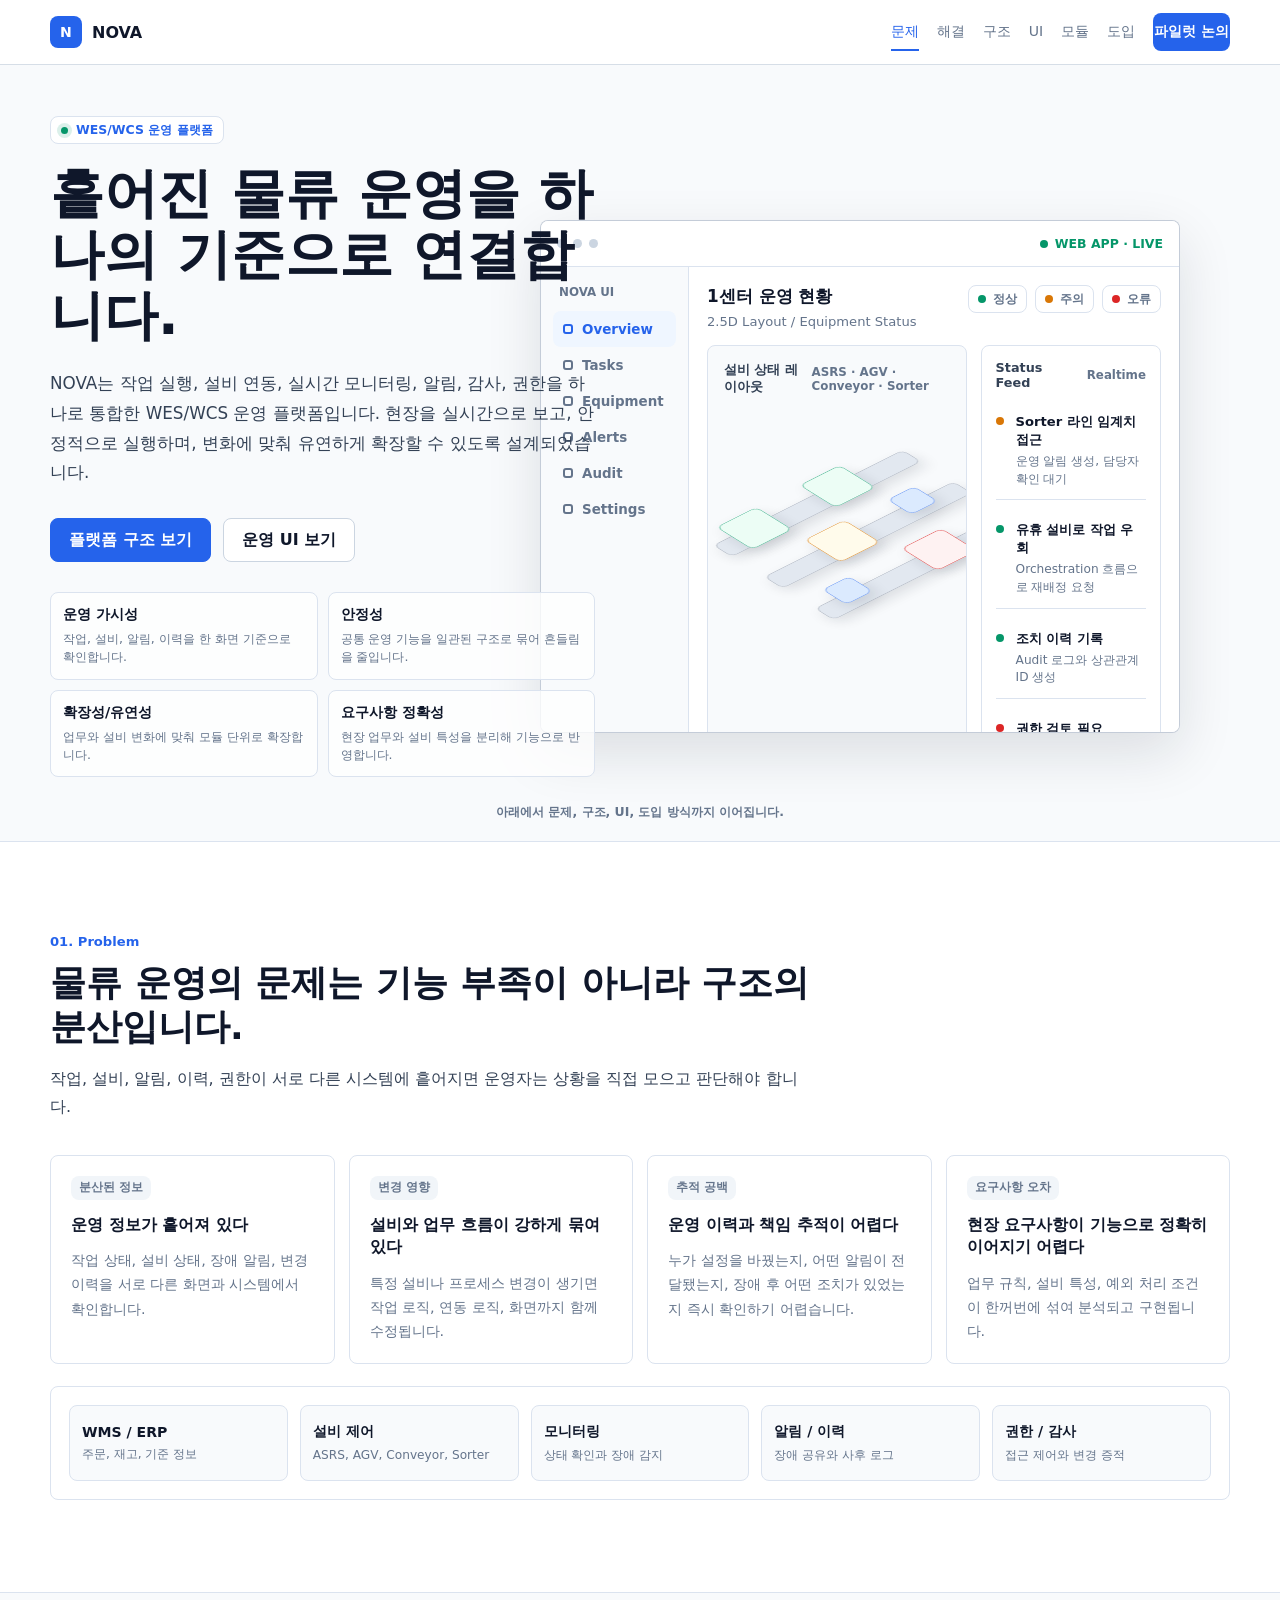
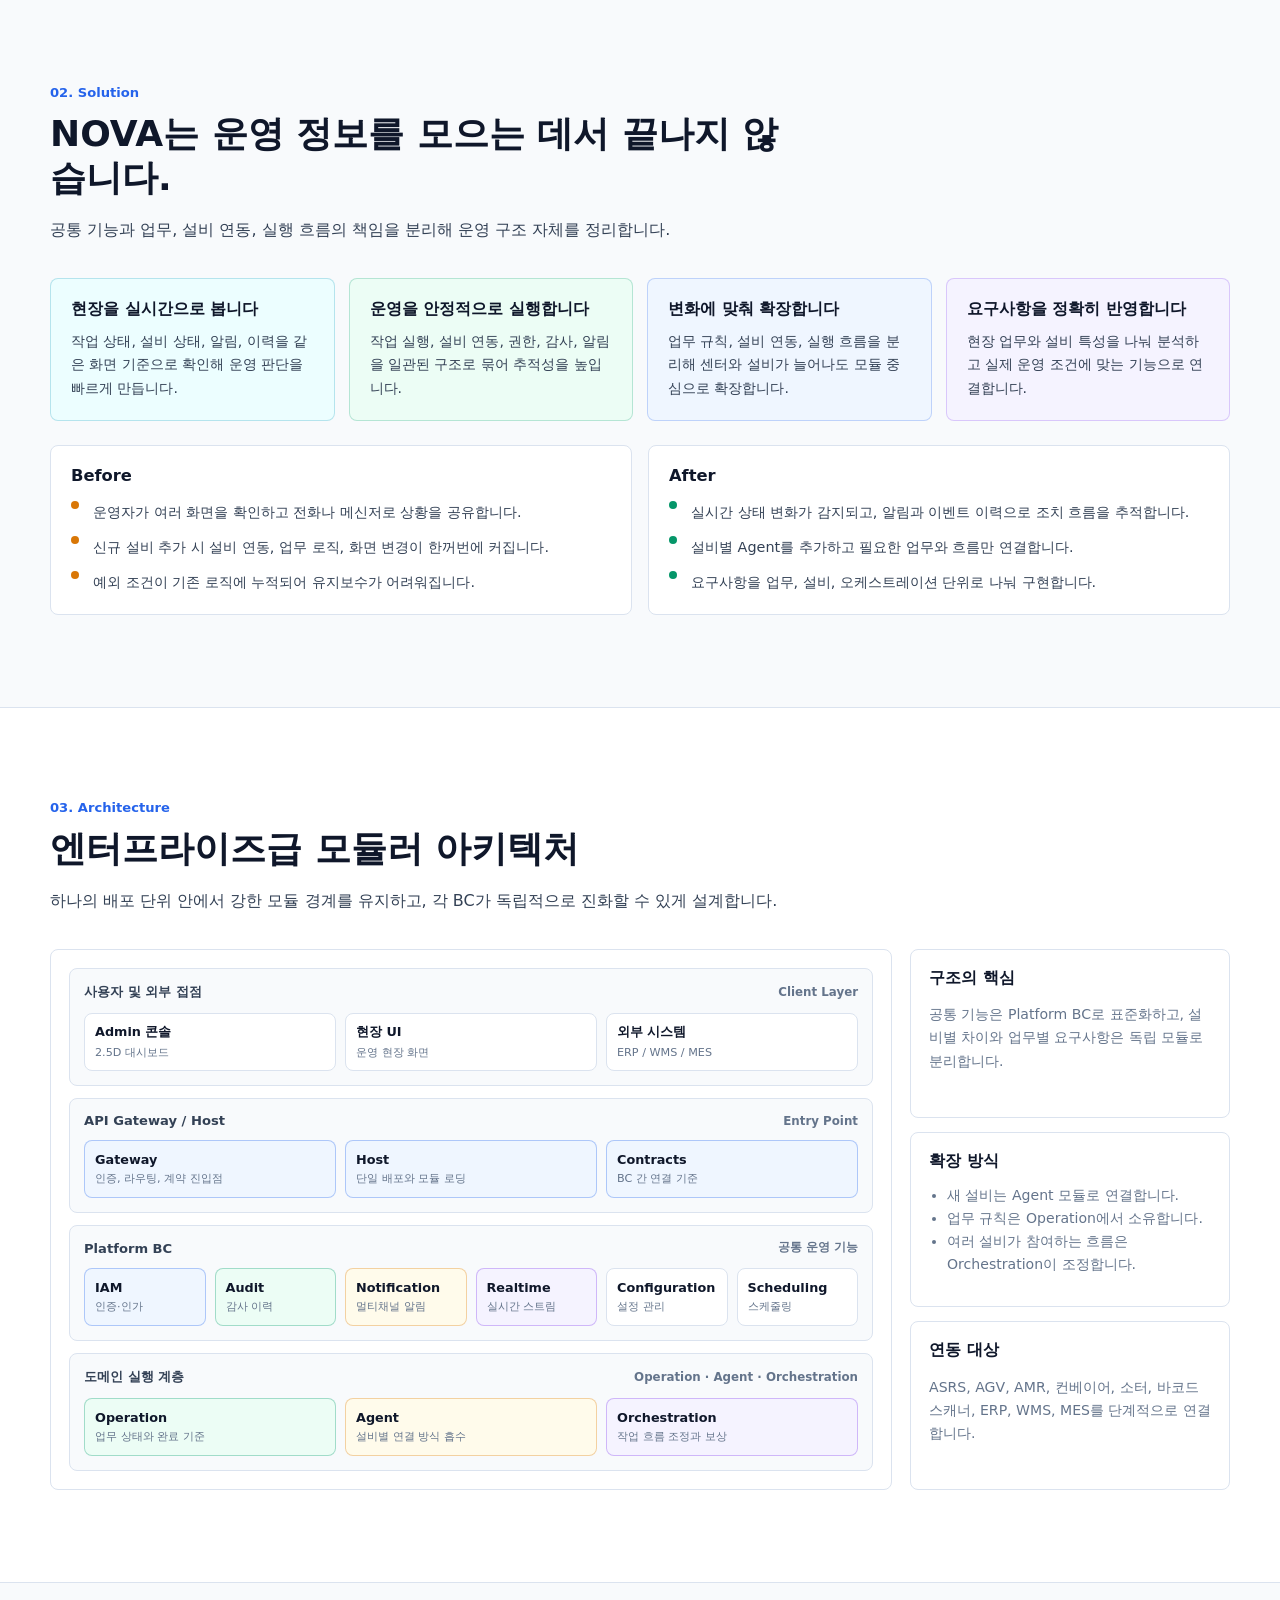
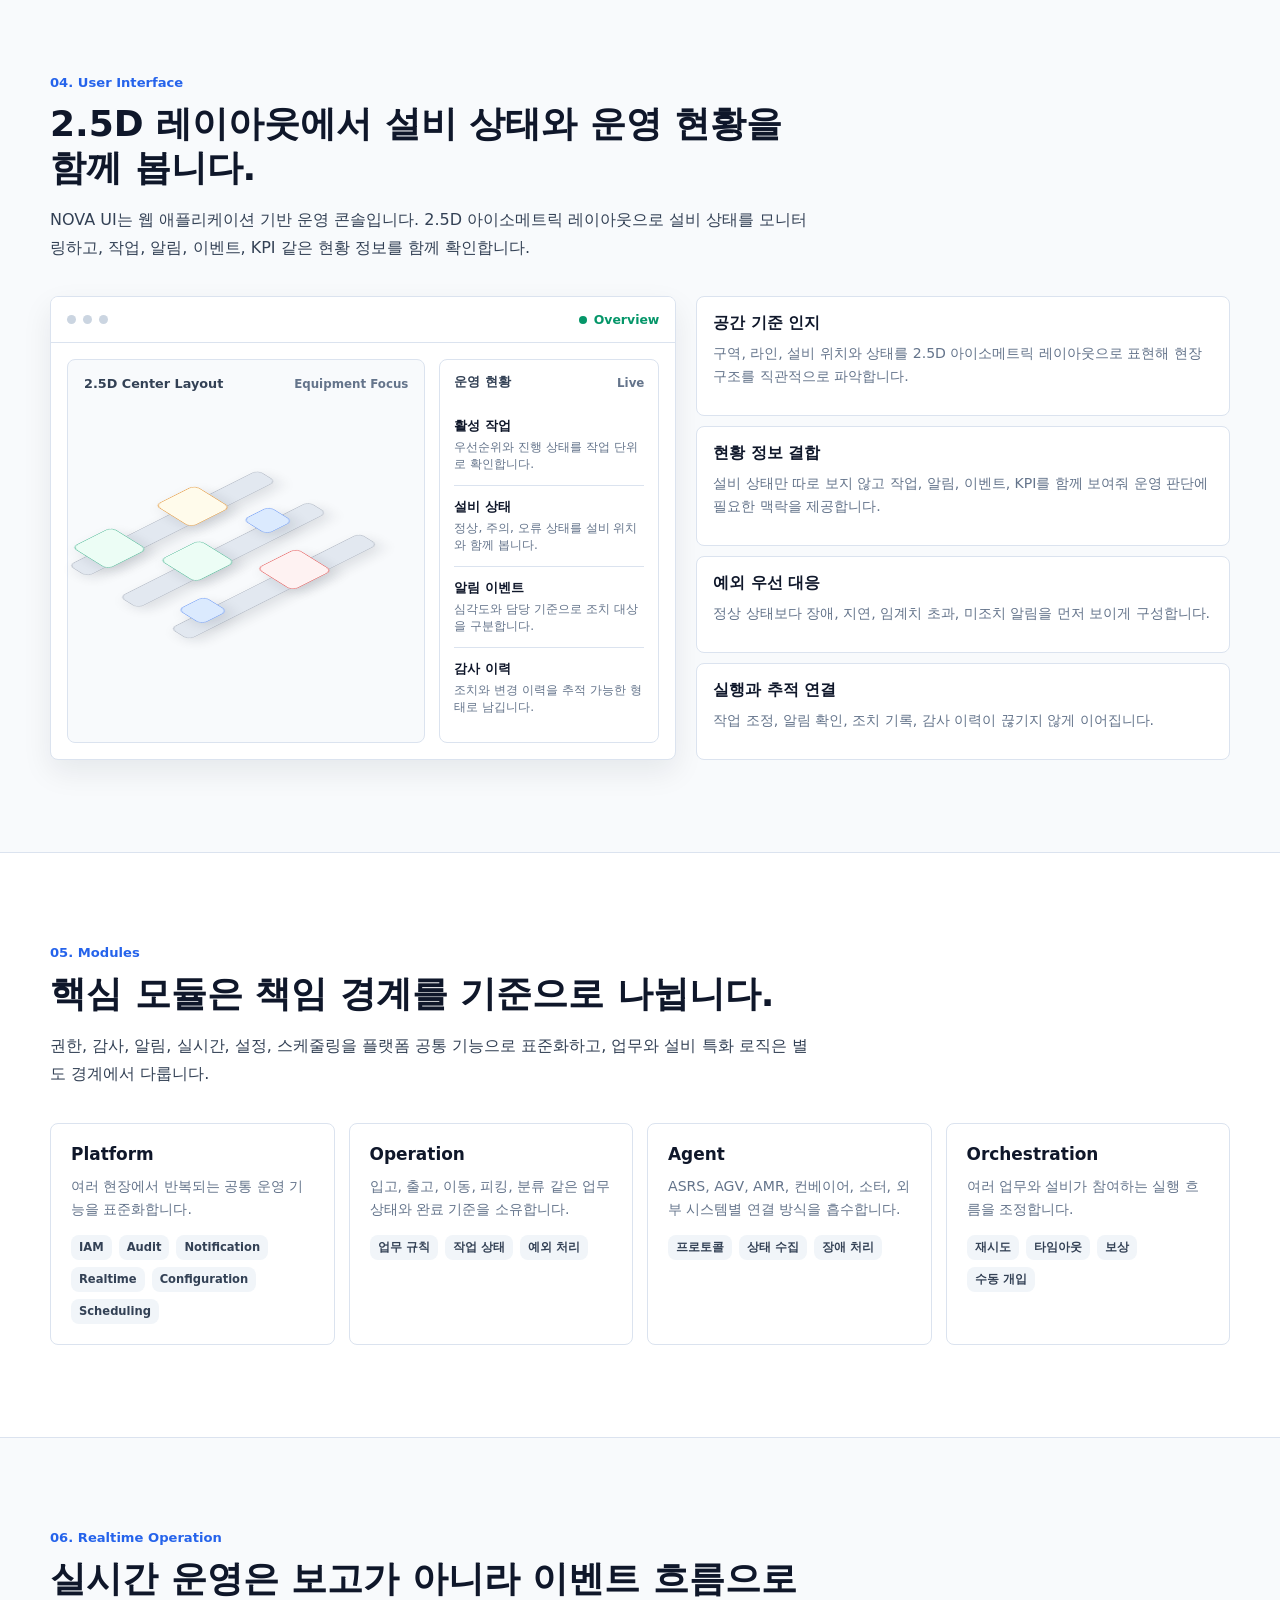
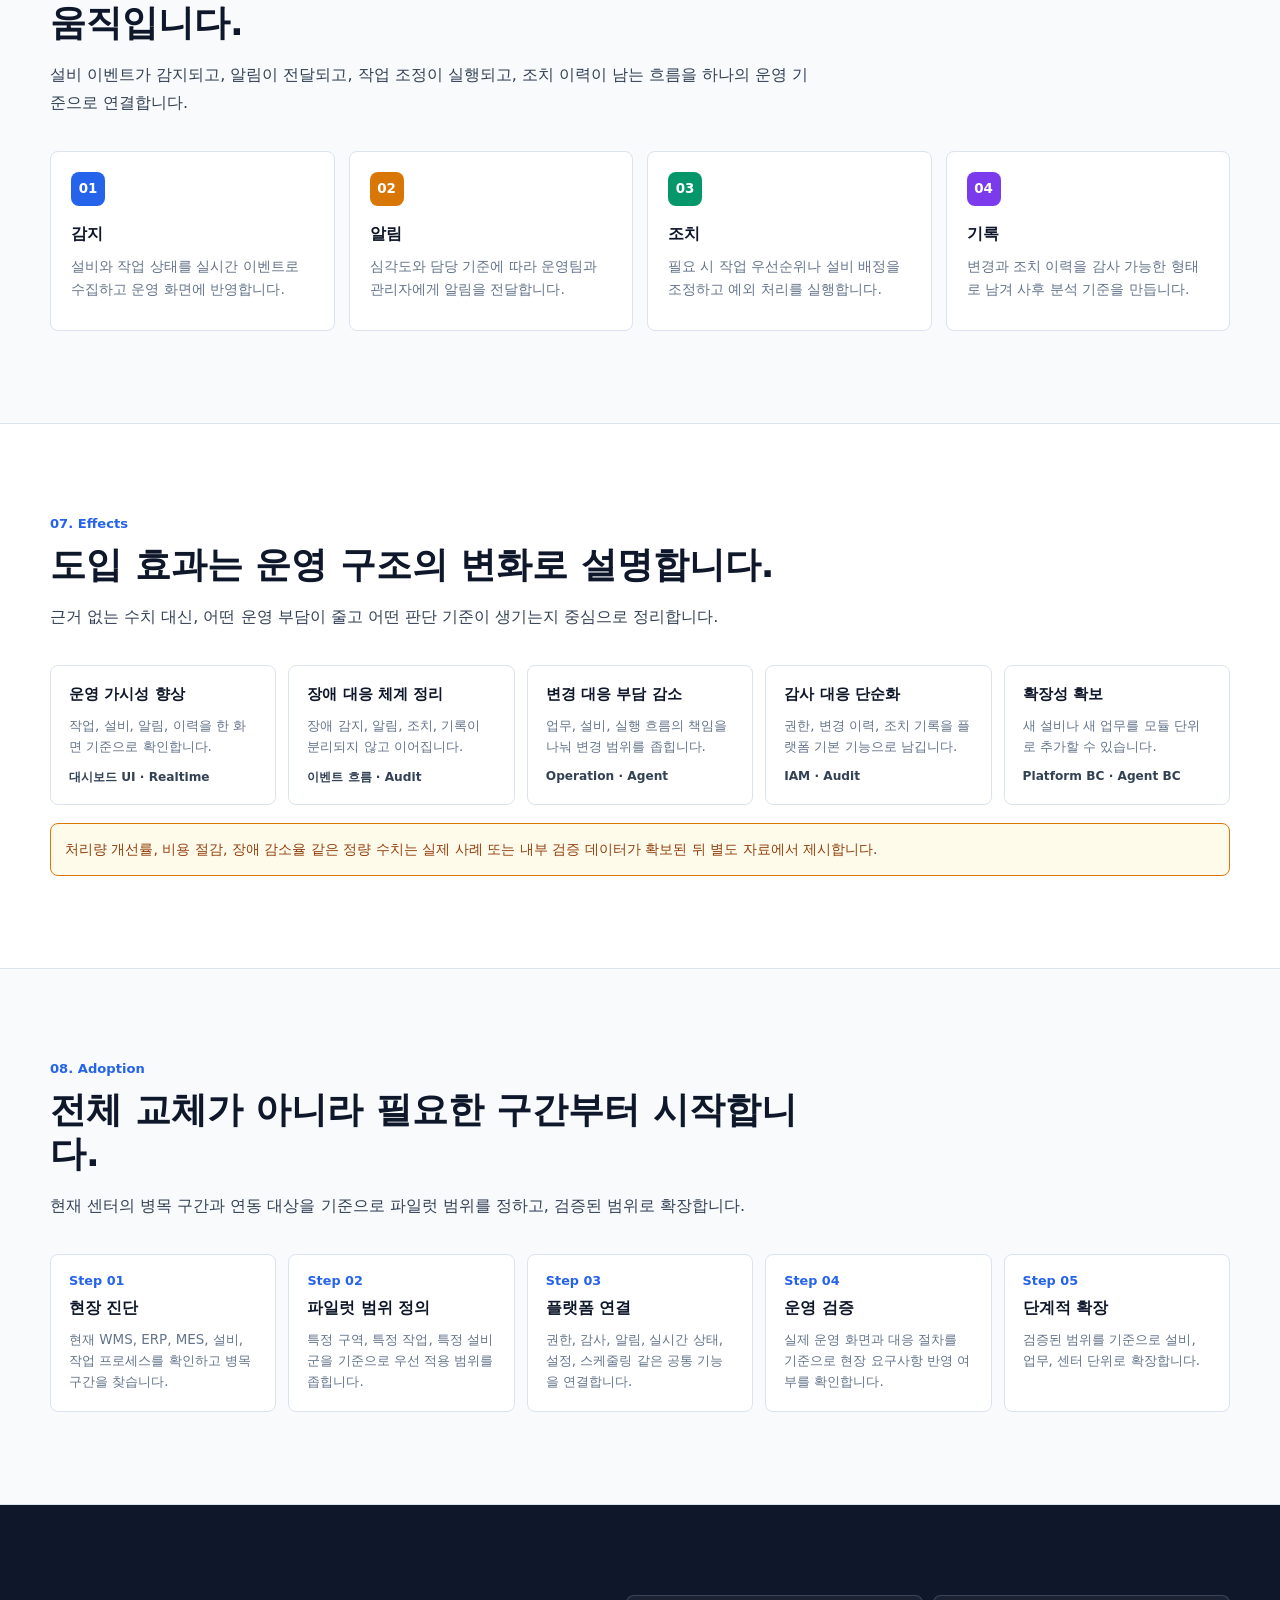
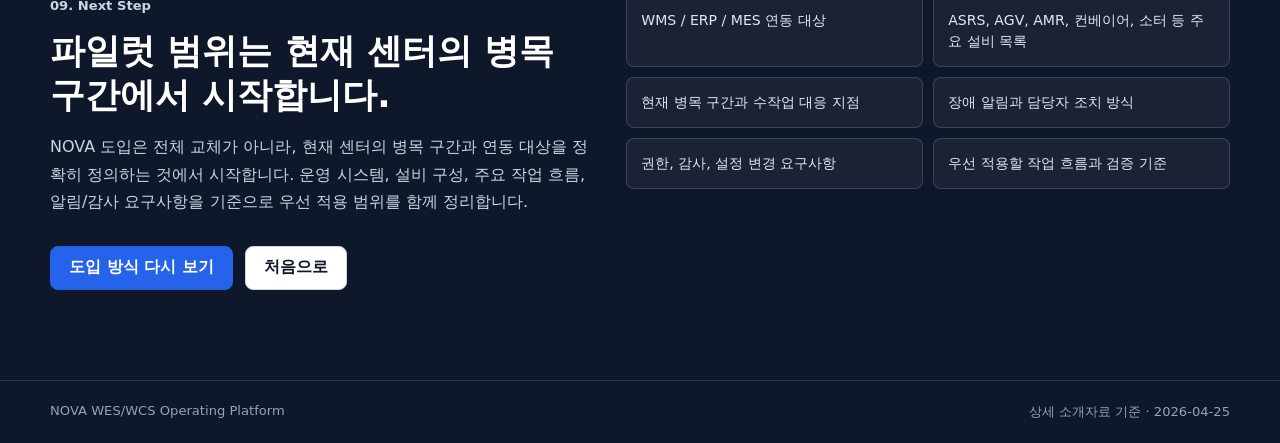
<file: backup/index-legacy-20261028.html>
<!doctype html>
<html lang="ko">
<head>
  <meta charset="utf-8">
  <meta name="viewport" content="width=device-width, initial-scale=1">
  <title>NOVA | WES/WCS 운영 플랫폼</title>
  <meta name="description" content="NOVA는 작업 실행, 설비 연동, 실시간 모니터링, 알림, 감사, 권한을 하나로 통합한 WES/WCS 운영 플랫폼입니다.">
  <style>
    :root {
      --bg: #ffffff;
      --surface: #f8fafc;
      --surface-strong: #f1f5f9;
      --ink: #0f172a;
      --ink-soft: #334155;
      --muted: #64748b;
      --line: #dbe3ef;
      --line-strong: #cbd5e1;
      --blue: #2563eb;
      --blue-soft: #eff6ff;
      --green: #059669;
      --green-soft: #ecfdf5;
      --amber: #d97706;
      --amber-soft: #fffbeb;
      --red: #dc2626;
      --red-soft: #fef2f2;
      --violet: #7c3aed;
      --violet-soft: #f5f3ff;
      --cyan: #0891b2;
      --cyan-soft: #ecfeff;
      --shadow: 0 20px 55px rgba(15, 23, 42, 0.12);
      --shadow-soft: 0 12px 30px rgba(15, 23, 42, 0.08);
      --radius: 8px;
      --max: 1180px;
    }

    * {
      box-sizing: border-box;
    }

    html {
      scroll-behavior: smooth;
    }

    body {
      margin: 0;
      color: var(--ink);
      background: var(--bg);
      font-family: "Inter", "Noto Sans KR", "Apple SD Gothic Neo", "Malgun Gothic", system-ui, sans-serif;
      letter-spacing: 0;
    }

    a {
      color: inherit;
      text-decoration: none;
    }

    button,
    input,
    textarea {
      font: inherit;
      letter-spacing: 0;
    }

    .page {
      overflow: hidden;
      background:
        linear-gradient(90deg, rgba(226, 232, 240, 0.45) 1px, transparent 1px),
        linear-gradient(180deg, rgba(226, 232, 240, 0.35) 1px, transparent 1px);
      background-size: 48px 48px;
    }

    .nav {
      position: fixed;
      z-index: 50;
      top: 0;
      left: 0;
      right: 0;
      border-bottom: 1px solid rgba(203, 213, 225, 0.78);
      background: rgba(255, 255, 255, 0.92);
      backdrop-filter: blur(18px);
    }

    .nav-inner {
      width: min(var(--max), calc(100% - 40px));
      margin: 0 auto;
      min-height: 64px;
      display: flex;
      align-items: center;
      justify-content: space-between;
      gap: 22px;
    }

    .brand {
      display: flex;
      align-items: center;
      gap: 10px;
      font-weight: 800;
      color: var(--ink);
      white-space: nowrap;
    }

    .brand-mark {
      width: 32px;
      height: 32px;
      border-radius: 8px;
      display: grid;
      place-items: center;
      color: #ffffff;
      background: var(--blue);
      font-size: 0.88rem;
      font-weight: 900;
    }

    .nav-links {
      display: flex;
      align-items: center;
      justify-content: flex-end;
      gap: 18px;
      font-size: 0.88rem;
      color: var(--muted);
    }

    .nav-links a {
      padding: 8px 0;
      border-bottom: 2px solid transparent;
    }

    .nav-links a:hover,
    .nav-links a.is-active {
      color: var(--blue);
      border-color: var(--blue);
    }

    .nav-cta {
      display: inline-flex;
      align-items: center;
      justify-content: center;
      min-height: 36px;
      padding: 0 14px;
      border: 1px solid var(--blue);
      border-radius: 8px;
      color: #ffffff;
      background: var(--blue);
      font-weight: 700;
    }

    .hero {
      position: relative;
      min-height: 88vh;
      padding: 116px 0 64px;
      background: #f8fafc;
      border-bottom: 1px solid var(--line);
      display: grid;
      align-items: center;
    }

    .hero-inner {
      position: relative;
      z-index: 2;
      width: min(var(--max), calc(100% - 40px));
      margin: 0 auto;
      display: block;
    }

    .hero-inner > div:first-child {
      position: relative;
      z-index: 3;
      max-width: 545px;
    }

    .eyebrow {
      display: inline-flex;
      align-items: center;
      gap: 8px;
      min-height: 28px;
      padding: 0 10px;
      border: 1px solid var(--line);
      border-radius: 8px;
      color: var(--blue);
      background: #ffffff;
      font-size: 0.78rem;
      font-weight: 800;
    }

    .eyebrow::before {
      content: "";
      width: 7px;
      height: 7px;
      border-radius: 50%;
      background: var(--green);
      box-shadow: 0 0 0 4px rgba(5, 150, 105, 0.14);
    }

    .hero h1 {
      margin: 20px 0 0;
      max-width: 680px;
      font-size: 3.4rem;
      line-height: 1.12;
      letter-spacing: 0;
    }

    .hero-lead {
      margin: 22px 0 0;
      max-width: 650px;
      color: var(--ink-soft);
      font-size: 1.05rem;
      line-height: 1.78;
    }

    .hero-actions {
      margin-top: 30px;
      display: flex;
      align-items: center;
      gap: 12px;
      flex-wrap: wrap;
    }

    .btn {
      min-height: 44px;
      padding: 0 18px;
      border-radius: 8px;
      border: 1px solid var(--line-strong);
      display: inline-flex;
      align-items: center;
      justify-content: center;
      gap: 8px;
      font-weight: 800;
      background: #ffffff;
      color: var(--ink);
    }

    .btn.primary {
      border-color: var(--blue);
      background: var(--blue);
      color: #ffffff;
    }

    .promise-strip {
      margin-top: 30px;
      display: grid;
      grid-template-columns: repeat(2, 1fr);
      gap: 10px;
      max-width: 610px;
    }

    .promise {
      border: 1px solid var(--line);
      border-radius: 8px;
      background: rgba(255, 255, 255, 0.78);
      padding: 12px;
    }

    .promise strong {
      display: block;
      font-size: 0.9rem;
    }

    .promise span {
      display: block;
      margin-top: 6px;
      color: var(--muted);
      font-size: 0.78rem;
      line-height: 1.45;
    }

    .console {
      position: relative;
      border: 1px solid rgba(148, 163, 184, 0.55);
      border-radius: 8px;
      background: #ffffff;
      box-shadow: var(--shadow);
      overflow: hidden;
    }

    .hero .console {
      position: absolute;
      z-index: 1;
      top: 104px;
      right: max(20px, calc((100vw - var(--max)) / 2));
      bottom: 44px;
      width: min(640px, 52vw);
    }

    .console-top {
      min-height: 46px;
      display: flex;
      align-items: center;
      justify-content: space-between;
      padding: 0 16px;
      border-bottom: 1px solid var(--line);
      background: #ffffff;
    }

    .window-dots {
      display: flex;
      gap: 7px;
    }

    .window-dots span {
      width: 9px;
      height: 9px;
      border-radius: 50%;
      background: var(--line-strong);
    }

    .console-live {
      display: inline-flex;
      align-items: center;
      gap: 7px;
      color: var(--green);
      font-size: 0.78rem;
      font-weight: 800;
    }

    .console-live::before {
      content: "";
      width: 8px;
      height: 8px;
      border-radius: 50%;
      background: var(--green);
    }

    .console-body {
      display: grid;
      grid-template-columns: 148px 1fr;
      min-height: 470px;
    }

    .sidebar {
      border-right: 1px solid var(--line);
      background: #f8fafc;
      padding: 18px 12px;
    }

    .sidebar-title {
      color: var(--muted);
      font-size: 0.74rem;
      font-weight: 900;
      margin: 0 6px 12px;
    }

    .side-item {
      display: flex;
      align-items: center;
      gap: 9px;
      min-height: 36px;
      padding: 0 10px;
      border-radius: 8px;
      color: var(--muted);
      font-size: 0.84rem;
      font-weight: 700;
    }

    .side-item.active {
      color: var(--blue);
      background: var(--blue-soft);
    }

    .side-icon {
      width: 10px;
      height: 10px;
      border-radius: 3px;
      border: 2px solid currentColor;
    }

    .console-main {
      padding: 18px;
      background: #ffffff;
    }

    .console-header {
      display: flex;
      align-items: flex-start;
      justify-content: space-between;
      gap: 16px;
      margin-bottom: 16px;
    }

    .console-header h2 {
      margin: 0;
      font-size: 1.05rem;
    }

    .console-header p {
      margin: 6px 0 0;
      color: var(--muted);
      font-size: 0.82rem;
    }

    .status-pills {
      display: flex;
      gap: 8px;
      flex-wrap: wrap;
      justify-content: flex-end;
    }

    .status-pill {
      min-height: 28px;
      padding: 0 9px;
      display: inline-flex;
      align-items: center;
      gap: 7px;
      border-radius: 8px;
      border: 1px solid var(--line);
      color: var(--muted);
      background: #ffffff;
      font-size: 0.75rem;
      font-weight: 800;
    }

    .dot {
      width: 8px;
      height: 8px;
      border-radius: 50%;
      background: var(--green);
    }

    .dot.warn {
      background: var(--amber);
    }

    .dot.danger {
      background: var(--red);
    }

    .ops-grid {
      display: grid;
      grid-template-columns: 1.18fr 0.82fr;
      gap: 14px;
    }

    .warehouse {
      border: 1px solid var(--line);
      border-radius: 8px;
      padding: 16px;
      background: #f8fafc;
      min-height: 310px;
      overflow: hidden;
    }

    .warehouse-title,
    .panel-title {
      display: flex;
      align-items: center;
      justify-content: space-between;
      gap: 12px;
      margin-bottom: 14px;
      color: var(--ink-soft);
      font-size: 0.8rem;
      font-weight: 900;
    }

    .mini-label {
      color: var(--muted);
      font-size: 0.74rem;
      font-weight: 800;
    }

    .iso-board {
      position: relative;
      height: 248px;
      transform: rotateX(56deg) rotateZ(-42deg);
      transform-style: preserve-3d;
      margin: 16px auto 0;
      width: 290px;
    }

    .lane,
    .station,
    .machine {
      position: absolute;
      border-radius: 8px;
      border: 1px solid rgba(15, 23, 42, 0.16);
      box-shadow: 0 9px 18px rgba(15, 23, 42, 0.12);
    }

    .lane {
      background: #e2e8f0;
      height: 28px;
    }

    .lane.one {
      top: 32px;
      left: 18px;
      width: 255px;
    }

    .lane.two {
      top: 108px;
      left: 18px;
      width: 255px;
    }

    .lane.three {
      top: 184px;
      left: 18px;
      width: 255px;
    }

    .station {
      width: 54px;
      height: 54px;
      background: #ffffff;
    }

    .station.ok {
      border-color: rgba(5, 150, 105, 0.48);
      background: var(--green-soft);
    }

    .station.warn {
      border-color: rgba(217, 119, 6, 0.55);
      background: var(--amber-soft);
    }

    .station.danger {
      border-color: rgba(220, 38, 38, 0.55);
      background: var(--red-soft);
    }

    .station.s1 {
      top: 10px;
      left: 42px;
    }

    .station.s2 {
      top: 10px;
      left: 154px;
    }

    .station.s3 {
      top: 86px;
      left: 92px;
    }

    .station.s4 {
      top: 162px;
      left: 154px;
    }

    .machine {
      width: 36px;
      height: 36px;
      background: #dbeafe;
      border-color: rgba(37, 99, 235, 0.42);
    }

    .machine.m1 {
      top: 88px;
      left: 202px;
    }

    .machine.m2 {
      top: 164px;
      left: 46px;
    }

    .status-panel {
      border: 1px solid var(--line);
      border-radius: 8px;
      background: #ffffff;
      overflow: hidden;
    }

    .status-panel .panel-title {
      padding: 14px 14px 0;
      margin-bottom: 0;
    }

    .event-list {
      padding: 12px 14px 14px;
      display: grid;
      gap: 10px;
    }

    .event {
      display: grid;
      grid-template-columns: 10px 1fr;
      gap: 10px;
      align-items: start;
      padding: 11px 0;
      border-bottom: 1px solid var(--line);
    }

    .event:last-child {
      border-bottom: 0;
    }

    .event b {
      display: block;
      font-size: 0.82rem;
    }

    .event span {
      display: block;
      margin-top: 4px;
      color: var(--muted);
      font-size: 0.76rem;
      line-height: 1.45;
    }

    .hero-hint {
      position: absolute;
      left: 50%;
      bottom: 20px;
      transform: translateX(-50%);
      color: var(--muted);
      font-size: 0.78rem;
      font-weight: 800;
    }

    .section {
      padding: 92px 0;
      border-bottom: 1px solid var(--line);
      background: #ffffff;
    }

    .section.alt {
      background: var(--surface);
    }

    .section-inner {
      width: min(var(--max), calc(100% - 40px));
      margin: 0 auto;
    }

    .section-head {
      max-width: 760px;
      margin-bottom: 34px;
    }

    .section-kicker {
      margin: 0 0 12px;
      color: var(--blue);
      font-size: 0.82rem;
      font-weight: 900;
    }

    .section h2 {
      margin: 0;
      font-size: 2.25rem;
      line-height: 1.22;
      letter-spacing: 0;
    }

    .section-lead {
      margin: 16px 0 0;
      color: var(--ink-soft);
      font-size: 1rem;
      line-height: 1.76;
    }

    .problem-grid {
      display: grid;
      grid-template-columns: repeat(4, 1fr);
      gap: 14px;
    }

    .card {
      border: 1px solid var(--line);
      border-radius: 8px;
      background: #ffffff;
      padding: 20px;
      min-height: 100%;
    }

    .card h3 {
      margin: 0;
      font-size: 1rem;
      line-height: 1.4;
    }

    .card p {
      margin: 12px 0 0;
      color: var(--muted);
      font-size: 0.9rem;
      line-height: 1.68;
    }

    .card-tag {
      display: inline-flex;
      align-items: center;
      min-height: 24px;
      padding: 0 8px;
      border-radius: 8px;
      margin-bottom: 14px;
      background: var(--surface-strong);
      color: var(--muted);
      font-size: 0.72rem;
      font-weight: 900;
    }

    .problem-map {
      margin-top: 22px;
      border: 1px solid var(--line);
      border-radius: 8px;
      background: #ffffff;
      padding: 18px;
      display: grid;
      grid-template-columns: repeat(5, 1fr);
      gap: 12px;
      align-items: center;
    }

    .system-node {
      min-height: 76px;
      border-radius: 8px;
      border: 1px solid var(--line);
      background: var(--surface);
      padding: 12px;
      display: grid;
      align-content: center;
      gap: 6px;
    }

    .system-node strong {
      font-size: 0.88rem;
    }

    .system-node span {
      color: var(--muted);
      font-size: 0.76rem;
      line-height: 1.4;
    }

    .solution-grid {
      display: grid;
      grid-template-columns: repeat(4, 1fr);
      gap: 14px;
    }

    .solution-card {
      border-radius: 8px;
      border: 1px solid var(--line);
      padding: 20px;
      background: #ffffff;
    }

    .solution-card:nth-child(1) {
      border-color: rgba(8, 145, 178, 0.24);
      background: var(--cyan-soft);
    }

    .solution-card:nth-child(2) {
      border-color: rgba(5, 150, 105, 0.24);
      background: var(--green-soft);
    }

    .solution-card:nth-child(3) {
      border-color: rgba(37, 99, 235, 0.24);
      background: var(--blue-soft);
    }

    .solution-card:nth-child(4) {
      border-color: rgba(124, 58, 237, 0.24);
      background: var(--violet-soft);
    }

    .solution-card h3 {
      margin: 0;
      font-size: 1rem;
    }

    .solution-card p {
      margin: 10px 0 0;
      color: var(--ink-soft);
      font-size: 0.88rem;
      line-height: 1.65;
    }

    .compare {
      margin-top: 24px;
      display: grid;
      grid-template-columns: 1fr 1fr;
      gap: 16px;
    }

    .compare-col {
      border: 1px solid var(--line);
      border-radius: 8px;
      background: #ffffff;
      padding: 20px;
    }

    .compare-col h3 {
      margin: 0 0 16px;
      font-size: 1.02rem;
    }

    .compare-list {
      display: grid;
      gap: 12px;
    }

    .compare-item {
      display: grid;
      grid-template-columns: 12px 1fr;
      gap: 10px;
      color: var(--ink-soft);
      font-size: 0.9rem;
      line-height: 1.6;
    }

    .arch-wrap {
      display: grid;
      grid-template-columns: 1fr 320px;
      gap: 18px;
      align-items: stretch;
    }

    .architecture {
      border: 1px solid var(--line);
      border-radius: 8px;
      padding: 18px;
      background: #ffffff;
    }

    .arch-layer {
      border: 1px solid var(--line);
      border-radius: 8px;
      padding: 14px;
      margin-bottom: 12px;
      background: var(--surface);
    }

    .arch-layer:last-child {
      margin-bottom: 0;
    }

    .arch-layer-title {
      display: flex;
      align-items: center;
      justify-content: space-between;
      gap: 10px;
      margin-bottom: 12px;
      font-size: 0.82rem;
      font-weight: 900;
      color: var(--ink-soft);
    }

    .arch-items {
      display: grid;
      grid-template-columns: repeat(3, 1fr);
      gap: 9px;
    }

    .arch-items.six {
      grid-template-columns: repeat(6, 1fr);
    }

    .arch-box {
      min-height: 58px;
      border: 1px solid var(--line);
      border-radius: 8px;
      background: #ffffff;
      padding: 10px;
      display: grid;
      align-content: center;
      gap: 4px;
    }

    .arch-box strong {
      font-size: 0.8rem;
    }

    .arch-box span {
      color: var(--muted);
      font-size: 0.7rem;
      line-height: 1.35;
    }

    .arch-box.blue {
      border-color: rgba(37, 99, 235, 0.32);
      background: var(--blue-soft);
    }

    .arch-box.green {
      border-color: rgba(5, 150, 105, 0.32);
      background: var(--green-soft);
    }

    .arch-box.amber {
      border-color: rgba(217, 119, 6, 0.32);
      background: var(--amber-soft);
    }

    .arch-box.violet {
      border-color: rgba(124, 58, 237, 0.32);
      background: var(--violet-soft);
    }

    .arch-side {
      display: grid;
      gap: 14px;
    }

    .note-box {
      border: 1px solid var(--line);
      border-radius: 8px;
      background: #ffffff;
      padding: 18px;
    }

    .note-box h3 {
      margin: 0;
      font-size: 1rem;
    }

    .note-box p,
    .note-box li {
      color: var(--muted);
      font-size: 0.88rem;
      line-height: 1.65;
    }

    .note-box ul {
      margin: 12px 0 0;
      padding-left: 18px;
    }

    .ui-section-grid {
      display: grid;
      grid-template-columns: 1.08fr 0.92fr;
      gap: 20px;
      align-items: stretch;
    }

    .ui-mock {
      border: 1px solid var(--line);
      border-radius: 8px;
      background: #ffffff;
      box-shadow: var(--shadow-soft);
      overflow: hidden;
    }

    .ui-mock-body {
      padding: 16px;
    }

    .ui-mock-grid {
      display: grid;
      grid-template-columns: 1fr 220px;
      gap: 14px;
    }

    .ui-map {
      min-height: 360px;
      border-radius: 8px;
      border: 1px solid var(--line);
      background: var(--surface);
      padding: 16px;
    }

    .ui-map-board {
      position: relative;
      height: 280px;
      margin: 26px auto 0;
      width: 320px;
      transform: rotateX(56deg) rotateZ(-42deg);
      transform-style: preserve-3d;
    }

    .ui-feed {
      border-radius: 8px;
      border: 1px solid var(--line);
      background: #ffffff;
      padding: 14px;
    }

    .feed-row {
      padding: 12px 0;
      border-bottom: 1px solid var(--line);
    }

    .feed-row:last-child {
      border-bottom: 0;
    }

    .feed-row strong {
      display: block;
      font-size: 0.82rem;
    }

    .feed-row span {
      display: block;
      margin-top: 4px;
      color: var(--muted);
      font-size: 0.76rem;
      line-height: 1.4;
    }

    .principles {
      display: grid;
      gap: 10px;
    }

    .principle {
      border: 1px solid var(--line);
      border-radius: 8px;
      background: #ffffff;
      padding: 16px;
    }

    .principle h3 {
      margin: 0;
      font-size: 0.98rem;
    }

    .principle p {
      margin: 8px 0 0;
      color: var(--muted);
      font-size: 0.88rem;
      line-height: 1.62;
    }

    .module-grid {
      display: grid;
      grid-template-columns: repeat(4, 1fr);
      gap: 14px;
    }

    .module-card {
      border: 1px solid var(--line);
      border-radius: 8px;
      background: #ffffff;
      padding: 20px;
    }

    .module-card h3 {
      margin: 0;
      font-size: 1.06rem;
    }

    .module-card p {
      margin: 11px 0 0;
      color: var(--muted);
      font-size: 0.88rem;
      line-height: 1.64;
    }

    .chip-list {
      display: flex;
      gap: 7px;
      flex-wrap: wrap;
      margin-top: 14px;
    }

    .chip {
      min-height: 25px;
      display: inline-flex;
      align-items: center;
      padding: 0 8px;
      border-radius: 8px;
      background: var(--surface-strong);
      color: var(--ink-soft);
      font-size: 0.72rem;
      font-weight: 800;
    }

    .flow {
      display: grid;
      grid-template-columns: repeat(4, 1fr);
      gap: 14px;
    }

    .flow-step {
      position: relative;
      border: 1px solid var(--line);
      border-radius: 8px;
      background: #ffffff;
      padding: 20px;
      min-height: 180px;
    }

    .step-num {
      width: 34px;
      height: 34px;
      border-radius: 8px;
      display: grid;
      place-items: center;
      margin-bottom: 18px;
      color: #ffffff;
      background: var(--blue);
      font-size: 0.84rem;
      font-weight: 900;
    }

    .flow-step:nth-child(2) .step-num {
      background: var(--amber);
    }

    .flow-step:nth-child(3) .step-num {
      background: var(--green);
    }

    .flow-step:nth-child(4) .step-num {
      background: var(--violet);
    }

    .flow-step h3 {
      margin: 0;
      font-size: 1rem;
    }

    .flow-step p {
      margin: 10px 0 0;
      color: var(--muted);
      font-size: 0.88rem;
      line-height: 1.62;
    }

    .effect-grid {
      display: grid;
      grid-template-columns: repeat(5, 1fr);
      gap: 12px;
    }

    .effect-card {
      border: 1px solid var(--line);
      border-radius: 8px;
      background: #ffffff;
      padding: 18px;
    }

    .effect-card h3 {
      margin: 0;
      font-size: 0.96rem;
    }

    .effect-card p {
      margin: 10px 0 0;
      color: var(--muted);
      font-size: 0.84rem;
      line-height: 1.58;
    }

    .proof {
      margin-top: 12px;
      color: var(--ink-soft);
      font-size: 0.76rem;
      font-weight: 800;
    }

    .no-metric-note {
      margin-top: 18px;
      border: 1px solid var(--amber);
      border-radius: 8px;
      background: var(--amber-soft);
      padding: 14px;
      color: #92400e;
      font-size: 0.88rem;
      line-height: 1.6;
    }

    .timeline {
      display: grid;
      grid-template-columns: repeat(5, 1fr);
      gap: 12px;
    }

    .timeline-step {
      border: 1px solid var(--line);
      border-radius: 8px;
      background: #ffffff;
      padding: 18px;
    }

    .timeline-step b {
      display: block;
      color: var(--blue);
      font-size: 0.8rem;
      margin-bottom: 10px;
    }

    .timeline-step h3 {
      margin: 0;
      font-size: 0.98rem;
    }

    .timeline-step p {
      margin: 10px 0 0;
      color: var(--muted);
      font-size: 0.84rem;
      line-height: 1.58;
    }

    .cta-section {
      padding: 90px 0;
      background: #0f172a;
      color: #ffffff;
    }

    .cta-inner {
      width: min(var(--max), calc(100% - 40px));
      margin: 0 auto;
      display: grid;
      grid-template-columns: 0.95fr 1.05fr;
      gap: 30px;
      align-items: start;
    }

    .cta-section h2 {
      margin: 0;
      font-size: 2.2rem;
      line-height: 1.25;
    }

    .cta-section p {
      color: #cbd5e1;
      line-height: 1.72;
    }

    .cta-list {
      display: grid;
      grid-template-columns: repeat(2, 1fr);
      gap: 10px;
    }

    .cta-item {
      border: 1px solid rgba(148, 163, 184, 0.28);
      border-radius: 8px;
      padding: 14px;
      background: rgba(255, 255, 255, 0.05);
      color: #e2e8f0;
      font-size: 0.88rem;
      line-height: 1.5;
    }

    .footer {
      border-top: 1px solid rgba(148, 163, 184, 0.22);
      background: #0f172a;
      color: #94a3b8;
      padding: 22px 0;
      font-size: 0.82rem;
    }

    .footer-inner {
      width: min(var(--max), calc(100% - 40px));
      margin: 0 auto;
      display: flex;
      justify-content: space-between;
      gap: 16px;
      flex-wrap: wrap;
    }

    @media (max-width: 1120px) {
      .arch-wrap,
      .ui-section-grid,
      .cta-inner {
        grid-template-columns: 1fr;
      }

      .hero {
        min-height: auto;
      }

      .hero .console {
        position: relative;
        top: auto;
        right: auto;
        bottom: auto;
        width: 100%;
        margin-top: 34px;
      }

      .hero-inner > div:first-child {
        max-width: 760px;
      }

      .promise-strip,
      .problem-grid,
      .solution-grid,
      .module-grid,
      .flow {
        grid-template-columns: repeat(2, 1fr);
      }

      .effect-grid,
      .timeline {
        grid-template-columns: repeat(3, 1fr);
      }

      .arch-items.six {
        grid-template-columns: repeat(3, 1fr);
      }
    }

    @media (max-width: 820px) {
      .nav-inner {
        width: min(100% - 28px, var(--max));
      }

      .nav-links {
        display: none;
      }

      .hero {
        min-height: auto;
        padding-top: 96px;
      }

      .hero-inner,
      .section-inner,
      .cta-inner,
      .footer-inner {
        width: min(100% - 28px, var(--max));
      }

      .hero h1 {
        font-size: 2.35rem;
      }

      .section h2,
      .cta-section h2 {
        font-size: 1.8rem;
      }

      .promise-strip,
      .problem-grid,
      .solution-grid,
      .compare,
      .module-grid,
      .flow,
      .effect-grid,
      .timeline,
      .cta-list,
      .problem-map,
      .ops-grid,
      .ui-mock-grid {
        grid-template-columns: 1fr;
      }

      .console-body {
        grid-template-columns: 1fr;
      }

      .sidebar {
        display: none;
      }

      .console-header,
      .console-top {
        align-items: flex-start;
        flex-direction: column;
      }

      .status-pills {
        justify-content: flex-start;
      }

      .iso-board,
      .ui-map-board {
        transform: none;
        width: 100%;
        max-width: 320px;
      }

      .arch-items,
      .arch-items.six {
        grid-template-columns: 1fr;
      }

      .hero-hint {
        display: none;
      }
    }

    @media (prefers-reduced-motion: no-preference) {
      .station.warn,
      .dot.warn {
        animation: pulseWarn 1.6s ease-in-out infinite;
      }

      @keyframes pulseWarn {
        0%, 100% {
          box-shadow: 0 0 0 0 rgba(217, 119, 6, 0.28);
        }
        50% {
          box-shadow: 0 0 0 7px rgba(217, 119, 6, 0);
        }
      }
    }
  </style>
</head>
<body>
  <div class="page">
    <header class="nav" aria-label="주요 내비게이션">
      <div class="nav-inner">
        <a href="#top" class="brand" aria-label="NOVA 홈">
          <span class="brand-mark">N</span>
          <span>NOVA</span>
        </a>
        <nav class="nav-links" aria-label="섹션 이동">
          <a href="#problem">문제</a>
          <a href="#solution">해결</a>
          <a href="#architecture">구조</a>
          <a href="#ui">UI</a>
          <a href="#modules">모듈</a>
          <a href="#adoption">도입</a>
          <a class="nav-cta" href="#next">파일럿 논의</a>
        </nav>
      </div>
    </header>

    <main id="top">
      <section class="hero" aria-labelledby="hero-title">
        <div class="hero-inner">
          <div>
            <span class="eyebrow">WES/WCS 운영 플랫폼</span>
            <h1 id="hero-title">흩어진 물류 운영을 하나의 기준으로 연결합니다.</h1>
            <p class="hero-lead">
              NOVA는 작업 실행, 설비 연동, 실시간 모니터링, 알림, 감사, 권한을 하나로 통합한 WES/WCS 운영 플랫폼입니다.
              현장을 실시간으로 보고, 안정적으로 실행하며, 변화에 맞춰 유연하게 확장할 수 있도록 설계되었습니다.
            </p>
            <div class="hero-actions">
              <a class="btn primary" href="#architecture">플랫폼 구조 보기</a>
              <a class="btn" href="#ui">운영 UI 보기</a>
            </div>
            <div class="promise-strip" aria-label="NOVA 핵심 약속">
              <div class="promise">
                <strong>운영 가시성</strong>
                <span>작업, 설비, 알림, 이력을 한 화면 기준으로 확인합니다.</span>
              </div>
              <div class="promise">
                <strong>안정성</strong>
                <span>공통 운영 기능을 일관된 구조로 묶어 흔들림을 줄입니다.</span>
              </div>
              <div class="promise">
                <strong>확장성/유연성</strong>
                <span>업무와 설비 변화에 맞춰 모듈 단위로 확장합니다.</span>
              </div>
              <div class="promise">
                <strong>요구사항 정확성</strong>
                <span>현장 업무와 설비 특성을 분리해 기능으로 반영합니다.</span>
              </div>
            </div>
          </div>

          <div class="console" aria-label="NOVA 운영 콘솔 예시">
            <div class="console-top">
              <div class="window-dots" aria-hidden="true">
                <span></span><span></span><span></span>
              </div>
              <div class="console-live">WEB APP · LIVE</div>
            </div>
            <div class="console-body">
              <aside class="sidebar" aria-label="NOVA 콘솔 메뉴">
                <div class="sidebar-title">NOVA UI</div>
                <div class="side-item active"><span class="side-icon"></span>Overview</div>
                <div class="side-item"><span class="side-icon"></span>Tasks</div>
                <div class="side-item"><span class="side-icon"></span>Equipment</div>
                <div class="side-item"><span class="side-icon"></span>Alerts</div>
                <div class="side-item"><span class="side-icon"></span>Audit</div>
                <div class="side-item"><span class="side-icon"></span>Settings</div>
              </aside>
              <div class="console-main">
                <div class="console-header">
                  <div>
                    <h2>1센터 운영 현황</h2>
                    <p>2.5D Layout / Equipment Status</p>
                  </div>
                  <div class="status-pills">
                    <span class="status-pill"><span class="dot"></span>정상</span>
                    <span class="status-pill"><span class="dot warn"></span>주의</span>
                    <span class="status-pill"><span class="dot danger"></span>오류</span>
                  </div>
                </div>

                <div class="ops-grid">
                  <div class="warehouse">
                    <div class="warehouse-title">
                      <span>설비 상태 레이아웃</span>
                      <span class="mini-label">ASRS · AGV · Conveyor · Sorter</span>
                    </div>
                    <div class="iso-board" aria-hidden="true">
                      <div class="lane one"></div>
                      <div class="lane two"></div>
                      <div class="lane three"></div>
                      <div class="station ok s1"></div>
                      <div class="station ok s2"></div>
                      <div class="station warn s3"></div>
                      <div class="station danger s4"></div>
                      <div class="machine m1"></div>
                      <div class="machine m2"></div>
                    </div>
                  </div>

                  <div class="status-panel">
                    <div class="panel-title">
                      <span>Status Feed</span>
                      <span class="mini-label">Realtime</span>
                    </div>
                    <div class="event-list">
                      <div class="event">
                        <span class="dot warn"></span>
                        <div>
                          <b>Sorter 라인 임계치 접근</b>
                          <span>운영 알림 생성, 담당자 확인 대기</span>
                        </div>
                      </div>
                      <div class="event">
                        <span class="dot"></span>
                        <div>
                          <b>유휴 설비로 작업 우회</b>
                          <span>Orchestration 흐름으로 재배정 요청</span>
                        </div>
                      </div>
                      <div class="event">
                        <span class="dot"></span>
                        <div>
                          <b>조치 이력 기록</b>
                          <span>Audit 로그와 상관관계 ID 생성</span>
                        </div>
                      </div>
                      <div class="event">
                        <span class="dot danger"></span>
                        <div>
                          <b>권한 검토 필요</b>
                          <span>설정 변경 요청에 승인 정책 적용</span>
                        </div>
                      </div>
                    </div>
                  </div>
                </div>
              </div>
            </div>
          </div>
        </div>
        <div class="hero-hint">아래에서 문제, 구조, UI, 도입 방식까지 이어집니다.</div>
      </section>

      <section id="problem" class="section" aria-labelledby="problem-title">
        <div class="section-inner">
          <div class="section-head">
            <p class="section-kicker">01. Problem</p>
            <h2 id="problem-title">물류 운영의 문제는 기능 부족이 아니라 구조의 분산입니다.</h2>
            <p class="section-lead">
              작업, 설비, 알림, 이력, 권한이 서로 다른 시스템에 흩어지면 운영자는 상황을 직접 모으고 판단해야 합니다.
            </p>
          </div>
          <div class="problem-grid">
            <article class="card">
              <span class="card-tag">분산된 정보</span>
              <h3>운영 정보가 흩어져 있다</h3>
              <p>작업 상태, 설비 상태, 장애 알림, 변경 이력을 서로 다른 화면과 시스템에서 확인합니다.</p>
            </article>
            <article class="card">
              <span class="card-tag">변경 영향</span>
              <h3>설비와 업무 흐름이 강하게 묶여 있다</h3>
              <p>특정 설비나 프로세스 변경이 생기면 작업 로직, 연동 로직, 화면까지 함께 수정됩니다.</p>
            </article>
            <article class="card">
              <span class="card-tag">추적 공백</span>
              <h3>운영 이력과 책임 추적이 어렵다</h3>
              <p>누가 설정을 바꿨는지, 어떤 알림이 전달됐는지, 장애 후 어떤 조치가 있었는지 즉시 확인하기 어렵습니다.</p>
            </article>
            <article class="card">
              <span class="card-tag">요구사항 오차</span>
              <h3>현장 요구사항이 기능으로 정확히 이어지기 어렵다</h3>
              <p>업무 규칙, 설비 특성, 예외 처리 조건이 한꺼번에 섞여 분석되고 구현됩니다.</p>
            </article>
          </div>

          <div class="problem-map" aria-label="분산된 운영 시스템 예시">
            <div class="system-node">
              <strong>WMS / ERP</strong>
              <span>주문, 재고, 기준 정보</span>
            </div>
            <div class="system-node">
              <strong>설비 제어</strong>
              <span>ASRS, AGV, Conveyor, Sorter</span>
            </div>
            <div class="system-node">
              <strong>모니터링</strong>
              <span>상태 확인과 장애 감지</span>
            </div>
            <div class="system-node">
              <strong>알림 / 이력</strong>
              <span>장애 공유와 사후 로그</span>
            </div>
            <div class="system-node">
              <strong>권한 / 감사</strong>
              <span>접근 제어와 변경 증적</span>
            </div>
          </div>
        </div>
      </section>

      <section id="solution" class="section alt" aria-labelledby="solution-title">
        <div class="section-inner">
          <div class="section-head">
            <p class="section-kicker">02. Solution</p>
            <h2 id="solution-title">NOVA는 운영 정보를 모으는 데서 끝나지 않습니다.</h2>
            <p class="section-lead">
              공통 기능과 업무, 설비 연동, 실행 흐름의 책임을 분리해 운영 구조 자체를 정리합니다.
            </p>
          </div>

          <div class="solution-grid">
            <article class="solution-card">
              <h3>현장을 실시간으로 봅니다</h3>
              <p>작업 상태, 설비 상태, 알림, 이력을 같은 화면 기준으로 확인해 운영 판단을 빠르게 만듭니다.</p>
            </article>
            <article class="solution-card">
              <h3>운영을 안정적으로 실행합니다</h3>
              <p>작업 실행, 설비 연동, 권한, 감사, 알림을 일관된 구조로 묶어 추적성을 높입니다.</p>
            </article>
            <article class="solution-card">
              <h3>변화에 맞춰 확장합니다</h3>
              <p>업무 규칙, 설비 연동, 실행 흐름을 분리해 센터와 설비가 늘어나도 모듈 중심으로 확장합니다.</p>
            </article>
            <article class="solution-card">
              <h3>요구사항을 정확히 반영합니다</h3>
              <p>현장 업무와 설비 특성을 나눠 분석하고 실제 운영 조건에 맞는 기능으로 연결합니다.</p>
            </article>
          </div>

          <div class="compare">
            <div class="compare-col">
              <h3>Before</h3>
              <div class="compare-list">
                <div class="compare-item"><span class="dot warn"></span><span>운영자가 여러 화면을 확인하고 전화나 메신저로 상황을 공유합니다.</span></div>
                <div class="compare-item"><span class="dot warn"></span><span>신규 설비 추가 시 설비 연동, 업무 로직, 화면 변경이 한꺼번에 커집니다.</span></div>
                <div class="compare-item"><span class="dot warn"></span><span>예외 조건이 기존 로직에 누적되어 유지보수가 어려워집니다.</span></div>
              </div>
            </div>
            <div class="compare-col">
              <h3>After</h3>
              <div class="compare-list">
                <div class="compare-item"><span class="dot"></span><span>실시간 상태 변화가 감지되고, 알림과 이벤트 이력으로 조치 흐름을 추적합니다.</span></div>
                <div class="compare-item"><span class="dot"></span><span>설비별 Agent를 추가하고 필요한 업무와 흐름만 연결합니다.</span></div>
                <div class="compare-item"><span class="dot"></span><span>요구사항을 업무, 설비, 오케스트레이션 단위로 나눠 구현합니다.</span></div>
              </div>
            </div>
          </div>
        </div>
      </section>

      <section id="architecture" class="section" aria-labelledby="architecture-title">
        <div class="section-inner">
          <div class="section-head">
            <p class="section-kicker">03. Architecture</p>
            <h2 id="architecture-title">엔터프라이즈급 모듈러 아키텍처</h2>
            <p class="section-lead">
              하나의 배포 단위 안에서 강한 모듈 경계를 유지하고, 각 BC가 독립적으로 진화할 수 있게 설계합니다.
            </p>
          </div>

          <div class="arch-wrap">
            <div class="architecture" aria-label="NOVA 플랫폼 아키텍처">
              <div class="arch-layer">
                <div class="arch-layer-title">
                  <span>사용자 및 외부 접점</span>
                  <span class="mini-label">Client Layer</span>
                </div>
                <div class="arch-items">
                  <div class="arch-box"><strong>Admin 콘솔</strong><span>2.5D 대시보드</span></div>
                  <div class="arch-box"><strong>현장 UI</strong><span>운영 현장 화면</span></div>
                  <div class="arch-box"><strong>외부 시스템</strong><span>ERP / WMS / MES</span></div>
                </div>
              </div>

              <div class="arch-layer">
                <div class="arch-layer-title">
                  <span>API Gateway / Host</span>
                  <span class="mini-label">Entry Point</span>
                </div>
                <div class="arch-items">
                  <div class="arch-box blue"><strong>Gateway</strong><span>인증, 라우팅, 계약 진입점</span></div>
                  <div class="arch-box blue"><strong>Host</strong><span>단일 배포와 모듈 로딩</span></div>
                  <div class="arch-box blue"><strong>Contracts</strong><span>BC 간 연결 기준</span></div>
                </div>
              </div>

              <div class="arch-layer">
                <div class="arch-layer-title">
                  <span>Platform BC</span>
                  <span class="mini-label">공통 운영 기능</span>
                </div>
                <div class="arch-items six">
                  <div class="arch-box blue"><strong>IAM</strong><span>인증·인가</span></div>
                  <div class="arch-box green"><strong>Audit</strong><span>감사 이력</span></div>
                  <div class="arch-box amber"><strong>Notification</strong><span>멀티채널 알림</span></div>
                  <div class="arch-box violet"><strong>Realtime</strong><span>실시간 스트림</span></div>
                  <div class="arch-box"><strong>Configuration</strong><span>설정 관리</span></div>
                  <div class="arch-box"><strong>Scheduling</strong><span>스케줄링</span></div>
                </div>
              </div>

              <div class="arch-layer">
                <div class="arch-layer-title">
                  <span>도메인 실행 계층</span>
                  <span class="mini-label">Operation · Agent · Orchestration</span>
                </div>
                <div class="arch-items">
                  <div class="arch-box green"><strong>Operation</strong><span>업무 상태와 완료 기준</span></div>
                  <div class="arch-box amber"><strong>Agent</strong><span>설비별 연결 방식 흡수</span></div>
                  <div class="arch-box violet"><strong>Orchestration</strong><span>작업 흐름 조정과 보상</span></div>
                </div>
              </div>
            </div>

            <aside class="arch-side">
              <div class="note-box">
                <h3>구조의 핵심</h3>
                <p>공통 기능은 Platform BC로 표준화하고, 설비별 차이와 업무별 요구사항은 독립 모듈로 분리합니다.</p>
              </div>
              <div class="note-box">
                <h3>확장 방식</h3>
                <ul>
                  <li>새 설비는 Agent 모듈로 연결합니다.</li>
                  <li>업무 규칙은 Operation에서 소유합니다.</li>
                  <li>여러 설비가 참여하는 흐름은 Orchestration이 조정합니다.</li>
                </ul>
              </div>
              <div class="note-box">
                <h3>연동 대상</h3>
                <p>ASRS, AGV, AMR, 컨베이어, 소터, 바코드 스캐너, ERP, WMS, MES를 단계적으로 연결합니다.</p>
              </div>
            </aside>
          </div>
        </div>
      </section>

      <section id="ui" class="section alt" aria-labelledby="ui-title">
        <div class="section-inner">
          <div class="section-head">
            <p class="section-kicker">04. User Interface</p>
            <h2 id="ui-title">2.5D 레이아웃에서 설비 상태와 운영 현황을 함께 봅니다.</h2>
            <p class="section-lead">
              NOVA UI는 웹 애플리케이션 기반 운영 콘솔입니다. 2.5D 아이소메트릭 레이아웃으로 설비 상태를 모니터링하고,
              작업, 알림, 이벤트, KPI 같은 현황 정보를 함께 확인합니다.
            </p>
          </div>

          <div class="ui-section-grid">
            <div class="ui-mock" aria-label="NOVA UI 상세 목업">
              <div class="console-top">
                <div class="window-dots" aria-hidden="true">
                  <span></span><span></span><span></span>
                </div>
                <div class="console-live">Overview</div>
              </div>
              <div class="ui-mock-body">
                <div class="ui-mock-grid">
                  <div class="ui-map">
                    <div class="warehouse-title">
                      <span>2.5D Center Layout</span>
                      <span class="mini-label">Equipment Focus</span>
                    </div>
                    <div class="ui-map-board" aria-hidden="true">
                      <div class="lane one"></div>
                      <div class="lane two"></div>
                      <div class="lane three"></div>
                      <div class="station ok s1"></div>
                      <div class="station warn s2"></div>
                      <div class="station ok s3"></div>
                      <div class="station danger s4"></div>
                      <div class="machine m1"></div>
                      <div class="machine m2"></div>
                    </div>
                  </div>
                  <div class="ui-feed">
                    <div class="panel-title">
                      <span>운영 현황</span>
                      <span class="mini-label">Live</span>
                    </div>
                    <div class="feed-row">
                      <strong>활성 작업</strong>
                      <span>우선순위와 진행 상태를 작업 단위로 확인합니다.</span>
                    </div>
                    <div class="feed-row">
                      <strong>설비 상태</strong>
                      <span>정상, 주의, 오류 상태를 설비 위치와 함께 봅니다.</span>
                    </div>
                    <div class="feed-row">
                      <strong>알림 이벤트</strong>
                      <span>심각도와 담당 기준으로 조치 대상을 구분합니다.</span>
                    </div>
                    <div class="feed-row">
                      <strong>감사 이력</strong>
                      <span>조치와 변경 이력을 추적 가능한 형태로 남깁니다.</span>
                    </div>
                  </div>
                </div>
              </div>
            </div>

            <div class="principles">
              <article class="principle">
                <h3>공간 기준 인지</h3>
                <p>구역, 라인, 설비 위치와 상태를 2.5D 아이소메트릭 레이아웃으로 표현해 현장 구조를 직관적으로 파악합니다.</p>
              </article>
              <article class="principle">
                <h3>현황 정보 결합</h3>
                <p>설비 상태만 따로 보지 않고 작업, 알림, 이벤트, KPI를 함께 보여줘 운영 판단에 필요한 맥락을 제공합니다.</p>
              </article>
              <article class="principle">
                <h3>예외 우선 대응</h3>
                <p>정상 상태보다 장애, 지연, 임계치 초과, 미조치 알림을 먼저 보이게 구성합니다.</p>
              </article>
              <article class="principle">
                <h3>실행과 추적 연결</h3>
                <p>작업 조정, 알림 확인, 조치 기록, 감사 이력이 끊기지 않게 이어집니다.</p>
              </article>
            </div>
          </div>
        </div>
      </section>

      <section id="modules" class="section" aria-labelledby="modules-title">
        <div class="section-inner">
          <div class="section-head">
            <p class="section-kicker">05. Modules</p>
            <h2 id="modules-title">핵심 모듈은 책임 경계를 기준으로 나뉩니다.</h2>
            <p class="section-lead">
              권한, 감사, 알림, 실시간, 설정, 스케줄링을 플랫폼 공통 기능으로 표준화하고, 업무와 설비 특화 로직은 별도 경계에서 다룹니다.
            </p>
          </div>

          <div class="module-grid">
            <article class="module-card">
              <h3>Platform</h3>
              <p>여러 현장에서 반복되는 공통 운영 기능을 표준화합니다.</p>
              <div class="chip-list">
                <span class="chip">IAM</span>
                <span class="chip">Audit</span>
                <span class="chip">Notification</span>
                <span class="chip">Realtime</span>
                <span class="chip">Configuration</span>
                <span class="chip">Scheduling</span>
              </div>
            </article>
            <article class="module-card">
              <h3>Operation</h3>
              <p>입고, 출고, 이동, 피킹, 분류 같은 업무 상태와 완료 기준을 소유합니다.</p>
              <div class="chip-list">
                <span class="chip">업무 규칙</span>
                <span class="chip">작업 상태</span>
                <span class="chip">예외 처리</span>
              </div>
            </article>
            <article class="module-card">
              <h3>Agent</h3>
              <p>ASRS, AGV, AMR, 컨베이어, 소터, 외부 시스템별 연결 방식을 흡수합니다.</p>
              <div class="chip-list">
                <span class="chip">프로토콜</span>
                <span class="chip">상태 수집</span>
                <span class="chip">장애 처리</span>
              </div>
            </article>
            <article class="module-card">
              <h3>Orchestration</h3>
              <p>여러 업무와 설비가 참여하는 실행 흐름을 조정합니다.</p>
              <div class="chip-list">
                <span class="chip">재시도</span>
                <span class="chip">타임아웃</span>
                <span class="chip">보상</span>
                <span class="chip">수동 개입</span>
              </div>
            </article>
          </div>
        </div>
      </section>

      <section id="realtime" class="section alt" aria-labelledby="realtime-title">
        <div class="section-inner">
          <div class="section-head">
            <p class="section-kicker">06. Realtime Operation</p>
            <h2 id="realtime-title">실시간 운영은 보고가 아니라 이벤트 흐름으로 움직입니다.</h2>
            <p class="section-lead">
              설비 이벤트가 감지되고, 알림이 전달되고, 작업 조정이 실행되고, 조치 이력이 남는 흐름을 하나의 운영 기준으로 연결합니다.
            </p>
          </div>

          <div class="flow">
            <article class="flow-step">
              <div class="step-num">01</div>
              <h3>감지</h3>
              <p>설비와 작업 상태를 실시간 이벤트로 수집하고 운영 화면에 반영합니다.</p>
            </article>
            <article class="flow-step">
              <div class="step-num">02</div>
              <h3>알림</h3>
              <p>심각도와 담당 기준에 따라 운영팀과 관리자에게 알림을 전달합니다.</p>
            </article>
            <article class="flow-step">
              <div class="step-num">03</div>
              <h3>조치</h3>
              <p>필요 시 작업 우선순위나 설비 배정을 조정하고 예외 처리를 실행합니다.</p>
            </article>
            <article class="flow-step">
              <div class="step-num">04</div>
              <h3>기록</h3>
              <p>변경과 조치 이력을 감사 가능한 형태로 남겨 사후 분석 기준을 만듭니다.</p>
            </article>
          </div>
        </div>
      </section>

      <section id="effects" class="section" aria-labelledby="effects-title">
        <div class="section-inner">
          <div class="section-head">
            <p class="section-kicker">07. Effects</p>
            <h2 id="effects-title">도입 효과는 운영 구조의 변화로 설명합니다.</h2>
            <p class="section-lead">
              근거 없는 수치 대신, 어떤 운영 부담이 줄고 어떤 판단 기준이 생기는지 중심으로 정리합니다.
            </p>
          </div>

          <div class="effect-grid">
            <article class="effect-card">
              <h3>운영 가시성 향상</h3>
              <p>작업, 설비, 알림, 이력을 한 화면 기준으로 확인합니다.</p>
              <div class="proof">대시보드 UI · Realtime</div>
            </article>
            <article class="effect-card">
              <h3>장애 대응 체계 정리</h3>
              <p>장애 감지, 알림, 조치, 기록이 분리되지 않고 이어집니다.</p>
              <div class="proof">이벤트 흐름 · Audit</div>
            </article>
            <article class="effect-card">
              <h3>변경 대응 부담 감소</h3>
              <p>업무, 설비, 실행 흐름의 책임을 나눠 변경 범위를 좁힙니다.</p>
              <div class="proof">Operation · Agent</div>
            </article>
            <article class="effect-card">
              <h3>감사 대응 단순화</h3>
              <p>권한, 변경 이력, 조치 기록을 플랫폼 기본 기능으로 남깁니다.</p>
              <div class="proof">IAM · Audit</div>
            </article>
            <article class="effect-card">
              <h3>확장성 확보</h3>
              <p>새 설비나 새 업무를 모듈 단위로 추가할 수 있습니다.</p>
              <div class="proof">Platform BC · Agent BC</div>
            </article>
          </div>

          <div class="no-metric-note">
            처리량 개선률, 비용 절감, 장애 감소율 같은 정량 수치는 실제 사례 또는 내부 검증 데이터가 확보된 뒤 별도 자료에서 제시합니다.
          </div>
        </div>
      </section>

      <section id="adoption" class="section alt" aria-labelledby="adoption-title">
        <div class="section-inner">
          <div class="section-head">
            <p class="section-kicker">08. Adoption</p>
            <h2 id="adoption-title">전체 교체가 아니라 필요한 구간부터 시작합니다.</h2>
            <p class="section-lead">
              현재 센터의 병목 구간과 연동 대상을 기준으로 파일럿 범위를 정하고, 검증된 범위로 확장합니다.
            </p>
          </div>

          <div class="timeline">
            <article class="timeline-step">
              <b>Step 01</b>
              <h3>현장 진단</h3>
              <p>현재 WMS, ERP, MES, 설비, 작업 프로세스를 확인하고 병목 구간을 찾습니다.</p>
            </article>
            <article class="timeline-step">
              <b>Step 02</b>
              <h3>파일럿 범위 정의</h3>
              <p>특정 구역, 특정 작업, 특정 설비군을 기준으로 우선 적용 범위를 좁힙니다.</p>
            </article>
            <article class="timeline-step">
              <b>Step 03</b>
              <h3>플랫폼 연결</h3>
              <p>권한, 감사, 알림, 실시간 상태, 설정, 스케줄링 같은 공통 기능을 연결합니다.</p>
            </article>
            <article class="timeline-step">
              <b>Step 04</b>
              <h3>운영 검증</h3>
              <p>실제 운영 화면과 대응 절차를 기준으로 현장 요구사항 반영 여부를 확인합니다.</p>
            </article>
            <article class="timeline-step">
              <b>Step 05</b>
              <h3>단계적 확장</h3>
              <p>검증된 범위를 기준으로 설비, 업무, 센터 단위로 확장합니다.</p>
            </article>
          </div>
        </div>
      </section>

      <section id="next" class="cta-section" aria-labelledby="next-title">
        <div class="cta-inner">
          <div>
            <p class="section-kicker">09. Next Step</p>
            <h2 id="next-title">파일럿 범위는 현재 센터의 병목 구간에서 시작합니다.</h2>
            <p>
              NOVA 도입은 전체 교체가 아니라, 현재 센터의 병목 구간과 연동 대상을 정확히 정의하는 것에서 시작합니다.
              운영 시스템, 설비 구성, 주요 작업 흐름, 알림/감사 요구사항을 기준으로 우선 적용 범위를 함께 정리합니다.
            </p>
            <div class="hero-actions">
              <a class="btn primary" href="#adoption">도입 방식 다시 보기</a>
              <a class="btn" href="#top">처음으로</a>
            </div>
          </div>
          <div class="cta-list" aria-label="파일럿 논의 준비 정보">
            <div class="cta-item">WMS / ERP / MES 연동 대상</div>
            <div class="cta-item">ASRS, AGV, AMR, 컨베이어, 소터 등 주요 설비 목록</div>
            <div class="cta-item">현재 병목 구간과 수작업 대응 지점</div>
            <div class="cta-item">장애 알림과 담당자 조치 방식</div>
            <div class="cta-item">권한, 감사, 설정 변경 요구사항</div>
            <div class="cta-item">우선 적용할 작업 흐름과 검증 기준</div>
          </div>
        </div>
      </section>
    </main>

    <footer class="footer">
      <div class="footer-inner">
        <span>NOVA WES/WCS Operating Platform</span>
        <span>상세 소개자료 기준 · 2026-04-25</span>
      </div>
    </footer>
  </div>

  <script>
    const navLinks = Array.from(document.querySelectorAll(".nav-links a[href^='#']"));
    const sections = navLinks
      .map((link) => document.querySelector(link.getAttribute("href")))
      .filter(Boolean);

    const setActive = () => {
      const offset = window.scrollY + 120;
      let current = sections[0];

      sections.forEach((section) => {
        if (section.offsetTop <= offset) current = section;
      });

      navLinks.forEach((link) => {
        link.classList.toggle("is-active", link.getAttribute("href") === `#${current.id}`);
      });
    };

    window.addEventListener("scroll", setActive, { passive: true });
    setActive();
  </script>
</body>
</html>
</file>
<file: design-system/font.css>
@font-face {
  font-family: Pretendard;
  src: url('./PretendardVariable.woff2') format('woff2');
  font-weight: 100 900;
  font-style: normal;
  font-display: swap;
}
</file>
<file: design-system/components.css>
@import url('./tokens.css');

*, *::before, *::after { box-sizing: border-box; }
html { scroll-behavior: smooth; }
body { margin: 0; background: var(--nova-color-white); color: var(--nova-color-ink); font-family: var(--nova-font-sans); font-weight: var(--nova-weight-regular); line-height: 1.6; word-break: keep-all; overflow-wrap: break-word; }
img, svg { display: block; max-width: 100%; }
a { color: inherit; }
button, input, textarea, select { font: inherit; }
:focus-visible { outline: 3px solid var(--nova-color-brand); outline-offset: 4px; }
.nova-container { width: min(var(--nova-content-width), calc(100% - 2 * var(--nova-gutter))); margin-inline: auto; }
.nova-section { padding-block: var(--nova-section-space); }
.nova-section--muted { background: var(--nova-color-surface); }
.nova-eyebrow { display: block; color: var(--nova-color-muted); font-size: var(--nova-text-small); font-weight: var(--nova-weight-regular); letter-spacing: .04em; }
.nova-display, .nova-heading, .nova-subheading { margin: 0; font-weight: var(--nova-weight-medium); letter-spacing: -.045em; }
.nova-display { font-size: var(--nova-text-display); line-height: 1.12; }
.nova-heading { font-size: var(--nova-text-heading); line-height: 1.2; }
.nova-subheading { font-size: var(--nova-text-subheading); line-height: 1.3; }
.nova-lead { max-width: var(--nova-reading-width); color: var(--nova-color-text); font-size: var(--nova-text-lead); line-height: 1.65; }
.nova-body { color: var(--nova-color-text); font-size: var(--nova-text-body); line-height: 1.7; }
.nova-button { display: inline-flex; align-items: center; justify-content: center; gap: var(--nova-space-2); min-height: 36px; padding: var(--nova-space-1-5) var(--nova-space-5); border: 0; border-radius: var(--nova-radius-pill); background: var(--nova-color-ink); color: var(--nova-color-white); text-decoration: none; font-size: var(--nova-text-small); font-weight: var(--nova-weight-regular); cursor: pointer; transition: background var(--nova-duration) var(--nova-ease), color var(--nova-duration) var(--nova-ease); }
.nova-button--icon { width: 36px; padding: 0; }
.nova-button:not(:disabled):hover { background: var(--nova-color-text); }
.nova-button--secondary { --nova-button-secondary-bg: var(--nova-color-control-subtle); --nova-button-secondary-hover-bg: var(--nova-color-surface-strong); background: var(--nova-button-secondary-bg); color: var(--nova-color-ink); }
.nova-button--secondary:not(:disabled):hover { background: var(--nova-button-secondary-hover-bg); }
:where(.nova-section--muted, .nova-card--filled) .nova-button--secondary, .nova-button--secondary.nova-button--on-surface { --nova-button-secondary-bg: var(--nova-color-control-on-surface); --nova-button-secondary-hover-bg: var(--nova-color-control-hover-on-surface); }
.nova-button:disabled { background: var(--nova-color-surface-strong); color: var(--nova-color-disabled-text); cursor: not-allowed; }
.nova-button--ghost { background: transparent; color: var(--nova-color-ink); }
.nova-button--ghost:not(:disabled):hover { background: var(--nova-color-surface); }
:where(.nova-section--muted, .nova-card--filled) .nova-button--ghost:not(:disabled):hover, .nova-button--ghost.nova-button--on-surface:not(:disabled):hover { background: var(--nova-color-surface-strong); }
.nova-button--ghost:disabled { background: transparent; color: var(--nova-color-disabled-text); }
.nova-segmented-group { min-width: 0; margin: 0; padding: 0; border: 0; }
.nova-segmented-group__legend { margin-bottom: var(--nova-space-2); padding: 0; color: var(--nova-color-muted); font-size: var(--nova-text-small); }
.nova-segmented { position: relative; display: flex; flex-wrap: wrap; gap: var(--nova-space-1); padding: var(--nova-space-1); border: 0; border-radius: var(--nova-radius-pill); background: var(--nova-color-surface); }
.nova-segment { position: relative; z-index: 1; flex: 1 1 auto; min-width: 0; cursor: pointer; }
.nova-segment__input { position: absolute; width: 1px; height: 1px; margin: -1px; padding: 0; overflow: hidden; clip-path: inset(50%); white-space: nowrap; border: 0; }
.nova-segment__label { display: flex; min-height: 36px; align-items: center; justify-content: center; padding: var(--nova-space-1) var(--nova-space-4); border-radius: var(--nova-radius-pill); color: var(--nova-color-ink); font-size: var(--nova-text-small); font-weight: var(--nova-weight-regular); text-align: center; transition: background var(--nova-duration) var(--nova-ease); }
.nova-segment__input:not(:checked):not(:disabled) + .nova-segment__label:hover { background: var(--nova-color-surface-strong); }
.nova-segment__input:checked + .nova-segment__label { background: var(--nova-color-white); color: var(--nova-color-ink); }
.nova-segmented.is-enhanced::before { position: absolute; top: 0; left: 0; width: var(--nova-segment-indicator-width); height: var(--nova-segment-indicator-height); border-radius: var(--nova-radius-pill); background: var(--nova-color-white); pointer-events: none; content: ''; transform: translate(var(--nova-segment-indicator-x), var(--nova-segment-indicator-y)); transition: transform 240ms var(--nova-ease), width 240ms var(--nova-ease), height 240ms var(--nova-ease); }
.nova-segmented.is-enhanced .nova-segment__input:checked + .nova-segment__label { background: transparent; }
.nova-segment__input:focus-visible + .nova-segment__label { outline: 3px solid var(--nova-color-brand); outline-offset: 2px; }
.nova-segment__input:disabled + .nova-segment__label { color: var(--nova-color-disabled-text); cursor: not-allowed; }
@media (forced-colors: active) { .nova-segment__input:checked + .nova-segment__label { outline: 2px solid Highlight; outline-offset: -2px; } .nova-segment__input:focus-visible + .nova-segment__label { outline-color: Highlight; outline-offset: 2px; } }
.nova-text-link { display: inline-flex; align-items: center; gap: var(--nova-space-2); color: var(--nova-color-ink); font-weight: var(--nova-weight-regular); text-decoration: none; border-bottom: 1px solid var(--nova-color-line); padding-bottom: var(--nova-space-0-5); transition: color var(--nova-duration) var(--nova-ease), border-color var(--nova-duration) var(--nova-ease); }
.nova-text-link:hover { color: var(--nova-color-brand-hover); border-color: currentColor; }
.nova-grid { display: grid; grid-template-columns: repeat(3, minmax(0, 1fr)); gap: var(--nova-space-8); }
.nova-feature { padding-top: var(--nova-space-6); border-top: 1px solid var(--nova-color-line); }
.nova-feature__number { color: var(--nova-color-muted); font-size: var(--nova-text-small); font-variant-numeric: tabular-nums; }
.nova-feature__title { margin: var(--nova-space-8) 0 var(--nova-space-3); font-size: var(--nova-text-item-title); line-height: 1.35; font-weight: var(--nova-weight-medium); }
.nova-feature__body { margin: 0; color: var(--nova-color-text); font-size: var(--nova-text-body); line-height: 1.7; }
.nova-card { padding-block: var(--nova-space-6); }
.nova-card--outlined, .nova-card--filled { padding: var(--nova-space-8); border-radius: var(--nova-radius-sm); }
.nova-card--outlined { border: 1px solid var(--nova-color-line); }
.nova-card--filled { border: 0; background: var(--nova-color-surface); }
.nova-badge { display: inline-block; padding: var(--nova-space-1) var(--nova-space-3); border-radius: var(--nova-radius-pill); background: var(--nova-color-surface); color: var(--nova-color-text); font-size: var(--nova-text-caption); font-weight: var(--nova-weight-regular); line-height: 1.4; }
.nova-badge--brand { background: var(--nova-color-brand-soft); color: var(--nova-color-brand-hover); }
.nova-status { display: inline-flex; align-items: center; gap: var(--nova-space-2); color: var(--nova-color-text); font-size: var(--nova-text-small); font-weight: var(--nova-weight-regular); }
.nova-status::before { width: 6px; height: 6px; flex: none; border-radius: 50%; background: var(--nova-status-color, currentColor); content: ''; }
.nova-status--success { --nova-status-color: var(--nova-color-success); }
.nova-status--warning { --nova-status-color: var(--nova-color-warning); }
.nova-status--danger { --nova-status-color: var(--nova-color-danger); }
/* 표는 가로로 스크롤해 열의 관계를 유지합니다. */
.nova-table-wrap { max-width: 100%; overflow-x: auto; }
.nova-table { width: 100%; min-width: 36rem; border-collapse: collapse; color: var(--nova-color-text); font-size: var(--nova-text-body); line-height: 1.6; text-align: left; }
.nova-table caption { padding-bottom: var(--nova-space-4); color: var(--nova-color-ink); font-size: var(--nova-text-item-title); font-weight: var(--nova-weight-medium); text-align: left; }
.nova-table th, .nova-table td { padding: var(--nova-space-4) var(--nova-space-6) var(--nova-space-4) 0; text-align: left; vertical-align: top; }
.nova-table thead th { border-bottom: 1px solid var(--nova-color-line); background: var(--nova-color-surface); color: var(--nova-color-muted); font-size: var(--nova-text-small); font-weight: var(--nova-weight-regular); }
.nova-table tbody th, .nova-table tbody td { border-bottom: 1px solid var(--nova-color-line); }
.nova-table tbody th { color: var(--nova-color-ink); font-weight: var(--nova-weight-medium); }
.nova-table th:first-child, .nova-table td:first-child { padding-left: var(--nova-space-4); }
.nova-table th:last-child, .nova-table td:last-child { padding-right: var(--nova-space-4); }
.nova-table-hint { margin: var(--nova-space-2) 0 0; color: var(--nova-color-muted); font-size: var(--nova-text-small); }
.nova-icon { display: inline-block; width: 20px; height: 20px; flex: none; vertical-align: middle; }
.nova-button .nova-icon { width: 16px; height: 16px; }
.nova-divider { height: 1px; border: 0; background: var(--nova-color-line); }
.nova-comparison { display: grid; grid-template-columns: repeat(2, minmax(0, 1fr)); gap: var(--nova-space-8); }
.nova-comparison__item { min-width: 0; }
.nova-comparison__item .nova-eyebrow { margin-bottom: var(--nova-space-3); }
.nova-comparison__title { margin: 0 0 var(--nova-space-3); font-size: var(--nova-text-item-title); font-weight: var(--nova-weight-medium); line-height: 1.35; }
.nova-comparison__body { margin: 0; color: var(--nova-color-text); font-size: var(--nova-text-body); line-height: 1.7; }
.nova-comparison__points { display: grid; gap: var(--nova-space-2); margin: var(--nova-space-4) 0 0; padding-inline-start: 1.25em; color: var(--nova-color-text); font-size: var(--nova-text-body); line-height: 1.7; }
.nova-comparison__points li::marker { color: var(--nova-color-muted); }
.nova-steps { display: grid; gap: var(--nova-space-8); max-width: var(--nova-reading-width); list-style: none; margin: 0; padding: 0; }
.nova-step { display: grid; grid-template-columns: 2rem minmax(0, 1fr); column-gap: var(--nova-space-4); align-items: start; }
.nova-step__number { color: var(--nova-color-muted); font-size: var(--nova-text-small); line-height: calc(var(--nova-text-item-title) * 1.35); font-variant-numeric: tabular-nums; }
.nova-step__title { margin: 0 0 var(--nova-space-2); font-size: var(--nova-text-item-title); font-weight: var(--nova-weight-medium); line-height: 1.35; }
.nova-step__body { margin: 0; color: var(--nova-color-text); font-size: var(--nova-text-body); line-height: 1.7; }
.nova-details { display: grid; gap: var(--nova-space-6); margin: 0; }
.nova-details__row { display: grid; grid-template-columns: minmax(0, 1fr) minmax(0, 2fr); gap: var(--nova-space-6); align-items: baseline; }
.nova-details__term { color: var(--nova-color-muted); font-size: var(--nova-text-small); }
.nova-details__description { margin: 0; color: var(--nova-color-text); font-size: var(--nova-text-body); }

@media (max-width: 700px) { .nova-grid, .nova-comparison { grid-template-columns: 1fr; gap: var(--nova-space-10); } .nova-details__row { grid-template-columns: 1fr; gap: var(--nova-space-2); } .nova-card--outlined, .nova-card--filled { padding: var(--nova-space-6); } }
@media (prefers-reduced-motion: reduce) { html { scroll-behavior: auto; } *, *::before, *::after { transition-duration: .01ms !important; animation-duration: .01ms !important; animation-iteration-count: 1 !important; } }
</file>
<file: presentation/presentation.css>
/* Presentation layout, using the NOVA design tokens and button styles. */
:root { --presentation-frame: 1440px; --presentation-nav-width: 13.5rem; --presentation-nav-gap: 2rem; --presentation-menu-duration: 240ms; }
body { background: var(--nova-color-surface); }
.presentation { min-height: 100dvh; display: flex; flex-direction: column; padding: 0 var(--nova-gutter); }
.presentation-bar, .presentation-controls { width: min(100%, var(--presentation-frame)); margin-inline: auto; display: flex; align-items: center; justify-content: space-between; gap: var(--nova-space-4); }
.presentation-bar { width: min(100%, calc(var(--presentation-frame) + var(--presentation-nav-width) + var(--presentation-nav-gap))); min-height: 4.5rem; }
.presentation-bar__actions { display: flex; align-items: center; gap: var(--nova-space-6); }
.presentation-menu-button[hidden] { display: none; }
.presentation-brand { color: var(--nova-color-ink); font-size: var(--nova-text-small); font-weight: var(--nova-weight-medium); text-decoration: none; white-space: nowrap; }
.presentation-brand span { padding-inline: var(--nova-space-1); color: var(--nova-color-muted); font-weight: var(--nova-weight-regular); }
.presentation-bar__meta, .presentation-controls__hint, .presentation-counter { color: var(--nova-color-muted); font-size: var(--nova-text-caption); letter-spacing: .02em; }
.presentation-layout { display: grid; grid-template-columns: var(--presentation-nav-width) minmax(0, 1fr); gap: var(--presentation-nav-gap); flex: 1; width: min(100%, calc(var(--presentation-frame) + var(--presentation-nav-width) + var(--presentation-nav-gap))); min-height: 0; margin-inline: auto; transition: grid-template-columns var(--presentation-menu-duration) var(--nova-ease), column-gap var(--presentation-menu-duration) var(--nova-ease); }
.presentation-layout--menu-hidden { grid-template-columns: 0 minmax(0, 1fr); column-gap: 0; }
.presentation-content { min-width: 0; display: flex; flex-direction: column; }
.slide-menu { align-self: center; min-width: 0; max-height: calc(100dvh - 10rem); overflow-y: auto; opacity: 1; transform: translateX(0); visibility: visible; transition: opacity var(--presentation-menu-duration) var(--nova-ease), transform var(--presentation-menu-duration) var(--nova-ease), visibility 0s; }
.presentation-layout--menu-hidden .slide-menu { overflow: hidden; opacity: 0; transform: translateX(-0.75rem); visibility: hidden; transition: opacity var(--presentation-menu-duration) var(--nova-ease), transform var(--presentation-menu-duration) var(--nova-ease), visibility 0s linear var(--presentation-menu-duration); }
.slide-menu__toggle { display: none; }
.slide-menu__hide { display: none; }
.slide-menu[open] .slide-menu__show { display: none; }
.slide-menu[open] .slide-menu__hide { display: inline; }
.slide-nav__title { margin: 0 0 var(--nova-space-5); color: var(--nova-color-muted); font-size: var(--nova-text-caption); letter-spacing: .04em; }
.slide-nav__groups, .slide-nav__group ol { list-style: none; margin: 0; padding: 0; }
.slide-nav__group + .slide-nav__group { margin-top: var(--nova-space-4); }
.slide-nav__group-title { display: block; margin: 0 0 var(--nova-space-1); padding-inline: var(--nova-space-2); color: var(--nova-color-muted); font-size: var(--nova-text-caption); }
.slide-nav__link { display: grid; grid-template-columns: 1.5rem minmax(0, 1fr); align-items: baseline; gap: var(--nova-space-2); padding: var(--nova-space-1-5) var(--nova-space-2); border-radius: var(--nova-radius-sm); color: var(--nova-color-text); font-size: var(--nova-text-small); line-height: 1.4; text-decoration: none; }
.slide-nav__link--nested { padding-left: var(--nova-space-6); }
.slide-nav__link > span:first-child { color: var(--nova-color-muted); font-size: var(--nova-text-caption); font-variant-numeric: tabular-nums; }
.slide-nav__link:hover { background: var(--nova-color-surface-strong); }
.slide-nav__link[aria-current="step"] { background: var(--nova-color-white); color: var(--nova-color-ink); font-weight: var(--nova-weight-medium); }
.presentation-main { width: min(100%, calc((100dvh - 10rem) * 1.7778), var(--presentation-frame)); margin: auto; }
.slide-frame { container-type: inline-size; background: var(--nova-color-white); border: 1px solid var(--nova-color-line); }
.slide { width: 100%; aspect-ratio: 16 / 9; display: grid; grid-template-rows: auto minmax(0, 1fr) auto; gap: clamp(1rem, 2cqw, 2rem); padding: clamp(1.75rem, 4.4cqw, 4rem); background: var(--nova-color-white); overflow-y: auto; }
.slide[hidden] { display: none; }
.slide--soft { background: var(--nova-color-surface); }
.slide__top, .slide__bottom { display: flex; align-items: center; justify-content: space-between; gap: var(--nova-space-4); }
.slide__top { color: var(--nova-color-muted); font-size: clamp(.625rem, .9cqw, .8125rem); letter-spacing: .04em; }
.slide__eyebrow { color: var(--nova-color-ink); font-weight: var(--nova-weight-medium); }
.slide__dot { padding-inline: .25em; color: var(--nova-color-muted); }
.slide__section { text-align: right; }
.slide__bottom { color: var(--nova-color-muted); font-size: clamp(.625rem, .85cqw, .75rem); line-height: 1.5; }
.slide__page { flex: none; font-variant-numeric: tabular-nums; }
.slide__content { min-width: 0; min-height: 0; align-self: center; }
.slide__overline, .cover-kicker { margin: 0 0 clamp(.75rem, 1.5cqw, 1.25rem); color: var(--nova-color-muted); font-size: clamp(.75rem, 1.1cqw, .9375rem); font-weight: var(--nova-weight-regular); }
.slide-title, .cover-title, .closing-title { margin: 0; color: var(--nova-color-ink); font-weight: var(--nova-weight-medium); letter-spacing: -.045em; line-height: 1.18; }
.slide-title { font-size: clamp(2rem, 4.25cqw, 4rem); }
.slide-copy { max-width: 40rem; margin: clamp(1rem, 2cqw, 1.75rem) 0 0; color: var(--nova-color-text); font-size: clamp(.875rem, 1.4cqw, 1.125rem); line-height: 1.7; }
.cover-content { padding-bottom: clamp(0rem, 2cqw, 2rem); }
.cover-title { max-width: 16em; font-size: clamp(2.75rem, 6.1cqw, 5.75rem); line-height: 1.13; }
.cover-description { max-width: 37rem; margin: clamp(1.5rem, 2.6cqw, 2.5rem) 0 0; color: var(--nova-color-text); font-size: clamp(.9375rem, 1.5cqw, 1.25rem); line-height: 1.7; }
.problem-layout, .structure-layout, .adoption-layout { display: grid; grid-template-columns: minmax(0, 1fr) minmax(0, 1fr); gap: clamp(2rem, 6cqw, 6rem); align-items: center; }
.problem-list { display: grid; gap: clamp(1.1rem, 2.5cqw, 2.25rem); }
.problem-item { display: grid; grid-template-columns: 2rem minmax(0, 1fr); gap: clamp(.5rem, 1.2cqw, 1rem); }
.problem-item__number, .value-item__index, .experience-grid article > span, .flow-grid__number, .adoption-steps li > span { color: var(--nova-color-muted); font-size: clamp(.625rem, .9cqw, .8125rem); font-variant-numeric: tabular-nums; }
.problem-item h3, .value-item h3, .experience-grid h3, .flow-grid h3, .adoption-steps h3 { margin: 0; color: var(--nova-color-ink); font-size: clamp(1rem, 1.6cqw, 1.375rem); font-weight: var(--nova-weight-medium); line-height: 1.35; letter-spacing: -.02em; }
.problem-item p, .value-item p, .experience-grid p, .flow-grid p, .adoption-steps p { margin: .5em 0 0; color: var(--nova-color-text); font-size: clamp(.75rem, 1.1cqw, .9375rem); line-height: 1.65; }
.stacked-content { display: grid; gap: clamp(2rem, 4cqw, 4rem); }
.value-grid, .experience-grid { display: grid; grid-template-columns: repeat(3, minmax(0, 1fr)); gap: clamp(1.25rem, 3cqw, 3rem); }
.value-item__index, .experience-grid article > span, .flow-grid__number { display: block; margin-bottom: clamp(.75rem, 1.5cqw, 1.25rem); }
.value-item h3, .experience-grid h3 { font-size: clamp(1rem, 1.6cqw, 1.375rem); }
.experience-grid { padding-top: clamp(.5rem, 1cqw, 1rem); }
.product-roles { margin: 0; display: grid; gap: clamp(1.25rem, 2.6cqw, 2.5rem); }
.product-roles > div { display: grid; gap: var(--nova-space-2); }
.product-roles dt { color: var(--nova-color-ink); font-size: clamp(1.125rem, 2cqw, 1.75rem); font-weight: var(--nova-weight-medium); letter-spacing: -.025em; line-height: 1.35; }
.product-roles dt span { display: block; margin-top: var(--nova-space-1); color: var(--nova-color-muted); font-size: clamp(.6875rem, .95cqw, .8125rem); font-weight: var(--nova-weight-regular); letter-spacing: 0; }
.product-roles dd { margin: 0; color: var(--nova-color-text); font-size: clamp(.75rem, 1.15cqw, 1rem); line-height: 1.6; }
.product-columns { display: grid; grid-template-columns: repeat(2, minmax(0, 1fr)); gap: clamp(2rem, 5cqw, 4rem); }
.product-columns > article { min-width: 0; }
.product-column__title { margin: 0; color: var(--nova-color-ink); font-size: clamp(1.125rem, 2cqw, 1.75rem); font-weight: var(--nova-weight-medium); line-height: 1.35; letter-spacing: -.025em; }
.product-column__title span { display: block; margin-top: var(--nova-space-1); color: var(--nova-color-muted); font-size: clamp(.75rem, 1.1cqw, .9375rem); font-weight: var(--nova-weight-regular); letter-spacing: 0; }
.product-facts { display: grid; gap: clamp(.75rem, 1.5cqw, 1.25rem); margin: clamp(1rem, 2cqw, 1.75rem) 0 0; }
.product-facts dt { margin-bottom: var(--nova-space-1); color: var(--nova-color-muted); font-size: clamp(.625rem, .9cqw, .8125rem); }
.product-facts dd { margin: 0; color: var(--nova-color-text); font-size: clamp(.75rem, 1.15cqw, 1rem); line-height: 1.65; }
.flow-grid { display: grid; grid-template-columns: repeat(4, minmax(0, 1fr)); gap: clamp(1rem, 2cqw, 2rem); margin: 0; padding: 0; list-style: none; }
.flow-grid li { min-width: 0; padding-top: clamp(.875rem, 1.5cqw, 1.25rem); border-top: 1px solid var(--nova-color-line); }
.adoption-steps { display: grid; gap: clamp(.875rem, 1.7cqw, 1.5rem); margin: 0; padding: 0; list-style: none; }
.adoption-steps li { display: grid; grid-template-columns: 2rem minmax(0, 1fr); gap: var(--nova-space-3); align-items: baseline; }
.adoption-steps h3 { font-size: clamp(.9375rem, 1.4cqw, 1.125rem); }
.adoption-steps p { margin-top: .2em; }
.closing-title { font-size: clamp(2.5rem, 5.25cqw, 5rem); }
.closing-copy { margin: clamp(1.25rem, 2.5cqw, 2rem) 0 0; color: var(--nova-color-text); font-size: clamp(.9375rem, 1.5cqw, 1.25rem); line-height: 1.7; }
.closing-topics { display: flex; flex-wrap: wrap; gap: var(--nova-space-2); margin-top: clamp(2rem, 4cqw, 3.5rem); }
.closing-topics span { padding: var(--nova-space-1) var(--nova-space-3); border-radius: var(--nova-radius-pill); background: var(--nova-color-surface); color: var(--nova-color-text); font-size: clamp(.6875rem, .9cqw, .8125rem); }
.presentation-controls { min-height: 4.5rem; }
.presentation-controls[hidden] { display: none; }
.presentation-controls__actions { display: flex; align-items: center; gap: var(--nova-space-2); margin-left: auto; }
.presentation-counter { margin-right: var(--nova-space-2); white-space: nowrap; }
.presentation-noscript { margin: var(--nova-space-4) auto; color: var(--nova-color-muted); font-size: var(--nova-text-small); }
@media (max-width: 900px) {
  .presentation-layout { display: block; }
  .slide-menu { max-height: none; margin-bottom: var(--nova-space-4); overflow: visible; }
  .slide-menu__toggle { display: flex; min-height: 2.75rem; align-items: center; justify-content: space-between; gap: var(--nova-space-4); padding: var(--nova-space-2) var(--nova-space-4); background: var(--nova-color-white); color: var(--nova-color-ink); font-size: var(--nova-text-small); cursor: pointer; list-style: none; }
  .slide-menu__toggle::-webkit-details-marker { display: none; }
  .slide-menu__chevron { width: 1rem; height: 1rem; transition: transform var(--nova-duration) var(--nova-ease); }
  .slide-menu[open] .slide-menu__chevron { transform: rotate(180deg); }
  .slide-nav { max-height: 50vh; overflow-y: auto; padding: var(--nova-space-4); background: var(--nova-color-white); }
  .slide-nav__title { display: none; }
  .slide-nav__link[aria-current="step"] { background: var(--nova-color-surface); }
  @supports (interpolate-size: allow-keywords) and (transition-behavior: allow-discrete) and selector(details::details-content) {
    .slide-menu { interpolate-size: allow-keywords; }
    .slide-menu::details-content { block-size: 0; opacity: 0; overflow: clip; transition: block-size var(--presentation-menu-duration) var(--nova-ease), opacity var(--presentation-menu-duration) var(--nova-ease), content-visibility var(--presentation-menu-duration) allow-discrete; }
    .slide-menu[open]::details-content { block-size: auto; opacity: 1; }
  }
}
@media (max-width: 740px) {
  .presentation { padding-inline: var(--nova-space-4); }
  .presentation-bar { min-height: 4rem; }
  .presentation-bar__meta, .presentation-controls__hint { display: none; }
  .presentation-controls__actions { gap: var(--nova-space-1); }
  .presentation-controls .nova-button { padding-inline: var(--nova-space-4); }
  .presentation-counter { margin-right: 0; }
  .presentation-counter__title { position: absolute; width: 1px; height: 1px; padding: 0; margin: -1px; overflow: hidden; clip-path: inset(50%); white-space: nowrap; border: 0; }
  .presentation-main { width: 100%; margin: 0 auto; }
  .slide { aspect-ratio: auto; min-height: calc(100svh - 8.5rem); grid-template-rows: auto 1fr auto; padding: var(--nova-space-6); gap: var(--nova-space-10); overflow: visible; }
  .slide__content { align-self: start; }
  .slide__top, .slide__bottom { font-size: .6875rem; }
  .slide__bottom { align-items: end; }
  .slide__bottom > span:first-child { max-width: 85%; }
  .slide-title { font-size: clamp(2rem, 8vw, 3rem); }
  .cover-title, .closing-title { font-size: clamp(2.5rem, 10vw, 3.75rem); }
  .cover-content, .closing-content { align-self: center; }
  .cover-description, .closing-copy, .slide-copy { font-size: 1rem; }
  .problem-layout, .structure-layout, .adoption-layout { grid-template-columns: 1fr; gap: var(--nova-space-10); }
  .problem-list, .adoption-steps { gap: var(--nova-space-6); }
  .problem-item h3, .value-item h3, .experience-grid h3, .flow-grid h3, .adoption-steps h3 { font-size: 1.125rem; }
  .problem-item p, .value-item p, .experience-grid p, .flow-grid p, .adoption-steps p { font-size: .875rem; }
  .stacked-content { gap: var(--nova-space-10); }
  .value-grid, .experience-grid { grid-template-columns: 1fr; gap: var(--nova-space-6); }
  .product-roles { gap: var(--nova-space-8); }
  .product-roles dt { font-size: 1.375rem; }
  .product-roles dt span { font-size: .75rem; }
  .product-roles dd, .product-facts dd { font-size: .875rem; }
  .product-columns { grid-template-columns: 1fr; gap: var(--nova-space-8); }
  .product-column__title { font-size: 1.375rem; }
  .product-column__title span { font-size: .875rem; }
  .product-facts dt { font-size: .75rem; }
  .value-item__index, .experience-grid article > span, .flow-grid__number { margin-bottom: var(--nova-space-2); }
  .flow-grid { grid-template-columns: repeat(2, minmax(0, 1fr)); gap: var(--nova-space-6); }
  .closing-topics { margin-top: var(--nova-space-10); }
  .presentation-controls { min-height: 4.5rem; }
}
@media print {
  @page { size: 16in 9in; margin: 0; }
  body { background: white; }
  .presentation { display: block; padding: 0; }
  .presentation-bar, .presentation-controls, .presentation-noscript, .slide-menu { display: none !important; }
  .presentation-layout, .presentation-content { display: block; width: 100%; }
  .presentation-main { width: 100%; margin: 0; }
  .slide-frame { border: 0; }
  .slide, .slide[hidden] { display: grid !important; width: 100%; height: 100vh; min-height: 0; aspect-ratio: auto; break-after: page; overflow: hidden; print-color-adjust: exact; -webkit-print-color-adjust: exact; }
  .slide:last-child { break-after: auto; }
}

/* Explicit placeholders for visual assets to be prepared later. */
.visual-slot { min-width: 0; min-height: clamp(11rem, 22cqw, 19rem); display: flex; flex-direction: column; justify-content: space-between; gap: var(--nova-space-6); padding: clamp(1rem, 2cqw, 1.75rem); border: 1px dashed var(--nova-color-line); background: var(--nova-color-surface); }
.visual-slot__type, .visual-slot__note { color: var(--nova-color-muted); font-size: clamp(.625rem, .85cqw, .75rem); letter-spacing: .02em; }
.visual-slot h3 { margin: 0; color: var(--nova-color-ink); font-size: clamp(1rem, 1.5cqw, 1.25rem); font-weight: var(--nova-weight-medium); }
.visual-slot p { max-width: 24rem; margin: var(--nova-space-2) 0 0; color: var(--nova-color-muted); font-size: clamp(.75rem, 1.05cqw, .875rem); line-height: 1.6; }
.experience-layout, .flow-layout { display: grid; grid-template-columns: minmax(0, 1fr) minmax(0, 1fr); align-items: center; gap: clamp(2rem, 5cqw, 4rem); }
.flow-layout { grid-template-columns: minmax(0, 1.3fr) minmax(0, .7fr); }
.visual-slot--compact { min-height: clamp(8rem, 14cqw, 12rem); background: var(--nova-color-white); }
@media (max-width: 740px) {
  .experience-layout, .flow-layout { grid-template-columns: 1fr; gap: var(--nova-space-8); }
  .visual-slot { min-height: 13rem; padding: var(--nova-space-5); }
  .visual-slot--compact { min-height: 10rem; }
}
.visual-slot--on-soft { background: var(--nova-color-white); }
.closing-sources { margin: var(--nova-space-8) 0 0; color: var(--nova-color-muted); font-size: clamp(.6875rem, .85cqw, .75rem); }
.closing-sources a { color: inherit; text-underline-offset: .2em; }
.closing-sources a:hover { color: var(--nova-color-ink); }

/* Keep the slide readable when the desktop navigator narrows the canvas. */
@media (min-width: 741px) {
  @container (max-width: 48rem) {
    .slide { padding: var(--nova-space-6); gap: var(--nova-space-3); }
    .stacked-content { gap: var(--nova-space-5); }
    .visual-slot--compact { min-height: 7rem; gap: var(--nova-space-2); padding: var(--nova-space-3); }
    .closing-topics { margin-top: var(--nova-space-6); }
    .closing-sources { margin-top: var(--nova-space-4); }
  }
}

@media (prefers-reduced-motion: reduce) {
  .presentation-layout, .slide-menu, .slide-menu::details-content { transition: none !important; }
}
</file>
<file: presentation/diagrams.css>
/* Editable explanatory diagrams, using the NOVA palette and type weights. */
.slide { --diagram-canvas: var(--nova-color-white); --diagram-fill: var(--nova-color-surface); }
.slide--soft { --diagram-canvas: var(--nova-color-surface); --diagram-fill: var(--nova-color-white); }
.diagram-content { display: grid; gap: clamp(1.5rem, 3cqw, 2.75rem); }
.diagram-heading .slide-title { text-wrap: balance; }
.diagram-heading .slide-copy { max-width: 55rem; margin-top: clamp(.75rem, 1.5cqw, 1.25rem); }
.explain-diagram { min-width: 0; margin: 0; }
.diagram-node { min-width: 0; min-height: clamp(7rem, 13cqw, 11rem); display: flex; flex-direction: column; justify-content: center; gap: var(--nova-space-2); padding: clamp(.875rem, 2cqw, 1.75rem); border-radius: var(--nova-radius-sm); background: var(--diagram-fill); }
.diagram-node h3, .execution-group .diagram-node h4, .solution-map__core h3, .platform-map__foundation h3 { margin: 0; font-size: clamp(1rem, 1.85cqw, 1.5rem); font-weight: var(--nova-weight-medium); letter-spacing: -.025em; line-height: 1.3; }
.diagram-node p { margin: 0; color: var(--nova-color-text); font-size: clamp(.75rem, 1.15cqw, 1rem); line-height: 1.65; }
.diagram-node__kicker, .diagram-label { margin: 0; color: var(--nova-color-muted); font-size: clamp(.625rem, .95cqw, .8125rem); line-height: 1.5; }
.diagram-node--ink { background: var(--nova-color-ink); color: var(--nova-color-white); }
.diagram-node--ink p, .diagram-node--ink .diagram-node__kicker { color: var(--nova-color-white); }
.diagram-icon { display: block; flex: none; width: 1.5rem; height: 1.5rem; }
.diagram-flow { display: grid; align-items: center; }
.diagram-flow--three { grid-template-columns: minmax(0, 1fr) clamp(2.5rem, 5cqw, 4rem) minmax(0, 1fr) clamp(2.5rem, 5cqw, 4rem) minmax(0, 1fr); }
.diagram-flow--four { --execution-node-height: clamp(8rem, 15cqw, 12rem); grid-template-columns: minmax(0, .9fr) clamp(2rem, 4.5cqw, 3.75rem) minmax(0, 2.2fr) clamp(2rem, 4.5cqw, 3.75rem) minmax(0, .9fr); align-items: end; }
.diagram-flow--four .diagram-node, .diagram-flow--four > .diagram-link { min-height: var(--execution-node-height); }
.execution-group { min-width: 0; overflow: hidden; border-radius: var(--nova-radius-sm); background: var(--diagram-fill); }
.execution-group__header { display: flex; align-items: center; justify-content: space-between; gap: var(--nova-space-3); padding: var(--nova-space-3) clamp(.875rem, 2cqw, 1.75rem); background: var(--nova-color-ink); color: var(--nova-color-white); }
.execution-group__header h3 { margin: 0; font-size: clamp(1rem, 1.85cqw, 1.5rem); font-weight: var(--nova-weight-medium); letter-spacing: -.025em; line-height: 1.3; }
.execution-group__header > span { font-size: clamp(.625rem, .95cqw, .8125rem); line-height: 1.5; }
.execution-group__flow { display: grid; grid-template-columns: minmax(0, 1fr) clamp(2rem, 4.5cqw, 3.75rem) minmax(0, 1fr); align-items: stretch; }
.execution-group .diagram-node { background: transparent; }
.diagram-link { min-width: 0; display: flex; flex-direction: column; align-items: center; justify-content: center; gap: var(--nova-space-1); color: var(--nova-color-muted); }
.diagram-link > span { font-size: clamp(.625rem, .85cqw, .75rem); line-height: 1.45; text-align: center; }
.diagram-arrow { display: block; flex: none; width: min(100%, 2.5rem); height: 1.25rem; }
.diagram-return { position: relative; display: flex; align-items: center; justify-content: center; min-height: 1.5rem; margin: clamp(1rem, 2.5cqw, 2rem) auto 0; width: 92%; color: var(--nova-color-muted); text-align: center; }
.diagram-return::before { position: absolute; inset: 50% 0 auto; content: ""; border-top: 1px solid var(--nova-color-line); }
.diagram-return::after { position: absolute; left: 0; top: calc(50% - .2rem); width: .4rem; height: .4rem; border-left: 1px solid var(--nova-color-muted); border-bottom: 1px solid var(--nova-color-muted); transform: rotate(45deg); content: ""; }
.diagram-return > span { position: relative; max-width: calc(100% - 2rem); padding-inline: var(--nova-space-3); background: var(--diagram-canvas); font-size: clamp(.6875rem, 1cqw, .875rem); line-height: 1.5; }

/* A fragmented information landscape converges on the operator. */
.fragmented-map__sources { display: grid; grid-template-columns: repeat(4, minmax(0, 1fr)); gap: clamp(.5rem, 1.25cqw, 1rem); }
.fragmented-map__sources > div { min-width: 0; display: grid; justify-items: center; gap: var(--nova-space-2); padding: clamp(.75rem, 1.75cqw, 1.5rem) var(--nova-space-2); border: 1px solid var(--nova-color-line); border-radius: var(--nova-radius-sm); background: var(--nova-color-white); }
.fragmented-map__sources > div:nth-child(even) { transform: translateY(.625rem); }
.fragmented-map__sources span { font-size: clamp(.875rem, 1.45cqw, 1.125rem); }
.fragmented-map__sources small { color: var(--nova-color-muted); font-size: clamp(.625rem, .9cqw, .75rem); text-align: center; line-height: 1.5; }
.fragmented-map__connections { position: relative; display: grid; grid-template-columns: repeat(4, 1fr); gap: clamp(.5rem, 1.25cqw, 1rem); height: 4rem; }
.fragmented-map__connections > span { height: 2rem; justify-self: center; border-left: 1px dashed var(--nova-color-line); }
.fragmented-map__connections::before { position: absolute; inset: 2rem 12.5% auto; border-top: 1px dashed var(--nova-color-line); content: ""; }
.fragmented-map__connections::after { position: absolute; top: 2rem; left: 50%; height: 2rem; border-left: 1px dashed var(--nova-color-line); content: ""; }
.fragmented-map__operator { display: flex; justify-content: center; align-items: center; gap: var(--nova-space-3); font-size: clamp(.9375rem, 1.6cqw, 1.375rem); font-weight: var(--nova-weight-medium); }
.fragmented-map figcaption { margin-top: clamp(1rem, 2.5cqw, 2rem); color: var(--nova-color-muted); font-size: clamp(.6875rem, 1cqw, .875rem); text-align: center; line-height: 1.6; }

/* One execution foundation supplies two complementary ways to view it. */
.solution-map { --diagram-branch-gap: clamp(1.25rem, 4cqw, 4rem); width: min(100%, 54rem); margin-inline: auto; }
.solution-map__views { display: grid; grid-template-columns: repeat(2, minmax(0, 1fr)); gap: var(--diagram-branch-gap); }
.solution-map__views .diagram-node { min-height: clamp(5.5rem, 9cqw, 8rem); }
.diagram-branches { position: relative; height: clamp(2.25rem, 4cqw, 3.5rem); color: var(--nova-color-muted); }
.diagram-branches svg { position: absolute; top: 0; left: calc(var(--diagram-branch-gap, 0rem) / -2); display: block; width: calc(100% + var(--diagram-branch-gap, 0rem)); height: 100%; }
.diagram-branches > span { position: absolute; left: calc(50% + var(--nova-space-2)); bottom: .125rem; color: var(--nova-color-muted); font-size: clamp(.625rem, .9cqw, .75rem); line-height: 1; white-space: nowrap; }
.solution-map__core { min-height: clamp(3.5rem, 6cqw, 5rem); display: flex; align-items: center; justify-content: center; flex-wrap: wrap; gap: var(--nova-space-2) clamp(1rem, 3cqw, 3rem); padding: var(--nova-space-3) var(--nova-space-5); border-radius: var(--nova-radius-sm); background: var(--nova-color-ink); color: var(--nova-color-white); }
.solution-map__core > span { font-size: clamp(.75rem, 1.1cqw, .9375rem); }

/* An illustrative spectrum, without suggesting a measured market position. */
.position-spectrum__items { --position-title-size: clamp(1rem, 1.8cqw, 1.5rem); --position-axis-gap: clamp(1rem, 1.8cqw, 1.5rem); --position-axis-offset: calc(var(--position-title-size) * 1.6 + var(--position-axis-gap)); position: relative; display: grid; grid-template-columns: repeat(3, minmax(0, 1fr)); gap: clamp(1rem, 3cqw, 3rem); margin: 0; padding: 0; list-style: none; }
.position-spectrum__items::before, .position-spectrum__items::after { position: absolute; content: ""; }
.position-spectrum__items::before { top: calc(var(--position-axis-offset) - .0625rem); right: 0; left: 0; height: .125rem; background: var(--nova-color-line); }
.position-spectrum__items::after { top: calc(var(--position-axis-offset) - .5rem); right: 20%; left: 20%; height: 1rem; background: var(--nova-color-ink); clip-path: polygon(0 50%, .5rem 0, .5rem 31.25%, calc(100% - .5rem) 31.25%, calc(100% - .5rem) 0, 100% 50%, calc(100% - .5rem) 100%, calc(100% - .5rem) 68.75%, .5rem 68.75%, .5rem 100%); }
.position-spectrum__items > li { position: relative; min-width: 0; text-align: left; }
.position-spectrum h3 { margin: 0; color: var(--nova-color-ink); font-size: var(--position-title-size); font-weight: var(--nova-weight-medium); line-height: calc(var(--position-title-size) * 1.6); letter-spacing: -.025em; }
.position-spectrum p { max-width: 19rem; margin: calc(2 * var(--position-axis-gap)) 0 0; color: var(--nova-color-text); font-size: clamp(.875rem, 1.4cqw, 1.125rem); line-height: 1.65; }
.position-spectrum__point { display: block; }
.position-spectrum__point + .position-spectrum__point { margin-top: var(--nova-space-2); }
.position-spectrum__items > li:not(.position-spectrum__nova) p { color: var(--nova-color-muted); }
.position-spectrum__nova p { color: var(--nova-color-ink); font-weight: var(--nova-weight-medium); }

@media (min-width: 741px) {
  .position-spectrum__items > .position-spectrum__nova { text-align: center; }
  .position-spectrum__nova h3 { font-size: calc(var(--position-title-size) * 1.2); }
  .position-spectrum__items > .position-spectrum__nova p { margin-inline: auto; }
  .position-spectrum__items > li:last-child { text-align: right; }
  .position-spectrum__items > li:last-child p { margin-left: auto; }
}

/* The priority example shows the same waiting jobs before and after. */
.priority-diagram__comparison { display: grid; grid-template-columns: minmax(0, 1fr) clamp(4rem, 8cqw, 7rem) minmax(0, 1fr); align-items: center; }
.queue-state > .diagram-label { margin-bottom: var(--nova-space-3); }
.job-queue { display: grid; gap: var(--nova-space-2); margin: 0; padding: 0; list-style: none; }
.queue-job { display: grid; grid-template-columns: 1.75rem minmax(0, 1fr); align-items: center; gap: var(--nova-space-3); padding: clamp(.625rem, 1.5cqw, 1.25rem) clamp(.75rem, 2cqw, 1.5rem); border-radius: var(--nova-radius-sm); background: var(--nova-color-surface); }
.queue-job__rank { color: var(--nova-color-muted); font-size: clamp(.875rem, 1.3cqw, 1.125rem); font-variant-numeric: tabular-nums; }
.queue-job h3 { margin: 0; font-size: clamp(.9375rem, 1.6cqw, 1.375rem); font-weight: var(--nova-weight-medium); line-height: 1.35; }
.queue-job p { margin: var(--nova-space-1) 0 0; color: var(--nova-color-muted); font-size: clamp(.6875rem, 1cqw, .875rem); line-height: 1.5; }
.queue-job--priority { background: var(--nova-color-brand-soft); }
.queue-job--priority h3, .queue-job--priority .queue-job__rank { color: var(--nova-color-brand-hover); }
.scenario-chain { display: grid; grid-template-columns: minmax(0, 1fr) 1.5rem minmax(0, 1fr) 1.5rem minmax(0, 1fr) 1.5rem minmax(0, 1fr); align-items: center; gap: var(--nova-space-2); margin-top: clamp(1.25rem, 3cqw, 2.5rem); color: var(--nova-color-muted); text-align: center; font-size: clamp(.6875rem, 1.05cqw, .9375rem); line-height: 1.5; }
.scenario-chain .diagram-arrow { width: 1.5rem; }

/* Match vertical alignment so the two integration choices are comparable. */
.configuration-map { display: grid; grid-template-columns: repeat(2, minmax(0, 1fr)); gap: clamp(2rem, 5cqw, 4rem); }
.configuration-map__option { --diagram-branch-gap: var(--nova-space-3); min-width: 0; }
.diagram-option-title { display: flex; align-items: baseline; gap: var(--nova-space-3); margin: 0 0 clamp(.75rem, 1.75cqw, 1.5rem); color: var(--nova-color-muted); font-size: clamp(.625rem, .9cqw, .75rem); font-weight: var(--nova-weight-regular); }
.diagram-option-title > span { color: var(--nova-color-ink); font-size: clamp(1rem, 1.7cqw, 1.375rem); font-weight: var(--nova-weight-medium); }
.configuration-map__screens { display: grid; grid-template-columns: repeat(2, minmax(0, 1fr)); gap: var(--nova-space-3); min-height: clamp(3rem, 6cqw, 5rem); }
.configuration-map__screens > span { display: flex; flex-direction: column; align-items: center; justify-content: center; gap: var(--nova-space-1); padding: var(--nova-space-2); border-radius: var(--nova-radius-sm); background: var(--diagram-fill); font-size: clamp(.875rem, 1.3cqw, 1.125rem); line-height: 1.5; }
.configuration-map__screens--single { grid-template-columns: 1fr; }
.configuration-map__screens small { color: var(--nova-color-muted); font-size: clamp(.625rem, .9cqw, .75rem); }
.configuration-map .diagram-branches, .diagram-up-link { height: clamp(2.25rem, 4cqw, 3.5rem); }
.diagram-up-link { display: flex; align-items: center; justify-content: center; gap: var(--nova-space-1); color: var(--nova-color-muted); }
.diagram-up-link .diagram-arrow { width: 2.25rem; transform: rotate(-90deg); }
.diagram-up-link > span { font-size: clamp(.625rem, .9cqw, .75rem); }
.configuration-map__base { display: flex; flex-direction: column; justify-content: center; align-items: center; gap: var(--nova-space-1); min-height: clamp(3rem, 6cqw, 5rem); padding: var(--nova-space-2) var(--nova-space-3); border-radius: var(--nova-radius-sm); background: var(--nova-color-surface-strong); }
.configuration-map__base > strong { font-size: clamp(1rem, 1.6cqw, 1.375rem); font-weight: var(--nova-weight-medium); line-height: 1.35; }
.configuration-map__base > span { font-size: clamp(.625rem, .95cqw, .8125rem); }
.configuration-map__base--ink { background: var(--nova-color-ink); color: var(--nova-color-white); }

/* Role-specific modules sit on a shared platform, without implying call order. */
.platform-map__modules { display: grid; grid-template-columns: repeat(3, minmax(0, 1fr)); gap: clamp(1rem, 3cqw, 3rem); }
.platform-map__modules .diagram-node { min-height: clamp(6rem, 11cqw, 9rem); }
.platform-map__supports { display: grid; grid-template-columns: repeat(3, 1fr); gap: clamp(1rem, 3cqw, 3rem); height: clamp(1.5rem, 3cqw, 2.5rem); }
.platform-map__supports > span { justify-self: center; border-left: 1px solid var(--nova-color-line); }
.platform-map__foundation { display: flex; flex-wrap: wrap; justify-content: space-between; align-items: center; gap: var(--nova-space-3); padding: clamp(1rem, 2cqw, 1.75rem); border-radius: var(--nova-radius-sm); background: var(--nova-color-ink); color: var(--nova-color-white); }
.platform-map__foundation p, .platform-map__foundation > span { margin: 0; font-size: clamp(.75rem, 1.1cqw, .9375rem); line-height: 1.5; }

/* A connected timeline explains the sequence without inventing dates or KPIs. */
.adoption-roadmap { display: grid; grid-template-columns: repeat(4, minmax(0, 1fr)); margin: 0; padding: 0; list-style: none; }
.adoption-roadmap li { position: relative; min-width: 0; padding-inline: var(--nova-space-2); text-align: center; }
.adoption-roadmap li:not(:last-child)::before { position: absolute; top: 1.5rem; left: 50%; width: 100%; border-top: 1px solid var(--nova-color-line); content: ""; }
.adoption-roadmap__number { position: relative; display: grid; place-items: center; width: 3rem; height: 3rem; margin: 0 auto clamp(1rem, 2.5cqw, 2rem); border: 1px solid var(--nova-color-line); border-radius: 50%; background: var(--diagram-canvas); font-size: 1rem; font-variant-numeric: tabular-nums; }
.adoption-roadmap h3 { margin: 0; font-size: clamp(1rem, 1.7cqw, 1.375rem); font-weight: var(--nova-weight-medium); line-height: 1.4; }
.adoption-roadmap p { margin: var(--nova-space-2) 0 0; color: var(--nova-color-muted); font-size: clamp(.75rem, 1.1cqw, .9375rem); line-height: 1.65; }

@media (min-width: 741px) {
  @container (max-width: 48rem) {
    .diagram-content { gap: var(--nova-space-4); }
    .diagram-node { padding: var(--nova-space-3); min-height: 6rem; }
    .diagram-flow--four { --execution-node-height: 7rem; }
    .solution-map__views .diagram-node { min-height: 5rem; }
    .diagram-branches, .configuration-map .diagram-branches { height: 2.25rem; }
    .diagram-up-link { height: 1.75rem; }
    .configuration-map__screens, .configuration-map__base { min-height: 3rem; }
    .platform-map__modules .diagram-node { min-height: 6rem; }
    .adoption-roadmap__number { margin-bottom: var(--nova-space-4); }
  }
}
@media (max-width: 740px) {
  .diagram-content { gap: var(--nova-space-8); }
  .diagram-flow--three, .diagram-flow--four { grid-template-columns: 1fr; gap: var(--nova-space-3); }
  .diagram-flow--four { --execution-node-height: 6rem; align-items: stretch; }
  .diagram-flow--four > .diagram-link { min-height: 2.25rem; }
  .execution-group__header { padding-inline: var(--nova-space-5); }
  .execution-group__header h3, .execution-group .diagram-node h4 { font-size: 1.25rem; }
  .execution-group__header > span { font-size: .75rem; }
  .execution-group__flow { grid-template-columns: 1fr; }
  .diagram-node, .diagram-flow--four .diagram-node { min-height: 6rem; padding: var(--nova-space-5); }
  .diagram-node h3 { font-size: 1.25rem; }
  .diagram-node p { font-size: .875rem; }
  .diagram-node__kicker, .diagram-label { font-size: .75rem; }
  .diagram-link { flex-direction: row; gap: var(--nova-space-2); min-height: 2.25rem; }
  .diagram-link .diagram-arrow { width: 2rem; transform: rotate(90deg); }
  .diagram-link > span { font-size: .75rem; }
  .diagram-return { width: 100%; margin-top: var(--nova-space-5); }
  .diagram-return > span { font-size: .75rem; }
  .fragmented-map__sources, .fragmented-map__connections { gap: var(--nova-space-2); }
  .fragmented-map__sources > div { padding: var(--nova-space-3) var(--nova-space-1); }
  .fragmented-map__sources small { font-size: .625rem; }
  .fragmented-map__operator { font-size: 1rem; }
  .fragmented-map figcaption { font-size: .75rem; }
  .solution-map { --diagram-branch-gap: var(--nova-space-3); }
  .solution-map__views .diagram-node { padding: var(--nova-space-3); min-height: 8.5rem; }
  .solution-map__views .diagram-node h3 { font-size: .9375rem; }
  .solution-map__views .diagram-node p, .solution-map__views .diagram-node__kicker { font-size: .6875rem; }
  .solution-map__core { flex-direction: column; gap: var(--nova-space-1); padding: var(--nova-space-4); }
  .solution-map__core > span { font-size: .8125rem; }
  .position-spectrum__items { grid-template-columns: 1fr; gap: var(--nova-space-8); }
  .position-spectrum__items::before { top: 0; bottom: 0; left: .1875rem; right: auto; width: .125rem; height: auto; }
  .position-spectrum__items::after { top: 20%; right: auto; bottom: 20%; left: -.25rem; width: 1rem; height: auto; clip-path: polygon(50% 0, 100% .5rem, 68.75% .5rem, 68.75% calc(100% - .5rem), 100% calc(100% - .5rem), 50% 100%, 0 calc(100% - .5rem), 31.25% calc(100% - .5rem), 31.25% .5rem, 0 .5rem); }
  .position-spectrum__items > li { padding: 0 0 0 var(--nova-space-8); text-align: left; }
  .position-spectrum h3 { font-size: 1.125rem; line-height: 1.35; }
  .position-spectrum p { max-width: none; margin: var(--nova-space-2) 0 0; font-size: .875rem; }
  .diagram-branches { height: 3rem; }
  .diagram-branches > span, .diagram-up-link > span { font-size: .6875rem; }
  .priority-diagram__comparison { grid-template-columns: 1fr; gap: var(--nova-space-4); }
  .queue-job { padding: var(--nova-space-4); }
  .queue-job h3 { font-size: 1.125rem; }
  .queue-job p { font-size: .8125rem; }
  .scenario-chain { display: flex; flex-direction: column; gap: var(--nova-space-2); margin-top: var(--nova-space-8); font-size: .875rem; }
  .scenario-chain .diagram-arrow { transform: rotate(90deg); }
  .configuration-map { grid-template-columns: 1fr; gap: var(--nova-space-8); }
  .diagram-option-title > span { font-size: 1.125rem; }
  .configuration-map__screens { min-height: 4.5rem; }
  .configuration-map__screens > span { font-size: .875rem; }
  .configuration-map__screens small { font-size: .75rem; }
  .configuration-map__base { min-height: 4rem; }
  .configuration-map__base > strong { font-size: 1.125rem; }
  .configuration-map__base > span { font-size: .75rem; }
  .configuration-map .diagram-branches, .diagram-up-link { height: 2.5rem; }
  .platform-map__modules { grid-template-columns: 1fr; gap: var(--nova-space-3); padding-left: var(--nova-space-4); border-left: 1px solid var(--nova-color-line); }
  .platform-map__modules .diagram-node { position: relative; min-height: 6rem; }
  .platform-map__modules .diagram-node::before { position: absolute; top: 50%; left: calc(-1 * var(--nova-space-4)); width: var(--nova-space-4); border-top: 1px solid var(--nova-color-line); content: ""; }
  .platform-map__supports { height: var(--nova-space-5); border-left: 1px solid var(--nova-color-line); }
  .platform-map__supports > span { display: none; }
  .platform-map__foundation { display: grid; gap: var(--nova-space-2); padding: var(--nova-space-5); }
  .platform-map__foundation p, .platform-map__foundation > span { font-size: .8125rem; }
  .adoption-roadmap { grid-template-columns: 1fr; gap: var(--nova-space-8); }
  .adoption-roadmap li { padding: 0 0 0 4rem; text-align: left; }
  .adoption-roadmap__number { position: absolute; top: 0; left: 0; margin: 0; }
  .adoption-roadmap li:not(:last-child)::before { top: 1.5rem; left: 1.5rem; width: 0; height: calc(100% + var(--nova-space-8)); border-top: 0; border-left: 1px solid var(--nova-color-line); }
  .adoption-roadmap h3 { font-size: 1.125rem; }
  .adoption-roadmap p { font-size: .875rem; }
}
</file>
<file: presentation/product-details.css>
/* Product deep dives reserve space for explanations and production visuals. */
.product-detail-content { display: grid; gap: clamp(1.25rem, 2.75cqw, 2.5rem); }
.product-detail-content > .slide-title { text-wrap: balance; }
.product-detail-layout { display: grid; grid-template-columns: minmax(0, .95fr) minmax(0, 1.05fr); align-items: center; gap: clamp(2rem, 5cqw, 4rem); }
.product-detail-layout > * { min-width: 0; }
.product-detail-list { display: grid; gap: clamp(1rem, 2.5cqw, 2rem); }
.product-detail-list > article { display: grid; grid-template-columns: 1.5rem minmax(0, 1fr); align-items: baseline; gap: var(--nova-space-3); }
.product-detail-list > article > span, .detail-figure-label { color: var(--nova-color-muted); font-size: clamp(.625rem, .95cqw, .8125rem); font-variant-numeric: tabular-nums; line-height: 1.5; }
.product-detail-list h3 { margin: 0; color: var(--nova-color-ink); font-size: clamp(1rem, 1.6cqw, 1.375rem); font-weight: var(--nova-weight-medium); line-height: 1.35; letter-spacing: -.02em; }
.product-detail-list p { margin: var(--nova-space-2) 0 0; color: var(--nova-color-text); font-size: clamp(.75rem, 1.15cqw, .9375rem); line-height: 1.7; }
.product-detail-slot { min-height: clamp(11rem, 20cqw, 17rem); background: var(--diagram-fill); }
.detail-figure-label { margin: 0 0 var(--nova-space-3); }

/* WES: conceptual states, with exception handling kept separate. */
.detail-state-model { display: grid; align-content: center; gap: clamp(1rem, 2cqw, 1.75rem); padding: clamp(1rem, 2cqw, 1.75rem); background: var(--diagram-fill); border-radius: var(--nova-radius-sm); }
.detail-state-model > .detail-figure-label { margin: 0; }
.detail-states { display: grid; grid-template-columns: repeat(3, minmax(0, 1fr)); gap: 1.5rem; margin: 0; padding: 0; list-style: none; }
.detail-states > li { position: relative; display: grid; place-items: center; min-width: 0; min-height: 3.5rem; padding: var(--nova-space-2); border-radius: var(--nova-radius-sm); background: var(--diagram-canvas); font-size: clamp(.875rem, 1.3cqw, 1.125rem); }
.detail-states > li:not(:last-child)::after { position: absolute; right: -1.125rem; top: 50%; width: .75rem; border-top: 1px solid var(--nova-color-muted); content: ""; }
.detail-states > li:not(:last-child)::before { position: absolute; right: -1.125rem; top: calc(50% - .1875rem); width: .375rem; height: .375rem; border-top: 1px solid var(--nova-color-muted); border-right: 1px solid var(--nova-color-muted); transform: rotate(45deg); content: ""; }
.detail-exception { display: flex; align-items: center; gap: var(--nova-space-3); padding: var(--nova-space-3); border-top: 1px solid var(--nova-color-line); }
.detail-exception h3 { margin: 0; font-size: clamp(.875rem, 1.2cqw, 1rem); font-weight: var(--nova-weight-medium); }
.detail-exception p { margin: var(--nova-space-1) 0 0; color: var(--nova-color-muted); font-size: clamp(.75rem, 1.05cqw, .875rem); line-height: 1.5; }

/* WCS: one lane for commands and one for the returned result. */
.detail-exchange { display: grid; gap: clamp(1.5rem, 3cqw, 2.5rem); padding: clamp(1rem, 2cqw, 1.75rem); background: var(--diagram-fill); border-radius: var(--nova-radius-sm); }
.detail-exchange-row { display: grid; grid-template-columns: minmax(0, 1fr) 1.5rem minmax(0, 1fr) 1.5rem minmax(0, 1fr); align-items: center; gap: var(--nova-space-2); }
.detail-exchange-row > span { display: grid; place-items: center; min-height: 3rem; padding: var(--nova-space-2); border-radius: var(--nova-radius-sm); background: var(--diagram-canvas); font-size: clamp(.875rem, 1.3cqw, 1.125rem); }
.detail-exchange-row .diagram-arrow { width: 1.5rem; color: var(--nova-color-muted); }

/* Studio: paired placeholders use the same size for a fair comparison. */
.product-detail-comparison { display: grid; grid-template-columns: repeat(2, minmax(0, 1fr)); gap: clamp(1.25rem, 3cqw, 3rem); }
.product-detail-comparison > article { min-width: 0; }
.detail-comparison-title { display: flex; align-items: baseline; gap: var(--nova-space-3); margin: 0 0 var(--nova-space-3); font-size: clamp(1.125rem, 1.8cqw, 1.5rem); font-weight: var(--nova-weight-medium); line-height: 1.35; }
.detail-comparison-title > span { color: var(--nova-color-muted); font-size: clamp(.75rem, 1.1cqw, .9375rem); font-weight: var(--nova-weight-regular); }
.product-detail-comparison .product-detail-slot { min-height: clamp(8rem, 14cqw, 12rem); padding: clamp(.875rem, 1.5cqw, 1.25rem); }
.detail-comparison-copy { margin: var(--nova-space-3) 0 0; color: var(--nova-color-text); font-size: clamp(.75rem, 1.1cqw, .9375rem); line-height: 1.65; }

/* Data sources connect through their identifiers to the spatial view. */
.detail-data-map { padding: clamp(1rem, 2cqw, 1.75rem); border-radius: var(--nova-radius-sm); background: var(--diagram-fill); }
.detail-data-map__source, .detail-data-map__target { display: grid; justify-items: center; gap: var(--nova-space-1); padding: var(--nova-space-3); border-radius: var(--nova-radius-sm); background: var(--diagram-canvas); text-align: center; }
.detail-data-map h3 { margin: 0; font-size: clamp(1rem, 1.5cqw, 1.25rem); font-weight: var(--nova-weight-medium); line-height: 1.35; }
.detail-data-map p, .detail-data-map__target > span { margin: 0; font-size: clamp(.6875rem, 1cqw, .875rem); line-height: 1.5; }
.detail-data-map__source p { color: var(--nova-color-muted); }
.detail-data-map__link { display: flex; align-items: center; justify-content: center; gap: var(--nova-space-2); min-height: 3rem; color: var(--nova-color-muted); font-size: clamp(.625rem, .95cqw, .8125rem); }
.detail-data-map__link .diagram-arrow { width: 2.25rem; transform: rotate(90deg); }
.detail-data-map__target { background: var(--nova-color-ink); color: var(--nova-color-white); }

@media (min-width: 741px) {
  @container (max-width: 48rem) {
    .product-detail-content { gap: var(--nova-space-4); }
    .product-detail-layout { gap: var(--nova-space-6); }
    .product-detail-list { gap: var(--nova-space-4); }
    .product-detail-list p { margin-top: var(--nova-space-1); }
    .product-detail-slot { min-height: 10rem; gap: var(--nova-space-3); padding: var(--nova-space-4); }
    .product-detail-comparison .product-detail-slot { min-height: 7.75rem; gap: var(--nova-space-2); padding: var(--nova-space-3); }
    .detail-exchange, .detail-state-model, .detail-data-map { padding: var(--nova-space-3); }
    .detail-state-model { gap: var(--nova-space-3); }
    .detail-exchange { gap: var(--nova-space-5); }
  }
}
@media (max-width: 740px) {
  .product-detail-content { gap: var(--nova-space-8); }
  .product-detail-layout, .product-detail-comparison { grid-template-columns: 1fr; gap: var(--nova-space-8); }
  .product-detail-list { gap: var(--nova-space-6); }
  .product-detail-list h3 { font-size: 1.125rem; }
  .product-detail-list p, .detail-comparison-copy { font-size: .875rem; }
  .product-detail-list > article > span, .detail-figure-label { font-size: .75rem; }
  .product-detail-slot, .product-detail-comparison .product-detail-slot { min-height: 13rem; padding: var(--nova-space-5); }
  .detail-states { gap: 1.25rem; }
  .detail-states > li { font-size: 1rem; }
  .detail-states > li:not(:last-child)::after { right: -1rem; }
  .detail-states > li:not(:last-child)::before { right: -1rem; }
  .detail-exchange-row { grid-template-columns: minmax(0, 1fr) 1rem minmax(0, 1fr) 1rem minmax(0, 1fr); gap: var(--nova-space-1); }
  .detail-exchange-row .diagram-arrow { width: 1rem; }
  .detail-exchange-row > span { font-size: .875rem; }
  .detail-comparison-title { font-size: 1.375rem; }
  .detail-comparison-title > span { font-size: .875rem; }
  .detail-data-map h3 { font-size: 1.125rem; }
  .detail-data-map p, .detail-data-map__target > span { font-size: .8125rem; }
  .detail-data-map__link { font-size: .75rem; }
}
</file>
